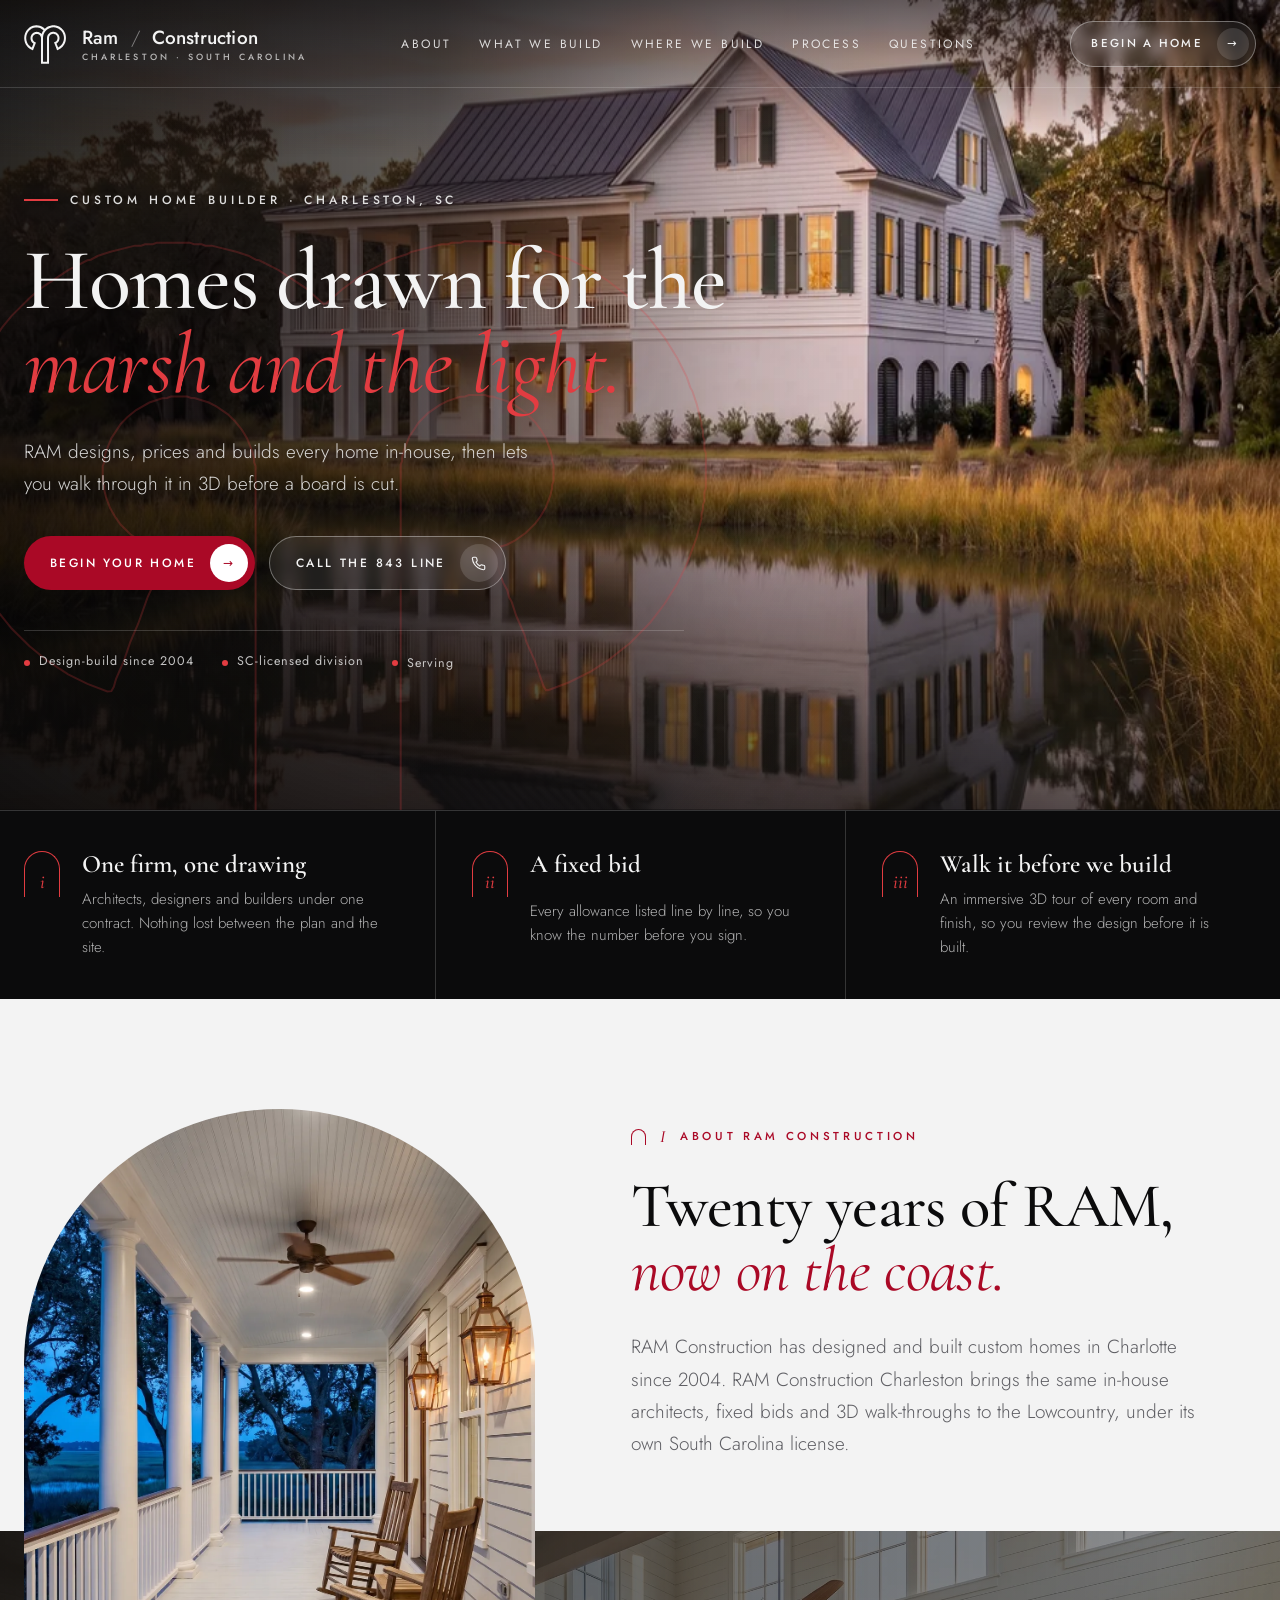
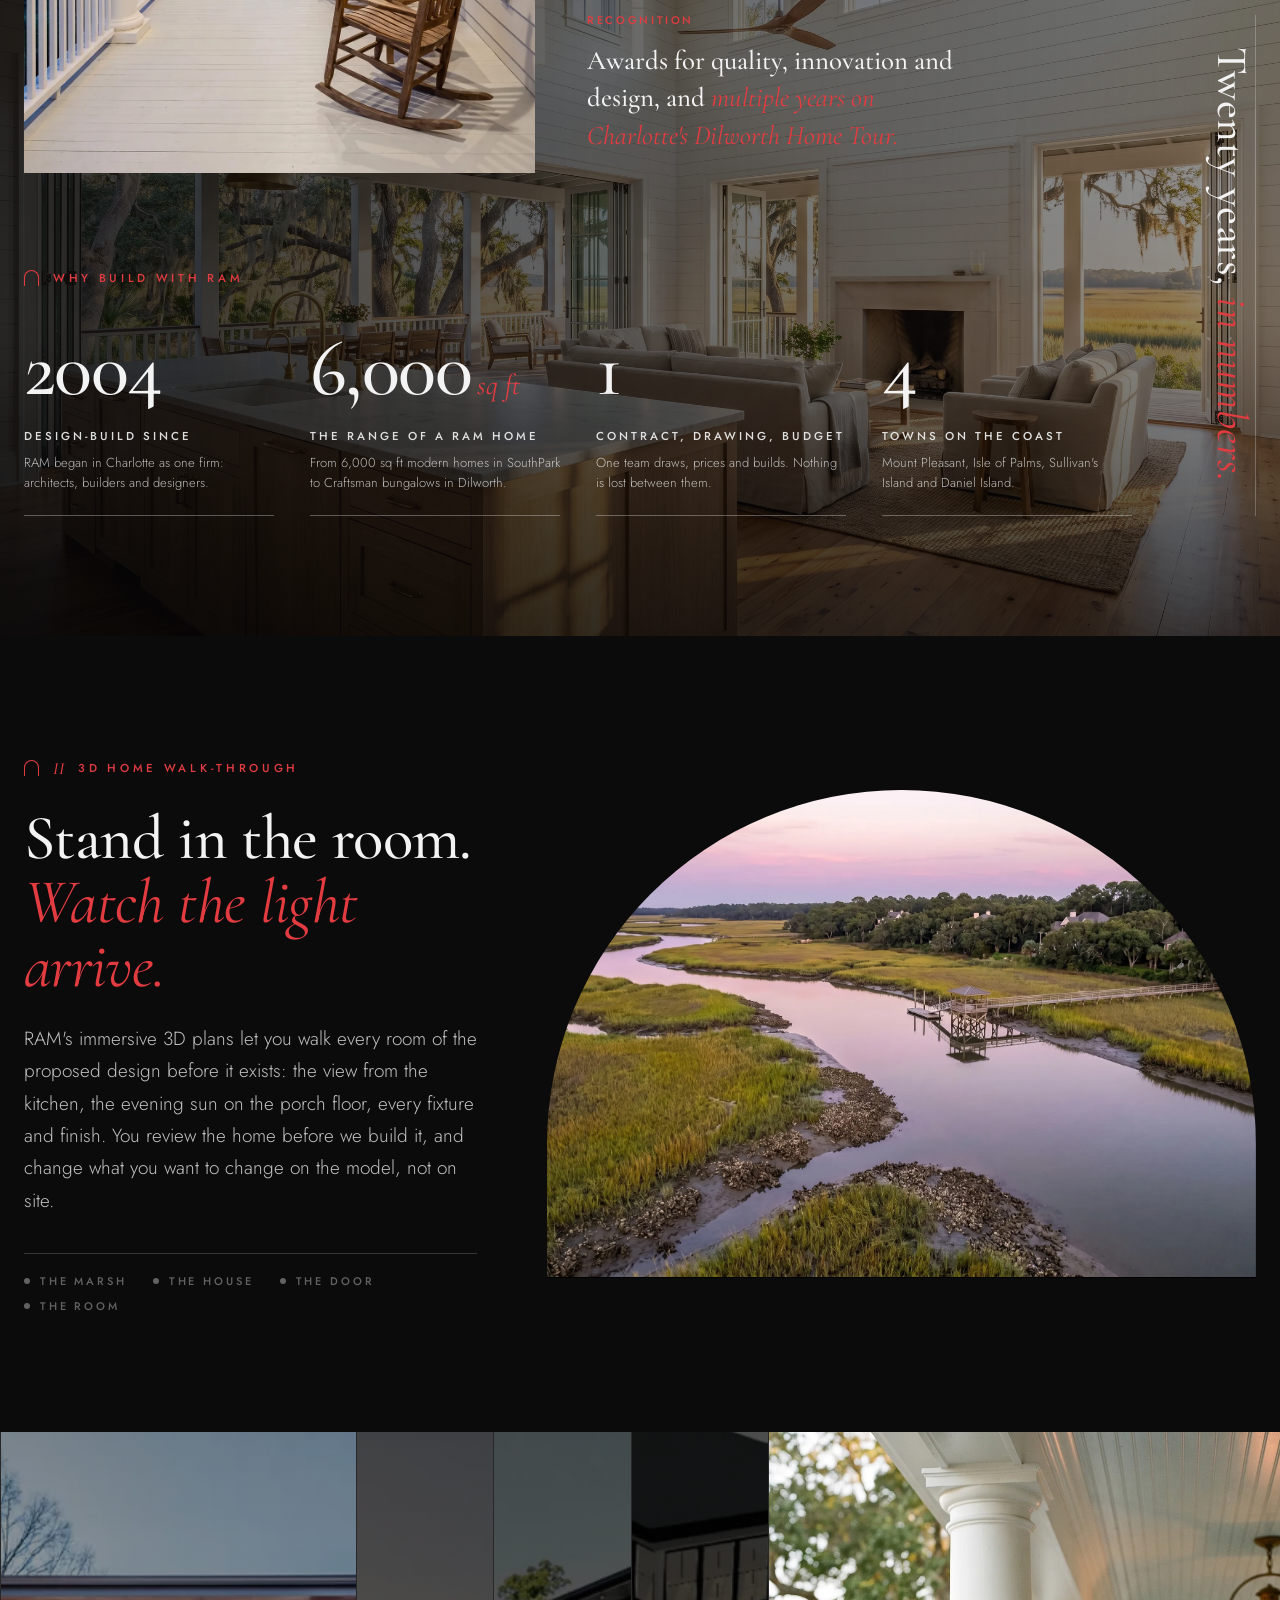
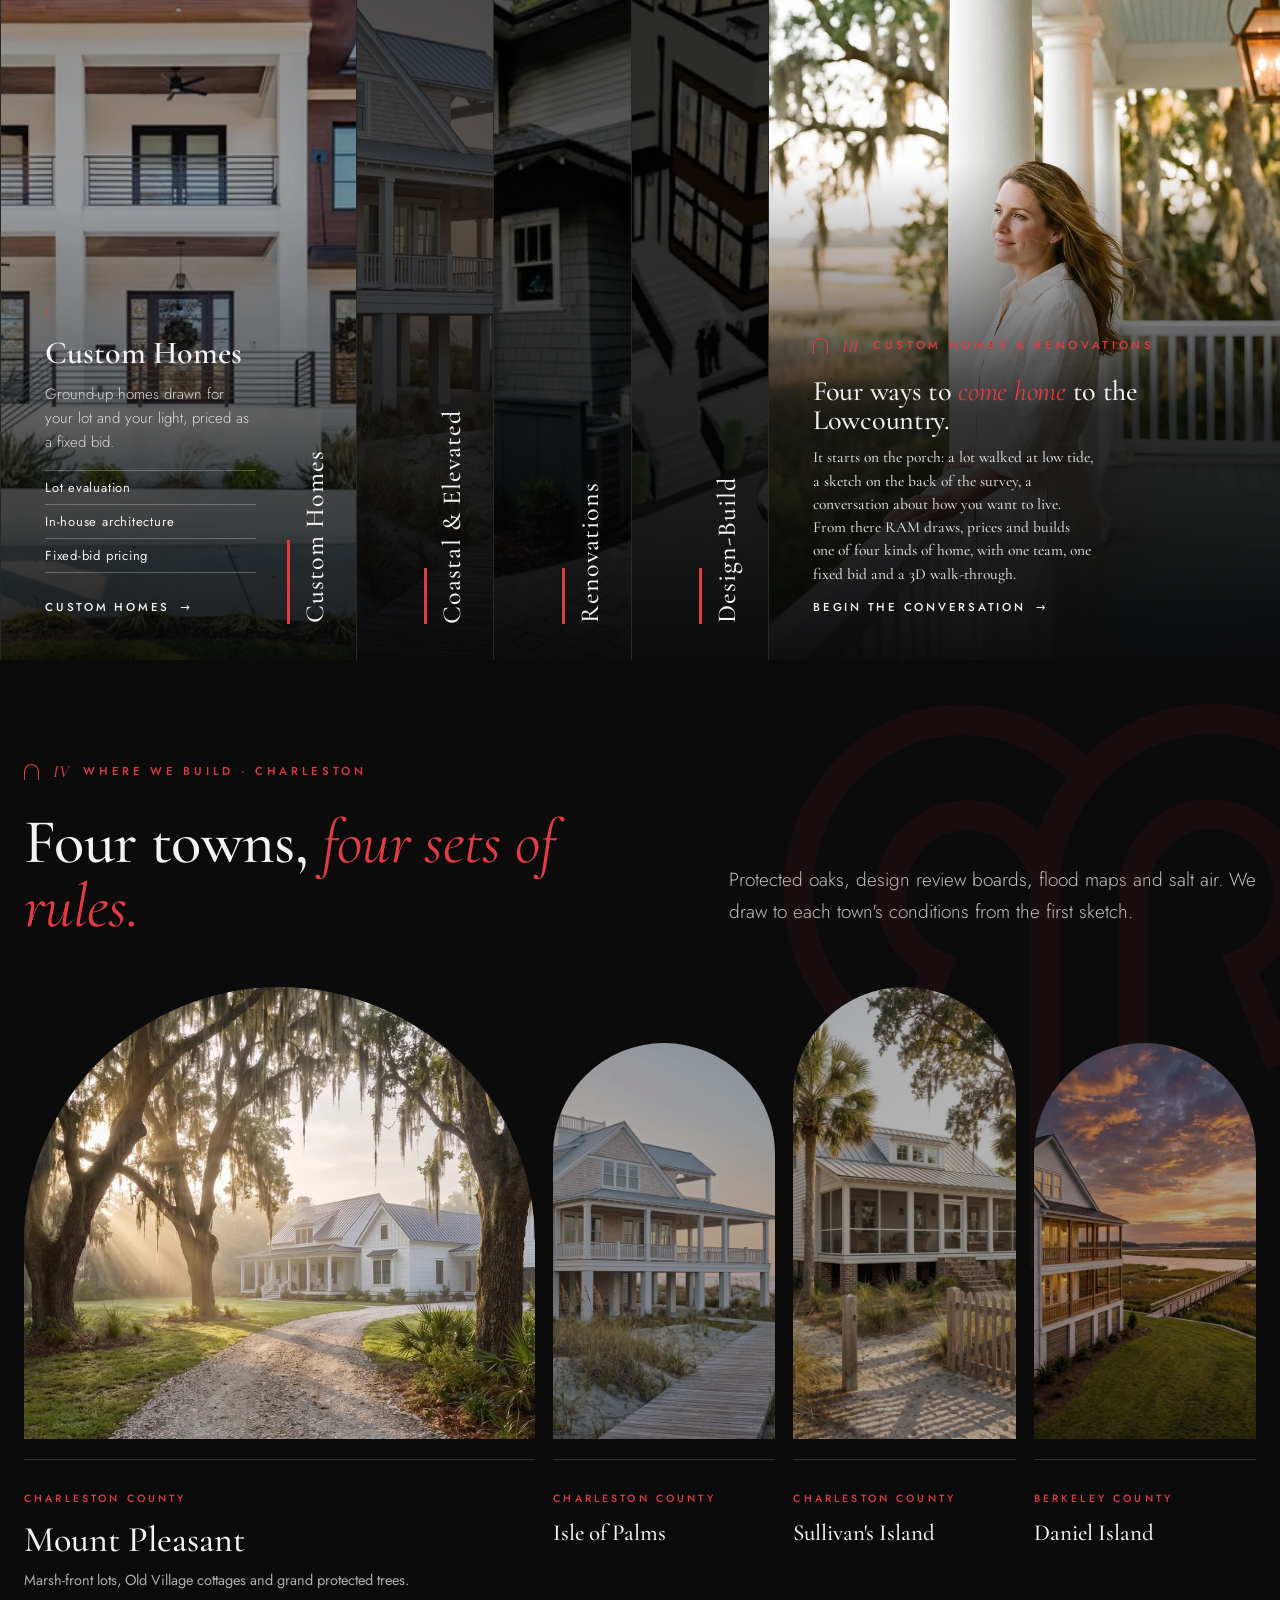
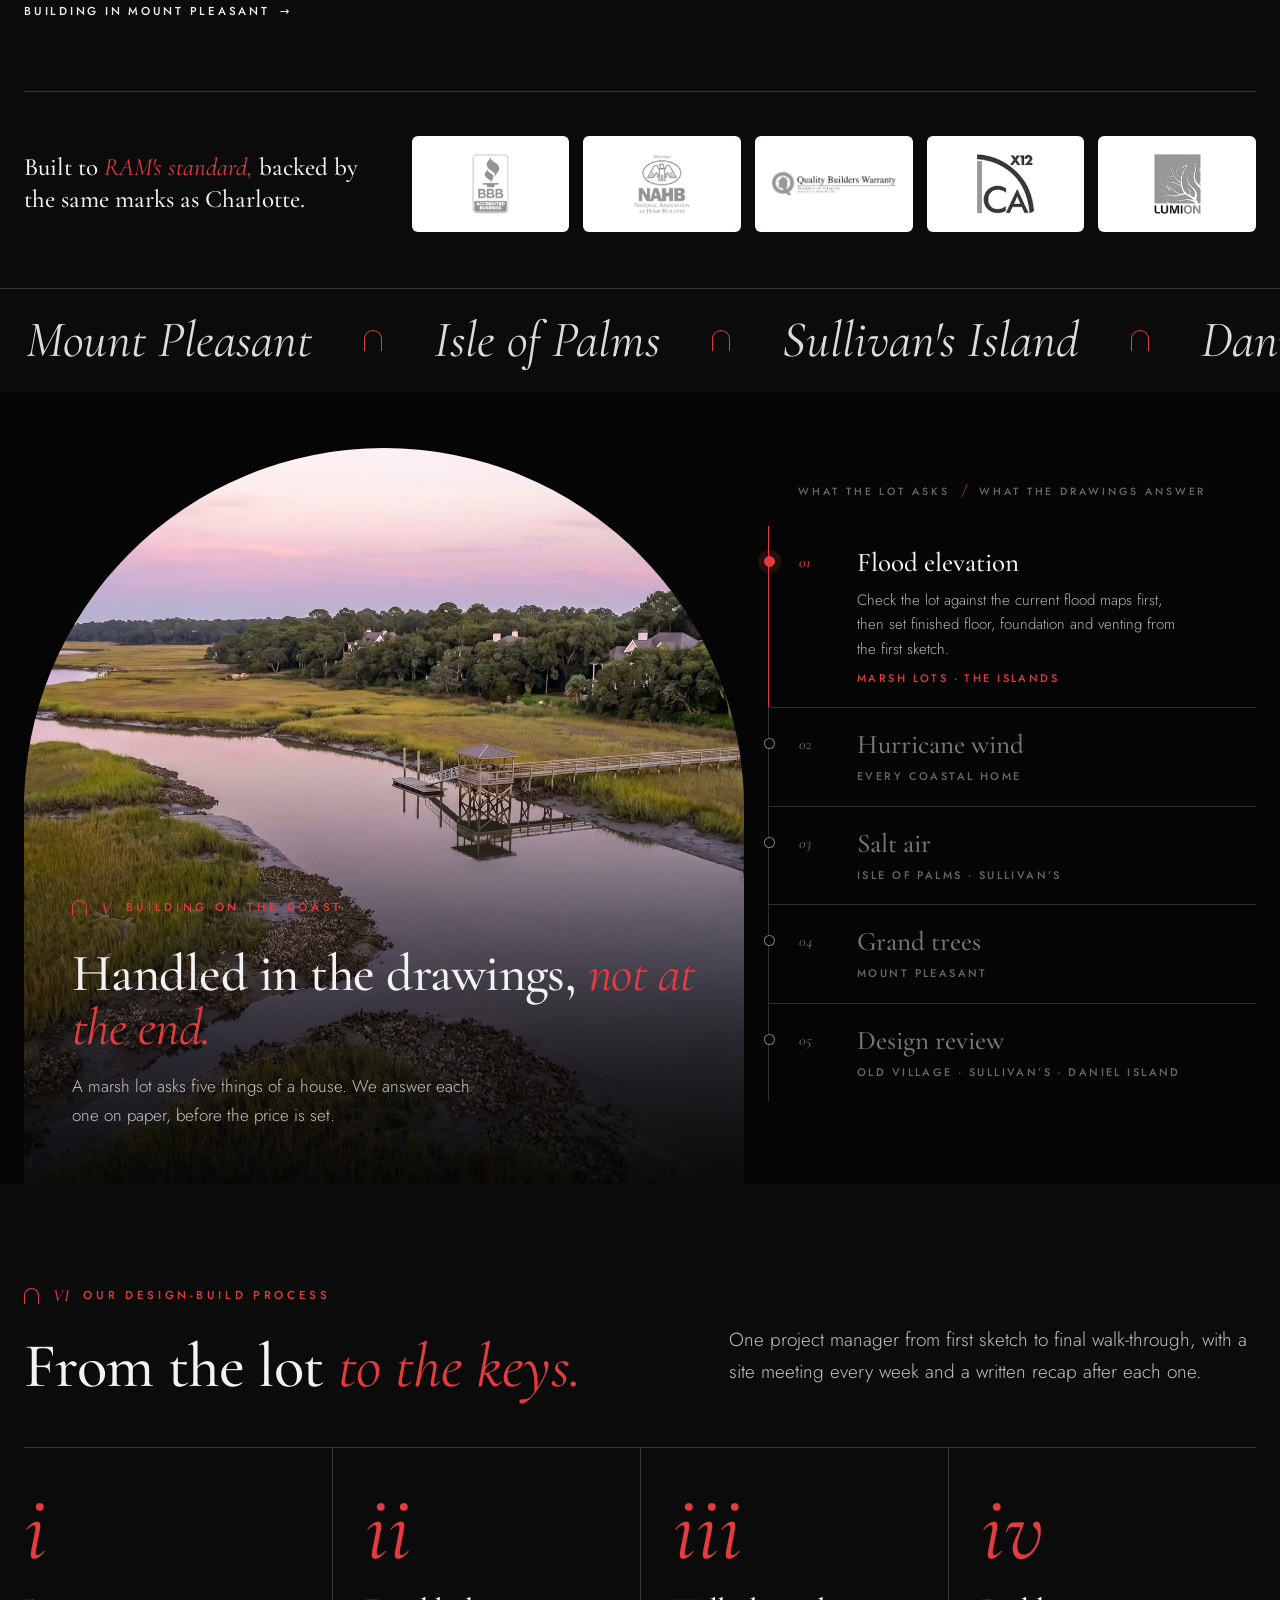
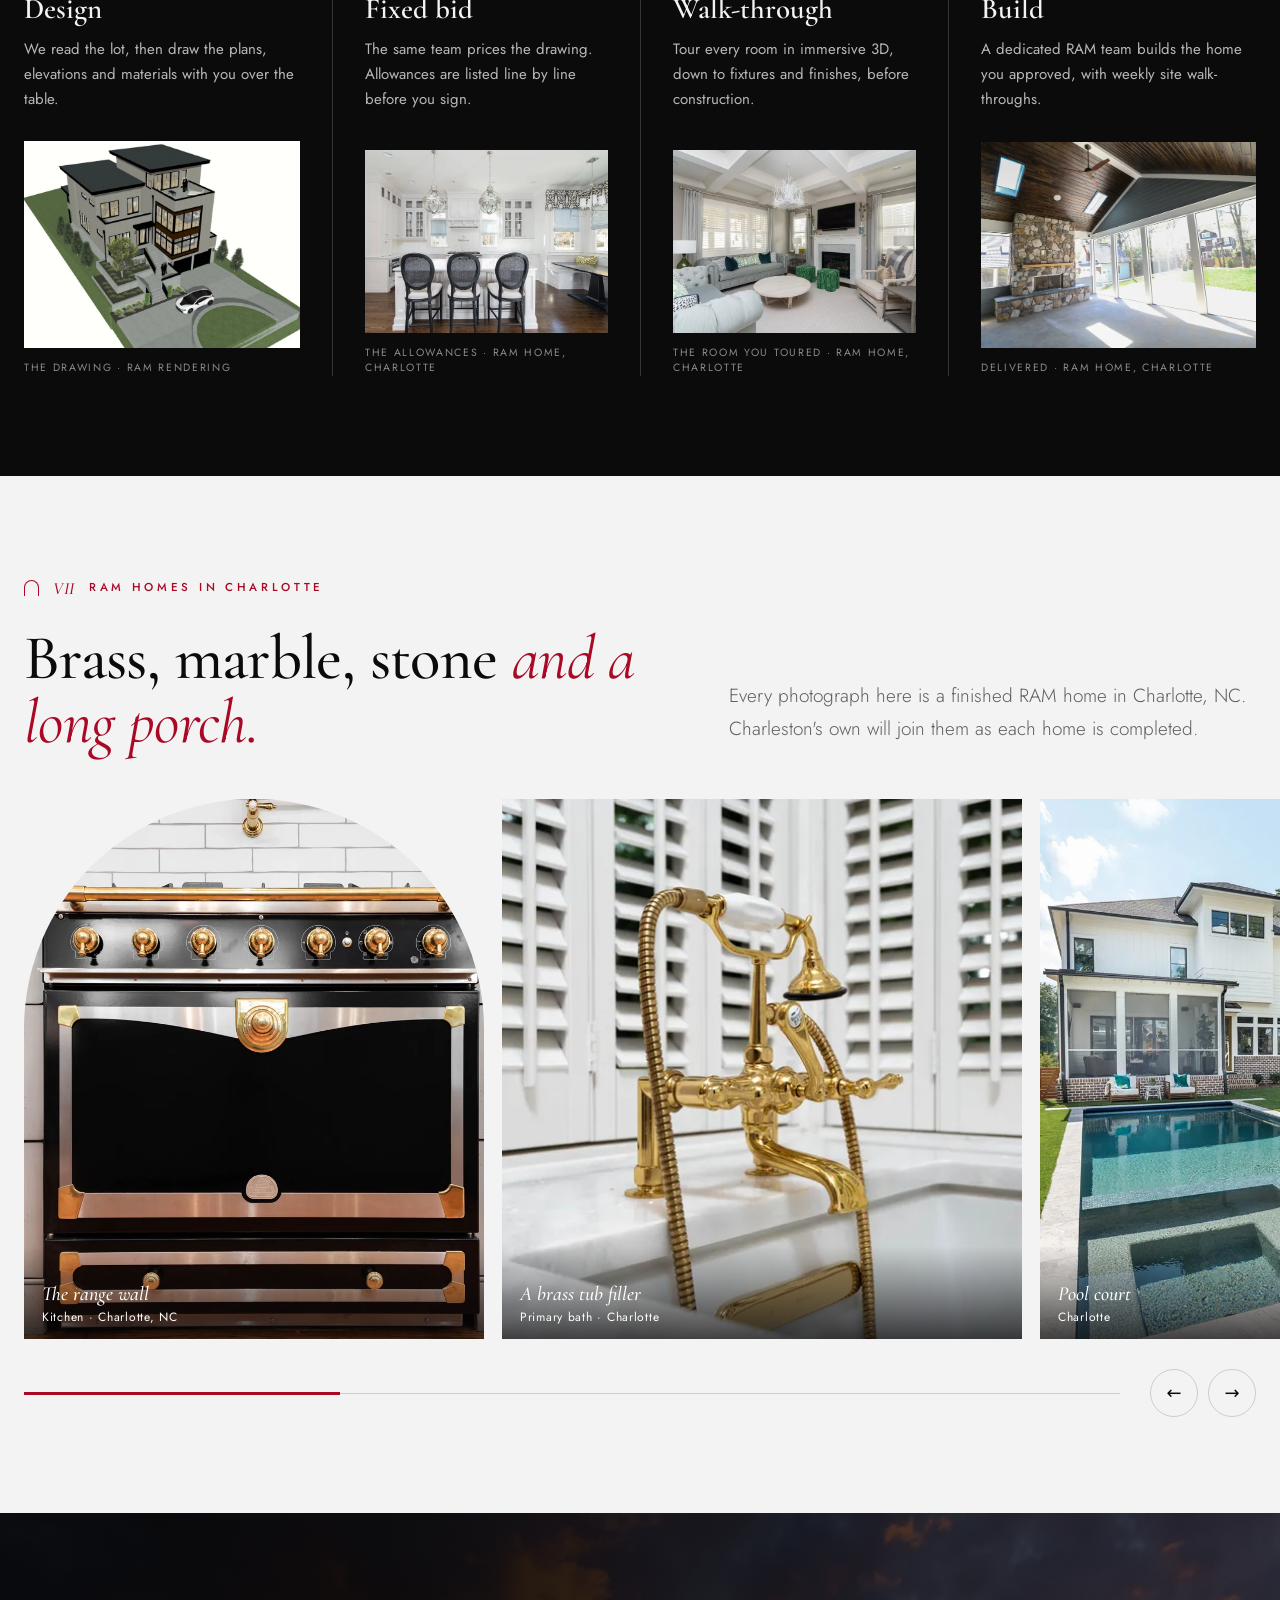
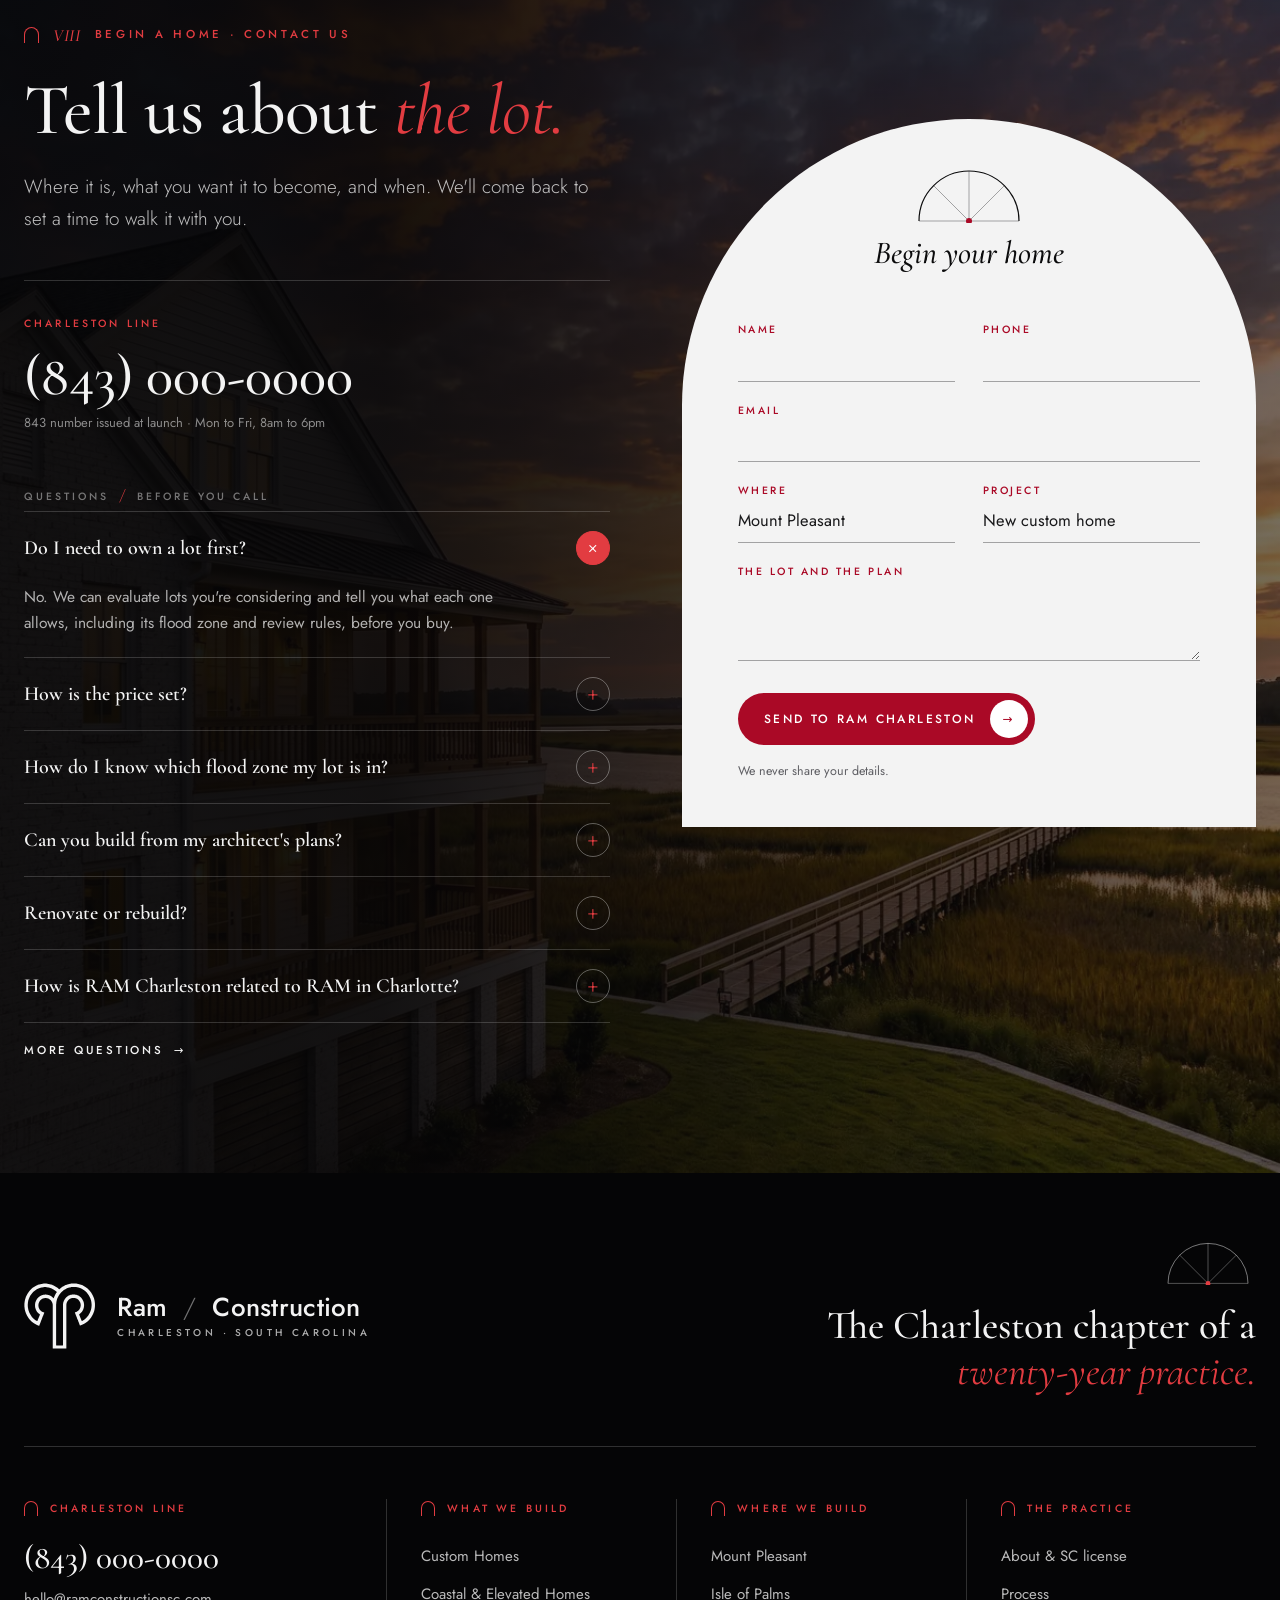
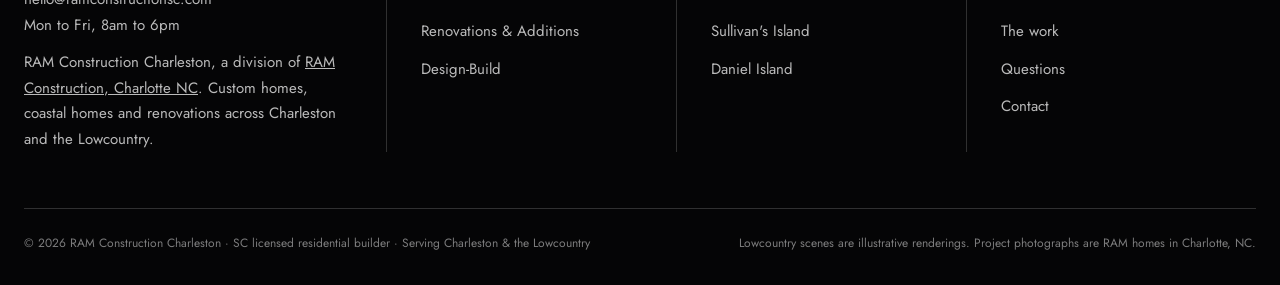
<file: index.html>
<!doctype html>
<html lang="en">
<head>
<meta charset="utf-8">
<meta name="viewport" content="width=device-width, initial-scale=1">
<title>Custom Home Builder in Charleston, SC | RAM Construction Charleston</title>
<meta name="description" content="RAM Construction Charleston designs, prices and builds custom homes in-house for Mount Pleasant, Isle of Palms, Sullivan's Island and Daniel Island. Fixed bids and a 3D walk-through before we build.">
<meta property="og:title" content="RAM Construction Charleston · Custom homes drawn for the Lowcountry">
<meta property="og:image" content="img/w/hero-lowcountry-custom-home-marsh-golden-hour-2400.webp">
<link rel="icon" href="img/brand/ram-logo--bw.svg">
<link rel="preconnect" href="https://fonts.googleapis.com">
<link rel="preconnect" href="https://fonts.gstatic.com" crossorigin>
<link href="https://fonts.googleapis.com/css2?family=Cormorant+Garamond:ital,wght@0,500;0,600;1,400;1,500&family=Jost:wght@300;400;500;600&display=swap" rel="stylesheet">
<link rel="preload" as="image" href="img/w/hero-lowcountry-custom-home-marsh-golden-hour-2400.webp" media="(min-width: 861px)">
<link rel="preload" as="image" href="img/w/hero-lowcountry-portrait-900.webp" media="(max-width: 860px)">
<script>document.documentElement.classList.add('js')</script>
<link rel="stylesheet" href="css/charleston.css">
</head>
<body>
<svg width="0" height="0" style="position:absolute" aria-hidden="true"><defs><symbol id="ram-mark" viewBox="190 128 528 488"><use href="#glyphdef"/></symbol><path id="glyphdef" fill="currentColor" fill-rule="evenodd" d="M620.5 143.2 L610.2 139.8 L608.0 138.5 L604.2 137.8 L600.5 136.2 L591.5 134.0 L589.2 134.0 L586.5 133.0 L582.2 133.0 L579.5 132.0 L573.2 132.0 L570.5 131.0 L548.2 131.0 L545.5 132.0 L539.2 132.0 L536.5 133.0 L532.2 133.0 L510.8 138.5 L508.5 139.8 L498.2 143.2 L482.8 151.0 L474.2 156.2 L463.0 164.5 L452.0 174.2 L450.2 174.5 L437.8 163.5 L419.0 151.0 L405.5 144.2 L403.2 143.8 L398.5 141.2 L389.5 138.2 L372.5 134.0 L368.2 134.0 L365.5 133.0 L360.2 133.0 L357.5 132.0 L334.2 132.0 L331.5 133.0 L326.2 133.0 L323.5 134.0 L319.2 134.0 L302.2 138.2 L293.2 141.2 L288.5 143.8 L286.2 144.2 L272.8 151.0 L254.0 163.5 L245.8 170.5 L233.5 182.8 L227.5 190.0 L216.0 206.8 L207.2 223.2 L206.8 225.5 L204.2 230.2 L202.8 235.5 L201.5 237.8 L198.8 248.5 L197.2 252.2 L196.0 260.5 L195.0 263.2 L195.0 267.5 L194.0 270.2 L194.0 276.5 L193.0 279.2 L193.0 303.5 L194.0 306.2 L194.0 312.5 L195.0 315.2 L195.0 319.5 L199.2 337.5 L204.2 352.5 L213.0 371.0 L224.5 388.8 L233.5 400.0 L245.8 412.2 L258.0 422.2 L272.8 431.8 L286.2 438.5 L300.0 443.8 L302.8 443.5 L304.5 440.5 L306.0 435.2 L311.5 422.5 L316.0 409.2 L321.5 396.5 L328.0 378.2 L332.5 368.5 L340.2 348.0 L339.8 346.2 L329.2 342.8 L323.8 340.0 L316.0 334.5 L309.2 327.8 L305.8 323.0 L302.0 316.5 L299.0 308.5 L297.8 303.5 L297.8 301.2 L296.8 298.5 L296.8 287.2 L297.8 284.5 L297.8 282.2 L299.0 277.2 L302.8 267.8 L309.2 258.0 L313.8 253.2 L320.0 248.2 L329.2 243.0 L338.2 240.0 L341.5 239.8 L344.2 238.8 L355.5 238.8 L358.2 239.8 L360.5 239.8 L370.5 243.0 L376.0 245.8 L383.8 251.2 L388.5 255.8 L393.5 262.0 L397.0 267.8 L400.8 277.2 L402.0 282.2 L402.0 284.5 L403.0 287.2 L403.0 611.2 L403.5 612.2 L404.5 612.8 L502.2 612.8 L503.2 612.2 L503.8 611.2 L503.8 286.2 L504.8 283.5 L504.8 281.2 L506.0 276.2 L509.8 266.8 L516.2 257.0 L523.0 250.2 L530.8 244.8 L536.2 242.0 L545.2 239.0 L548.5 238.8 L551.2 237.8 L562.5 237.8 L565.2 238.8 L567.5 238.8 L577.5 242.0 L583.0 244.8 L590.8 250.2 L597.5 257.0 L601.0 261.8 L604.8 268.2 L607.8 276.2 L609.0 281.2 L609.0 283.5 L610.0 286.2 L610.0 297.5 L609.0 300.2 L609.0 302.5 L607.8 307.5 L604.8 315.5 L601.0 322.0 L597.5 326.8 L590.8 333.5 L583.0 339.0 L577.5 341.8 L569.2 344.2 L567.0 345.8 L567.2 348.5 L568.8 351.2 L575.2 368.5 L577.8 373.2 L579.2 378.5 L580.8 381.2 L584.2 391.5 L589.8 404.2 L591.2 409.5 L596.8 422.2 L603.2 440.5 L604.8 442.8 L606.2 442.8 L620.5 437.5 L636.0 429.8 L647.8 422.2 L663.0 410.2 L677.2 395.8 L687.2 382.8 L695.8 369.0 L702.5 355.5 L709.5 336.5 L712.8 323.5 L712.8 320.2 L713.8 317.5 L713.8 314.2 L714.8 311.5 L714.8 305.2 L715.8 302.5 L715.8 278.2 L714.8 275.5 L714.8 269.2 L713.8 266.5 L713.8 262.2 L712.8 259.5 L712.8 257.2 L709.5 244.2 L706.5 235.2 L705.0 232.5 L702.5 225.2 L695.8 211.8 L687.2 198.0 L675.2 182.8 L660.8 168.5 L647.8 158.5 L636.0 151.0Z M397.5 169.2 L395.2 168.8 L390.5 166.2 L378.5 162.2 L373.5 161.0 L371.2 161.0 L368.5 160.0 L365.2 160.0 L362.5 159.0 L356.2 159.0 L353.5 158.0 L338.2 158.0 L335.5 159.0 L329.2 159.0 L326.5 160.0 L323.2 160.0 L320.5 161.0 L318.2 161.0 L313.2 162.2 L301.2 166.2 L298.5 167.8 L296.2 168.2 L281.8 176.0 L272.0 182.5 L259.8 192.5 L251.5 201.0 L241.5 214.0 L236.0 222.8 L229.2 236.2 L228.8 238.5 L225.2 246.2 L223.8 252.5 L222.2 256.2 L221.0 261.2 L221.0 263.5 L220.0 266.2 L220.0 269.5 L219.0 272.2 L219.0 278.5 L218.0 281.2 L218.0 301.5 L219.0 304.2 L219.0 310.5 L220.0 313.2 L220.0 315.5 L221.0 318.2 L221.0 320.5 L223.2 329.5 L229.2 346.5 L235.0 358.0 L247.5 376.8 L255.5 386.0 L268.0 397.2 L278.2 404.5 L287.0 409.8 L288.8 409.5 L290.5 406.5 L291.0 404.2 L306.5 366.5 L308.0 361.0 L306.8 359.5 L298.8 353.5 L291.2 346.0 L286.2 339.8 L279.0 327.5 L274.0 313.5 L272.8 308.5 L272.8 305.2 L271.8 302.5 L271.8 283.2 L272.8 280.5 L272.8 277.2 L274.0 272.2 L279.0 258.2 L283.8 249.8 L290.2 241.0 L297.8 233.2 L305.0 227.2 L313.8 221.8 L317.5 220.5 L322.2 218.0 L333.2 214.8 L335.5 214.8 L338.2 213.8 L342.5 213.8 L345.2 212.8 L354.5 212.8 L357.2 213.8 L362.5 213.8 L371.5 216.0 L382.5 220.0 L394.8 227.2 L401.0 232.2 L408.8 240.0 L410.2 240.0 L415.0 227.2 L423.8 209.8 L432.8 196.0 L433.0 194.0 L429.8 190.5 L419.8 182.5 L405.0 173.0Z M610.5 167.2 L593.5 161.2 L584.5 159.0 L581.2 159.0 L578.5 158.0 L573.2 158.0 L570.5 157.0 L548.2 157.0 L545.5 158.0 L540.2 158.0 L537.5 159.0 L535.2 159.0 L532.5 160.0 L530.2 160.0 L525.2 161.2 L508.2 167.2 L496.8 173.0 L485.2 180.2 L477.0 186.5 L466.5 195.8 L458.5 205.0 L450.2 216.2 L444.0 226.8 L437.2 241.2 L433.2 253.2 L431.0 262.2 L431.0 264.5 L430.0 267.2 L430.0 271.5 L429.0 274.2 L429.0 282.5 L428.0 285.2 L428.0 588.2 L428.5 589.2 L429.5 589.8 L477.2 589.8 L478.2 589.2 L478.8 588.2 L478.8 284.2 L479.8 281.5 L479.8 277.2 L481.0 272.2 L485.0 260.2 L489.8 250.8 L494.2 244.0 L503.8 233.2 L511.0 227.2 L517.8 222.8 L527.2 218.0 L536.2 215.0 L541.2 213.8 L543.5 213.8 L546.2 212.8 L567.5 212.8 L570.2 213.8 L572.5 213.8 L577.5 215.0 L586.5 218.0 L596.0 222.8 L602.8 227.2 L610.0 233.2 L615.5 239.0 L621.8 247.2 L628.8 260.2 L631.8 269.2 L634.0 278.2 L634.0 281.8 L635.0 286.0 L635.0 299.5 L634.0 302.2 L634.0 305.5 L633.0 308.2 L633.0 310.5 L628.8 323.5 L625.0 331.0 L619.5 339.8 L610.0 350.5 L598.2 360.0 L599.2 364.5 L601.8 369.2 L602.2 371.5 L603.8 374.2 L606.2 381.5 L608.8 386.2 L613.2 398.5 L618.0 408.5 L619.8 408.8 L624.0 406.8 L640.8 395.2 L652.2 385.0 L660.2 375.8 L666.5 367.5 L673.8 356.0 L679.5 344.5 L685.5 327.5 L688.8 314.5 L688.8 311.2 L689.8 308.5 L689.8 302.2 L690.8 299.5 L690.8 281.2 L689.8 278.5 L689.8 272.2 L688.8 269.5 L688.8 266.2 L685.5 253.2 L681.5 241.2 L679.0 236.5 L678.5 234.2 L670.8 219.8 L664.2 210.0 L653.2 196.8 L640.8 185.5 L624.0 174.0Z"/><path id="horndef" d="M620.5 143.2 L610.2 139.8 L608.0 138.5 L604.2 137.8 L600.5 136.2 L591.5 134.0 L589.2 134.0 L586.5 133.0 L582.2 133.0 L579.5 132.0 L573.2 132.0 L570.5 131.0 L548.2 131.0 L545.5 132.0 L539.2 132.0 L536.5 133.0 L532.2 133.0 L510.8 138.5 L508.5 139.8 L498.2 143.2 L482.8 151.0 L474.2 156.2 L463.0 164.5 L452.0 174.2 L450.2 174.5 L437.8 163.5 L419.0 151.0 L405.5 144.2 L403.2 143.8 L398.5 141.2 L389.5 138.2 L372.5 134.0 L368.2 134.0 L365.5 133.0 L360.2 133.0 L357.5 132.0 L334.2 132.0 L331.5 133.0 L326.2 133.0 L323.5 134.0 L319.2 134.0 L302.2 138.2 L293.2 141.2 L288.5 143.8 L286.2 144.2 L272.8 151.0 L254.0 163.5 L245.8 170.5 L233.5 182.8 L227.5 190.0 L216.0 206.8 L207.2 223.2 L206.8 225.5 L204.2 230.2 L202.8 235.5 L201.5 237.8 L198.8 248.5 L197.2 252.2 L196.0 260.5 L195.0 263.2 L195.0 267.5 L194.0 270.2 L194.0 276.5 L193.0 279.2 L193.0 303.5 L194.0 306.2 L194.0 312.5 L195.0 315.2 L195.0 319.5 L199.2 337.5 L204.2 352.5 L213.0 371.0 L224.5 388.8 L233.5 400.0 L245.8 412.2 L258.0 422.2 L272.8 431.8 L286.2 438.5 L300.0 443.8 L302.8 443.5 L304.5 440.5 L306.0 435.2 L311.5 422.5 L316.0 409.2 L321.5 396.5 L328.0 378.2 L332.5 368.5 L340.2 348.0 L339.8 346.2 L329.2 342.8 L323.8 340.0 L316.0 334.5 L309.2 327.8 L305.8 323.0 L302.0 316.5 L299.0 308.5 L297.8 303.5 L297.8 301.2 L296.8 298.5 L296.8 287.2 L297.8 284.5 L297.8 282.2 L299.0 277.2 L302.8 267.8 L309.2 258.0 L313.8 253.2 L320.0 248.2 L329.2 243.0 L338.2 240.0 L341.5 239.8 L344.2 238.8 L355.5 238.8 L358.2 239.8 L360.5 239.8 L370.5 243.0 L376.0 245.8 L383.8 251.2 L388.5 255.8 L393.5 262.0 L397.0 267.8 L400.8 277.2 L402.0 282.2 L402.0 284.5 L403.0 287.2 L403.0 611.2 L403.5 612.2 L404.5 612.8 L502.2 612.8 L503.2 612.2 L503.8 611.2 L503.8 286.2 L504.8 283.5 L504.8 281.2 L506.0 276.2 L509.8 266.8 L516.2 257.0 L523.0 250.2 L530.8 244.8 L536.2 242.0 L545.2 239.0 L548.5 238.8 L551.2 237.8 L562.5 237.8 L565.2 238.8 L567.5 238.8 L577.5 242.0 L583.0 244.8 L590.8 250.2 L597.5 257.0 L601.0 261.8 L604.8 268.2 L607.8 276.2 L609.0 281.2 L609.0 283.5 L610.0 286.2 L610.0 297.5 L609.0 300.2 L609.0 302.5 L607.8 307.5 L604.8 315.5 L601.0 322.0 L597.5 326.8 L590.8 333.5 L583.0 339.0 L577.5 341.8 L569.2 344.2 L567.0 345.8 L567.2 348.5 L568.8 351.2 L575.2 368.5 L577.8 373.2 L579.2 378.5 L580.8 381.2 L584.2 391.5 L589.8 404.2 L591.2 409.5 L596.8 422.2 L603.2 440.5 L604.8 442.8 L606.2 442.8 L620.5 437.5 L636.0 429.8 L647.8 422.2 L663.0 410.2 L677.2 395.8 L687.2 382.8 L695.8 369.0 L702.5 355.5 L709.5 336.5 L712.8 323.5 L712.8 320.2 L713.8 317.5 L713.8 314.2 L714.8 311.5 L714.8 305.2 L715.8 302.5 L715.8 278.2 L714.8 275.5 L714.8 269.2 L713.8 266.5 L713.8 262.2 L712.8 259.5 L712.8 257.2 L709.5 244.2 L706.5 235.2 L705.0 232.5 L702.5 225.2 L695.8 211.8 L687.2 198.0 L675.2 182.8 L660.8 168.5 L647.8 158.5 L636.0 151.0Z"/></defs></svg>

<!-- ═════ masthead ═════ -->
<header class="hdr" id="hdr">
  <div class="hdr-row">
    <a class="lockup" href="#top" aria-label="Ram Construction Charleston, home">
      <svg class="mark" aria-hidden="true"><use href="#ram-mark"/></svg>
      <span class="wm"><b>Ram <i>/</i> Construction</b><small>Charleston · South Carolina</small></span>
    </a>
    <nav class="hdr-nav" aria-label="Primary">
      <a href="about.html">About</a>
      <a href="#services">What we build</a>
      <a href="#areas">Where we build</a>
      <a href="#process">Process</a>
      <a href="faq.html">Questions</a>
    </nav>
    <div class="hdr-cta">
      <a class="hdr-tel" href="tel:+18430000000">(843) 000-0000</a>
      <a class="btn btn-glass" href="#door">Begin a home <span class="disc" aria-hidden="true">&rarr;</span></a>
    </div>
    <div class="hdr-m">
      <a href="tel:+18430000000" aria-label="Call RAM Construction Charleston"><svg width="18" height="18" viewBox="0 0 24 24" fill="none" stroke="currentColor" stroke-width="1.6"><path d="M22 16.9v3a2 2 0 0 1-2.2 2 19.8 19.8 0 0 1-8.6-3 19.5 19.5 0 0 1-6-6 19.8 19.8 0 0 1-3-8.7A2 2 0 0 1 4.1 2h3a2 2 0 0 1 2 1.7c.1 1 .4 2 .7 2.8a2 2 0 0 1-.5 2.1L8.1 9.9a16 16 0 0 0 6 6l1.3-1.3a2 2 0 0 1 2.1-.4c.9.3 1.9.5 2.8.7a2 2 0 0 1 1.7 2Z"/></svg></a>
      <button type="button" aria-label="Open menu" aria-controls="mnav" aria-expanded="false" id="mopen"><svg width="20" height="20" viewBox="0 0 24 24" fill="none" stroke="currentColor" stroke-width="1.6"><path d="M3 8h18M3 16h18"/></svg></button>
    </div>
  </div>
</header>

<div class="mnav" id="mnav" role="dialog" aria-label="Menu">
  <div class="mnav-top"><svg class="mark" aria-hidden="true"><use href="#ram-mark"/></svg><button type="button" id="mclose" aria-label="Close menu">&times;</button></div>
  <nav aria-label="Mobile">
    <a href="about.html">About</a><a href="#services">What we <em>build</em></a><a href="#areas">Where we <em>build</em></a><a href="#work">The work</a><a href="#process">Process</a><a href="faq.html">Questions</a><a href="contact.html">Contact</a>
  </nav>
  <a class="mtel" href="tel:+18430000000">(843) 000-0000</a>
  <a class="btn btn-red" href="#door">Begin a home <span class="disc" aria-hidden="true">&rarr;</span></a>
</div>

<main id="top">
<!-- ═════ hero ═════ -->
<section class="hero">
  <div class="hero-img">
    <picture>
      <source media="(max-width:860px)" srcset="img/w/hero-lowcountry-portrait-900.webp 900w, img/w/hero-lowcountry-portrait-1400.webp 1400w" sizes="100vw">
      <img src="img/w/hero-lowcountry-custom-home-marsh-golden-hour-2400.webp" width="2400" height="1340" fetchpriority="high" alt="A white Lowcountry custom home with double piazzas and a metal roof on the edge of a golden salt marsh at sunset, live oaks with Spanish moss either side">
    </picture>
  </div>
  <svg class="hero-horn" viewBox="190 128 528 488" aria-hidden="true"><use href="#horndef"/></svg>
  <div class="hero-in">
    <h1 class="hx">
      <span class="kicker">Custom home builder · Charleston, SC</span><span class="sr-only">. </span>
      <span class="display">
      <span class="w" style="animation-delay:.15s">Homes</span> <span class="w" style="animation-delay:.25s">drawn</span> <span class="w" style="animation-delay:.35s">for</span> <span class="w" style="animation-delay:.45s">the</span><br>
      <em><span class="w" style="animation-delay:.6s">marsh</span> <span class="w" style="animation-delay:.7s">and</span> <span class="w" style="animation-delay:.8s">the</span> <span class="w" style="animation-delay:.9s">light.</span></em>
      </span>
    </h1>
    <p class="lede rv is-in">RAM designs, prices and builds every home in-house, then lets you walk through it in 3D before a board is cut.</p>
    <div class="hero-cta">
      <a class="btn btn-red" href="#door">Begin your home <span class="disc" aria-hidden="true">&rarr;</span></a>
      <a class="btn btn-glass" href="tel:+18430000000" aria-label="Call the 843 line"><span class="lbl">Call the 843 line</span> <span class="disc" aria-hidden="true"><svg width="15" height="15" viewBox="0 0 24 24" fill="none" stroke="currentColor" stroke-width="1.8"><path d="M22 16.9v3a2 2 0 0 1-2.2 2 19.8 19.8 0 0 1-8.6-3 19.5 19.5 0 0 1-6-6 19.8 19.8 0 0 1-3-8.7A2 2 0 0 1 4.1 2h3a2 2 0 0 1 2 1.7c.1 1 .4 2 .7 2.8a2 2 0 0 1-.5 2.1L8.1 9.9a16 16 0 0 0 6 6l1.3-1.3a2 2 0 0 1 2.1-.4c.9.3 1.9.5 2.8.7a2 2 0 0 1 1.7 2Z"/></svg></span></a>
    </div>
    <ul class="chips">
      <li>Design-build since 2004</li>
      <li>SC-licensed division</li>
      <li>Serving <span class="cyc" id="cyc"><b>Mount Pleasant</b></span></li>
    </ul>
  </div>
</section>

<!-- ═════ the ledger, welded to the hero base ═════ -->
<div class="ledger">
  <div class="wrap ledger-row">
    <div class="ledger-item rv"><span class="mk">i</span><p class="lt">One firm, one drawing</p><p>Architects, designers and builders under one contract. Nothing lost between the plan and the site.</p></div>
    <div class="ledger-item rv d1"><span class="mk">ii</span><p class="lt">A fixed bid</p><p>Every allowance listed line by line, so you know the number before you sign.</p></div>
    <div class="ledger-item rv d2"><span class="mk">iii</span><p class="lt">Walk it before we build</p><p>An immersive 3D tour of every room and finish, so you review the design before it is built.</p></div>
  </div>
</div>

<!-- ═════ the chapter · twenty years, the piazza, the open room and the numbers, one composition ═════ -->
<section class="chapter" id="about">
  <div class="chapter-top">
    <div class="wrap chapter-grid">
      <figure class="chapter-art rv"><div class="arch"><img src="img/w/charleston-piazza-evening-1200.webp" width="1200" height="1607" loading="lazy" alt="A deep Charleston piazza at dusk with white columns, rocking chairs and copper gas lanterns, live oaks and marsh beyond"></div></figure>
      <div class="chapter-copy rv d1">
        <h2 class="hx"><span class="eyebrow"><i aria-hidden="true">I</i> About RAM Construction</span><span class="sr-only">. </span><span class="h2">Twenty years of RAM, <em>now on the coast.</em></span></h2>
        <p class="lede">RAM Construction has designed and built custom homes in Charlotte since 2004. RAM Construction Charleston brings the same in-house architects, fixed bids and 3D walk-throughs to the Lowcountry, under its own South Carolina license.</p>
      </div>
    </div>
  </div>
  <div class="chapter-band on-dark" aria-label="Why build with RAM">
    <div class="band-img"><img src="img/w/open-plan-great-room-porch-doors-2400.webp" width="2400" height="1340" loading="lazy" alt="Illustrative open-plan great room and kitchen of a Lowcountry home with glass doors folded open to a covered porch and the marsh"></div>
    <div class="band-in">
      <p class="band-pull rv"><span>Recognition</span>Awards for quality, innovation and design, and <em>multiple years on Charlotte's Dilworth Home Tour.</em></p>
      <div class="band-figs">
        <span class="eyebrow rv">Why build with RAM</span>
        <div class="figs">
          <div class="fig rv"><b>2004</b><span>Design-build since</span><small>RAM began in Charlotte as one firm: architects, builders and designers.</small></div>
          <div class="fig rv d1"><b>6,000<i>sq ft</i></b><span>The range of a RAM home</span><small>From 6,000 sq ft modern homes in SouthPark to Craftsman bungalows in Dilworth.</small></div>
          <div class="fig rv d2"><b>1</b><span>Contract, drawing, budget</span><small>One team draws, prices and builds. Nothing is lost between them.</small></div>
          <div class="fig rv d3"><b>4</b><span>Towns on the coast</span><small>Mount Pleasant, Isle of Palms, Sullivan's Island and Daniel Island.</small></div>
        </div>
      </div>
      <div class="numbers-title rv d1"><p>Twenty years, <em>in numbers.</em></p></div>
    </div>
  </div>
</section>

<!-- ═════ the window · a walk-through in four beats ═════ -->
<section class="window on-dark" id="walk">
  <div class="wrap window-grid">
    <div class="rv">
      <h2 class="hx"><span class="eyebrow"><i aria-hidden="true">II</i> 3D home walk-through</span><span class="sr-only">. </span><span class="h2">Stand in the room. <em>Watch the light arrive.</em></span></h2>
      <p class="lede">RAM's immersive 3D plans let you walk every room of the proposed design before it exists: the view from the kitchen, the evening sun on the porch floor, every fixture and finish. You review the home before we build it, and change what you want to change on the model, not on site.</p>
      <ol class="beats" aria-hidden="true"><li>The marsh</li><li>The house</li><li>The door</li><li>The room</li></ol>
    </div>
    <figure class="pane rv d1">
      <div class="pane-arch" role="img" aria-label="A walk-through drawn in four beats: the marsh, the house across the creek, its front door, and a sitting room open to the porch and the same marsh">
        <div class="beat b-marsh"><img src="img/w/tidal-creek-marsh-aerial-dusk-2400.webp" width="2400" height="1340" loading="lazy" alt=""></div>
        <div class="beat b-house"><img src="img/w/hero-lowcountry-custom-home-marsh-golden-hour-2400.webp" width="2400" height="1340" loading="lazy" alt=""></div>
        <div class="beat b-room"><img src="img/w/great-room-marsh-view-golden-hour-2400.webp" width="2400" height="1340" loading="lazy" alt=""></div>
        <div class="doors" aria-hidden="true"><span class="dl"></span><span class="dr"></span></div>
        <div class="dip" aria-hidden="true"></div>
        <!-- when the rendered walk-through clip exists, set data-src and it replaces the drawn sequence -->
        <video class="pane-video" muted loop playsinline preload="none" poster="img/w/great-room-marsh-view-golden-hour-1200.webp"></video>
      </div>
    </figure>
  </div>
</section>

<!-- ═════ services · the arcade ═════ -->
<section class="services" id="services">
    <div class="svc-acc" id="svc" aria-label="What we build">
      <figure class="svc-face">
        <img src="img/w/porch-portrait-woman-golden-hour-1200.webp" width="1200" height="1607" loading="lazy" alt="Illustrative: a woman on the deep piazza of a Lowcountry home at golden hour, one hand on the white railing, looking out to the live oaks and the marsh">
        <figcaption>
          <h2 class="hx"><span class="eyebrow"><i aria-hidden="true">III</i> Custom homes &amp; renovations</span><span class="sr-only">. </span><span class="h2">Four ways to <em>come home</em> to the Lowcountry.</span></h2>
          <p>It starts on the porch: a lot walked at low tide, a sketch on the back of the survey, a conversation about how you want to live. From there RAM draws, prices and builds one of four kinds of home, with one team, one fixed bid and a 3D walk-through.</p>
          <a class="more" href="#door">Begin the conversation <span>&rarr;</span></a>
        </figcaption>
      </figure>
      <a class="svc-pane is-open" href="#door">
        <img src="img/w/ram-two-storey-porches-800.webp" width="800" height="569" loading="lazy" alt="A RAM custom home with two storeys of deep covered porches and black steel railings">
        <span class="svc-tag" aria-hidden="true"><b>Custom Homes</b></span>
        <div class="svc-body"><span class="n">i</span><h3>Custom Homes</h3><p>Ground-up homes drawn for your lot and your light, priced as a fixed bid.</p><ul><li>Lot evaluation</li><li>In-house architecture</li><li>Fixed-bid pricing</li></ul><span class="more">Custom homes <span>&rarr;</span></span></div>
      </a>
      <a class="svc-pane" href="#door">
        <img src="img/w/isle-of-palms-elevated-beach-house-700.webp" width="700" height="938" loading="lazy" alt="Illustrative elevated beach house on white pilings behind grassy dunes on Isle of Palms">
        <span class="svc-tag" aria-hidden="true"><b>Coastal &amp; Elevated</b></span>
        <div class="svc-body"><span class="n">ii</span><h3>Coastal &amp; Elevated</h3><p>Raised above the flood line and built for wind and salt, with the porch where the breeze is.</p><ul><li>Flood-zone design</li><li>Wind-rated envelope</li><li>Salt-air materials</li></ul><span class="more">Coastal homes <span>&rarr;</span></span></div>
      </a>
      <a class="svc-pane" href="#door">
        <img src="img/w/ram-craftsman-porte-cochere-800.webp" width="800" height="533" loading="lazy" alt="A RAM craftsman home with a screened porch and stone porte-cochere">
        <span class="svc-tag" aria-hidden="true"><b>Renovations</b></span>
        <div class="svc-body"><span class="n">iii</span><h3>Renovations</h3><p>The right lot and the wrong layout: remodels and additions that keep what you love.</p><ul><li>Whole-home remodels</li><li>Additions</li><li>Historic review</li></ul><span class="more">Renovations <span>&rarr;</span></span></div>
      </a>
      <a class="svc-pane" href="#door">
        <img src="img/w/ram-3d-rendering-modern-800.webp" width="800" height="600" loading="lazy" alt="A RAM 3D rendering of a modern three-storey home with a motor court">
        <span class="svc-tag" aria-hidden="true"><b>Design-Build</b></span>
        <div class="svc-body"><span class="n">iv</span><h3>Design-Build</h3><p>One firm, one contract, one drawing and one budget, from the first sketch to the keys.</p><ul><li>One contract</li><li>One accountable team</li><li>3D walk-through</li></ul><span class="more">Design-build <span>&rarr;</span></span></div>
      </a>
    </div>
</section>

<!-- ═════ where we build · the colonnade ═════ -->
<section class="areas on-dark" id="areas">
  <svg class="watermark" viewBox="190 128 528 488" aria-hidden="true"><use href="#glyphdef"/></svg>
  <div class="wrap">
    <div class="sec-head">
      <h2 class="hx rv"><span class="eyebrow"><i aria-hidden="true">IV</i> Where we build · Charleston</span><span class="sr-only">. </span><span class="h2">Four towns, <em>four sets of rules.</em></span></h2>
      <p class="lede rv d1">Protected oaks, design review boards, flood maps and salt air. We draw to each town's conditions from the first sketch.</p>
    </div>
    <div class="colonnade acc" id="acc">
      <a class="area is-open rv" href="mount-pleasant.html"><div class="arch"><img src="img/w/mount-pleasant-live-oak-drive-700.webp" width="700" height="938" loading="lazy" alt="Illustrative gravel drive under live oaks with Spanish moss leading to a white home in Mount Pleasant"></div><div class="area-meta"><small>Charleston County</small><h3>Mount Pleasant</h3><p>Marsh-front lots, Old Village cottages and grand protected trees.</p><span class="more">Building in Mount Pleasant <span>&rarr;</span></span></div></a>
      <a class="area rv d1" href="isle-of-palms.html"><div class="arch"><img src="img/w/isle-of-palms-elevated-beach-house-700.webp" width="700" height="938" loading="lazy" alt="Illustrative elevated beach house behind the dunes on Isle of Palms"></div><div class="area-meta"><small>Charleston County</small><h3>Isle of Palms</h3><p>Elevated beach homes built for wind, water and salt.</p><span class="more">Building on Isle of Palms <span>&rarr;</span></span></div></a>
      <a class="area rv d2" href="sullivans-island.html"><div class="arch"><img src="img/w/sullivans-island-island-cottage-700.webp" width="700" height="938" loading="lazy" alt="Illustrative raised island cottage with a screened porch and palmettos on Sullivan's Island"></div><div class="area-meta"><small>Charleston County</small><h3>Sullivan's Island</h3><p>Island homes that fit a small, historic town and its design review.</p><span class="more">Building on Sullivan's <span>&rarr;</span></span></div></a>
      <a class="area rv d3" href="daniel-island.html"><div class="arch"><img src="img/w/daniel-island-waterfront-home-700.webp" width="700" height="938" loading="lazy" alt="Illustrative waterfront home with a long dock over the marsh at sunset on Daniel Island"></div><div class="area-meta"><small>Berkeley County</small><h3>Daniel Island</h3><p>Custom homes drawn inside the community's architectural guidelines.</p><span class="more">Building on Daniel Island <span>&rarr;</span></span></div></a>
    </div>
  </div>
  <div class="wrap creds-row rv" aria-label="Credentials">
    <p>Built to <em>RAM's standard,</em> backed by the same marks as Charlotte.</p>
    <ul class="plates">
      <li><img src="img/cred/bbb.png" alt="BBB Accredited Business" loading="lazy" width="120" height="120"></li>
      <li><img src="img/cred/nahb.png" alt="Member, National Association of Home Builders" loading="lazy" width="120" height="120"></li>
      <li><img src="img/cred/qbw.png" alt="Quality Builders Warranty" loading="lazy" width="200" height="60"></li>
      <li><img src="img/cred/ica-x12.png" alt="ICA X12" loading="lazy" width="120" height="120"></li>
      <li><img src="img/cred/lumion.png" alt="Lumion 3D rendering" loading="lazy" width="120" height="120"></li>
    </ul>
  </div>
  <div class="marquee" aria-hidden="true"><div class="marquee-track">
    <span>Mount Pleasant</span><span>Isle of Palms</span><span>Sullivan's Island</span><span>Daniel Island</span><span>Charleston</span>
    <span>Mount Pleasant</span><span>Isle of Palms</span><span>Sullivan's Island</span><span>Daniel Island</span><span>Charleston</span>
  </div></div>
</section>

<!-- ═════ coast · the datum: five conditions on a survey rail, each with the scene it governs ═════ -->
<section class="coast on-dark" id="coast">
  <div class="coast-photos">
    <div class="coast-ph is-on"><img src="img/w/tidal-creek-marsh-aerial-dusk-2400.webp" srcset="img/w/tidal-creek-marsh-aerial-dusk-1200.webp 1200w, img/w/tidal-creek-marsh-aerial-dusk-2400.webp 2400w" sizes="(max-width:860px) 100vw, 60vw" width="2400" loading="lazy" alt="Aerial view of a tidal creek winding through spartina marsh with a private dock at dusk"></div>
    <div class="coast-ph"><img src="img/w/coast-storm-shutters-squall-1600.webp" srcset="img/w/coast-storm-shutters-squall-800.webp 800w, img/w/coast-storm-shutters-squall-1600.webp 1600w" sizes="(max-width:860px) 100vw, 60vw" width="1600" loading="lazy" alt="An elevated white Lowcountry home with green Bahama shutters as a squall line crosses the marsh sky"></div>
    <div class="coast-ph"><img src="img/w/coast-salt-air-piazza-rail-1600.webp" srcset="img/w/coast-salt-air-piazza-rail-800.webp 800w, img/w/coast-salt-air-piazza-rail-1600.webp 1600w" sizes="(max-width:860px) 100vw, 60vw" width="1600" loading="lazy" style="object-position:50% 18%" alt="The corner of a white piazza rail with stainless fittings and a copper lantern, dunes and ocean haze beyond"></div>
    <div class="coast-ph"><img src="img/w/coast-house-between-live-oaks-1600.webp" srcset="img/w/coast-house-between-live-oaks-800.webp 800w, img/w/coast-house-between-live-oaks-1600.webp 1600w" sizes="(max-width:860px) 100vw, 60vw" width="1600" loading="lazy" style="object-position:50% 58%" alt="A white custom home sited between two grand live oaks, their limbs reaching over the roof"></div>
    <div class="coast-ph"><img src="img/w/drafting-table-lowcountry-drawings-1600.webp" srcset="img/w/drafting-table-lowcountry-drawings-800.webp 800w, img/w/drafting-table-lowcountry-drawings-1600.webp 1600w" sizes="(max-width:860px) 100vw, 60vw" width="1600" loading="lazy" style="object-position:50% 56%" alt="Architectural drawings of a Lowcountry home with a basswood model on a walnut drafting table"></div>
    <div class="coast-head rv">
      <h2 class="hx"><span class="eyebrow"><i aria-hidden="true">V</i> Building on the coast</span><span class="sr-only">. </span><span class="h2">Handled in the drawings, <em>not at the end.</em></span></h2>
      <p class="lede">A marsh lot asks five things of a house. We answer each one on paper, before the price is set.</p>
    </div>
  </div>
  <div class="coast-rail rv d1">
    <p class="datum-lab">What the lot asks <b><i>/</i> what the drawings answer</b></p>
    <div class="datum-list" id="datum">
      <button class="datum is-open" type="button" aria-expanded="true">
        <span class="datum-n">01</span>
        <span class="datum-b">
          <span class="datum-t">Flood elevation</span>
          <span class="datum-x"><span>Check the lot against the current flood maps first, then set finished floor, foundation and venting from the first sketch.</span></span>
          <span class="datum-w">Marsh lots · the islands</span>
        </span>
      </button>
      <button class="datum" type="button" aria-expanded="false">
        <span class="datum-n">02</span>
        <span class="datum-b">
          <span class="datum-t">Hurricane wind</span>
          <span class="datum-x"><span>Impact-rated openings, a continuous load path and roof tie-downs specified in the drawings.</span></span>
          <span class="datum-w">Every coastal home</span>
        </span>
      </button>
      <button class="datum" type="button" aria-expanded="false">
        <span class="datum-n">03</span>
        <span class="datum-b">
          <span class="datum-t">Salt air</span>
          <span class="datum-x"><span>Stainless fasteners, marine-grade finishes and siding chosen to last on the coast.</span></span>
          <span class="datum-w">Isle of Palms · Sullivan’s</span>
        </span>
      </button>
      <button class="datum" type="button" aria-expanded="false">
        <span class="datum-n">04</span>
        <span class="datum-b">
          <span class="datum-t">Grand trees</span>
          <span class="datum-x"><span>Survey the canopy before we draw, so the house is sited around the oaks.</span></span>
          <span class="datum-w">Mount Pleasant</span>
        </span>
      </button>
      <button class="datum" type="button" aria-expanded="false">
        <span class="datum-n">05</span>
        <span class="datum-b">
          <span class="datum-t">Design review</span>
          <span class="datum-x"><span>Prepare the drawings, elevations and 3D views each board asks to see.</span></span>
          <span class="datum-w">Old Village · Sullivan’s · Daniel Island</span>
        </span>
      </button>
    </div>
  </div>
</section>

<!-- ═════ process · four ruled columns ═════ -->
<section class="process on-dark" id="process">
  <div class="wrap">
    <div class="sec-head">
      <h2 class="hx rv"><span class="eyebrow"><i aria-hidden="true">VI</i> Our design-build process</span><span class="sr-only">. </span><span class="h2">From the lot <em>to the keys.</em></span></h2>
      <p class="lede rv d1">One project manager from first sketch to final walk-through, with a site meeting every week and a written recap after each one.</p>
    </div>
    <div class="steps">
      <div class="stepc rv"><span class="num">i</span><h3>Design</h3><p>We read the lot, then draw the plans, elevations and materials with you over the table.</p><figure><img src="img/w/ram-3d-rendering-modern-800.webp" width="800" height="600" loading="lazy" alt="RAM 3D design rendering of a modern home"><figcaption>The drawing · RAM rendering</figcaption></figure></div>
      <div class="stepc rv d1"><span class="num">ii</span><h3>Fixed bid</h3><p>The same team prices the drawing. Allowances are listed line by line before you sign.</p><figure><img src="img/w/ram-kitchen-island-lanterns-800.webp" width="800" height="567" loading="lazy" alt="RAM kitchen with a marble island and iron lanterns"><figcaption>The allowances · RAM home, Charlotte</figcaption></figure></div>
      <div class="stepc rv d2"><span class="num">iii</span><h3>Walk-through</h3><p>Tour every room in immersive 3D, down to fixtures and finishes, before construction.</p><figure><img src="img/w/ram-coffered-living-room-800.webp" width="800" height="534" loading="lazy" alt="Finished RAM living room with a coffered ceiling and fireplace"><figcaption>The room you toured · RAM home, Charlotte</figcaption></figure></div>
      <div class="stepc rv d3"><span class="num">iv</span><h3>Build</h3><p>A dedicated RAM team builds the home you approved, with weekly site walk-throughs.</p><figure><img src="img/w/ram-stone-fireplace-pavilion-800.webp" width="800" height="533" loading="lazy" alt="Stone fireplace in a RAM outdoor pavilion with a wood ceiling"><figcaption>Delivered · RAM home, Charlotte</figcaption></figure></div>
    </div>
  </div>
</section>

<!-- ═════ the work, up close ═════ -->
<section class="work" id="work">
  <div class="wrap">
    <div class="sec-head">
      <h2 class="hx rv"><span class="eyebrow"><i aria-hidden="true">VII</i> RAM homes in Charlotte</span><span class="sr-only">. </span><span class="h2">Brass, marble, stone <em>and a long porch.</em></span></h2>
      <p class="lede rv d1">Every photograph here is a finished RAM home in Charlotte, NC. Charleston's own will join them as each home is completed.</p>
    </div>
    <div class="slider">
      <div class="track" id="track" tabindex="0" aria-label="RAM homes, up close. Scroll sideways.">
        <figure class="slide s-arch rv"><img src="img/w/ram-range-brass-kitchen-1600.webp" width="1600" height="1002" loading="lazy" alt="Black and brass range beneath a white tile wall in a RAM kitchen"><figcaption><b>The range wall</b>Kitchen · Charlotte, NC</figcaption></figure>
        <figure class="slide s-m rv d1"><img src="img/w/ram-brass-tub-filler-800.webp" width="800" height="534" loading="lazy" alt="Brass floor-mounted tub filler beside plantation shutters"><figcaption><b>A brass tub filler</b>Primary bath · Charlotte</figcaption></figure>
        <figure class="slide s-t rv d2"><img src="img/w/ram-pool-courtyard-800.webp" width="640" height="960" loading="lazy" alt="Pool and spa behind a RAM home with a screened porch"><figcaption><b>Pool court</b>Charlotte</figcaption></figure>
        <figure class="slide s-w rv d3"><img src="img/w/ram-modern-home-balconies-1600.webp" width="1600" height="1123" loading="lazy" alt="A modern RAM home with stacked balconies and a landscaped front terrace"><figcaption><b>Two storeys of balconies</b>New build · Charlotte</figcaption></figure>
        <figure class="slide s-m"><img src="img/w/ram-outdoor-fireplace-porch-800.webp" width="800" height="533" loading="lazy" alt="Covered porch with a stone outdoor fireplace and wood ceiling"><figcaption><b>Fireside porch</b>Charlotte</figcaption></figure>
        <figure class="slide s-w"><img src="img/w/ram-screened-porch-wood-ceiling-800.webp" width="800" height="532" loading="lazy" alt="Screened porch with a vaulted wood ceiling and seating"><figcaption><b>The screened porch</b>Charlotte</figcaption></figure>
        <figure class="slide s-m"><img src="img/w/ram-pool-terrace-800.webp" width="800" height="534" loading="lazy" alt="Long pool and stone terrace behind a RAM home"><figcaption><b>Pool terrace</b>Charlotte</figcaption></figure>
        <figure class="slide s-m"><img src="img/w/ram-marble-bar-tap-800.webp" width="800" height="534" loading="lazy" alt="Brass tap set into a veined marble bar top in a RAM home"><figcaption><b>The bar tap</b>Marble · Charlotte</figcaption></figure>
      </div>
      <div class="slider-ui"><div class="slider-bar" aria-hidden="true"><i></i></div><div class="slider-nav"><button type="button" class="prev" aria-label="Previous">&larr;</button><button type="button" class="next" aria-label="Next">&rarr;</button></div></div>
    </div>
  </div>
</section>

<!-- ═════ the door: begin a home, the questions beneath the phone, the form beside them ═════ -->
<section class="door on-dark" id="door">
  <div class="door-bg"><img src="img/w/daniel-island-waterfront-home-1200.webp" width="1200" height="1607" loading="lazy" alt=""></div>
  <div class="wrap door-grid">
    <div class="rv">
      <h2 class="hx"><span class="eyebrow"><i aria-hidden="true">VIII</i> Begin a home · contact us</span><span class="sr-only">. </span><span class="h2">Tell us about <em>the lot.</em></span></h2>
      <p class="lede">Where it is, what you want it to become, and when. We'll come back to set a time to walk it with you.</p>
      <div class="phone"><small>Charleston line</small><a href="tel:+18430000000">(843) 000-0000</a><span>843 number issued at launch · Mon to Fri, 8am to 6pm</span></div>
      <div class="faq" id="faq">
        <p class="faq-lab">Questions <i>/</i> before you call</p>
      <div class="faq-list rv d1">
        <details open><summary>Do I need to own a lot first?</summary><div class="ans">No. We can evaluate lots you're considering and tell you what each one allows, including its flood zone and review rules, before you buy.</div></details>
        <details><summary>How is the price set?</summary><div class="ans">After design, we issue a fixed bid with allowances listed line by line, so you know the number before you sign.</div></details>
        <details><summary>How do I know which flood zone my lot is in?</summary><div class="ans">We check your lot against the current flood maps during lot evaluation and explain what that zone means for the foundation and design.</div></details>
        <details><summary>Can you build from my architect's plans?</summary><div class="ans">Yes. We review third-party plans for constructability and coastal requirements before we bid. Most clients use our in-house designers because design and pricing stay in one team.</div></details>
        <details><summary>Renovate or rebuild?</summary><div class="ans">It depends on the structure, the flood elevation and what you want the home to become. We assess the house and give you an honest answer on both paths.</div></details>
        <details><summary>How is RAM Charleston related to RAM in Charlotte?</summary><div class="ans">RAM Construction Charleston is a division of RAM Construction, the Charlotte design-build firm founded in 2004, with its own South Carolina license. Same team approach, same standards.</div></details>
      </div>
        <a class="more" href="faq.html">More questions <span>&rarr;</span></a>
      </div>
    </div>
    <form class="form rv d2" action="#" onsubmit="return false">
      <div class="form-crown"><svg viewBox="0 0 120 60" aria-hidden="true"><g><line x1="60" y1="58" x2="60" y2="8"/><line x1="60" y1="58" x2="95.4" y2="22.6"/><line x1="60" y1="58" x2="110" y2="58"/><line x1="60" y1="58" x2="24.6" y2="22.6"/><line x1="60" y1="58" x2="10" y2="58"/></g><path d="M10 58a50 50 0 0 1 100 0" fill="none" stroke="#0B0B0C" stroke-width="1.2"/><circle cx="60" cy="58" r="3" fill="#AA0926"/></svg><h3>Begin your home</h3></div>
      <div class="fgrid">
        <div class="field"><label for="f-name">Name</label><input id="f-name" name="name" autocomplete="name"></div>
        <div class="field"><label for="f-phone">Phone</label><input id="f-phone" name="phone" type="tel" autocomplete="tel"></div>
        <div class="field full"><label for="f-email">Email</label><input id="f-email" name="email" type="email" autocomplete="email"></div>
        <div class="field"><label for="f-area">Where</label><select id="f-area" name="area"><option>Mount Pleasant</option><option>Isle of Palms</option><option>Sullivan's Island</option><option>Daniel Island</option><option>Elsewhere in Charleston</option></select></div>
        <div class="field"><label for="f-type">Project</label><select id="f-type" name="type"><option>New custom home</option><option>Coastal / elevated home</option><option>Renovation or addition</option><option>Not sure yet</option></select></div>
        <div class="field full"><label for="f-msg">The lot and the plan</label><textarea id="f-msg" name="message"></textarea></div>
      </div>
      <button class="btn btn-red" type="submit">Send to RAM Charleston <span class="disc" aria-hidden="true">&rarr;</span></button>
      <p class="form-note">We never share your details.</p>
    </form>
  </div>
</section>
</main>

<!-- ═════ colophon ═════ -->
<footer class="ftr">
  <div class="wrap">
    <div class="ftr-sign">
      <a class="lockup" href="#top" aria-label="Ram Construction Charleston, back to top">
        <svg class="mark" aria-hidden="true"><use href="#ram-mark"/></svg>
        <span class="wm"><b>Ram <i>/</i> Construction</b><small>Charleston · South Carolina</small></span>
      </a>
      <div class="ftr-line">
        <svg class="fan" viewBox="0 0 120 60" aria-hidden="true"><g><line x1="60" y1="58" x2="60" y2="8"/><line x1="60" y1="58" x2="95.4" y2="22.6"/><line x1="60" y1="58" x2="110" y2="58"/><line x1="60" y1="58" x2="24.6" y2="22.6"/><line x1="60" y1="58" x2="10" y2="58"/></g><path d="M10 58a50 50 0 0 1 100 0" fill="none" stroke="rgba(243,243,243,.5)" stroke-width="1.2"/><circle cx="60" cy="58" r="3" fill="#E23C41"/></svg>
        <p>The Charleston chapter of a <em>twenty-year practice.</em></p>
      </div>
    </div>
    <div class="ftr-cols">
      <div class="ftr-col">
        <h4>Charleston line</h4>
        <a class="ftr-tel" href="tel:+18430000000">(843) 000-0000</a>
        <p><a href="mailto:hello@ramconstructionsc.com">hello@ramconstructionsc.com</a><br>Mon to Fri, 8am to 6pm</p>
        <p>RAM Construction Charleston, a division of <a href="https://www.ramconstructioninc.com" style="text-decoration:underline">RAM Construction, Charlotte NC</a>. Custom homes, coastal homes and renovations across Charleston and the Lowcountry.</p>
      </div>
      <div class="ftr-col"><h4>What we build</h4><ul><li><a href="#services">Custom Homes</a></li><li><a href="#services">Coastal &amp; Elevated Homes</a></li><li><a href="#services">Renovations &amp; Additions</a></li><li><a href="#services">Design-Build</a></li></ul></div>
      <div class="ftr-col"><h4>Where we build</h4><ul><li><a href="mount-pleasant.html">Mount Pleasant</a></li><li><a href="isle-of-palms.html">Isle of Palms</a></li><li><a href="sullivans-island.html">Sullivan's Island</a></li><li><a href="daniel-island.html">Daniel Island</a></li></ul></div>
      <div class="ftr-col"><h4>The practice</h4><ul><li><a href="about.html">About &amp; SC license</a></li><li><a href="#process">Process</a></li><li><a href="#work">The work</a></li><li><a href="faq.html">Questions</a></li><li><a href="contact.html">Contact</a></li></ul></div>
    </div>
    <div class="ftr-base"><span>© 2026 RAM Construction Charleston · SC licensed residential builder · Serving Charleston &amp; the Lowcountry</span><span>Lowcountry scenes are illustrative renderings. Project photographs are RAM homes in Charlotte, NC.</span></div>
  </div>
</footer>


<script type="application/ld+json">
{"@context":"https://schema.org","@type":"GeneralContractor","name":"RAM Construction Charleston","description":"Custom home builder and design-build firm serving Charleston and the Lowcountry, SC.","parentOrganization":{"@type":"Organization","name":"RAM Construction","url":"https://www.ramconstructioninc.com","foundingDate":"2004"},"areaServed":[{"@type":"City","name":"Mount Pleasant, SC"},{"@type":"City","name":"Isle of Palms, SC"},{"@type":"City","name":"Sullivan's Island, SC"},{"@type":"Place","name":"Daniel Island, SC"},{"@type":"City","name":"Charleston, SC"}],"knowsAbout":["Custom homes","Coastal and elevated homes","Renovations and additions","Design-build"]}
</script>
<script src="js/site.js"></script>
</body>
</html>
</file>
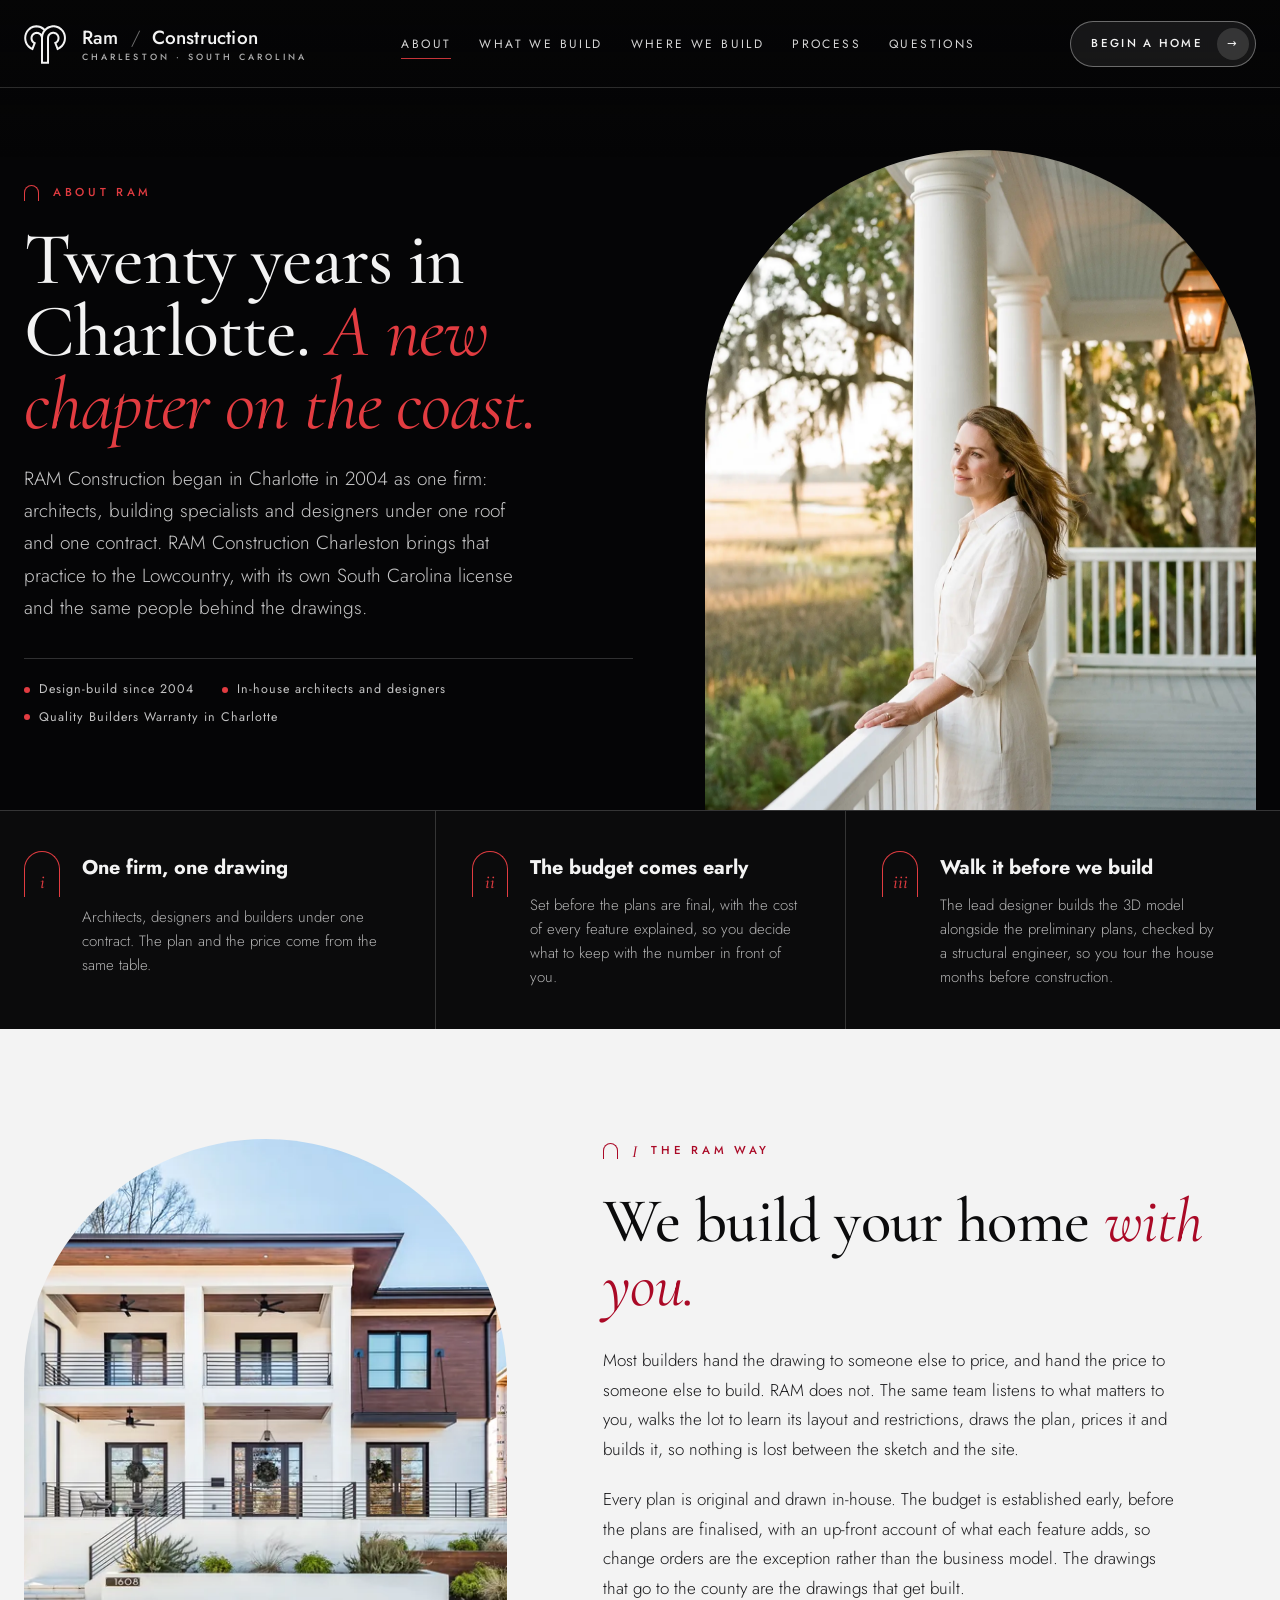
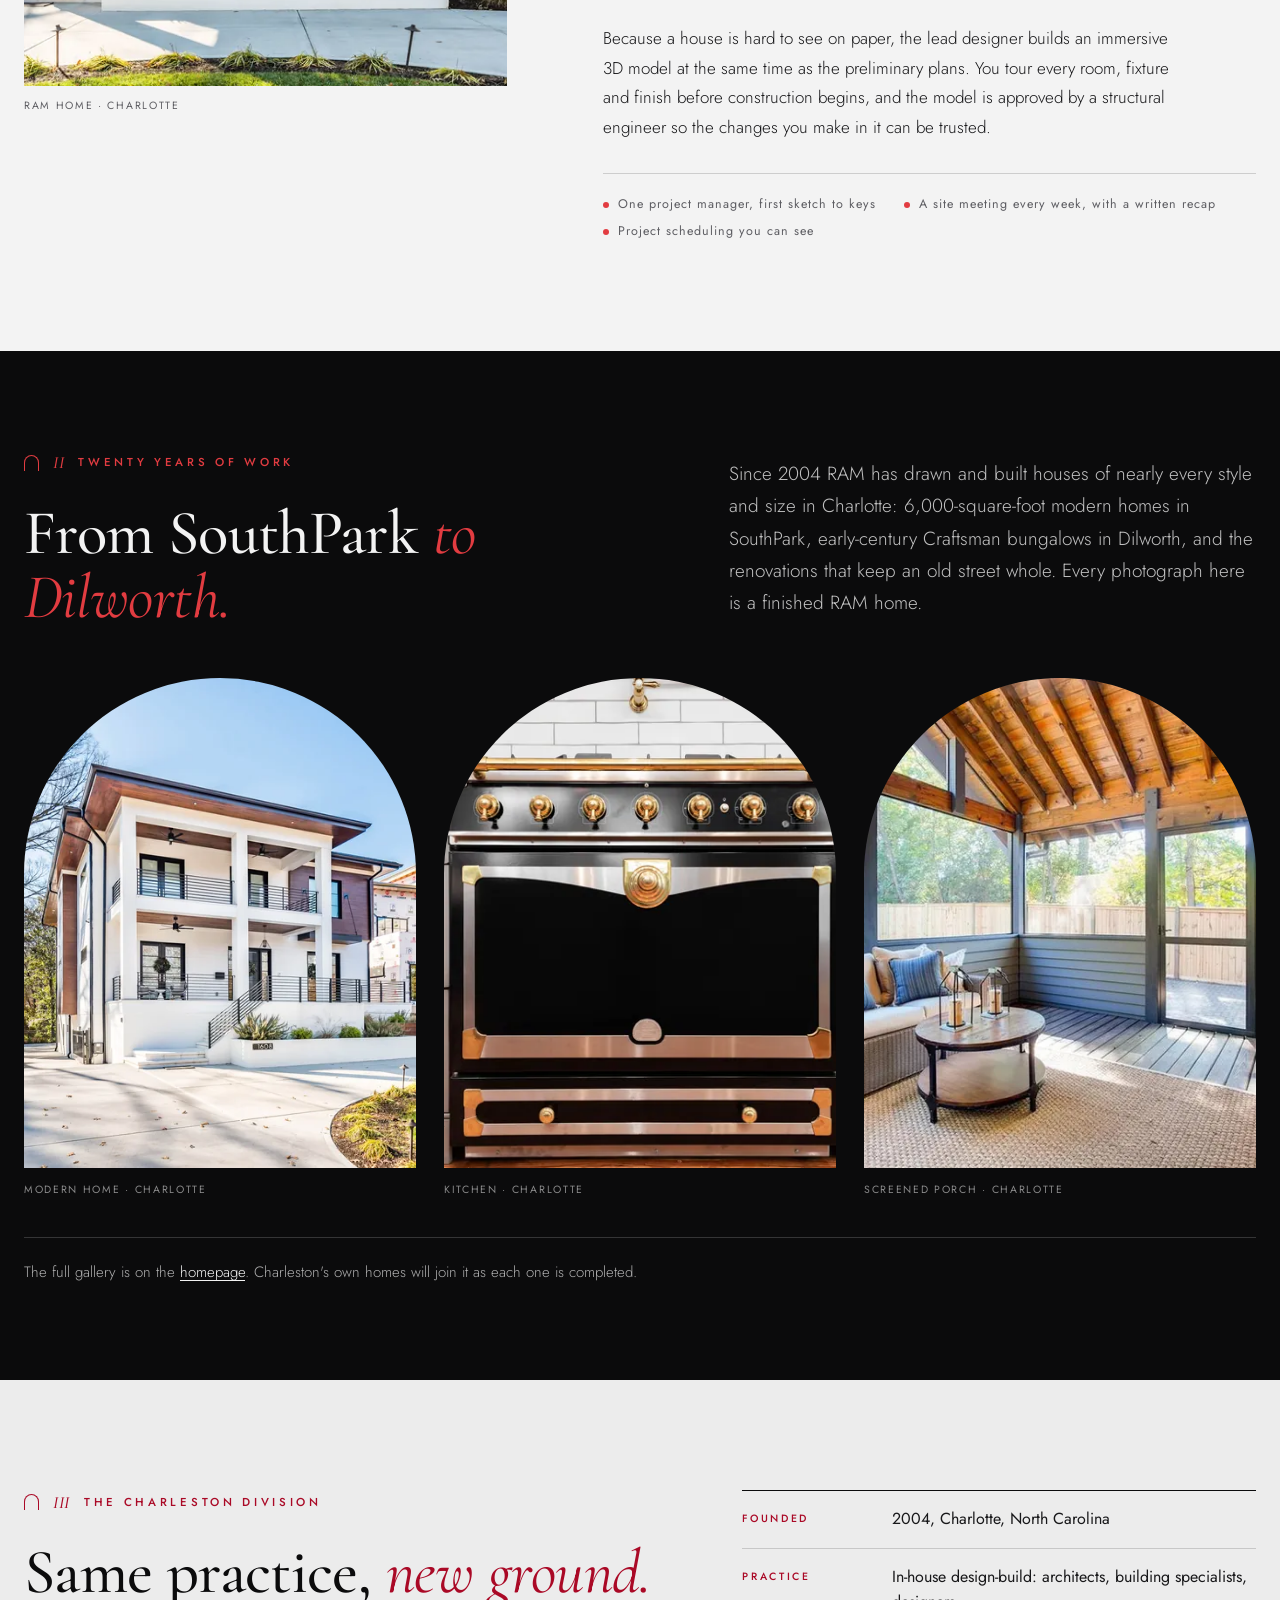
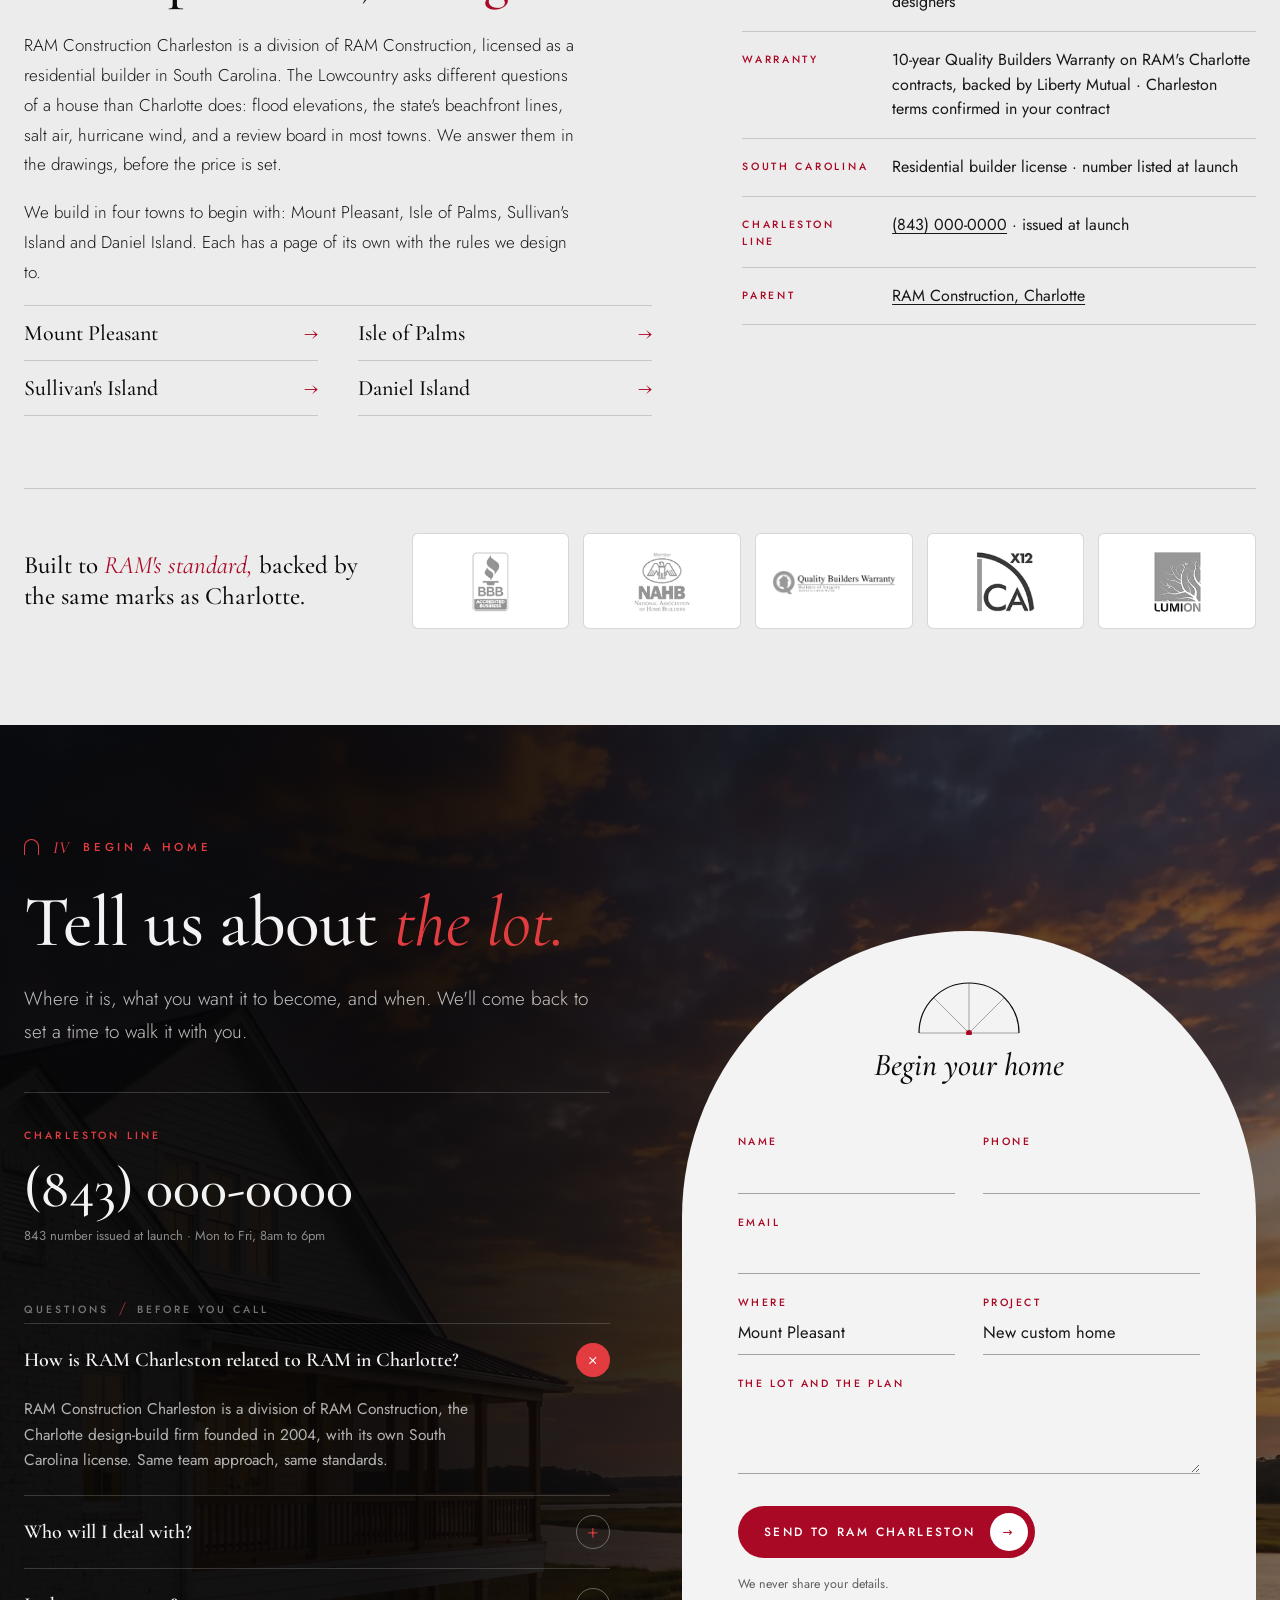
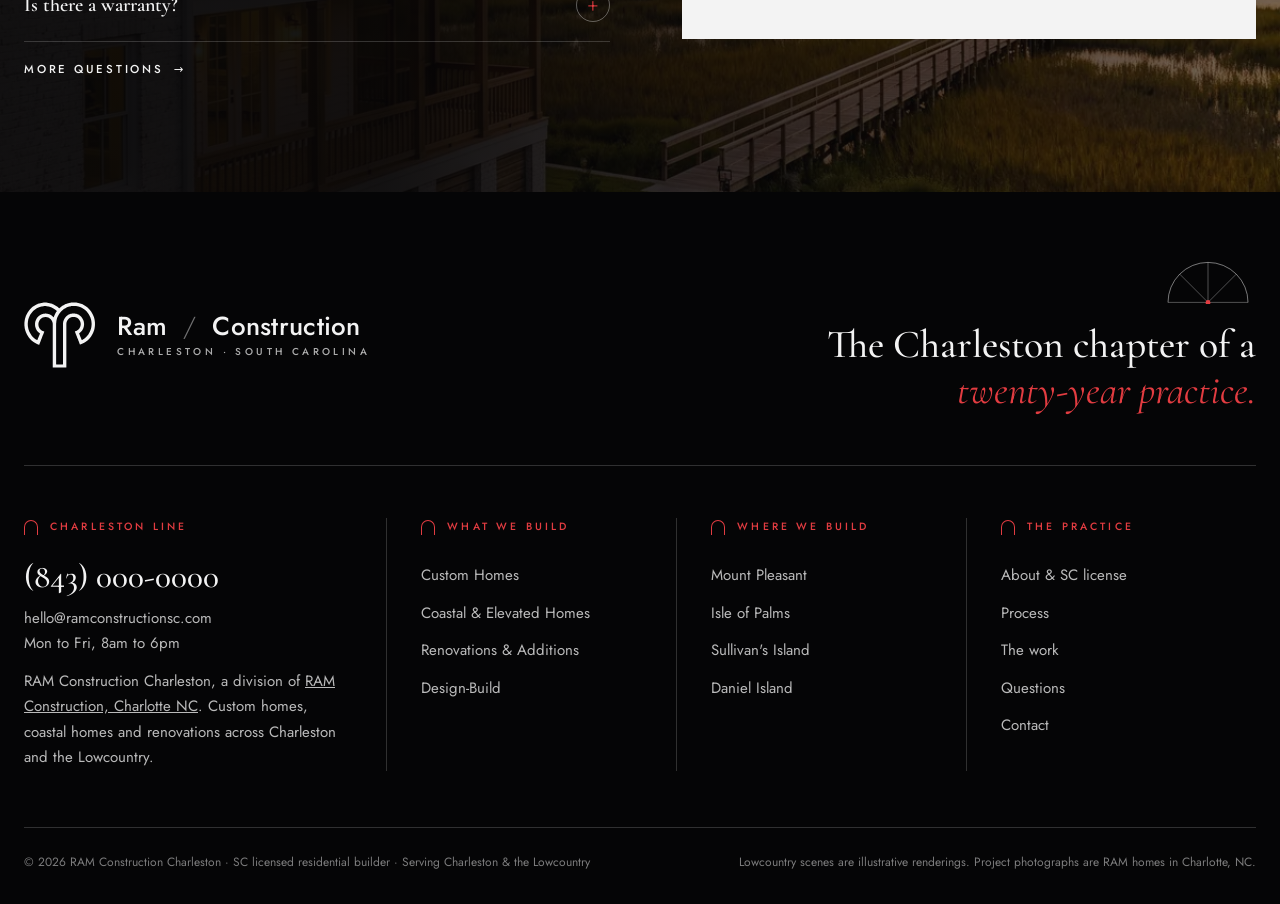
<file: about.html>
<!doctype html>
<html lang="en">
<head>
<meta charset="utf-8">
<meta name="viewport" content="width=device-width, initial-scale=1">
<title>About RAM Construction Charleston | Design-Build Since 2004</title>
<meta name="description" content="RAM Construction Charleston is the Lowcountry division of RAM Construction, the Charlotte design-build firm founded in 2004: architects, designers and builders under one contract, a fixed bid and a 3D walk-through before construction.">
<meta property="og:title" content="About RAM Construction Charleston | Design-Build Since 2004">
<meta property="og:image" content="img/w/porch-portrait-woman-golden-hour-1600.webp">
<link rel="canonical" href="https://ramconstructionsc.com/about.html">
<link rel="icon" href="img/brand/ram-logo--bw.svg">
<link rel="preconnect" href="https://fonts.googleapis.com">
<link rel="preconnect" href="https://fonts.gstatic.com" crossorigin>
<link href="https://fonts.googleapis.com/css2?family=Cormorant+Garamond:ital,wght@0,500;0,600;1,400;1,500&family=Jost:wght@300;400;500;600&display=swap" rel="stylesheet">
<link rel="stylesheet" href="css/charleston.css">
<link rel="stylesheet" href="css/pages.css">
<link rel="preload" as="image" href="img/w/porch-portrait-woman-golden-hour-1600.webp">
<script>document.documentElement.classList.add('js')</script>
</head>
<body class="inner">
<svg width="0" height="0" style="position:absolute" aria-hidden="true"><defs><symbol id="ram-mark" viewBox="190 128 528 488"><use href="#glyphdef"/></symbol><path id="glyphdef" fill="currentColor" fill-rule="evenodd" d="M620.5 143.2 L610.2 139.8 L608.0 138.5 L604.2 137.8 L600.5 136.2 L591.5 134.0 L589.2 134.0 L586.5 133.0 L582.2 133.0 L579.5 132.0 L573.2 132.0 L570.5 131.0 L548.2 131.0 L545.5 132.0 L539.2 132.0 L536.5 133.0 L532.2 133.0 L510.8 138.5 L508.5 139.8 L498.2 143.2 L482.8 151.0 L474.2 156.2 L463.0 164.5 L452.0 174.2 L450.2 174.5 L437.8 163.5 L419.0 151.0 L405.5 144.2 L403.2 143.8 L398.5 141.2 L389.5 138.2 L372.5 134.0 L368.2 134.0 L365.5 133.0 L360.2 133.0 L357.5 132.0 L334.2 132.0 L331.5 133.0 L326.2 133.0 L323.5 134.0 L319.2 134.0 L302.2 138.2 L293.2 141.2 L288.5 143.8 L286.2 144.2 L272.8 151.0 L254.0 163.5 L245.8 170.5 L233.5 182.8 L227.5 190.0 L216.0 206.8 L207.2 223.2 L206.8 225.5 L204.2 230.2 L202.8 235.5 L201.5 237.8 L198.8 248.5 L197.2 252.2 L196.0 260.5 L195.0 263.2 L195.0 267.5 L194.0 270.2 L194.0 276.5 L193.0 279.2 L193.0 303.5 L194.0 306.2 L194.0 312.5 L195.0 315.2 L195.0 319.5 L199.2 337.5 L204.2 352.5 L213.0 371.0 L224.5 388.8 L233.5 400.0 L245.8 412.2 L258.0 422.2 L272.8 431.8 L286.2 438.5 L300.0 443.8 L302.8 443.5 L304.5 440.5 L306.0 435.2 L311.5 422.5 L316.0 409.2 L321.5 396.5 L328.0 378.2 L332.5 368.5 L340.2 348.0 L339.8 346.2 L329.2 342.8 L323.8 340.0 L316.0 334.5 L309.2 327.8 L305.8 323.0 L302.0 316.5 L299.0 308.5 L297.8 303.5 L297.8 301.2 L296.8 298.5 L296.8 287.2 L297.8 284.5 L297.8 282.2 L299.0 277.2 L302.8 267.8 L309.2 258.0 L313.8 253.2 L320.0 248.2 L329.2 243.0 L338.2 240.0 L341.5 239.8 L344.2 238.8 L355.5 238.8 L358.2 239.8 L360.5 239.8 L370.5 243.0 L376.0 245.8 L383.8 251.2 L388.5 255.8 L393.5 262.0 L397.0 267.8 L400.8 277.2 L402.0 282.2 L402.0 284.5 L403.0 287.2 L403.0 611.2 L403.5 612.2 L404.5 612.8 L502.2 612.8 L503.2 612.2 L503.8 611.2 L503.8 286.2 L504.8 283.5 L504.8 281.2 L506.0 276.2 L509.8 266.8 L516.2 257.0 L523.0 250.2 L530.8 244.8 L536.2 242.0 L545.2 239.0 L548.5 238.8 L551.2 237.8 L562.5 237.8 L565.2 238.8 L567.5 238.8 L577.5 242.0 L583.0 244.8 L590.8 250.2 L597.5 257.0 L601.0 261.8 L604.8 268.2 L607.8 276.2 L609.0 281.2 L609.0 283.5 L610.0 286.2 L610.0 297.5 L609.0 300.2 L609.0 302.5 L607.8 307.5 L604.8 315.5 L601.0 322.0 L597.5 326.8 L590.8 333.5 L583.0 339.0 L577.5 341.8 L569.2 344.2 L567.0 345.8 L567.2 348.5 L568.8 351.2 L575.2 368.5 L577.8 373.2 L579.2 378.5 L580.8 381.2 L584.2 391.5 L589.8 404.2 L591.2 409.5 L596.8 422.2 L603.2 440.5 L604.8 442.8 L606.2 442.8 L620.5 437.5 L636.0 429.8 L647.8 422.2 L663.0 410.2 L677.2 395.8 L687.2 382.8 L695.8 369.0 L702.5 355.5 L709.5 336.5 L712.8 323.5 L712.8 320.2 L713.8 317.5 L713.8 314.2 L714.8 311.5 L714.8 305.2 L715.8 302.5 L715.8 278.2 L714.8 275.5 L714.8 269.2 L713.8 266.5 L713.8 262.2 L712.8 259.5 L712.8 257.2 L709.5 244.2 L706.5 235.2 L705.0 232.5 L702.5 225.2 L695.8 211.8 L687.2 198.0 L675.2 182.8 L660.8 168.5 L647.8 158.5 L636.0 151.0Z M397.5 169.2 L395.2 168.8 L390.5 166.2 L378.5 162.2 L373.5 161.0 L371.2 161.0 L368.5 160.0 L365.2 160.0 L362.5 159.0 L356.2 159.0 L353.5 158.0 L338.2 158.0 L335.5 159.0 L329.2 159.0 L326.5 160.0 L323.2 160.0 L320.5 161.0 L318.2 161.0 L313.2 162.2 L301.2 166.2 L298.5 167.8 L296.2 168.2 L281.8 176.0 L272.0 182.5 L259.8 192.5 L251.5 201.0 L241.5 214.0 L236.0 222.8 L229.2 236.2 L228.8 238.5 L225.2 246.2 L223.8 252.5 L222.2 256.2 L221.0 261.2 L221.0 263.5 L220.0 266.2 L220.0 269.5 L219.0 272.2 L219.0 278.5 L218.0 281.2 L218.0 301.5 L219.0 304.2 L219.0 310.5 L220.0 313.2 L220.0 315.5 L221.0 318.2 L221.0 320.5 L223.2 329.5 L229.2 346.5 L235.0 358.0 L247.5 376.8 L255.5 386.0 L268.0 397.2 L278.2 404.5 L287.0 409.8 L288.8 409.5 L290.5 406.5 L291.0 404.2 L306.5 366.5 L308.0 361.0 L306.8 359.5 L298.8 353.5 L291.2 346.0 L286.2 339.8 L279.0 327.5 L274.0 313.5 L272.8 308.5 L272.8 305.2 L271.8 302.5 L271.8 283.2 L272.8 280.5 L272.8 277.2 L274.0 272.2 L279.0 258.2 L283.8 249.8 L290.2 241.0 L297.8 233.2 L305.0 227.2 L313.8 221.8 L317.5 220.5 L322.2 218.0 L333.2 214.8 L335.5 214.8 L338.2 213.8 L342.5 213.8 L345.2 212.8 L354.5 212.8 L357.2 213.8 L362.5 213.8 L371.5 216.0 L382.5 220.0 L394.8 227.2 L401.0 232.2 L408.8 240.0 L410.2 240.0 L415.0 227.2 L423.8 209.8 L432.8 196.0 L433.0 194.0 L429.8 190.5 L419.8 182.5 L405.0 173.0Z M610.5 167.2 L593.5 161.2 L584.5 159.0 L581.2 159.0 L578.5 158.0 L573.2 158.0 L570.5 157.0 L548.2 157.0 L545.5 158.0 L540.2 158.0 L537.5 159.0 L535.2 159.0 L532.5 160.0 L530.2 160.0 L525.2 161.2 L508.2 167.2 L496.8 173.0 L485.2 180.2 L477.0 186.5 L466.5 195.8 L458.5 205.0 L450.2 216.2 L444.0 226.8 L437.2 241.2 L433.2 253.2 L431.0 262.2 L431.0 264.5 L430.0 267.2 L430.0 271.5 L429.0 274.2 L429.0 282.5 L428.0 285.2 L428.0 588.2 L428.5 589.2 L429.5 589.8 L477.2 589.8 L478.2 589.2 L478.8 588.2 L478.8 284.2 L479.8 281.5 L479.8 277.2 L481.0 272.2 L485.0 260.2 L489.8 250.8 L494.2 244.0 L503.8 233.2 L511.0 227.2 L517.8 222.8 L527.2 218.0 L536.2 215.0 L541.2 213.8 L543.5 213.8 L546.2 212.8 L567.5 212.8 L570.2 213.8 L572.5 213.8 L577.5 215.0 L586.5 218.0 L596.0 222.8 L602.8 227.2 L610.0 233.2 L615.5 239.0 L621.8 247.2 L628.8 260.2 L631.8 269.2 L634.0 278.2 L634.0 281.8 L635.0 286.0 L635.0 299.5 L634.0 302.2 L634.0 305.5 L633.0 308.2 L633.0 310.5 L628.8 323.5 L625.0 331.0 L619.5 339.8 L610.0 350.5 L598.2 360.0 L599.2 364.5 L601.8 369.2 L602.2 371.5 L603.8 374.2 L606.2 381.5 L608.8 386.2 L613.2 398.5 L618.0 408.5 L619.8 408.8 L624.0 406.8 L640.8 395.2 L652.2 385.0 L660.2 375.8 L666.5 367.5 L673.8 356.0 L679.5 344.5 L685.5 327.5 L688.8 314.5 L688.8 311.2 L689.8 308.5 L689.8 302.2 L690.8 299.5 L690.8 281.2 L689.8 278.5 L689.8 272.2 L688.8 269.5 L688.8 266.2 L685.5 253.2 L681.5 241.2 L679.0 236.5 L678.5 234.2 L670.8 219.8 L664.2 210.0 L653.2 196.8 L640.8 185.5 L624.0 174.0Z"/><path id="horndef" d="M620.5 143.2 L610.2 139.8 L608.0 138.5 L604.2 137.8 L600.5 136.2 L591.5 134.0 L589.2 134.0 L586.5 133.0 L582.2 133.0 L579.5 132.0 L573.2 132.0 L570.5 131.0 L548.2 131.0 L545.5 132.0 L539.2 132.0 L536.5 133.0 L532.2 133.0 L510.8 138.5 L508.5 139.8 L498.2 143.2 L482.8 151.0 L474.2 156.2 L463.0 164.5 L452.0 174.2 L450.2 174.5 L437.8 163.5 L419.0 151.0 L405.5 144.2 L403.2 143.8 L398.5 141.2 L389.5 138.2 L372.5 134.0 L368.2 134.0 L365.5 133.0 L360.2 133.0 L357.5 132.0 L334.2 132.0 L331.5 133.0 L326.2 133.0 L323.5 134.0 L319.2 134.0 L302.2 138.2 L293.2 141.2 L288.5 143.8 L286.2 144.2 L272.8 151.0 L254.0 163.5 L245.8 170.5 L233.5 182.8 L227.5 190.0 L216.0 206.8 L207.2 223.2 L206.8 225.5 L204.2 230.2 L202.8 235.5 L201.5 237.8 L198.8 248.5 L197.2 252.2 L196.0 260.5 L195.0 263.2 L195.0 267.5 L194.0 270.2 L194.0 276.5 L193.0 279.2 L193.0 303.5 L194.0 306.2 L194.0 312.5 L195.0 315.2 L195.0 319.5 L199.2 337.5 L204.2 352.5 L213.0 371.0 L224.5 388.8 L233.5 400.0 L245.8 412.2 L258.0 422.2 L272.8 431.8 L286.2 438.5 L300.0 443.8 L302.8 443.5 L304.5 440.5 L306.0 435.2 L311.5 422.5 L316.0 409.2 L321.5 396.5 L328.0 378.2 L332.5 368.5 L340.2 348.0 L339.8 346.2 L329.2 342.8 L323.8 340.0 L316.0 334.5 L309.2 327.8 L305.8 323.0 L302.0 316.5 L299.0 308.5 L297.8 303.5 L297.8 301.2 L296.8 298.5 L296.8 287.2 L297.8 284.5 L297.8 282.2 L299.0 277.2 L302.8 267.8 L309.2 258.0 L313.8 253.2 L320.0 248.2 L329.2 243.0 L338.2 240.0 L341.5 239.8 L344.2 238.8 L355.5 238.8 L358.2 239.8 L360.5 239.8 L370.5 243.0 L376.0 245.8 L383.8 251.2 L388.5 255.8 L393.5 262.0 L397.0 267.8 L400.8 277.2 L402.0 282.2 L402.0 284.5 L403.0 287.2 L403.0 611.2 L403.5 612.2 L404.5 612.8 L502.2 612.8 L503.2 612.2 L503.8 611.2 L503.8 286.2 L504.8 283.5 L504.8 281.2 L506.0 276.2 L509.8 266.8 L516.2 257.0 L523.0 250.2 L530.8 244.8 L536.2 242.0 L545.2 239.0 L548.5 238.8 L551.2 237.8 L562.5 237.8 L565.2 238.8 L567.5 238.8 L577.5 242.0 L583.0 244.8 L590.8 250.2 L597.5 257.0 L601.0 261.8 L604.8 268.2 L607.8 276.2 L609.0 281.2 L609.0 283.5 L610.0 286.2 L610.0 297.5 L609.0 300.2 L609.0 302.5 L607.8 307.5 L604.8 315.5 L601.0 322.0 L597.5 326.8 L590.8 333.5 L583.0 339.0 L577.5 341.8 L569.2 344.2 L567.0 345.8 L567.2 348.5 L568.8 351.2 L575.2 368.5 L577.8 373.2 L579.2 378.5 L580.8 381.2 L584.2 391.5 L589.8 404.2 L591.2 409.5 L596.8 422.2 L603.2 440.5 L604.8 442.8 L606.2 442.8 L620.5 437.5 L636.0 429.8 L647.8 422.2 L663.0 410.2 L677.2 395.8 L687.2 382.8 L695.8 369.0 L702.5 355.5 L709.5 336.5 L712.8 323.5 L712.8 320.2 L713.8 317.5 L713.8 314.2 L714.8 311.5 L714.8 305.2 L715.8 302.5 L715.8 278.2 L714.8 275.5 L714.8 269.2 L713.8 266.5 L713.8 262.2 L712.8 259.5 L712.8 257.2 L709.5 244.2 L706.5 235.2 L705.0 232.5 L702.5 225.2 L695.8 211.8 L687.2 198.0 L675.2 182.8 L660.8 168.5 L647.8 158.5 L636.0 151.0Z"/></defs></svg>

<!-- ═════ masthead ═════ -->
<header class="hdr" id="hdr">
  <div class="hdr-row">
    <a class="lockup" href="index.html" aria-label="Ram Construction Charleston, home">
      <svg class="mark" aria-hidden="true"><use href="#ram-mark"/></svg>
      <span class="wm"><b>Ram <i>/</i> Construction</b><small>Charleston · South Carolina</small></span>
    </a>
    <nav class="hdr-nav" aria-label="Primary">
      <a href="about.html" aria-current="page">About</a>
      <a href="index.html#services">What we build</a>
      <a href="index.html#areas">Where we build</a>
      <a href="index.html#process">Process</a>
      <a href="faq.html">Questions</a>
    </nav>
    <div class="hdr-cta">
      <a class="hdr-tel" href="tel:+18430000000">(843) 000-0000</a>
      <a class="btn btn-glass" href="contact.html">Begin a home <span class="disc" aria-hidden="true">&rarr;</span></a>
    </div>
    <div class="hdr-m">
      <a href="tel:+18430000000" aria-label="Call RAM Construction Charleston"><svg width="18" height="18" viewBox="0 0 24 24" fill="none" stroke="currentColor" stroke-width="1.6"><path d="M22 16.9v3a2 2 0 0 1-2.2 2 19.8 19.8 0 0 1-8.6-3 19.5 19.5 0 0 1-6-6 19.8 19.8 0 0 1-3-8.7A2 2 0 0 1 4.1 2h3a2 2 0 0 1 2 1.7c.1 1 .4 2 .7 2.8a2 2 0 0 1-.5 2.1L8.1 9.9a16 16 0 0 0 6 6l1.3-1.3a2 2 0 0 1 2.1-.4c.9.3 1.9.5 2.8.7a2 2 0 0 1 1.7 2Z"/></svg></a>
      <button type="button" aria-label="Open menu" aria-controls="mnav" aria-expanded="false" id="mopen"><svg width="20" height="20" viewBox="0 0 24 24" fill="none" stroke="currentColor" stroke-width="1.6"><path d="M3 8h18M3 16h18"/></svg></button>
    </div>
  </div>
</header>

<div class="mnav" id="mnav" role="dialog" aria-label="Menu">
  <div class="mnav-top"><svg class="mark" aria-hidden="true"><use href="#ram-mark"/></svg><button type="button" id="mclose" aria-label="Close menu">&times;</button></div>
  <nav aria-label="Mobile">
    <a href="about.html" aria-current="page">About</a><a href="index.html#services">What we <em>build</em></a><a href="index.html#areas">Where we <em>build</em></a><a href="index.html#work">The work</a><a href="index.html#process">Process</a><a href="faq.html">Questions</a><a href="contact.html">Contact</a>
  </nav>
  <a class="mtel" href="tel:+18430000000">(843) 000-0000</a>
  <a class="btn btn-red" href="contact.html">Begin a home <span class="disc" aria-hidden="true">&rarr;</span></a>
</div>

<main id="top">

<!-- ═════ page hero ═════ -->
<section class="phero on-dark">
  <div class="wrap">
    <div class="phero-copy">
      <h1 class="hx rv"><span class="eyebrow">About RAM</span><span class="sr-only">. </span><span class="display">Twenty years in Charlotte. <em>A new chapter on the coast.</em></span></h1>
      <p class="lede rv d1">RAM Construction began in Charlotte in 2004 as one firm: architects, building specialists and designers under one roof and one contract. RAM Construction Charleston brings that practice to the Lowcountry, with its own South Carolina license and the same people behind the drawings.</p>
      <ul class="phero-meta rv d2"><li>Design-build since 2004</li><li>In-house architects and designers</li><li>Quality Builders Warranty in Charlotte</li></ul>
    </div>
    <div class="phero-art rv d1"><div class="arch" style="aspect-ratio:3/3.6"><img src="img/w/porch-portrait-woman-golden-hour-1600.webp" srcset="img/w/porch-portrait-woman-golden-hour-900.webp 900w, img/w/porch-portrait-woman-golden-hour-1600.webp 1600w" sizes="(max-width:860px) 100vw, 44vw" width="1600" fetchpriority="high" alt="A woman on a Lowcountry piazza at golden hour, looking out over the marsh"></div></div>
  </div>
</section>


<div class="ledger"><div class="wrap ledger-row"><div class="ledger-item rv"><span class="mk">i</span><h3>One firm, one drawing</h3><p>Architects, designers and builders under one contract. The plan and the price come from the same table.</p></div><div class="ledger-item rv d1"><span class="mk">ii</span><h3>The budget comes early</h3><p>Set before the plans are final, with the cost of every feature explained, so you decide what to keep with the number in front of you.</p></div><div class="ledger-item rv d2"><span class="mk">iii</span><h3>Walk it before we build</h3><p>The lead designer builds the 3D model alongside the preliminary plans, checked by a structural engineer, so you tour the house months before construction.</p></div></div></div>

<!-- ═════ the RAM way ═════ -->
<section class="story">
  <div class="wrap story-grid">
    <div class="story-art rv">
      <div class="arch" style="aspect-ratio:3/3.4"><img src="img/w/ram-two-storey-porches-1600.webp" srcset="img/w/ram-two-storey-porches-800.webp 800w, img/w/ram-two-storey-porches-1600.webp 1600w" sizes="(max-width:860px) 100vw, 44vw" width="1600" loading="lazy" alt="A RAM home in Charlotte with two storeys of deep porches"></div>
      <p class="cap">RAM home · Charlotte</p>
    </div>
    <div class="story-copy">
      <span class="eyebrow rv"><i>I</i> The RAM way</span>
      <h2 class="h2 rv d1">We build your home <em>with you.</em></h2>
      <p class="rv d1">Most builders hand the drawing to someone else to price, and hand the price to someone else to build. RAM does not. The same team listens to what matters to you, walks the lot to learn its layout and restrictions, draws the plan, prices it and builds it, so nothing is lost between the sketch and the site.</p>
      <p class="rv d2">Every plan is original and drawn in-house. The budget is established early, before the plans are finalised, with an up-front account of what each feature adds, so change orders are the exception rather than the business model. The drawings that go to the county are the drawings that get built.</p>
      <p class="rv d2">Because a house is hard to see on paper, the lead designer builds an immersive 3D model at the same time as the preliminary plans. You tour every room, fixture and finish before construction begins, and the model is approved by a structural engineer so the changes you make in it can be trusted.</p>
      <ul class="chips rv d3">
        <li>One project manager, first sketch to keys</li>
        <li>A site meeting every week, with a written recap</li>
        <li>Project scheduling you can see</li>
      </ul>
    </div>
  </div>
</section>

<!-- ═════ the Charlotte range ═════ -->
<section class="range on-dark">
  <div class="wrap">
    <div class="sec-head">
      <h2 class="hx rv"><span class="eyebrow"><i aria-hidden="true">II</i> Twenty years of work</span><span class="sr-only">. </span><span class="h2">From SouthPark <em>to Dilworth.</em></span></h2>
      <p class="lede rv d1">Since 2004 RAM has drawn and built houses of nearly every style and size in Charlotte: 6,000-square-foot modern homes in SouthPark, early-century Craftsman bungalows in Dilworth, and the renovations that keep an old street whole. Every photograph here is a finished RAM home.</p>
    </div>
    <div class="range-grid">
      <figure class="rv"><div class="arch" style="aspect-ratio:4/5"><img src="img/w/ram-modern-home-balconies-1600.webp" srcset="img/w/ram-modern-home-balconies-800.webp 800w, img/w/ram-modern-home-balconies-1600.webp 1600w" sizes="(max-width:860px) 100vw, 44vw" width="1600" loading="lazy" alt="A modern RAM home with stacked balconies and a landscaped front"></div><figcaption>Modern home · Charlotte</figcaption></figure>
      <figure class="rv d1"><div class="arch" style="aspect-ratio:4/5"><img src="img/w/ram-range-brass-kitchen-1600.webp" srcset="img/w/ram-range-brass-kitchen-800.webp 800w, img/w/ram-range-brass-kitchen-1600.webp 1600w" sizes="(max-width:860px) 100vw, 44vw" width="1600" loading="lazy" alt="Black and brass range beneath a white tile wall in a RAM kitchen"></div><figcaption>Kitchen · Charlotte</figcaption></figure>
      <figure class="rv d2"><div class="arch" style="aspect-ratio:4/5"><img src="img/w/ram-screened-porch-wood-ceiling-1600.webp" srcset="img/w/ram-screened-porch-wood-ceiling-800.webp 800w, img/w/ram-screened-porch-wood-ceiling-1600.webp 1600w" sizes="(max-width:860px) 100vw, 44vw" width="1600" loading="lazy" alt="Screened porch with a vaulted wood ceiling and seating"></div><figcaption>Screened porch · Charlotte</figcaption></figure>
    </div>
    <div class="range-foot rv">
      <p>The full gallery is on the <a href="index.html#work">homepage</a>. Charleston's own homes will join it as each one is completed.</p>
    </div>
  </div>
</section>

<!-- ═════ the Charleston division ═════ -->
<section class="division">
  <div class="wrap division-grid">
    <div class="division-copy">
      <span class="eyebrow rv"><i>III</i> The Charleston division</span>
      <h2 class="h2 rv d1">Same practice, <em>new ground.</em></h2>
      <p class="rv d1">RAM Construction Charleston is a division of RAM Construction, licensed as a residential builder in South Carolina. The Lowcountry asks different questions of a house than Charlotte does: flood elevations, the state's beachfront lines, salt air, hurricane wind, and a review board in most towns. We answer them in the drawings, before the price is set.</p>
      <p class="rv d2">We build in four towns to begin with: Mount Pleasant, Isle of Palms, Sullivan's Island and Daniel Island. Each has a page of its own with the rules we design to.</p>
      <ul class="division-towns rv d2">
        <li><a href="mount-pleasant.html">Mount Pleasant <span>&rarr;</span></a></li>
        <li><a href="isle-of-palms.html">Isle of Palms <span>&rarr;</span></a></li>
        <li><a href="sullivans-island.html">Sullivan's Island <span>&rarr;</span></a></li>
        <li><a href="daniel-island.html">Daniel Island <span>&rarr;</span></a></li>
      </ul>
    </div>
    <div class="division-facts rv d1">
      <dl>
        <div><dt>Founded</dt><dd>2004, Charlotte, North Carolina</dd></div>
        <div><dt>Practice</dt><dd>In-house design-build: architects, building specialists, designers</dd></div>
        <div><dt>Warranty</dt><dd>10-year Quality Builders Warranty on RAM's Charlotte contracts, backed by Liberty Mutual · Charleston terms confirmed in your contract</dd></div>
        <div><dt>South Carolina</dt><dd>Residential builder license · number listed at launch</dd></div>
        <div><dt>Charleston line</dt><dd><a href="tel:+18430000000">(843) 000-0000</a> · issued at launch</dd></div>
        <div><dt>Parent</dt><dd><a href="https://www.ramconstructioninc.com">RAM Construction, Charlotte</a></dd></div>
      </dl>
    </div>
  </div>
  <div class="wrap creds-row rv" aria-label="Credentials">
    <p>Built to <em>RAM's standard,</em> backed by the same marks as Charlotte.</p>
    <ul class="plates">
      <li><img src="img/cred/bbb.png" alt="BBB Accredited Business" loading="lazy" width="120" height="120"></li>
      <li><img src="img/cred/nahb.png" alt="Member, National Association of Home Builders" loading="lazy" width="120" height="120"></li>
      <li><img src="img/cred/qbw.png" alt="Quality Builders Warranty" loading="lazy" width="200" height="60"></li>
      <li><img src="img/cred/ica-x12.png" alt="ICA X12" loading="lazy" width="120" height="120"></li>
      <li><img src="img/cred/lumion.png" alt="Lumion 3D rendering" loading="lazy" width="120" height="120"></li>
    </ul>
  </div>
</section>

<!-- ═════ the door ═════ -->
<section class="door on-dark" id="door">
  <div class="door-bg"><img src="img/w/daniel-island-waterfront-home-1200.webp" width="1200" height="1607" loading="lazy" alt=""></div>
  <div class="wrap door-grid">
    <div class="rv">
      <h2 class="hx"><span class="eyebrow"><i aria-hidden="true">IV</i> Begin a home</span><span class="sr-only">. </span><span class="h2">Tell us about <em>the lot.</em></span></h2>
      <p class="lede">Where it is, what you want it to become, and when. We'll come back to set a time to walk it with you.</p>
      <div class="phone"><small>Charleston line</small><a href="tel:+18430000000">(843) 000-0000</a><span>843 number issued at launch · Mon to Fri, 8am to 6pm</span></div>
      <div class="faq" id="faq">
        <p class="faq-lab">Questions <i>/</i> before you call</p>
        <div class="faq-list rv d1">
<details open><summary>How is RAM Charleston related to RAM in Charlotte?</summary><div class="ans">RAM Construction Charleston is a division of RAM Construction, the Charlotte design-build firm founded in 2004, with its own South Carolina license. Same team approach, same standards.</div></details>
<details><summary>Who will I deal with?</summary><div class="ans">One project manager from first sketch to final walk-through, with a site meeting every week and a written recap after each one.</div></details>
<details><summary>Is there a warranty?</summary><div class="ans">In Charlotte, RAM's building contract carries a 10-year Quality Builders Warranty backed by Liberty Mutual. Warranty terms for the Charleston division are confirmed in your contract.</div></details>
        </div>
        <a class="more" href="faq.html">More questions <span>&rarr;</span></a>
      </div>
    </div>
    <form class="form rv d2" action="#" onsubmit="return false">
      <div class="form-crown"><svg viewBox="0 0 120 60" aria-hidden="true"><g><line x1="60" y1="58" x2="60" y2="8"/><line x1="60" y1="58" x2="95.4" y2="22.6"/><line x1="60" y1="58" x2="110" y2="58"/><line x1="60" y1="58" x2="24.6" y2="22.6"/><line x1="60" y1="58" x2="10" y2="58"/></g><path d="M10 58a50 50 0 0 1 100 0" fill="none" stroke="#0B0B0C" stroke-width="1.2"/><circle cx="60" cy="58" r="3" fill="#AA0926"/></svg><h3>Begin your home</h3></div>
      <div class="fgrid">
        <div class="field"><label for="f-name">Name</label><input id="f-name" name="name" autocomplete="name"></div>
        <div class="field"><label for="f-phone">Phone</label><input id="f-phone" name="phone" type="tel" autocomplete="tel"></div>
        <div class="field full"><label for="f-email">Email</label><input id="f-email" name="email" type="email" autocomplete="email"></div>
        <div class="field"><label for="f-area">Where</label><select id="f-area" name="area"><option>Mount Pleasant</option><option>Isle of Palms</option><option>Sullivan's Island</option><option>Daniel Island</option><option>Elsewhere in Charleston</option></select></div>
        <div class="field"><label for="f-type">Project</label><select id="f-type" name="type"><option>New custom home</option><option>Coastal / elevated home</option><option>Renovation or addition</option><option>Not sure yet</option></select></div>
        <div class="field full"><label for="f-msg">The lot and the plan</label><textarea id="f-msg" name="message"></textarea></div>
      </div>
      <button class="btn btn-red" type="submit">Send to RAM Charleston <span class="disc" aria-hidden="true">&rarr;</span></button>
      <p class="form-note">We never share your details.</p>
    </form>
  </div>
</section>

</main>

<!-- ═════ colophon ═════ -->
<footer class="ftr">
  <div class="wrap">
    <div class="ftr-sign">
      <a class="lockup" href="index.html" aria-label="Ram Construction Charleston, back to top">
        <svg class="mark" aria-hidden="true"><use href="#ram-mark"/></svg>
        <span class="wm"><b>Ram <i>/</i> Construction</b><small>Charleston · South Carolina</small></span>
      </a>
      <div class="ftr-line">
        <svg class="fan" viewBox="0 0 120 60" aria-hidden="true"><g><line x1="60" y1="58" x2="60" y2="8"/><line x1="60" y1="58" x2="95.4" y2="22.6"/><line x1="60" y1="58" x2="110" y2="58"/><line x1="60" y1="58" x2="24.6" y2="22.6"/><line x1="60" y1="58" x2="10" y2="58"/></g><path d="M10 58a50 50 0 0 1 100 0" fill="none" stroke="rgba(243,243,243,.5)" stroke-width="1.2"/><circle cx="60" cy="58" r="3" fill="#E23C41"/></svg>
        <p>The Charleston chapter of a <em>twenty-year practice.</em></p>
      </div>
    </div>
    <div class="ftr-cols">
      <div class="ftr-col">
        <h4>Charleston line</h4>
        <a class="ftr-tel" href="tel:+18430000000">(843) 000-0000</a>
        <p><a href="mailto:hello@ramconstructionsc.com">hello@ramconstructionsc.com</a><br>Mon to Fri, 8am to 6pm</p>
        <p>RAM Construction Charleston, a division of <a href="https://www.ramconstructioninc.com" style="text-decoration:underline">RAM Construction, Charlotte NC</a>. Custom homes, coastal homes and renovations across Charleston and the Lowcountry.</p>
      </div>
      <div class="ftr-col"><h4>What we build</h4><ul><li><a href="index.html#services">Custom Homes</a></li><li><a href="index.html#services">Coastal &amp; Elevated Homes</a></li><li><a href="index.html#services">Renovations &amp; Additions</a></li><li><a href="index.html#services">Design-Build</a></li></ul></div>
      <div class="ftr-col"><h4>Where we build</h4><ul><li><a href="mount-pleasant.html">Mount Pleasant</a></li><li><a href="isle-of-palms.html">Isle of Palms</a></li><li><a href="sullivans-island.html">Sullivan's Island</a></li><li><a href="daniel-island.html">Daniel Island</a></li></ul></div>
      <div class="ftr-col"><h4>The practice</h4><ul><li><a href="about.html">About &amp; SC license</a></li><li><a href="index.html#process">Process</a></li><li><a href="index.html#work">The work</a></li><li><a href="faq.html">Questions</a></li><li><a href="contact.html">Contact</a></li></ul></div>
    </div>
    <div class="ftr-base"><span>© 2026 RAM Construction Charleston · SC licensed residential builder · Serving Charleston &amp; the Lowcountry</span><span>Lowcountry scenes are illustrative renderings. Project photographs are RAM homes in Charlotte, NC.</span></div>
  </div>
</footer>
<script type="application/ld+json">{"@context": "https://schema.org", "@type": "AboutPage", "name": "About RAM Construction Charleston", "description": "RAM Construction Charleston is the Lowcountry division of RAM Construction, the Charlotte design-build firm founded in 2004: architects, designers and builders under one contract, a fixed bid and a 3D walk-through before construction.", "url": "https://ramconstructionsc.com/about", "mainEntity": {"@type": "GeneralContractor", "name": "RAM Construction Charleston", "parentOrganization": {"@type": "Organization", "name": "RAM Construction", "url": "https://www.ramconstructioninc.com", "foundingDate": "2004"}}}</script>
<script src="js/site.js"></script>
</body>
</html>
</file>
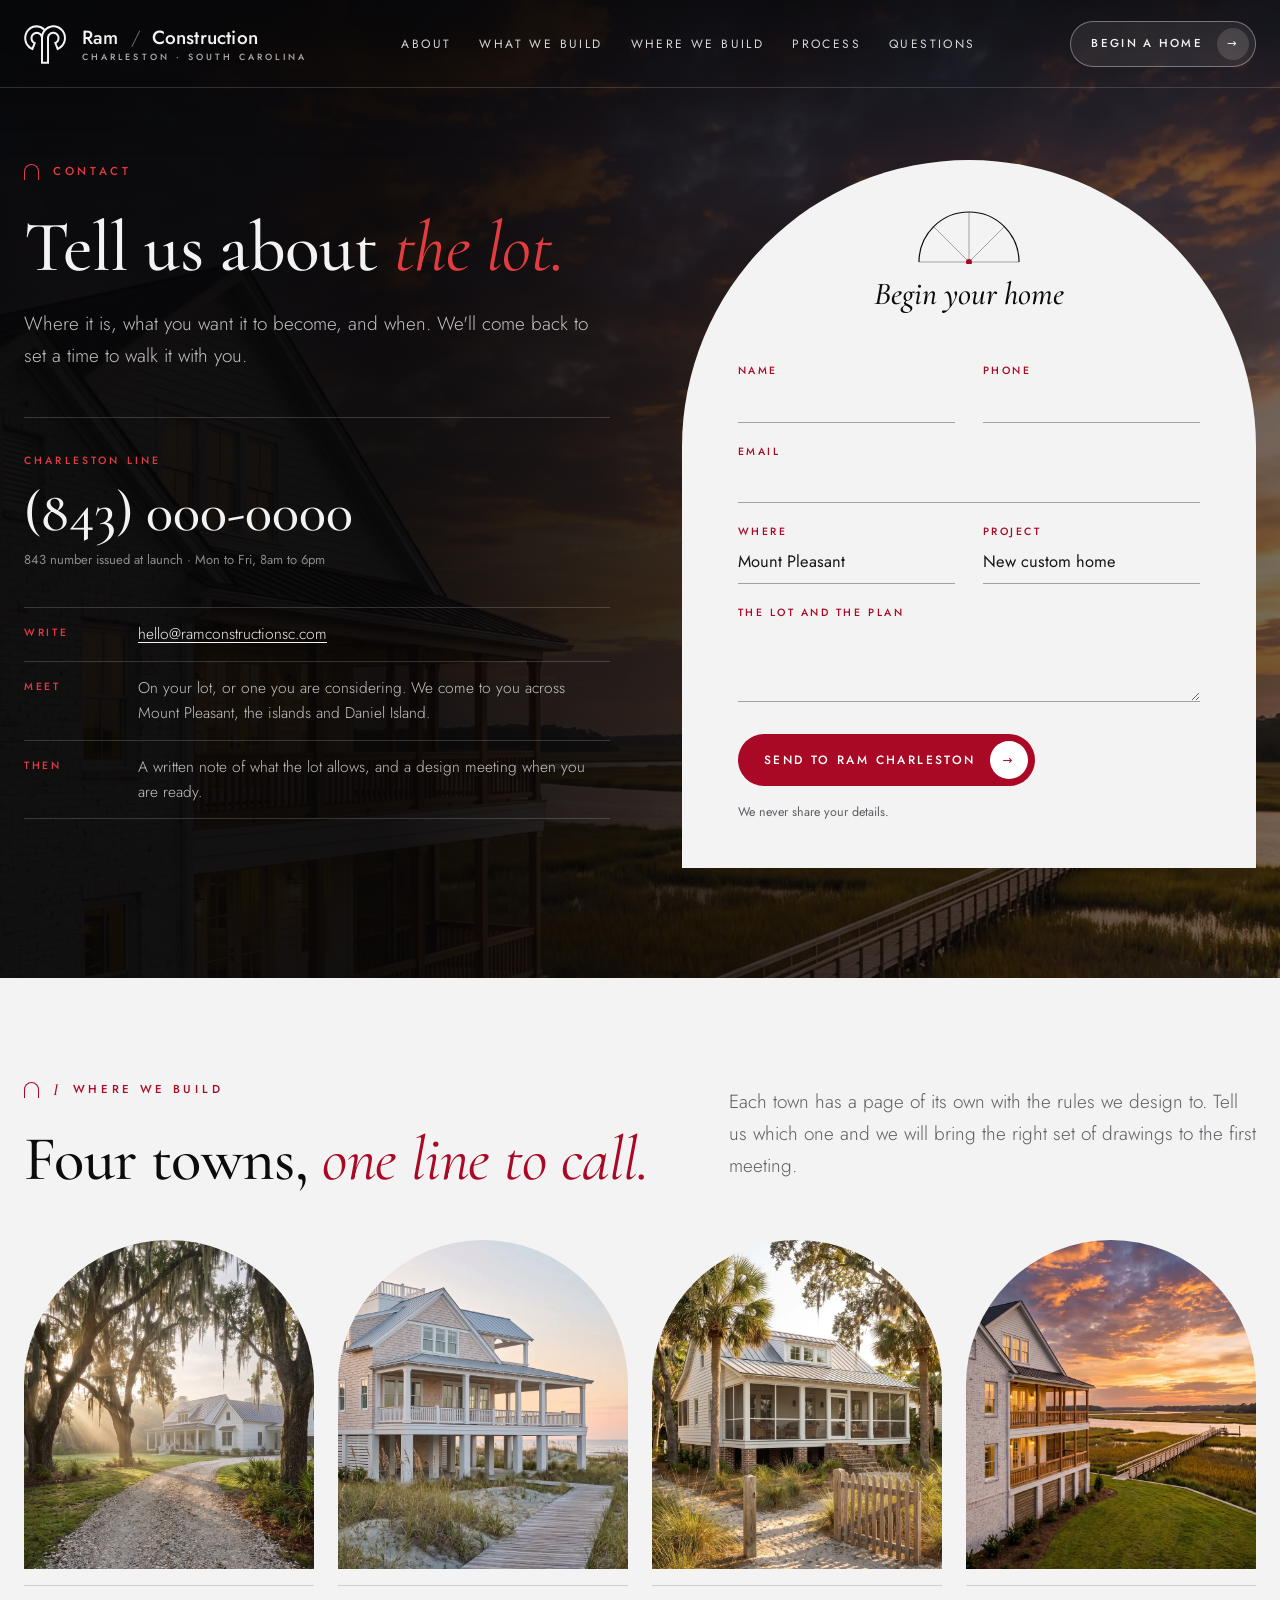
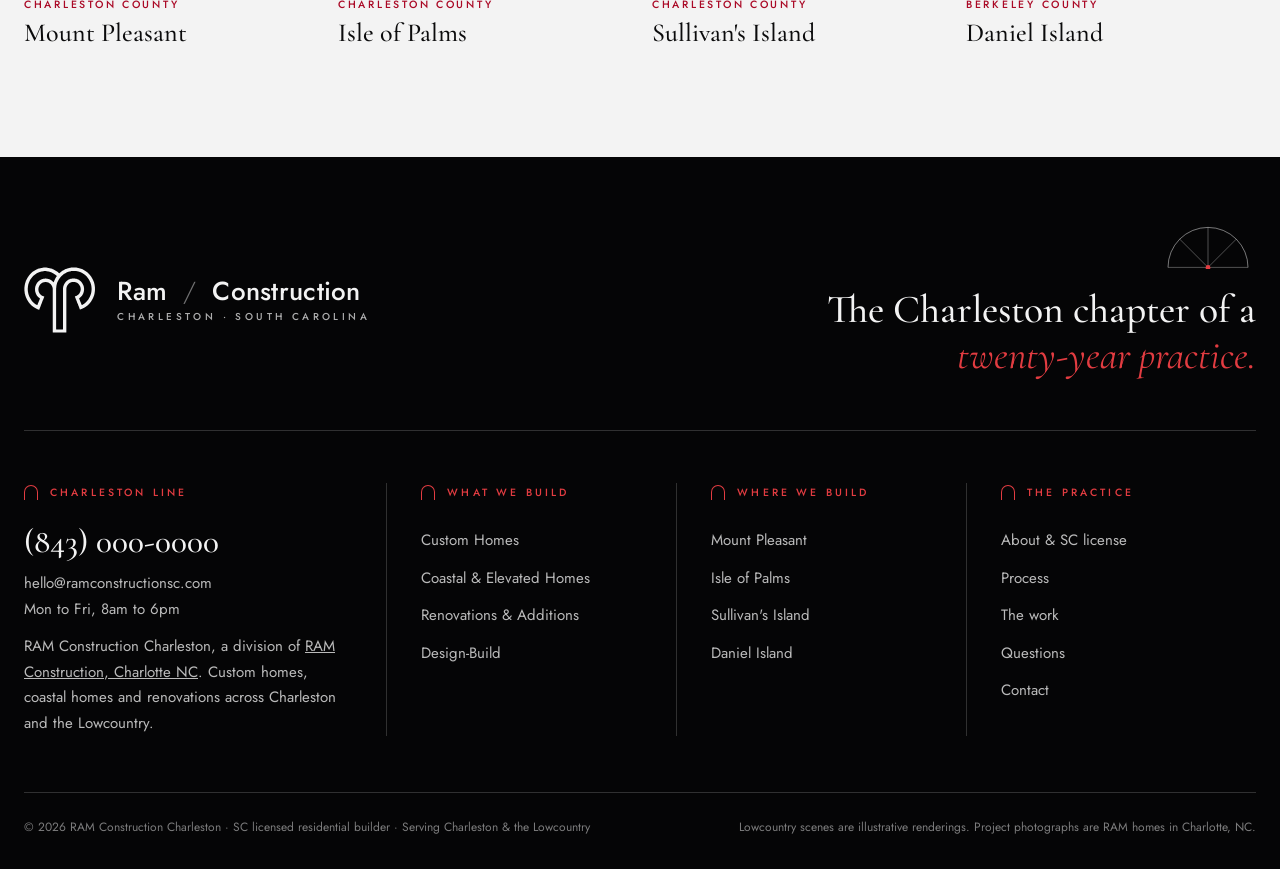
<file: contact.html>
<!doctype html>
<html lang="en">
<head>
<meta charset="utf-8">
<meta name="viewport" content="width=device-width, initial-scale=1">
<title>Contact RAM Construction Charleston | Begin a Home</title>
<meta name="description" content="Contact RAM Construction Charleston about a custom home, coastal home or renovation in Mount Pleasant, Isle of Palms, Sullivan's Island or Daniel Island. We come back within one business day and meet you on the lot.">
<meta property="og:title" content="Contact RAM Construction Charleston | Begin a Home">
<meta property="og:image" content="img/w/daniel-island-waterfront-home-1200.webp">
<link rel="canonical" href="https://ramconstructionsc.com/contact.html">
<link rel="icon" href="img/brand/ram-logo--bw.svg">
<link rel="preconnect" href="https://fonts.googleapis.com">
<link rel="preconnect" href="https://fonts.gstatic.com" crossorigin>
<link href="https://fonts.googleapis.com/css2?family=Cormorant+Garamond:ital,wght@0,500;0,600;1,400;1,500&family=Jost:wght@300;400;500;600&display=swap" rel="stylesheet">
<link rel="stylesheet" href="css/charleston.css">
<link rel="stylesheet" href="css/pages.css">
<script>document.documentElement.classList.add('js')</script>
</head>
<body class="inner">
<svg width="0" height="0" style="position:absolute" aria-hidden="true"><defs><symbol id="ram-mark" viewBox="190 128 528 488"><use href="#glyphdef"/></symbol><path id="glyphdef" fill="currentColor" fill-rule="evenodd" d="M620.5 143.2 L610.2 139.8 L608.0 138.5 L604.2 137.8 L600.5 136.2 L591.5 134.0 L589.2 134.0 L586.5 133.0 L582.2 133.0 L579.5 132.0 L573.2 132.0 L570.5 131.0 L548.2 131.0 L545.5 132.0 L539.2 132.0 L536.5 133.0 L532.2 133.0 L510.8 138.5 L508.5 139.8 L498.2 143.2 L482.8 151.0 L474.2 156.2 L463.0 164.5 L452.0 174.2 L450.2 174.5 L437.8 163.5 L419.0 151.0 L405.5 144.2 L403.2 143.8 L398.5 141.2 L389.5 138.2 L372.5 134.0 L368.2 134.0 L365.5 133.0 L360.2 133.0 L357.5 132.0 L334.2 132.0 L331.5 133.0 L326.2 133.0 L323.5 134.0 L319.2 134.0 L302.2 138.2 L293.2 141.2 L288.5 143.8 L286.2 144.2 L272.8 151.0 L254.0 163.5 L245.8 170.5 L233.5 182.8 L227.5 190.0 L216.0 206.8 L207.2 223.2 L206.8 225.5 L204.2 230.2 L202.8 235.5 L201.5 237.8 L198.8 248.5 L197.2 252.2 L196.0 260.5 L195.0 263.2 L195.0 267.5 L194.0 270.2 L194.0 276.5 L193.0 279.2 L193.0 303.5 L194.0 306.2 L194.0 312.5 L195.0 315.2 L195.0 319.5 L199.2 337.5 L204.2 352.5 L213.0 371.0 L224.5 388.8 L233.5 400.0 L245.8 412.2 L258.0 422.2 L272.8 431.8 L286.2 438.5 L300.0 443.8 L302.8 443.5 L304.5 440.5 L306.0 435.2 L311.5 422.5 L316.0 409.2 L321.5 396.5 L328.0 378.2 L332.5 368.5 L340.2 348.0 L339.8 346.2 L329.2 342.8 L323.8 340.0 L316.0 334.5 L309.2 327.8 L305.8 323.0 L302.0 316.5 L299.0 308.5 L297.8 303.5 L297.8 301.2 L296.8 298.5 L296.8 287.2 L297.8 284.5 L297.8 282.2 L299.0 277.2 L302.8 267.8 L309.2 258.0 L313.8 253.2 L320.0 248.2 L329.2 243.0 L338.2 240.0 L341.5 239.8 L344.2 238.8 L355.5 238.8 L358.2 239.8 L360.5 239.8 L370.5 243.0 L376.0 245.8 L383.8 251.2 L388.5 255.8 L393.5 262.0 L397.0 267.8 L400.8 277.2 L402.0 282.2 L402.0 284.5 L403.0 287.2 L403.0 611.2 L403.5 612.2 L404.5 612.8 L502.2 612.8 L503.2 612.2 L503.8 611.2 L503.8 286.2 L504.8 283.5 L504.8 281.2 L506.0 276.2 L509.8 266.8 L516.2 257.0 L523.0 250.2 L530.8 244.8 L536.2 242.0 L545.2 239.0 L548.5 238.8 L551.2 237.8 L562.5 237.8 L565.2 238.8 L567.5 238.8 L577.5 242.0 L583.0 244.8 L590.8 250.2 L597.5 257.0 L601.0 261.8 L604.8 268.2 L607.8 276.2 L609.0 281.2 L609.0 283.5 L610.0 286.2 L610.0 297.5 L609.0 300.2 L609.0 302.5 L607.8 307.5 L604.8 315.5 L601.0 322.0 L597.5 326.8 L590.8 333.5 L583.0 339.0 L577.5 341.8 L569.2 344.2 L567.0 345.8 L567.2 348.5 L568.8 351.2 L575.2 368.5 L577.8 373.2 L579.2 378.5 L580.8 381.2 L584.2 391.5 L589.8 404.2 L591.2 409.5 L596.8 422.2 L603.2 440.5 L604.8 442.8 L606.2 442.8 L620.5 437.5 L636.0 429.8 L647.8 422.2 L663.0 410.2 L677.2 395.8 L687.2 382.8 L695.8 369.0 L702.5 355.5 L709.5 336.5 L712.8 323.5 L712.8 320.2 L713.8 317.5 L713.8 314.2 L714.8 311.5 L714.8 305.2 L715.8 302.5 L715.8 278.2 L714.8 275.5 L714.8 269.2 L713.8 266.5 L713.8 262.2 L712.8 259.5 L712.8 257.2 L709.5 244.2 L706.5 235.2 L705.0 232.5 L702.5 225.2 L695.8 211.8 L687.2 198.0 L675.2 182.8 L660.8 168.5 L647.8 158.5 L636.0 151.0Z M397.5 169.2 L395.2 168.8 L390.5 166.2 L378.5 162.2 L373.5 161.0 L371.2 161.0 L368.5 160.0 L365.2 160.0 L362.5 159.0 L356.2 159.0 L353.5 158.0 L338.2 158.0 L335.5 159.0 L329.2 159.0 L326.5 160.0 L323.2 160.0 L320.5 161.0 L318.2 161.0 L313.2 162.2 L301.2 166.2 L298.5 167.8 L296.2 168.2 L281.8 176.0 L272.0 182.5 L259.8 192.5 L251.5 201.0 L241.5 214.0 L236.0 222.8 L229.2 236.2 L228.8 238.5 L225.2 246.2 L223.8 252.5 L222.2 256.2 L221.0 261.2 L221.0 263.5 L220.0 266.2 L220.0 269.5 L219.0 272.2 L219.0 278.5 L218.0 281.2 L218.0 301.5 L219.0 304.2 L219.0 310.5 L220.0 313.2 L220.0 315.5 L221.0 318.2 L221.0 320.5 L223.2 329.5 L229.2 346.5 L235.0 358.0 L247.5 376.8 L255.5 386.0 L268.0 397.2 L278.2 404.5 L287.0 409.8 L288.8 409.5 L290.5 406.5 L291.0 404.2 L306.5 366.5 L308.0 361.0 L306.8 359.5 L298.8 353.5 L291.2 346.0 L286.2 339.8 L279.0 327.5 L274.0 313.5 L272.8 308.5 L272.8 305.2 L271.8 302.5 L271.8 283.2 L272.8 280.5 L272.8 277.2 L274.0 272.2 L279.0 258.2 L283.8 249.8 L290.2 241.0 L297.8 233.2 L305.0 227.2 L313.8 221.8 L317.5 220.5 L322.2 218.0 L333.2 214.8 L335.5 214.8 L338.2 213.8 L342.5 213.8 L345.2 212.8 L354.5 212.8 L357.2 213.8 L362.5 213.8 L371.5 216.0 L382.5 220.0 L394.8 227.2 L401.0 232.2 L408.8 240.0 L410.2 240.0 L415.0 227.2 L423.8 209.8 L432.8 196.0 L433.0 194.0 L429.8 190.5 L419.8 182.5 L405.0 173.0Z M610.5 167.2 L593.5 161.2 L584.5 159.0 L581.2 159.0 L578.5 158.0 L573.2 158.0 L570.5 157.0 L548.2 157.0 L545.5 158.0 L540.2 158.0 L537.5 159.0 L535.2 159.0 L532.5 160.0 L530.2 160.0 L525.2 161.2 L508.2 167.2 L496.8 173.0 L485.2 180.2 L477.0 186.5 L466.5 195.8 L458.5 205.0 L450.2 216.2 L444.0 226.8 L437.2 241.2 L433.2 253.2 L431.0 262.2 L431.0 264.5 L430.0 267.2 L430.0 271.5 L429.0 274.2 L429.0 282.5 L428.0 285.2 L428.0 588.2 L428.5 589.2 L429.5 589.8 L477.2 589.8 L478.2 589.2 L478.8 588.2 L478.8 284.2 L479.8 281.5 L479.8 277.2 L481.0 272.2 L485.0 260.2 L489.8 250.8 L494.2 244.0 L503.8 233.2 L511.0 227.2 L517.8 222.8 L527.2 218.0 L536.2 215.0 L541.2 213.8 L543.5 213.8 L546.2 212.8 L567.5 212.8 L570.2 213.8 L572.5 213.8 L577.5 215.0 L586.5 218.0 L596.0 222.8 L602.8 227.2 L610.0 233.2 L615.5 239.0 L621.8 247.2 L628.8 260.2 L631.8 269.2 L634.0 278.2 L634.0 281.8 L635.0 286.0 L635.0 299.5 L634.0 302.2 L634.0 305.5 L633.0 308.2 L633.0 310.5 L628.8 323.5 L625.0 331.0 L619.5 339.8 L610.0 350.5 L598.2 360.0 L599.2 364.5 L601.8 369.2 L602.2 371.5 L603.8 374.2 L606.2 381.5 L608.8 386.2 L613.2 398.5 L618.0 408.5 L619.8 408.8 L624.0 406.8 L640.8 395.2 L652.2 385.0 L660.2 375.8 L666.5 367.5 L673.8 356.0 L679.5 344.5 L685.5 327.5 L688.8 314.5 L688.8 311.2 L689.8 308.5 L689.8 302.2 L690.8 299.5 L690.8 281.2 L689.8 278.5 L689.8 272.2 L688.8 269.5 L688.8 266.2 L685.5 253.2 L681.5 241.2 L679.0 236.5 L678.5 234.2 L670.8 219.8 L664.2 210.0 L653.2 196.8 L640.8 185.5 L624.0 174.0Z"/><path id="horndef" d="M620.5 143.2 L610.2 139.8 L608.0 138.5 L604.2 137.8 L600.5 136.2 L591.5 134.0 L589.2 134.0 L586.5 133.0 L582.2 133.0 L579.5 132.0 L573.2 132.0 L570.5 131.0 L548.2 131.0 L545.5 132.0 L539.2 132.0 L536.5 133.0 L532.2 133.0 L510.8 138.5 L508.5 139.8 L498.2 143.2 L482.8 151.0 L474.2 156.2 L463.0 164.5 L452.0 174.2 L450.2 174.5 L437.8 163.5 L419.0 151.0 L405.5 144.2 L403.2 143.8 L398.5 141.2 L389.5 138.2 L372.5 134.0 L368.2 134.0 L365.5 133.0 L360.2 133.0 L357.5 132.0 L334.2 132.0 L331.5 133.0 L326.2 133.0 L323.5 134.0 L319.2 134.0 L302.2 138.2 L293.2 141.2 L288.5 143.8 L286.2 144.2 L272.8 151.0 L254.0 163.5 L245.8 170.5 L233.5 182.8 L227.5 190.0 L216.0 206.8 L207.2 223.2 L206.8 225.5 L204.2 230.2 L202.8 235.5 L201.5 237.8 L198.8 248.5 L197.2 252.2 L196.0 260.5 L195.0 263.2 L195.0 267.5 L194.0 270.2 L194.0 276.5 L193.0 279.2 L193.0 303.5 L194.0 306.2 L194.0 312.5 L195.0 315.2 L195.0 319.5 L199.2 337.5 L204.2 352.5 L213.0 371.0 L224.5 388.8 L233.5 400.0 L245.8 412.2 L258.0 422.2 L272.8 431.8 L286.2 438.5 L300.0 443.8 L302.8 443.5 L304.5 440.5 L306.0 435.2 L311.5 422.5 L316.0 409.2 L321.5 396.5 L328.0 378.2 L332.5 368.5 L340.2 348.0 L339.8 346.2 L329.2 342.8 L323.8 340.0 L316.0 334.5 L309.2 327.8 L305.8 323.0 L302.0 316.5 L299.0 308.5 L297.8 303.5 L297.8 301.2 L296.8 298.5 L296.8 287.2 L297.8 284.5 L297.8 282.2 L299.0 277.2 L302.8 267.8 L309.2 258.0 L313.8 253.2 L320.0 248.2 L329.2 243.0 L338.2 240.0 L341.5 239.8 L344.2 238.8 L355.5 238.8 L358.2 239.8 L360.5 239.8 L370.5 243.0 L376.0 245.8 L383.8 251.2 L388.5 255.8 L393.5 262.0 L397.0 267.8 L400.8 277.2 L402.0 282.2 L402.0 284.5 L403.0 287.2 L403.0 611.2 L403.5 612.2 L404.5 612.8 L502.2 612.8 L503.2 612.2 L503.8 611.2 L503.8 286.2 L504.8 283.5 L504.8 281.2 L506.0 276.2 L509.8 266.8 L516.2 257.0 L523.0 250.2 L530.8 244.8 L536.2 242.0 L545.2 239.0 L548.5 238.8 L551.2 237.8 L562.5 237.8 L565.2 238.8 L567.5 238.8 L577.5 242.0 L583.0 244.8 L590.8 250.2 L597.5 257.0 L601.0 261.8 L604.8 268.2 L607.8 276.2 L609.0 281.2 L609.0 283.5 L610.0 286.2 L610.0 297.5 L609.0 300.2 L609.0 302.5 L607.8 307.5 L604.8 315.5 L601.0 322.0 L597.5 326.8 L590.8 333.5 L583.0 339.0 L577.5 341.8 L569.2 344.2 L567.0 345.8 L567.2 348.5 L568.8 351.2 L575.2 368.5 L577.8 373.2 L579.2 378.5 L580.8 381.2 L584.2 391.5 L589.8 404.2 L591.2 409.5 L596.8 422.2 L603.2 440.5 L604.8 442.8 L606.2 442.8 L620.5 437.5 L636.0 429.8 L647.8 422.2 L663.0 410.2 L677.2 395.8 L687.2 382.8 L695.8 369.0 L702.5 355.5 L709.5 336.5 L712.8 323.5 L712.8 320.2 L713.8 317.5 L713.8 314.2 L714.8 311.5 L714.8 305.2 L715.8 302.5 L715.8 278.2 L714.8 275.5 L714.8 269.2 L713.8 266.5 L713.8 262.2 L712.8 259.5 L712.8 257.2 L709.5 244.2 L706.5 235.2 L705.0 232.5 L702.5 225.2 L695.8 211.8 L687.2 198.0 L675.2 182.8 L660.8 168.5 L647.8 158.5 L636.0 151.0Z"/></defs></svg>

<!-- ═════ masthead ═════ -->
<header class="hdr" id="hdr">
  <div class="hdr-row">
    <a class="lockup" href="index.html" aria-label="Ram Construction Charleston, home">
      <svg class="mark" aria-hidden="true"><use href="#ram-mark"/></svg>
      <span class="wm"><b>Ram <i>/</i> Construction</b><small>Charleston · South Carolina</small></span>
    </a>
    <nav class="hdr-nav" aria-label="Primary">
      <a href="about.html">About</a>
      <a href="index.html#services">What we build</a>
      <a href="index.html#areas">Where we build</a>
      <a href="index.html#process">Process</a>
      <a href="faq.html">Questions</a>
    </nav>
    <div class="hdr-cta">
      <a class="hdr-tel" href="tel:+18430000000">(843) 000-0000</a>
      <a class="btn btn-glass" href="contact.html" aria-current="page">Begin a home <span class="disc" aria-hidden="true">&rarr;</span></a>
    </div>
    <div class="hdr-m">
      <a href="tel:+18430000000" aria-label="Call RAM Construction Charleston"><svg width="18" height="18" viewBox="0 0 24 24" fill="none" stroke="currentColor" stroke-width="1.6"><path d="M22 16.9v3a2 2 0 0 1-2.2 2 19.8 19.8 0 0 1-8.6-3 19.5 19.5 0 0 1-6-6 19.8 19.8 0 0 1-3-8.7A2 2 0 0 1 4.1 2h3a2 2 0 0 1 2 1.7c.1 1 .4 2 .7 2.8a2 2 0 0 1-.5 2.1L8.1 9.9a16 16 0 0 0 6 6l1.3-1.3a2 2 0 0 1 2.1-.4c.9.3 1.9.5 2.8.7a2 2 0 0 1 1.7 2Z"/></svg></a>
      <button type="button" aria-label="Open menu" aria-controls="mnav" aria-expanded="false" id="mopen"><svg width="20" height="20" viewBox="0 0 24 24" fill="none" stroke="currentColor" stroke-width="1.6"><path d="M3 8h18M3 16h18"/></svg></button>
    </div>
  </div>
</header>

<div class="mnav" id="mnav" role="dialog" aria-label="Menu">
  <div class="mnav-top"><svg class="mark" aria-hidden="true"><use href="#ram-mark"/></svg><button type="button" id="mclose" aria-label="Close menu">&times;</button></div>
  <nav aria-label="Mobile">
    <a href="about.html">About</a><a href="index.html#services">What we <em>build</em></a><a href="index.html#areas">Where we <em>build</em></a><a href="index.html#work">The work</a><a href="index.html#process">Process</a><a href="faq.html">Questions</a><a href="contact.html" aria-current="page">Contact</a>
  </nav>
  <a class="mtel" href="tel:+18430000000">(843) 000-0000</a>
  <a class="btn btn-red" href="contact.html" aria-current="page">Begin a home <span class="disc" aria-hidden="true">&rarr;</span></a>
</div>

<main id="top">

<!-- ═════ the door ═════ -->
<section class="door door-page on-dark" id="contact">
  <div class="door-bg"><img src="img/w/daniel-island-waterfront-home-1200.webp" width="1200" height="1607" loading="lazy" alt=""></div>
  <div class="wrap door-grid">
    <div class="rv">
      <h1 class="hx"><span class="eyebrow">Contact</span><span class="sr-only">. </span><span class="h2">Tell us about <em>the lot.</em></span></h1>
      <p class="lede">Where it is, what you want it to become, and when. We'll come back to set a time to walk it with you.</p>
      <div class="phone"><small>Charleston line</small><a href="tel:+18430000000">(843) 000-0000</a><span>843 number issued at launch · Mon to Fri, 8am to 6pm</span></div>
      <dl class="cways">
        <div><dt>Write</dt><dd><a href="mailto:hello@ramconstructionsc.com">hello@ramconstructionsc.com</a></dd></div>
        <div><dt>Meet</dt><dd>On your lot, or one you are considering. We come to you across Mount Pleasant, the islands and Daniel Island.</dd></div>
        <div><dt>Then</dt><dd>A written note of what the lot allows, and a design meeting when you are ready.</dd></div>
      </dl>
    </div>
    <form class="form" action="#" onsubmit="return false">
      <div class="form-crown"><svg viewBox="0 0 120 60" aria-hidden="true"><g><line x1="60" y1="58" x2="60" y2="8"/><line x1="60" y1="58" x2="95.4" y2="22.6"/><line x1="60" y1="58" x2="110" y2="58"/><line x1="60" y1="58" x2="24.6" y2="22.6"/><line x1="60" y1="58" x2="10" y2="58"/></g><path d="M10 58a50 50 0 0 1 100 0" fill="none" stroke="#0B0B0C" stroke-width="1.2"/><circle cx="60" cy="58" r="3" fill="#AA0926"/></svg><h3>Begin your home</h3></div>
      <div class="fgrid">
        <div class="field"><label for="f-name">Name</label><input id="f-name" name="name" autocomplete="name"></div>
        <div class="field"><label for="f-phone">Phone</label><input id="f-phone" name="phone" type="tel" autocomplete="tel"></div>
        <div class="field full"><label for="f-email">Email</label><input id="f-email" name="email" type="email" autocomplete="email"></div>
        <div class="field"><label for="f-area">Where</label><select id="f-area" name="area"><option>Mount Pleasant</option><option>Isle of Palms</option><option>Sullivan's Island</option><option>Daniel Island</option><option>Elsewhere in Charleston</option></select></div>
        <div class="field"><label for="f-type">Project</label><select id="f-type" name="type"><option>New custom home</option><option>Coastal / elevated home</option><option>Renovation or addition</option><option>Not sure yet</option></select></div>
        <div class="field full"><label for="f-msg">The lot and the plan</label><textarea id="f-msg" name="message"></textarea></div>
      </div>
      <button class="btn btn-red" type="submit">Send to RAM Charleston <span class="disc" aria-hidden="true">&rarr;</span></button>
      <p class="form-note">We never share your details.</p>
    </form>
  </div>
</section>


<!-- ═════ the towns ═════ -->
<section class="ctowns">
  <div class="wrap">
    <div class="sec-head">
      <h2 class="hx rv"><span class="eyebrow"><i aria-hidden="true">I</i> Where we build</span><span class="sr-only">. </span><span class="h2">Four towns, <em>one line to call.</em></span></h2>
      <p class="lede rv d1">Each town has a page of its own with the rules we design to. Tell us which one and we will bring the right set of drawings to the first meeting.</p>
    </div>
    <div class="ctown-grid">
      <a class="ctown rv" href="mount-pleasant.html"><div class="arch" style="aspect-ratio:3/3.4"><img src="img/w/mount-pleasant-live-oak-drive-1600.webp" srcset="img/w/mount-pleasant-live-oak-drive-900.webp 900w, img/w/mount-pleasant-live-oak-drive-1600.webp 1600w" sizes="(max-width:860px) 46vw, 22vw" width="1600" loading="lazy" alt="A shell drive under live oaks draped in Spanish moss, leading to a white custom home with a deep porch in Mount Pleasant"></div><span><small>Charleston County</small><b>Mount Pleasant</b></span></a>
      <a class="ctown rv d1" href="isle-of-palms.html"><div class="arch" style="aspect-ratio:3/3.4"><img src="img/w/isle-of-palms-elevated-beach-house-1600.webp" srcset="img/w/isle-of-palms-elevated-beach-house-900.webp 900w, img/w/isle-of-palms-elevated-beach-house-1600.webp 1600w" sizes="(max-width:860px) 46vw, 22vw" width="1600" loading="lazy" alt="An elevated beach house on white pilings behind grassy dunes on Isle of Palms"></div><span><small>Charleston County</small><b>Isle of Palms</b></span></a>
      <a class="ctown rv d2" href="sullivans-island.html"><div class="arch" style="aspect-ratio:3/3.4"><img src="img/w/sullivans-island-island-cottage-1600.webp" srcset="img/w/sullivans-island-island-cottage-900.webp 900w, img/w/sullivans-island-island-cottage-1600.webp 1600w" sizes="(max-width:860px) 46vw, 22vw" width="1600" loading="lazy" alt="A raised island cottage with a screened porch behind a picket fence on Sullivan's Island"></div><span><small>Charleston County</small><b>Sullivan's Island</b></span></a>
      <a class="ctown rv d3" href="daniel-island.html"><div class="arch" style="aspect-ratio:3/3.4"><img src="img/w/daniel-island-waterfront-home-1600.webp" srcset="img/w/daniel-island-waterfront-home-900.webp 900w, img/w/daniel-island-waterfront-home-1600.webp 1600w" sizes="(max-width:860px) 46vw, 22vw" width="1600" loading="lazy" alt="A new Lowcountry home with double porches on the marsh at sunset on Daniel Island"></div><span><small>Berkeley County</small><b>Daniel Island</b></span></a>
    </div>
  </div>
</section>
</main>

<!-- ═════ colophon ═════ -->
<footer class="ftr">
  <div class="wrap">
    <div class="ftr-sign">
      <a class="lockup" href="index.html" aria-label="Ram Construction Charleston, back to top">
        <svg class="mark" aria-hidden="true"><use href="#ram-mark"/></svg>
        <span class="wm"><b>Ram <i>/</i> Construction</b><small>Charleston · South Carolina</small></span>
      </a>
      <div class="ftr-line">
        <svg class="fan" viewBox="0 0 120 60" aria-hidden="true"><g><line x1="60" y1="58" x2="60" y2="8"/><line x1="60" y1="58" x2="95.4" y2="22.6"/><line x1="60" y1="58" x2="110" y2="58"/><line x1="60" y1="58" x2="24.6" y2="22.6"/><line x1="60" y1="58" x2="10" y2="58"/></g><path d="M10 58a50 50 0 0 1 100 0" fill="none" stroke="rgba(243,243,243,.5)" stroke-width="1.2"/><circle cx="60" cy="58" r="3" fill="#E23C41"/></svg>
        <p>The Charleston chapter of a <em>twenty-year practice.</em></p>
      </div>
    </div>
    <div class="ftr-cols">
      <div class="ftr-col">
        <h4>Charleston line</h4>
        <a class="ftr-tel" href="tel:+18430000000">(843) 000-0000</a>
        <p><a href="mailto:hello@ramconstructionsc.com">hello@ramconstructionsc.com</a><br>Mon to Fri, 8am to 6pm</p>
        <p>RAM Construction Charleston, a division of <a href="https://www.ramconstructioninc.com" style="text-decoration:underline">RAM Construction, Charlotte NC</a>. Custom homes, coastal homes and renovations across Charleston and the Lowcountry.</p>
      </div>
      <div class="ftr-col"><h4>What we build</h4><ul><li><a href="index.html#services">Custom Homes</a></li><li><a href="index.html#services">Coastal &amp; Elevated Homes</a></li><li><a href="index.html#services">Renovations &amp; Additions</a></li><li><a href="index.html#services">Design-Build</a></li></ul></div>
      <div class="ftr-col"><h4>Where we build</h4><ul><li><a href="mount-pleasant.html">Mount Pleasant</a></li><li><a href="isle-of-palms.html">Isle of Palms</a></li><li><a href="sullivans-island.html">Sullivan's Island</a></li><li><a href="daniel-island.html">Daniel Island</a></li></ul></div>
      <div class="ftr-col"><h4>The practice</h4><ul><li><a href="about.html">About &amp; SC license</a></li><li><a href="index.html#process">Process</a></li><li><a href="index.html#work">The work</a></li><li><a href="faq.html">Questions</a></li><li><a href="contact.html">Contact</a></li></ul></div>
    </div>
    <div class="ftr-base"><span>© 2026 RAM Construction Charleston · SC licensed residential builder · Serving Charleston &amp; the Lowcountry</span><span>Lowcountry scenes are illustrative renderings. Project photographs are RAM homes in Charlotte, NC.</span></div>
  </div>
</footer>
<script type="application/ld+json">{"@context": "https://schema.org", "@type": "ContactPage", "name": "Contact RAM Construction Charleston", "description": "Contact RAM Construction Charleston about a custom home, coastal home or renovation in Mount Pleasant, Isle of Palms, Sullivan's Island or Daniel Island. We come back within one business day and meet you on the lot.", "url": "https://ramconstructionsc.com/contact", "mainEntity": {"@type": "GeneralContractor", "name": "RAM Construction Charleston", "email": "hello@ramconstructionsc.com", "areaServed": ["Mount Pleasant, SC", "Isle of Palms, SC", "Sullivan's Island, SC", "Daniel Island, SC"]}}</script>
<script src="js/site.js"></script>
</body>
</html>
</file>
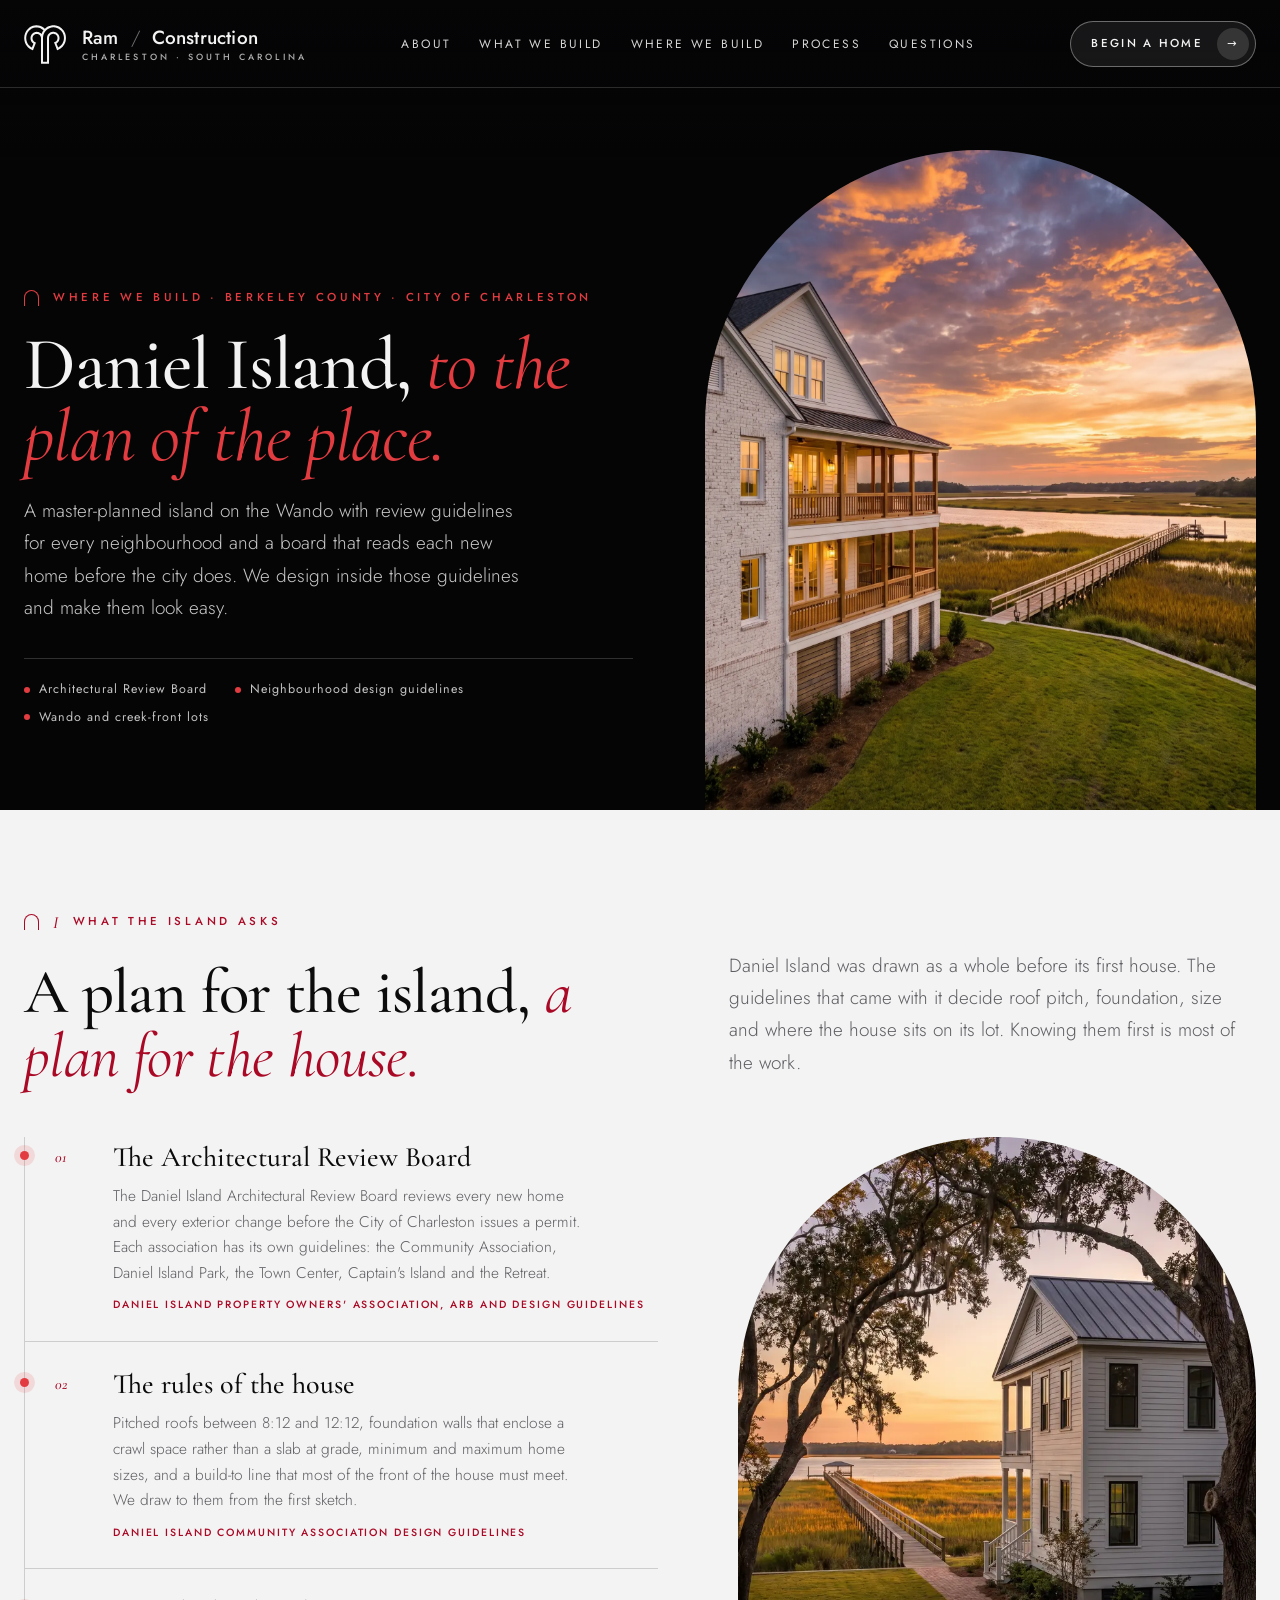
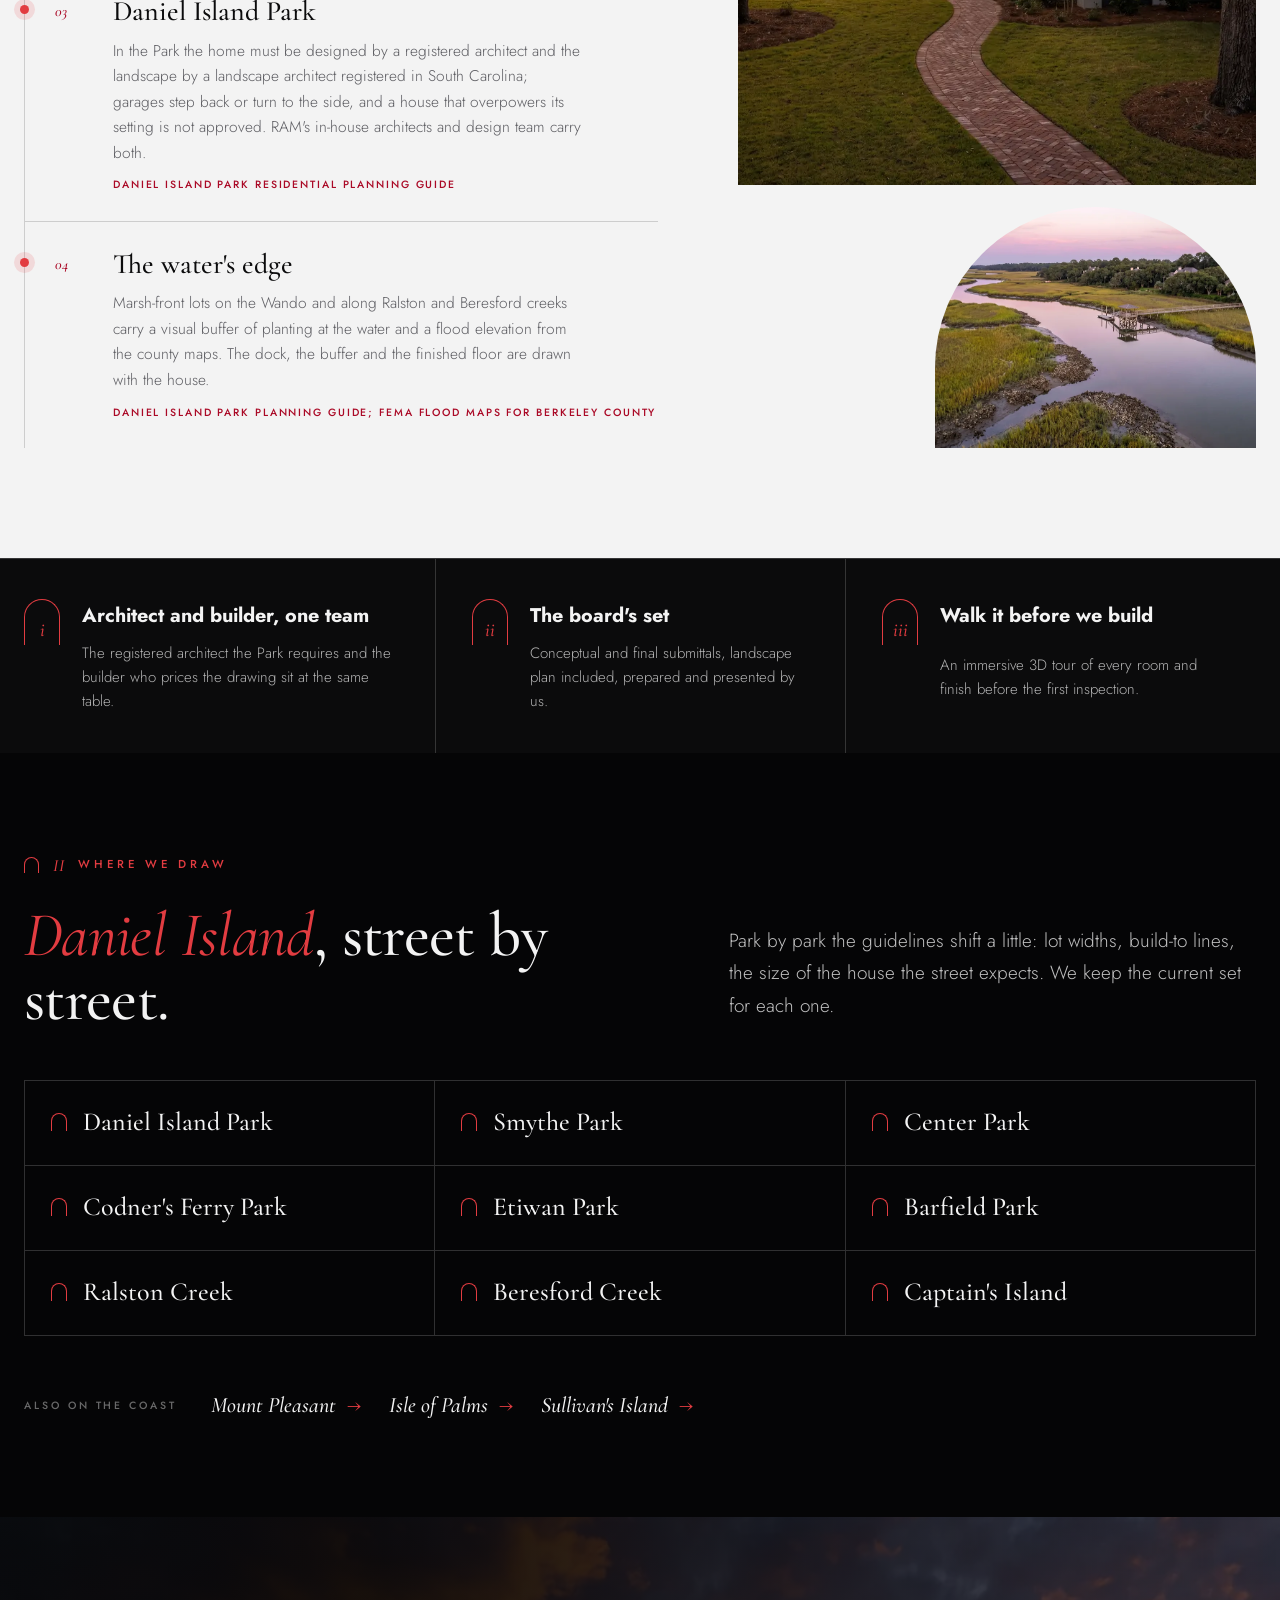
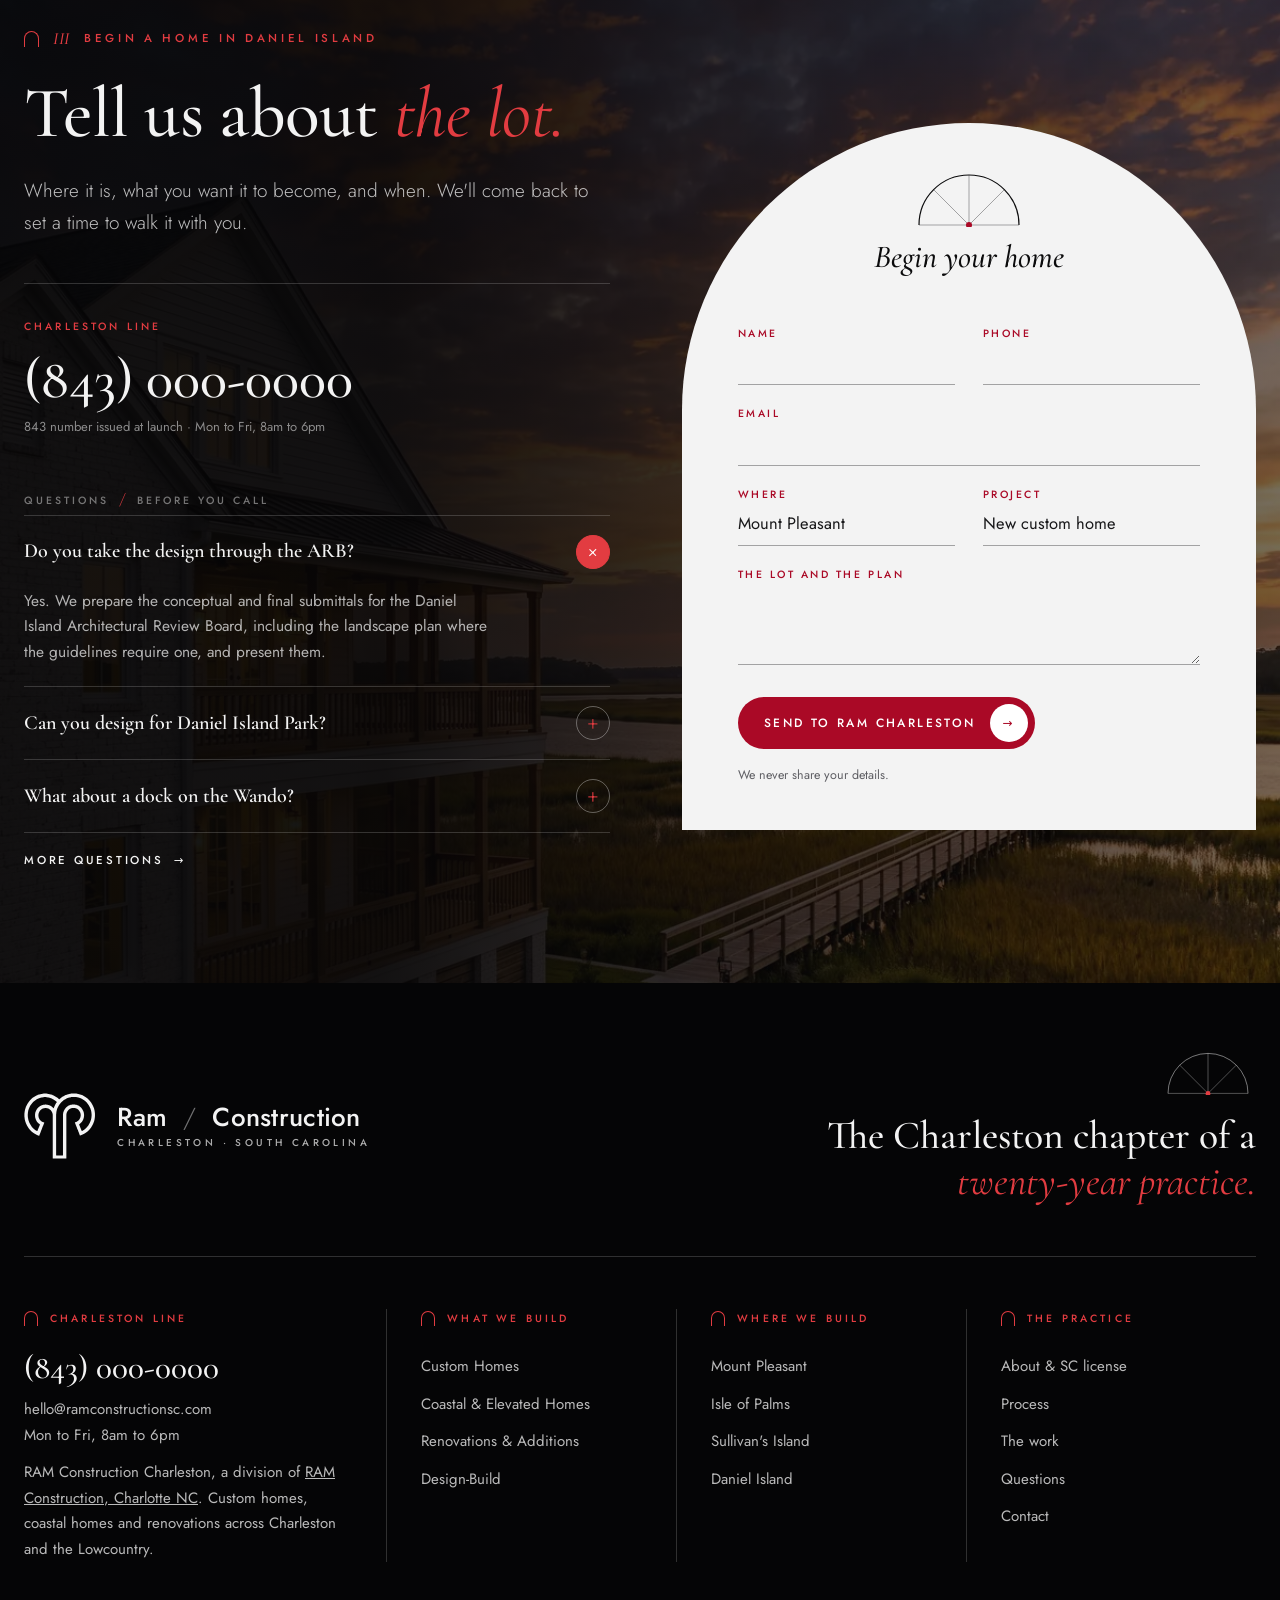
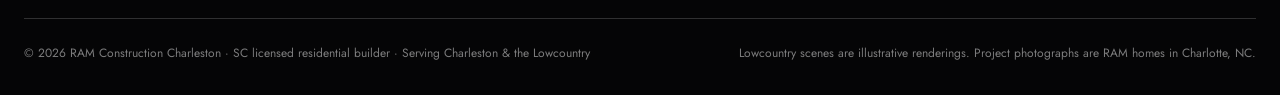
<file: daniel-island.html>
<!doctype html>
<html lang="en">
<head>
<meta charset="utf-8">
<meta name="viewport" content="width=device-width, initial-scale=1">
<title>Custom Home Builder in Daniel Island, SC | RAM Construction Charleston</title>
<meta name="description" content="Custom home builder on Daniel Island, SC. RAM Construction Charleston designs to the Daniel Island Architectural Review Board and each park's guidelines, with a fixed bid and a 3D walk-through before construction.">
<meta property="og:title" content="Custom Home Builder in Daniel Island, SC | RAM Construction Charleston">
<meta property="og:image" content="img/w/daniel-island-waterfront-home-1600.webp">
<link rel="canonical" href="https://ramconstructionsc.com/daniel-island.html">
<link rel="icon" href="img/brand/ram-logo--bw.svg">
<link rel="preconnect" href="https://fonts.googleapis.com">
<link rel="preconnect" href="https://fonts.gstatic.com" crossorigin>
<link href="https://fonts.googleapis.com/css2?family=Cormorant+Garamond:ital,wght@0,500;0,600;1,400;1,500&family=Jost:wght@300;400;500;600&display=swap" rel="stylesheet">
<link rel="stylesheet" href="css/charleston.css">
<link rel="stylesheet" href="css/pages.css">
<link rel="preload" as="image" href="img/w/daniel-island-waterfront-home-1600.webp">
<script>document.documentElement.classList.add('js')</script>
</head>
<body class="inner">
<svg width="0" height="0" style="position:absolute" aria-hidden="true"><defs><symbol id="ram-mark" viewBox="190 128 528 488"><use href="#glyphdef"/></symbol><path id="glyphdef" fill="currentColor" fill-rule="evenodd" d="M620.5 143.2 L610.2 139.8 L608.0 138.5 L604.2 137.8 L600.5 136.2 L591.5 134.0 L589.2 134.0 L586.5 133.0 L582.2 133.0 L579.5 132.0 L573.2 132.0 L570.5 131.0 L548.2 131.0 L545.5 132.0 L539.2 132.0 L536.5 133.0 L532.2 133.0 L510.8 138.5 L508.5 139.8 L498.2 143.2 L482.8 151.0 L474.2 156.2 L463.0 164.5 L452.0 174.2 L450.2 174.5 L437.8 163.5 L419.0 151.0 L405.5 144.2 L403.2 143.8 L398.5 141.2 L389.5 138.2 L372.5 134.0 L368.2 134.0 L365.5 133.0 L360.2 133.0 L357.5 132.0 L334.2 132.0 L331.5 133.0 L326.2 133.0 L323.5 134.0 L319.2 134.0 L302.2 138.2 L293.2 141.2 L288.5 143.8 L286.2 144.2 L272.8 151.0 L254.0 163.5 L245.8 170.5 L233.5 182.8 L227.5 190.0 L216.0 206.8 L207.2 223.2 L206.8 225.5 L204.2 230.2 L202.8 235.5 L201.5 237.8 L198.8 248.5 L197.2 252.2 L196.0 260.5 L195.0 263.2 L195.0 267.5 L194.0 270.2 L194.0 276.5 L193.0 279.2 L193.0 303.5 L194.0 306.2 L194.0 312.5 L195.0 315.2 L195.0 319.5 L199.2 337.5 L204.2 352.5 L213.0 371.0 L224.5 388.8 L233.5 400.0 L245.8 412.2 L258.0 422.2 L272.8 431.8 L286.2 438.5 L300.0 443.8 L302.8 443.5 L304.5 440.5 L306.0 435.2 L311.5 422.5 L316.0 409.2 L321.5 396.5 L328.0 378.2 L332.5 368.5 L340.2 348.0 L339.8 346.2 L329.2 342.8 L323.8 340.0 L316.0 334.5 L309.2 327.8 L305.8 323.0 L302.0 316.5 L299.0 308.5 L297.8 303.5 L297.8 301.2 L296.8 298.5 L296.8 287.2 L297.8 284.5 L297.8 282.2 L299.0 277.2 L302.8 267.8 L309.2 258.0 L313.8 253.2 L320.0 248.2 L329.2 243.0 L338.2 240.0 L341.5 239.8 L344.2 238.8 L355.5 238.8 L358.2 239.8 L360.5 239.8 L370.5 243.0 L376.0 245.8 L383.8 251.2 L388.5 255.8 L393.5 262.0 L397.0 267.8 L400.8 277.2 L402.0 282.2 L402.0 284.5 L403.0 287.2 L403.0 611.2 L403.5 612.2 L404.5 612.8 L502.2 612.8 L503.2 612.2 L503.8 611.2 L503.8 286.2 L504.8 283.5 L504.8 281.2 L506.0 276.2 L509.8 266.8 L516.2 257.0 L523.0 250.2 L530.8 244.8 L536.2 242.0 L545.2 239.0 L548.5 238.8 L551.2 237.8 L562.5 237.8 L565.2 238.8 L567.5 238.8 L577.5 242.0 L583.0 244.8 L590.8 250.2 L597.5 257.0 L601.0 261.8 L604.8 268.2 L607.8 276.2 L609.0 281.2 L609.0 283.5 L610.0 286.2 L610.0 297.5 L609.0 300.2 L609.0 302.5 L607.8 307.5 L604.8 315.5 L601.0 322.0 L597.5 326.8 L590.8 333.5 L583.0 339.0 L577.5 341.8 L569.2 344.2 L567.0 345.8 L567.2 348.5 L568.8 351.2 L575.2 368.5 L577.8 373.2 L579.2 378.5 L580.8 381.2 L584.2 391.5 L589.8 404.2 L591.2 409.5 L596.8 422.2 L603.2 440.5 L604.8 442.8 L606.2 442.8 L620.5 437.5 L636.0 429.8 L647.8 422.2 L663.0 410.2 L677.2 395.8 L687.2 382.8 L695.8 369.0 L702.5 355.5 L709.5 336.5 L712.8 323.5 L712.8 320.2 L713.8 317.5 L713.8 314.2 L714.8 311.5 L714.8 305.2 L715.8 302.5 L715.8 278.2 L714.8 275.5 L714.8 269.2 L713.8 266.5 L713.8 262.2 L712.8 259.5 L712.8 257.2 L709.5 244.2 L706.5 235.2 L705.0 232.5 L702.5 225.2 L695.8 211.8 L687.2 198.0 L675.2 182.8 L660.8 168.5 L647.8 158.5 L636.0 151.0Z M397.5 169.2 L395.2 168.8 L390.5 166.2 L378.5 162.2 L373.5 161.0 L371.2 161.0 L368.5 160.0 L365.2 160.0 L362.5 159.0 L356.2 159.0 L353.5 158.0 L338.2 158.0 L335.5 159.0 L329.2 159.0 L326.5 160.0 L323.2 160.0 L320.5 161.0 L318.2 161.0 L313.2 162.2 L301.2 166.2 L298.5 167.8 L296.2 168.2 L281.8 176.0 L272.0 182.5 L259.8 192.5 L251.5 201.0 L241.5 214.0 L236.0 222.8 L229.2 236.2 L228.8 238.5 L225.2 246.2 L223.8 252.5 L222.2 256.2 L221.0 261.2 L221.0 263.5 L220.0 266.2 L220.0 269.5 L219.0 272.2 L219.0 278.5 L218.0 281.2 L218.0 301.5 L219.0 304.2 L219.0 310.5 L220.0 313.2 L220.0 315.5 L221.0 318.2 L221.0 320.5 L223.2 329.5 L229.2 346.5 L235.0 358.0 L247.5 376.8 L255.5 386.0 L268.0 397.2 L278.2 404.5 L287.0 409.8 L288.8 409.5 L290.5 406.5 L291.0 404.2 L306.5 366.5 L308.0 361.0 L306.8 359.5 L298.8 353.5 L291.2 346.0 L286.2 339.8 L279.0 327.5 L274.0 313.5 L272.8 308.5 L272.8 305.2 L271.8 302.5 L271.8 283.2 L272.8 280.5 L272.8 277.2 L274.0 272.2 L279.0 258.2 L283.8 249.8 L290.2 241.0 L297.8 233.2 L305.0 227.2 L313.8 221.8 L317.5 220.5 L322.2 218.0 L333.2 214.8 L335.5 214.8 L338.2 213.8 L342.5 213.8 L345.2 212.8 L354.5 212.8 L357.2 213.8 L362.5 213.8 L371.5 216.0 L382.5 220.0 L394.8 227.2 L401.0 232.2 L408.8 240.0 L410.2 240.0 L415.0 227.2 L423.8 209.8 L432.8 196.0 L433.0 194.0 L429.8 190.5 L419.8 182.5 L405.0 173.0Z M610.5 167.2 L593.5 161.2 L584.5 159.0 L581.2 159.0 L578.5 158.0 L573.2 158.0 L570.5 157.0 L548.2 157.0 L545.5 158.0 L540.2 158.0 L537.5 159.0 L535.2 159.0 L532.5 160.0 L530.2 160.0 L525.2 161.2 L508.2 167.2 L496.8 173.0 L485.2 180.2 L477.0 186.5 L466.5 195.8 L458.5 205.0 L450.2 216.2 L444.0 226.8 L437.2 241.2 L433.2 253.2 L431.0 262.2 L431.0 264.5 L430.0 267.2 L430.0 271.5 L429.0 274.2 L429.0 282.5 L428.0 285.2 L428.0 588.2 L428.5 589.2 L429.5 589.8 L477.2 589.8 L478.2 589.2 L478.8 588.2 L478.8 284.2 L479.8 281.5 L479.8 277.2 L481.0 272.2 L485.0 260.2 L489.8 250.8 L494.2 244.0 L503.8 233.2 L511.0 227.2 L517.8 222.8 L527.2 218.0 L536.2 215.0 L541.2 213.8 L543.5 213.8 L546.2 212.8 L567.5 212.8 L570.2 213.8 L572.5 213.8 L577.5 215.0 L586.5 218.0 L596.0 222.8 L602.8 227.2 L610.0 233.2 L615.5 239.0 L621.8 247.2 L628.8 260.2 L631.8 269.2 L634.0 278.2 L634.0 281.8 L635.0 286.0 L635.0 299.5 L634.0 302.2 L634.0 305.5 L633.0 308.2 L633.0 310.5 L628.8 323.5 L625.0 331.0 L619.5 339.8 L610.0 350.5 L598.2 360.0 L599.2 364.5 L601.8 369.2 L602.2 371.5 L603.8 374.2 L606.2 381.5 L608.8 386.2 L613.2 398.5 L618.0 408.5 L619.8 408.8 L624.0 406.8 L640.8 395.2 L652.2 385.0 L660.2 375.8 L666.5 367.5 L673.8 356.0 L679.5 344.5 L685.5 327.5 L688.8 314.5 L688.8 311.2 L689.8 308.5 L689.8 302.2 L690.8 299.5 L690.8 281.2 L689.8 278.5 L689.8 272.2 L688.8 269.5 L688.8 266.2 L685.5 253.2 L681.5 241.2 L679.0 236.5 L678.5 234.2 L670.8 219.8 L664.2 210.0 L653.2 196.8 L640.8 185.5 L624.0 174.0Z"/><path id="horndef" d="M620.5 143.2 L610.2 139.8 L608.0 138.5 L604.2 137.8 L600.5 136.2 L591.5 134.0 L589.2 134.0 L586.5 133.0 L582.2 133.0 L579.5 132.0 L573.2 132.0 L570.5 131.0 L548.2 131.0 L545.5 132.0 L539.2 132.0 L536.5 133.0 L532.2 133.0 L510.8 138.5 L508.5 139.8 L498.2 143.2 L482.8 151.0 L474.2 156.2 L463.0 164.5 L452.0 174.2 L450.2 174.5 L437.8 163.5 L419.0 151.0 L405.5 144.2 L403.2 143.8 L398.5 141.2 L389.5 138.2 L372.5 134.0 L368.2 134.0 L365.5 133.0 L360.2 133.0 L357.5 132.0 L334.2 132.0 L331.5 133.0 L326.2 133.0 L323.5 134.0 L319.2 134.0 L302.2 138.2 L293.2 141.2 L288.5 143.8 L286.2 144.2 L272.8 151.0 L254.0 163.5 L245.8 170.5 L233.5 182.8 L227.5 190.0 L216.0 206.8 L207.2 223.2 L206.8 225.5 L204.2 230.2 L202.8 235.5 L201.5 237.8 L198.8 248.5 L197.2 252.2 L196.0 260.5 L195.0 263.2 L195.0 267.5 L194.0 270.2 L194.0 276.5 L193.0 279.2 L193.0 303.5 L194.0 306.2 L194.0 312.5 L195.0 315.2 L195.0 319.5 L199.2 337.5 L204.2 352.5 L213.0 371.0 L224.5 388.8 L233.5 400.0 L245.8 412.2 L258.0 422.2 L272.8 431.8 L286.2 438.5 L300.0 443.8 L302.8 443.5 L304.5 440.5 L306.0 435.2 L311.5 422.5 L316.0 409.2 L321.5 396.5 L328.0 378.2 L332.5 368.5 L340.2 348.0 L339.8 346.2 L329.2 342.8 L323.8 340.0 L316.0 334.5 L309.2 327.8 L305.8 323.0 L302.0 316.5 L299.0 308.5 L297.8 303.5 L297.8 301.2 L296.8 298.5 L296.8 287.2 L297.8 284.5 L297.8 282.2 L299.0 277.2 L302.8 267.8 L309.2 258.0 L313.8 253.2 L320.0 248.2 L329.2 243.0 L338.2 240.0 L341.5 239.8 L344.2 238.8 L355.5 238.8 L358.2 239.8 L360.5 239.8 L370.5 243.0 L376.0 245.8 L383.8 251.2 L388.5 255.8 L393.5 262.0 L397.0 267.8 L400.8 277.2 L402.0 282.2 L402.0 284.5 L403.0 287.2 L403.0 611.2 L403.5 612.2 L404.5 612.8 L502.2 612.8 L503.2 612.2 L503.8 611.2 L503.8 286.2 L504.8 283.5 L504.8 281.2 L506.0 276.2 L509.8 266.8 L516.2 257.0 L523.0 250.2 L530.8 244.8 L536.2 242.0 L545.2 239.0 L548.5 238.8 L551.2 237.8 L562.5 237.8 L565.2 238.8 L567.5 238.8 L577.5 242.0 L583.0 244.8 L590.8 250.2 L597.5 257.0 L601.0 261.8 L604.8 268.2 L607.8 276.2 L609.0 281.2 L609.0 283.5 L610.0 286.2 L610.0 297.5 L609.0 300.2 L609.0 302.5 L607.8 307.5 L604.8 315.5 L601.0 322.0 L597.5 326.8 L590.8 333.5 L583.0 339.0 L577.5 341.8 L569.2 344.2 L567.0 345.8 L567.2 348.5 L568.8 351.2 L575.2 368.5 L577.8 373.2 L579.2 378.5 L580.8 381.2 L584.2 391.5 L589.8 404.2 L591.2 409.5 L596.8 422.2 L603.2 440.5 L604.8 442.8 L606.2 442.8 L620.5 437.5 L636.0 429.8 L647.8 422.2 L663.0 410.2 L677.2 395.8 L687.2 382.8 L695.8 369.0 L702.5 355.5 L709.5 336.5 L712.8 323.5 L712.8 320.2 L713.8 317.5 L713.8 314.2 L714.8 311.5 L714.8 305.2 L715.8 302.5 L715.8 278.2 L714.8 275.5 L714.8 269.2 L713.8 266.5 L713.8 262.2 L712.8 259.5 L712.8 257.2 L709.5 244.2 L706.5 235.2 L705.0 232.5 L702.5 225.2 L695.8 211.8 L687.2 198.0 L675.2 182.8 L660.8 168.5 L647.8 158.5 L636.0 151.0Z"/></defs></svg>

<!-- ═════ masthead ═════ -->
<header class="hdr" id="hdr">
  <div class="hdr-row">
    <a class="lockup" href="index.html" aria-label="Ram Construction Charleston, home">
      <svg class="mark" aria-hidden="true"><use href="#ram-mark"/></svg>
      <span class="wm"><b>Ram <i>/</i> Construction</b><small>Charleston · South Carolina</small></span>
    </a>
    <nav class="hdr-nav" aria-label="Primary">
      <a href="about.html">About</a>
      <a href="index.html#services">What we build</a>
      <a href="index.html#areas">Where we build</a>
      <a href="index.html#process">Process</a>
      <a href="faq.html">Questions</a>
    </nav>
    <div class="hdr-cta">
      <a class="hdr-tel" href="tel:+18430000000">(843) 000-0000</a>
      <a class="btn btn-glass" href="contact.html">Begin a home <span class="disc" aria-hidden="true">&rarr;</span></a>
    </div>
    <div class="hdr-m">
      <a href="tel:+18430000000" aria-label="Call RAM Construction Charleston"><svg width="18" height="18" viewBox="0 0 24 24" fill="none" stroke="currentColor" stroke-width="1.6"><path d="M22 16.9v3a2 2 0 0 1-2.2 2 19.8 19.8 0 0 1-8.6-3 19.5 19.5 0 0 1-6-6 19.8 19.8 0 0 1-3-8.7A2 2 0 0 1 4.1 2h3a2 2 0 0 1 2 1.7c.1 1 .4 2 .7 2.8a2 2 0 0 1-.5 2.1L8.1 9.9a16 16 0 0 0 6 6l1.3-1.3a2 2 0 0 1 2.1-.4c.9.3 1.9.5 2.8.7a2 2 0 0 1 1.7 2Z"/></svg></a>
      <button type="button" aria-label="Open menu" aria-controls="mnav" aria-expanded="false" id="mopen"><svg width="20" height="20" viewBox="0 0 24 24" fill="none" stroke="currentColor" stroke-width="1.6"><path d="M3 8h18M3 16h18"/></svg></button>
    </div>
  </div>
</header>

<div class="mnav" id="mnav" role="dialog" aria-label="Menu">
  <div class="mnav-top"><svg class="mark" aria-hidden="true"><use href="#ram-mark"/></svg><button type="button" id="mclose" aria-label="Close menu">&times;</button></div>
  <nav aria-label="Mobile">
    <a href="about.html">About</a><a href="index.html#services">What we <em>build</em></a><a href="index.html#areas">Where we <em>build</em></a><a href="index.html#work">The work</a><a href="index.html#process">Process</a><a href="faq.html">Questions</a><a href="contact.html">Contact</a>
  </nav>
  <a class="mtel" href="tel:+18430000000">(843) 000-0000</a>
  <a class="btn btn-red" href="contact.html">Begin a home <span class="disc" aria-hidden="true">&rarr;</span></a>
</div>

<main id="top">

<!-- ═════ page hero ═════ -->
<section class="phero on-dark">
  <div class="wrap">
    <div class="phero-copy">
      <h1 class="hx rv"><span class="eyebrow">Where we build · Berkeley County · City of Charleston</span><span class="sr-only">. </span><span class="display">Daniel Island, <em>to the plan of the place.</em></span></h1>
      <p class="lede rv d1">A master-planned island on the Wando with review guidelines for every neighbourhood and a board that reads each new home before the city does. We design inside those guidelines and make them look easy.</p>
      <ul class="phero-meta rv d2"><li>Architectural Review Board</li><li>Neighbourhood design guidelines</li><li>Wando and creek-front lots</li></ul>
    </div>
    <div class="phero-art rv d1"><div class="arch" style="aspect-ratio:3/3.6"><img src="img/w/daniel-island-waterfront-home-1600.webp" srcset="img/w/daniel-island-waterfront-home-900.webp 900w, img/w/daniel-island-waterfront-home-1600.webp 1600w" sizes="(max-width:860px) 100vw, 44vw" width="1600" fetchpriority="high" alt="A new Lowcountry home with double porches on the marsh at sunset on Daniel Island"></div></div>
  </div>
</section>


<!-- ═════ the conditions ═════ -->
<section class="tconds">
  <div class="wrap">
    <div class="sec-head">
      <h2 class="hx rv"><span class="eyebrow"><i aria-hidden="true">I</i> What the island asks</span><span class="sr-only">. </span><span class="h2">A plan for the island, <em>a plan for the house.</em></span></h2>
      <p class="lede rv d1">Daniel Island was drawn as a whole before its first house. The guidelines that came with it decide roof pitch, foundation, size and where the house sits on its lot. Knowing them first is most of the work.</p>
    </div>
    <div class="tconds-grid">
      <div class="rail-lt">
      <div class="rrow rv">
        <span class="rnum">01</span>
        <div class="rbody"><h3>The Architectural Review Board</h3><p>The Daniel Island Architectural Review Board reviews every new home and every exterior change before the City of Charleston issues a permit. Each association has its own guidelines: the Community Association, Daniel Island Park, the Town Center, Captain's Island and the Retreat.</p><small>Daniel Island Property Owners' Association, ARB and design guidelines</small></div>
      </div>
      <div class="rrow rv d1">
        <span class="rnum">02</span>
        <div class="rbody"><h3>The rules of the house</h3><p>Pitched roofs between 8:12 and 12:12, foundation walls that enclose a crawl space rather than a slab at grade, minimum and maximum home sizes, and a build-to line that most of the front of the house must meet. We draw to them from the first sketch.</p><small>Daniel Island Community Association design guidelines</small></div>
      </div>
      <div class="rrow rv d2">
        <span class="rnum">03</span>
        <div class="rbody"><h3>Daniel Island Park</h3><p>In the Park the home must be designed by a registered architect and the landscape by a landscape architect registered in South Carolina; garages step back or turn to the side, and a house that overpowers its setting is not approved. RAM's in-house architects and design team carry both.</p><small>Daniel Island Park residential planning guide</small></div>
      </div>
      <div class="rrow rv d3">
        <span class="rnum">04</span>
        <div class="rbody"><h3>The water's edge</h3><p>Marsh-front lots on the Wando and along Ralston and Beresford creeks carry a visual buffer of planting at the water and a flood elevation from the county maps. The dock, the buffer and the finished floor are drawn with the house.</p><small>Daniel Island Park planning guide; FEMA flood maps for Berkeley County</small></div>
      </div>
    </div>
      <div class="tconds-art rv d1">
        <div class="arch" style="aspect-ratio:4/5"><img src="img/w/daniel-island-wando-waterfront-1600.webp" srcset="img/w/daniel-island-wando-waterfront-800.webp 800w, img/w/daniel-island-wando-waterfront-1600.webp 1600w" sizes="(max-width:860px) 100vw, 44vw" width="1600" loading="lazy" alt="A white Lowcountry home on a marsh-front lot on Daniel Island with a long private dock reaching the Wando River"></div>
        <div class="arch" style="aspect-ratio:4/3"><img src="img/w/tidal-creek-marsh-aerial-dusk-2400.webp" srcset="img/w/tidal-creek-marsh-aerial-dusk-1200.webp 1200w, img/w/tidal-creek-marsh-aerial-dusk-2400.webp 2400w" sizes="(max-width:860px) 100vw, 44vw" width="2400" loading="lazy" alt="Aerial view of a tidal creek winding through spartina marsh with a private dock at dusk"></div>
      </div>
    </div>
  </div>
</section>

<!-- ═════ what RAM does here ═════ -->
<div class="ledger"><div class="wrap ledger-row"><div class="ledger-item rv"><span class="mk">i</span><h3>Architect and builder, one team</h3><p>The registered architect the Park requires and the builder who prices the drawing sit at the same table.</p></div><div class="ledger-item rv d1"><span class="mk">ii</span><h3>The board's set</h3><p>Conceptual and final submittals, landscape plan included, prepared and presented by us.</p></div><div class="ledger-item rv d2"><span class="mk">iii</span><h3>Walk it before we build</h3><p>An immersive 3D tour of every room and finish before the first inspection.</p></div></div></div>

<!-- ═════ the places ═════ -->
<section class="tplaces on-dark">
  <div class="wrap">
    <div class="sec-head">
      <h2 class="hx rv"><span class="eyebrow"><i aria-hidden="true">II</i> Where we draw</span><span class="sr-only">. </span><span class="h2"><em>Daniel Island</em>, street by street.</span></h2>
      <p class="lede rv d1">Park by park the guidelines shift a little: lot widths, build-to lines, the size of the house the street expects. We keep the current set for each one.</p>
    </div>
    <ul class="places"><li class="rv"><span>Daniel Island Park</span></li><li class="rv d1"><span>Smythe Park</span></li><li class="rv d2"><span>Center Park</span></li><li class="rv d3"><span>Codner's Ferry Park</span></li><li class="rv"><span>Etiwan Park</span></li><li class="rv d1"><span>Barfield Park</span></li><li class="rv d2"><span>Ralston Creek</span></li><li class="rv d3"><span>Beresford Creek</span></li><li class="rv"><span>Captain's Island</span></li></ul>
    <div class="tother rv">
      <p class="datum-lab">Also on the coast</p>
      <ul><li><a href="mount-pleasant.html">Mount Pleasant <span>&rarr;</span></a></li><li><a href="isle-of-palms.html">Isle of Palms <span>&rarr;</span></a></li><li><a href="sullivans-island.html">Sullivan's Island <span>&rarr;</span></a></li></ul>
    </div>
  </div>
</section>

<!-- ═════ the door ═════ -->
<section class="door on-dark" id="door">
  <div class="door-bg"><img src="img/w/daniel-island-waterfront-home-1200.webp" width="1200" height="1607" loading="lazy" alt=""></div>
  <div class="wrap door-grid">
    <div class="rv">
      <h2 class="hx"><span class="eyebrow"><i aria-hidden="true">III</i> Begin a home in Daniel Island</span><span class="sr-only">. </span><span class="h2">Tell us about <em>the lot.</em></span></h2>
      <p class="lede">Where it is, what you want it to become, and when. We'll come back to set a time to walk it with you.</p>
      <div class="phone"><small>Charleston line</small><a href="tel:+18430000000">(843) 000-0000</a><span>843 number issued at launch · Mon to Fri, 8am to 6pm</span></div>
      <div class="faq" id="faq">
        <p class="faq-lab">Questions <i>/</i> before you call</p>
        <div class="faq-list rv d1">
<details open><summary>Do you take the design through the ARB?</summary><div class="ans">Yes. We prepare the conceptual and final submittals for the Daniel Island Architectural Review Board, including the landscape plan where the guidelines require one, and present them.</div></details>
<details><summary>Can you design for Daniel Island Park?</summary><div class="ans">Yes. RAM's in-house team includes the registered architect the Park requires, and we work with a South Carolina-registered landscape architect on the site plan.</div></details>
<details><summary>What about a dock on the Wando?</summary><div class="ans">Docks are reviewed by the board and permitted by the state. We design the dock, the water's-edge buffer and the house together so nothing is left to the end.</div></details>
        </div>
        <a class="more" href="faq.html">More questions <span>&rarr;</span></a>
      </div>
    </div>
    <form class="form rv d2" action="#" onsubmit="return false">
      <div class="form-crown"><svg viewBox="0 0 120 60" aria-hidden="true"><g><line x1="60" y1="58" x2="60" y2="8"/><line x1="60" y1="58" x2="95.4" y2="22.6"/><line x1="60" y1="58" x2="110" y2="58"/><line x1="60" y1="58" x2="24.6" y2="22.6"/><line x1="60" y1="58" x2="10" y2="58"/></g><path d="M10 58a50 50 0 0 1 100 0" fill="none" stroke="#0B0B0C" stroke-width="1.2"/><circle cx="60" cy="58" r="3" fill="#AA0926"/></svg><h3>Begin your home</h3></div>
      <div class="fgrid">
        <div class="field"><label for="f-name">Name</label><input id="f-name" name="name" autocomplete="name"></div>
        <div class="field"><label for="f-phone">Phone</label><input id="f-phone" name="phone" type="tel" autocomplete="tel"></div>
        <div class="field full"><label for="f-email">Email</label><input id="f-email" name="email" type="email" autocomplete="email"></div>
        <div class="field"><label for="f-area">Where</label><select id="f-area" name="area"><option>Mount Pleasant</option><option>Isle of Palms</option><option>Sullivan's Island</option><option>Daniel Island</option><option>Elsewhere in Charleston</option></select></div>
        <div class="field"><label for="f-type">Project</label><select id="f-type" name="type"><option>New custom home</option><option>Coastal / elevated home</option><option>Renovation or addition</option><option>Not sure yet</option></select></div>
        <div class="field full"><label for="f-msg">The lot and the plan</label><textarea id="f-msg" name="message"></textarea></div>
      </div>
      <button class="btn btn-red" type="submit">Send to RAM Charleston <span class="disc" aria-hidden="true">&rarr;</span></button>
      <p class="form-note">We never share your details.</p>
    </form>
  </div>
</section>

</main>

<!-- ═════ colophon ═════ -->
<footer class="ftr">
  <div class="wrap">
    <div class="ftr-sign">
      <a class="lockup" href="index.html" aria-label="Ram Construction Charleston, back to top">
        <svg class="mark" aria-hidden="true"><use href="#ram-mark"/></svg>
        <span class="wm"><b>Ram <i>/</i> Construction</b><small>Charleston · South Carolina</small></span>
      </a>
      <div class="ftr-line">
        <svg class="fan" viewBox="0 0 120 60" aria-hidden="true"><g><line x1="60" y1="58" x2="60" y2="8"/><line x1="60" y1="58" x2="95.4" y2="22.6"/><line x1="60" y1="58" x2="110" y2="58"/><line x1="60" y1="58" x2="24.6" y2="22.6"/><line x1="60" y1="58" x2="10" y2="58"/></g><path d="M10 58a50 50 0 0 1 100 0" fill="none" stroke="rgba(243,243,243,.5)" stroke-width="1.2"/><circle cx="60" cy="58" r="3" fill="#E23C41"/></svg>
        <p>The Charleston chapter of a <em>twenty-year practice.</em></p>
      </div>
    </div>
    <div class="ftr-cols">
      <div class="ftr-col">
        <h4>Charleston line</h4>
        <a class="ftr-tel" href="tel:+18430000000">(843) 000-0000</a>
        <p><a href="mailto:hello@ramconstructionsc.com">hello@ramconstructionsc.com</a><br>Mon to Fri, 8am to 6pm</p>
        <p>RAM Construction Charleston, a division of <a href="https://www.ramconstructioninc.com" style="text-decoration:underline">RAM Construction, Charlotte NC</a>. Custom homes, coastal homes and renovations across Charleston and the Lowcountry.</p>
      </div>
      <div class="ftr-col"><h4>What we build</h4><ul><li><a href="index.html#services">Custom Homes</a></li><li><a href="index.html#services">Coastal &amp; Elevated Homes</a></li><li><a href="index.html#services">Renovations &amp; Additions</a></li><li><a href="index.html#services">Design-Build</a></li></ul></div>
      <div class="ftr-col"><h4>Where we build</h4><ul><li><a href="mount-pleasant.html">Mount Pleasant</a></li><li><a href="isle-of-palms.html">Isle of Palms</a></li><li><a href="sullivans-island.html">Sullivan's Island</a></li><li><a href="daniel-island.html">Daniel Island</a></li></ul></div>
      <div class="ftr-col"><h4>The practice</h4><ul><li><a href="about.html">About &amp; SC license</a></li><li><a href="index.html#process">Process</a></li><li><a href="index.html#work">The work</a></li><li><a href="faq.html">Questions</a></li><li><a href="contact.html">Contact</a></li></ul></div>
    </div>
    <div class="ftr-base"><span>© 2026 RAM Construction Charleston · SC licensed residential builder · Serving Charleston &amp; the Lowcountry</span><span>Lowcountry scenes are illustrative renderings. Project photographs are RAM homes in Charlotte, NC.</span></div>
  </div>
</footer>
<script type="application/ld+json">{"@context": "https://schema.org", "@type": "WebPage", "name": "Custom Homes in Daniel Island, SC", "description": "Custom home builder on Daniel Island, SC. RAM Construction Charleston designs to the Daniel Island Architectural Review Board and each park's guidelines, with a fixed bid and a 3D walk-through before construction.", "url": "https://ramconstructionsc.com/daniel-island", "about": {"@type": "Service", "serviceType": "Custom home design-build", "provider": {"@type": "GeneralContractor", "name": "RAM Construction Charleston"}, "areaServed": {"@type": "Place", "name": "Daniel Island, SC"}}, "breadcrumb": {"@type": "BreadcrumbList", "itemListElement": [{"@type": "ListItem", "position": 1, "name": "Home", "item": "https://ramconstructionsc.com/"}, {"@type": "ListItem", "position": 2, "name": "Where we build", "item": "https://ramconstructionsc.com/#areas"}, {"@type": "ListItem", "position": 3, "name": "Daniel Island", "item": "https://ramconstructionsc.com/daniel-island"}]}}</script>
<script src="js/site.js"></script>
</body>
</html>
</file>
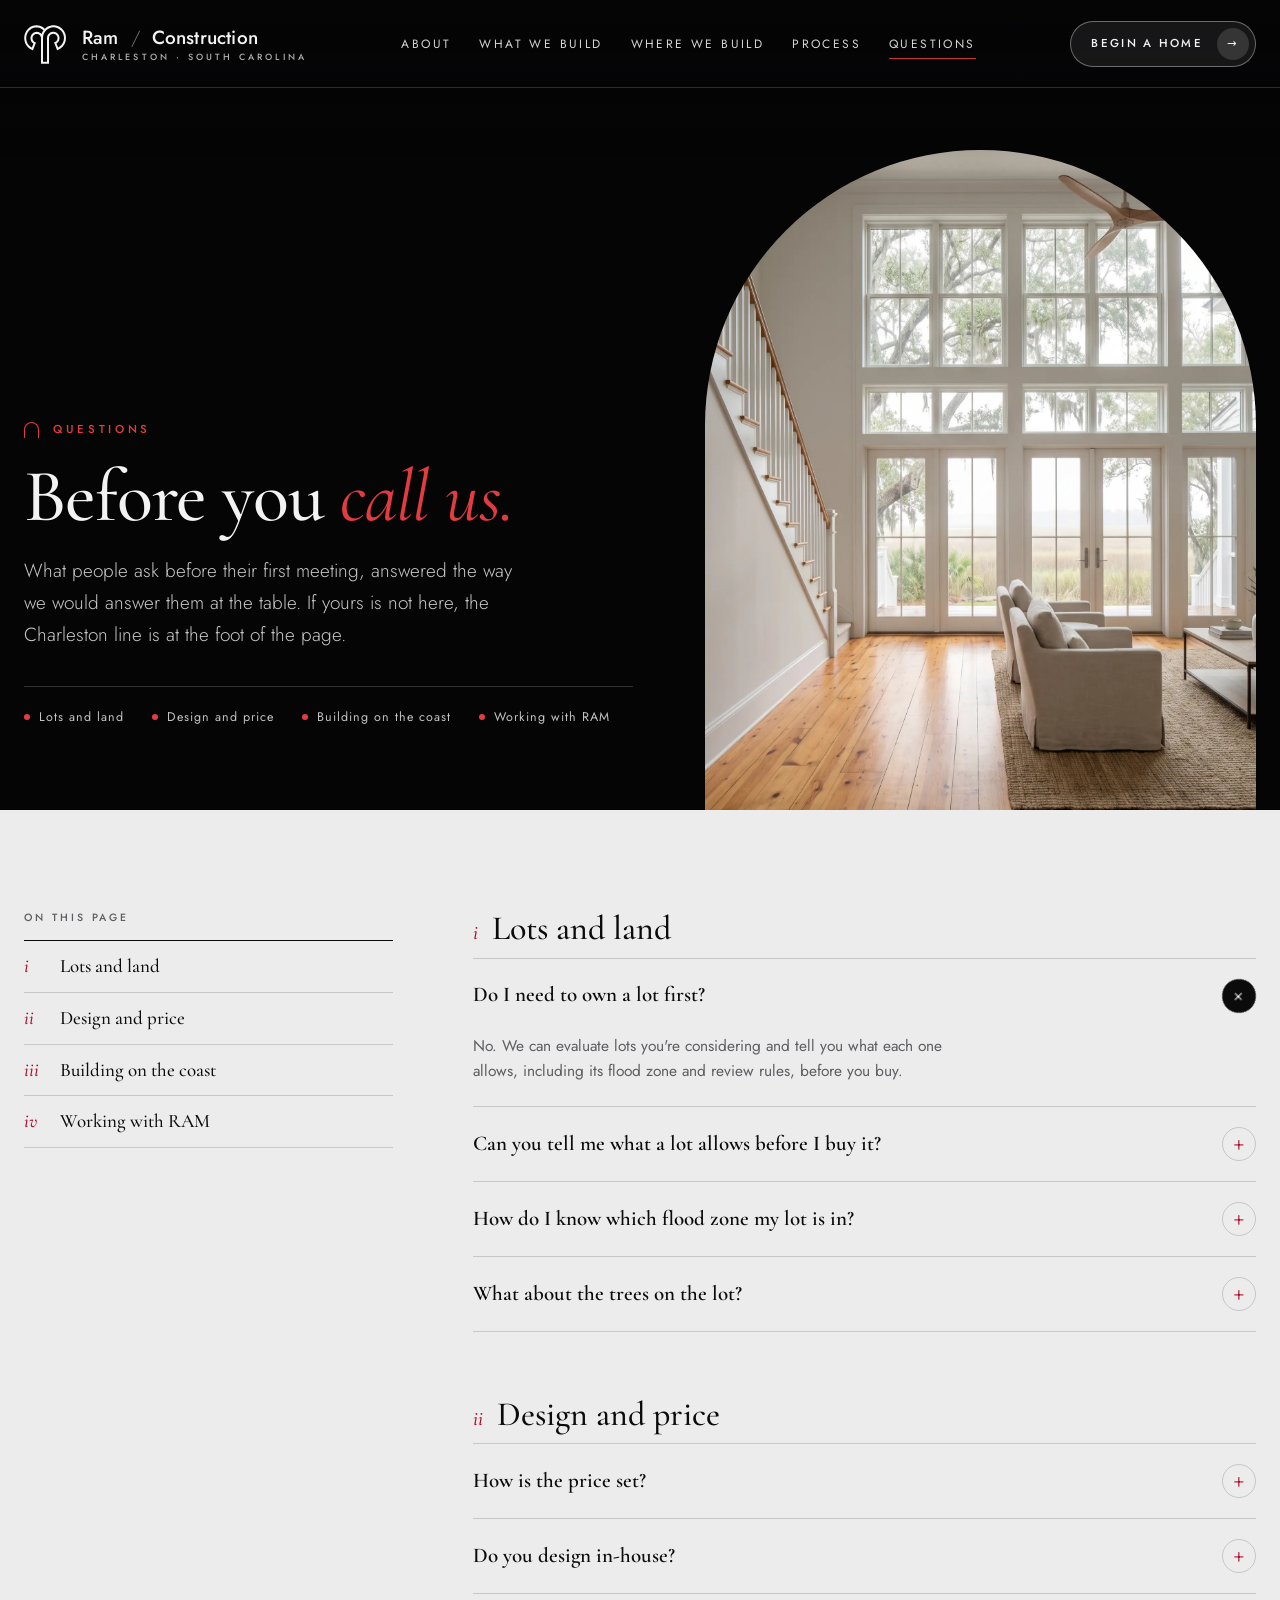
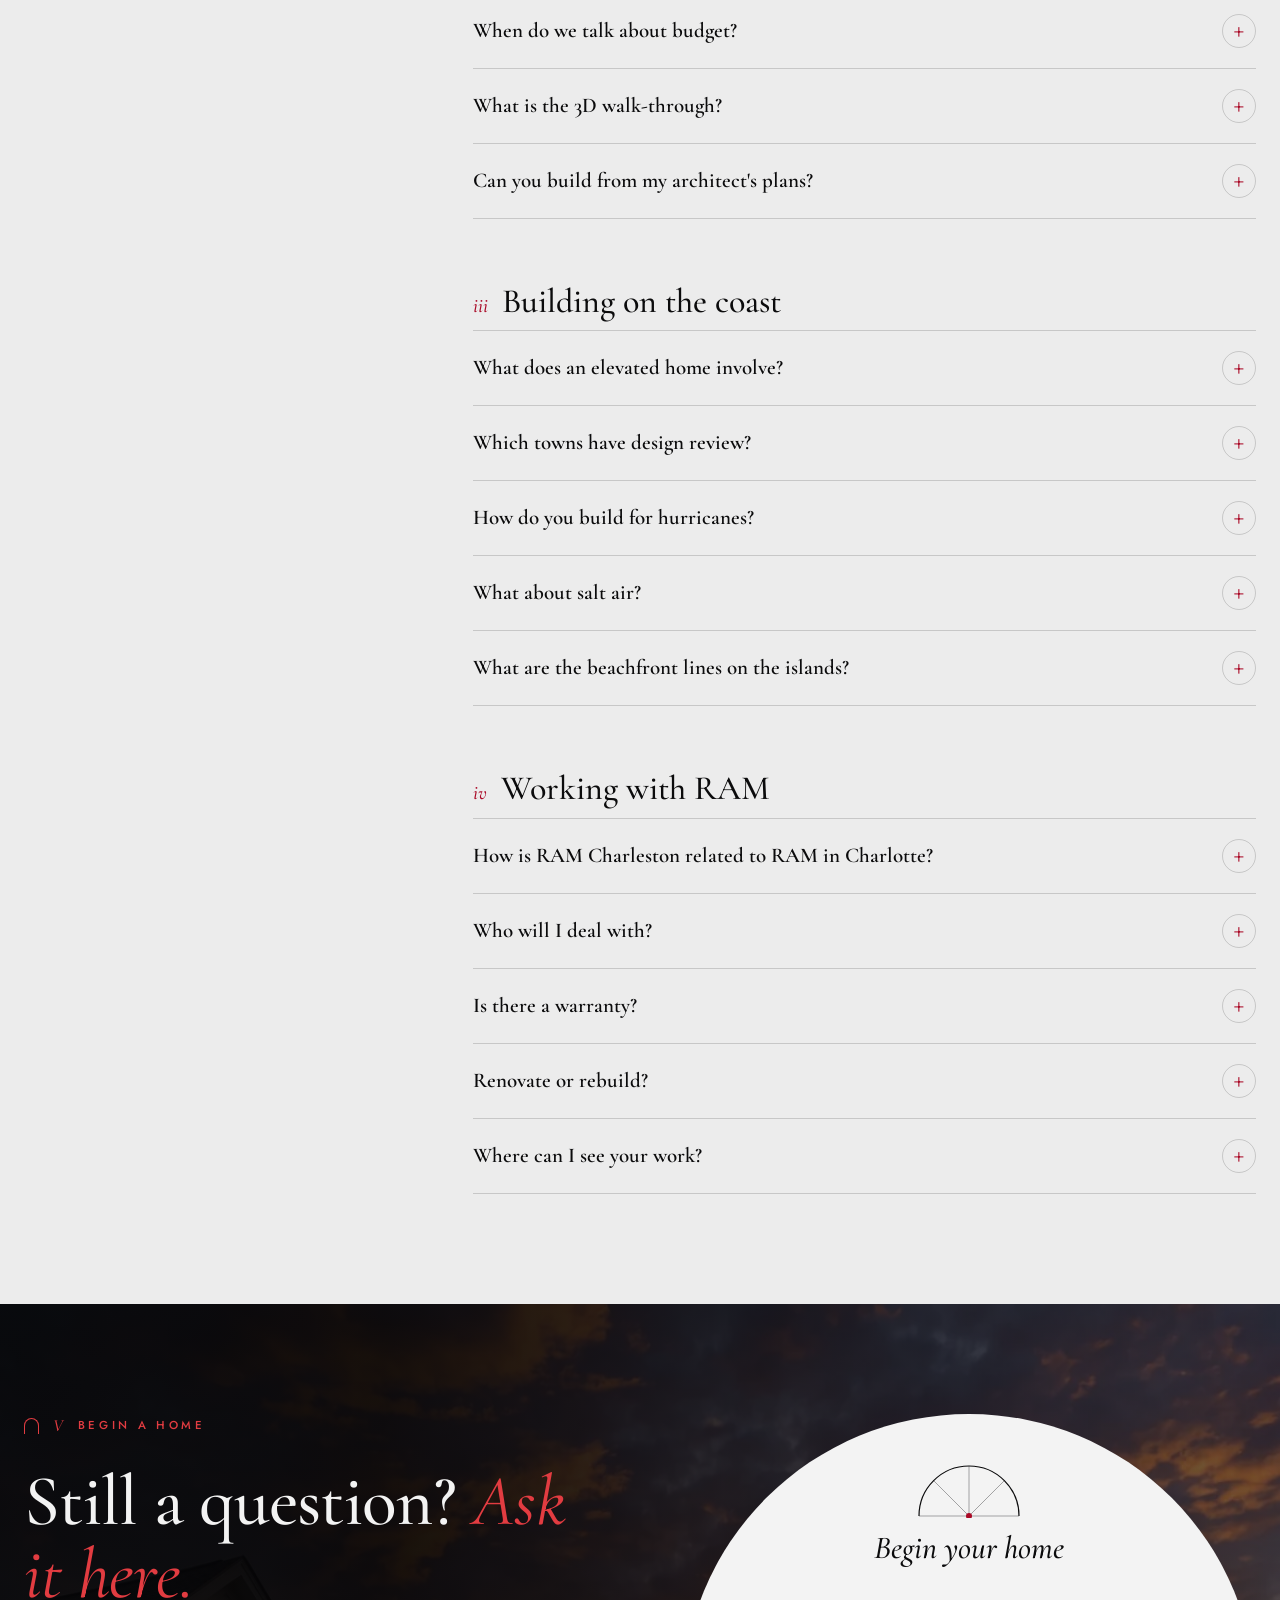
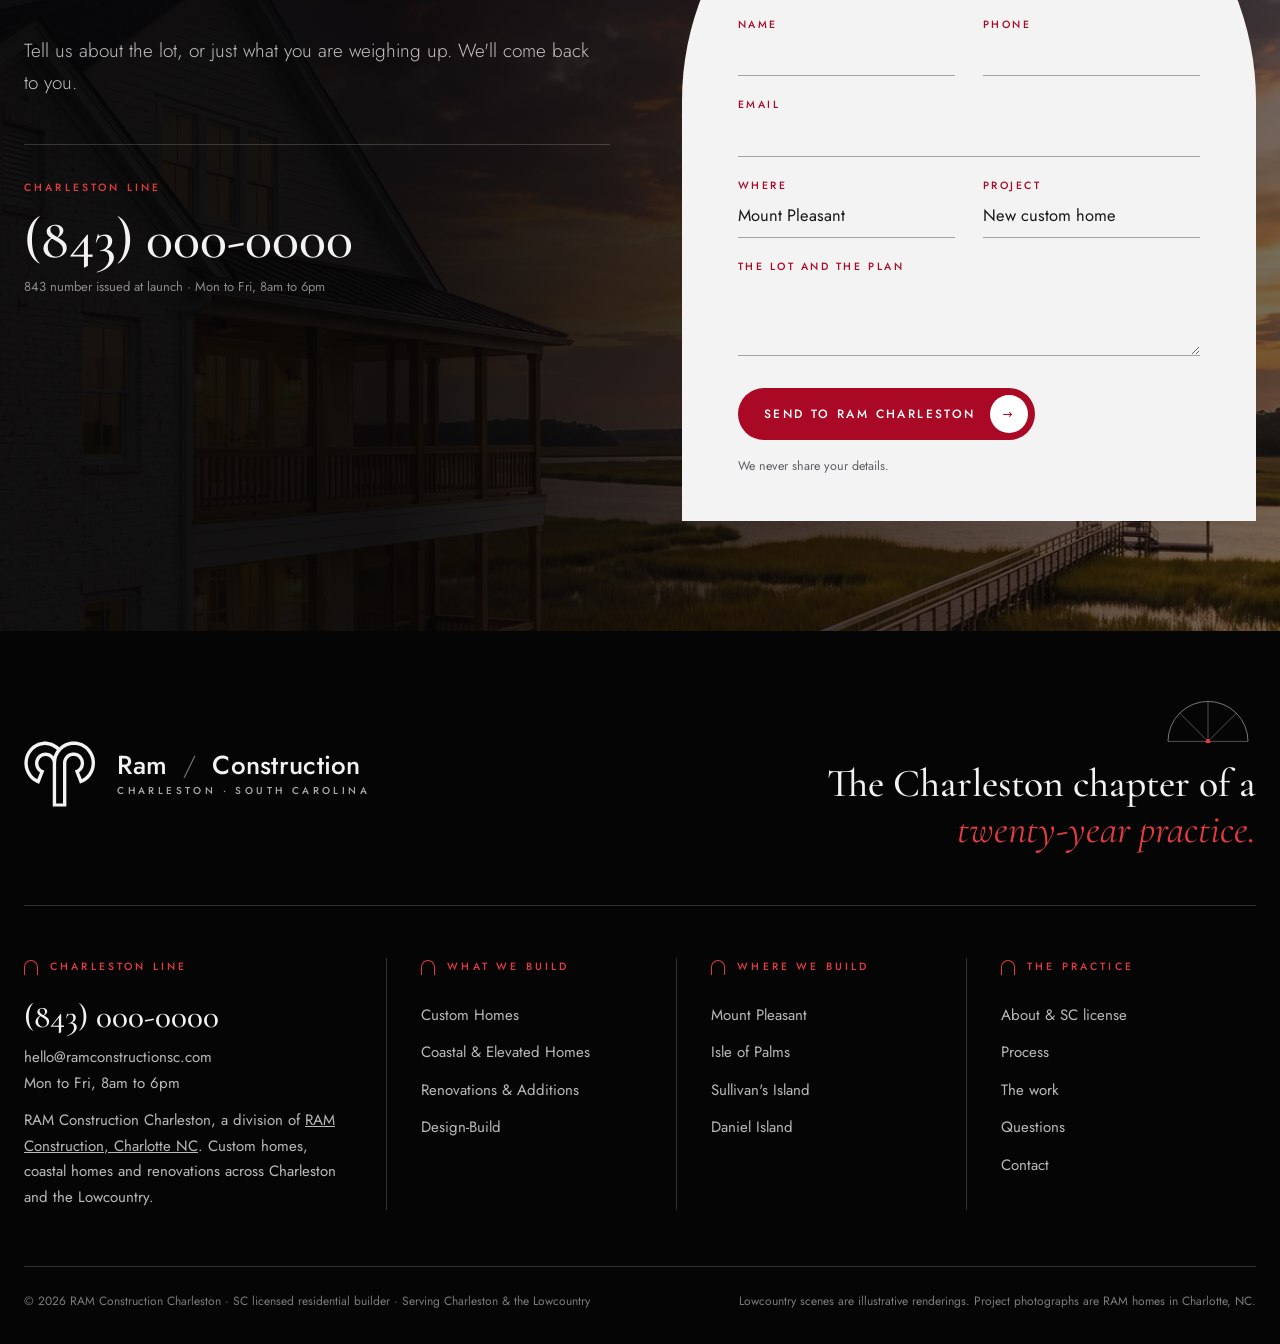
<file: faq.html>
<!doctype html>
<html lang="en">
<head>
<meta charset="utf-8">
<meta name="viewport" content="width=device-width, initial-scale=1">
<title>Questions Before You Build | RAM Construction Charleston</title>
<meta name="description" content="Questions people ask before building a custom home in Charleston: lots and flood zones, how the fixed bid is set, the 3D walk-through, coastal design review, hurricanes and salt air, and how RAM Charleston relates to RAM in Charlotte.">
<meta property="og:title" content="Questions Before You Build | RAM Construction Charleston">
<meta property="og:image" content="img/w/open-living-room-stair-marsh-light-1600.webp">
<link rel="canonical" href="https://ramconstructionsc.com/faq.html">
<link rel="icon" href="img/brand/ram-logo--bw.svg">
<link rel="preconnect" href="https://fonts.googleapis.com">
<link rel="preconnect" href="https://fonts.gstatic.com" crossorigin>
<link href="https://fonts.googleapis.com/css2?family=Cormorant+Garamond:ital,wght@0,500;0,600;1,400;1,500&family=Jost:wght@300;400;500;600&display=swap" rel="stylesheet">
<link rel="stylesheet" href="css/charleston.css">
<link rel="stylesheet" href="css/pages.css">
<link rel="preload" as="image" href="img/w/open-living-room-stair-marsh-light-1600.webp">
<script>document.documentElement.classList.add('js')</script>
</head>
<body class="inner">
<svg width="0" height="0" style="position:absolute" aria-hidden="true"><defs><symbol id="ram-mark" viewBox="190 128 528 488"><use href="#glyphdef"/></symbol><path id="glyphdef" fill="currentColor" fill-rule="evenodd" d="M620.5 143.2 L610.2 139.8 L608.0 138.5 L604.2 137.8 L600.5 136.2 L591.5 134.0 L589.2 134.0 L586.5 133.0 L582.2 133.0 L579.5 132.0 L573.2 132.0 L570.5 131.0 L548.2 131.0 L545.5 132.0 L539.2 132.0 L536.5 133.0 L532.2 133.0 L510.8 138.5 L508.5 139.8 L498.2 143.2 L482.8 151.0 L474.2 156.2 L463.0 164.5 L452.0 174.2 L450.2 174.5 L437.8 163.5 L419.0 151.0 L405.5 144.2 L403.2 143.8 L398.5 141.2 L389.5 138.2 L372.5 134.0 L368.2 134.0 L365.5 133.0 L360.2 133.0 L357.5 132.0 L334.2 132.0 L331.5 133.0 L326.2 133.0 L323.5 134.0 L319.2 134.0 L302.2 138.2 L293.2 141.2 L288.5 143.8 L286.2 144.2 L272.8 151.0 L254.0 163.5 L245.8 170.5 L233.5 182.8 L227.5 190.0 L216.0 206.8 L207.2 223.2 L206.8 225.5 L204.2 230.2 L202.8 235.5 L201.5 237.8 L198.8 248.5 L197.2 252.2 L196.0 260.5 L195.0 263.2 L195.0 267.5 L194.0 270.2 L194.0 276.5 L193.0 279.2 L193.0 303.5 L194.0 306.2 L194.0 312.5 L195.0 315.2 L195.0 319.5 L199.2 337.5 L204.2 352.5 L213.0 371.0 L224.5 388.8 L233.5 400.0 L245.8 412.2 L258.0 422.2 L272.8 431.8 L286.2 438.5 L300.0 443.8 L302.8 443.5 L304.5 440.5 L306.0 435.2 L311.5 422.5 L316.0 409.2 L321.5 396.5 L328.0 378.2 L332.5 368.5 L340.2 348.0 L339.8 346.2 L329.2 342.8 L323.8 340.0 L316.0 334.5 L309.2 327.8 L305.8 323.0 L302.0 316.5 L299.0 308.5 L297.8 303.5 L297.8 301.2 L296.8 298.5 L296.8 287.2 L297.8 284.5 L297.8 282.2 L299.0 277.2 L302.8 267.8 L309.2 258.0 L313.8 253.2 L320.0 248.2 L329.2 243.0 L338.2 240.0 L341.5 239.8 L344.2 238.8 L355.5 238.8 L358.2 239.8 L360.5 239.8 L370.5 243.0 L376.0 245.8 L383.8 251.2 L388.5 255.8 L393.5 262.0 L397.0 267.8 L400.8 277.2 L402.0 282.2 L402.0 284.5 L403.0 287.2 L403.0 611.2 L403.5 612.2 L404.5 612.8 L502.2 612.8 L503.2 612.2 L503.8 611.2 L503.8 286.2 L504.8 283.5 L504.8 281.2 L506.0 276.2 L509.8 266.8 L516.2 257.0 L523.0 250.2 L530.8 244.8 L536.2 242.0 L545.2 239.0 L548.5 238.8 L551.2 237.8 L562.5 237.8 L565.2 238.8 L567.5 238.8 L577.5 242.0 L583.0 244.8 L590.8 250.2 L597.5 257.0 L601.0 261.8 L604.8 268.2 L607.8 276.2 L609.0 281.2 L609.0 283.5 L610.0 286.2 L610.0 297.5 L609.0 300.2 L609.0 302.5 L607.8 307.5 L604.8 315.5 L601.0 322.0 L597.5 326.8 L590.8 333.5 L583.0 339.0 L577.5 341.8 L569.2 344.2 L567.0 345.8 L567.2 348.5 L568.8 351.2 L575.2 368.5 L577.8 373.2 L579.2 378.5 L580.8 381.2 L584.2 391.5 L589.8 404.2 L591.2 409.5 L596.8 422.2 L603.2 440.5 L604.8 442.8 L606.2 442.8 L620.5 437.5 L636.0 429.8 L647.8 422.2 L663.0 410.2 L677.2 395.8 L687.2 382.8 L695.8 369.0 L702.5 355.5 L709.5 336.5 L712.8 323.5 L712.8 320.2 L713.8 317.5 L713.8 314.2 L714.8 311.5 L714.8 305.2 L715.8 302.5 L715.8 278.2 L714.8 275.5 L714.8 269.2 L713.8 266.5 L713.8 262.2 L712.8 259.5 L712.8 257.2 L709.5 244.2 L706.5 235.2 L705.0 232.5 L702.5 225.2 L695.8 211.8 L687.2 198.0 L675.2 182.8 L660.8 168.5 L647.8 158.5 L636.0 151.0Z M397.5 169.2 L395.2 168.8 L390.5 166.2 L378.5 162.2 L373.5 161.0 L371.2 161.0 L368.5 160.0 L365.2 160.0 L362.5 159.0 L356.2 159.0 L353.5 158.0 L338.2 158.0 L335.5 159.0 L329.2 159.0 L326.5 160.0 L323.2 160.0 L320.5 161.0 L318.2 161.0 L313.2 162.2 L301.2 166.2 L298.5 167.8 L296.2 168.2 L281.8 176.0 L272.0 182.5 L259.8 192.5 L251.5 201.0 L241.5 214.0 L236.0 222.8 L229.2 236.2 L228.8 238.5 L225.2 246.2 L223.8 252.5 L222.2 256.2 L221.0 261.2 L221.0 263.5 L220.0 266.2 L220.0 269.5 L219.0 272.2 L219.0 278.5 L218.0 281.2 L218.0 301.5 L219.0 304.2 L219.0 310.5 L220.0 313.2 L220.0 315.5 L221.0 318.2 L221.0 320.5 L223.2 329.5 L229.2 346.5 L235.0 358.0 L247.5 376.8 L255.5 386.0 L268.0 397.2 L278.2 404.5 L287.0 409.8 L288.8 409.5 L290.5 406.5 L291.0 404.2 L306.5 366.5 L308.0 361.0 L306.8 359.5 L298.8 353.5 L291.2 346.0 L286.2 339.8 L279.0 327.5 L274.0 313.5 L272.8 308.5 L272.8 305.2 L271.8 302.5 L271.8 283.2 L272.8 280.5 L272.8 277.2 L274.0 272.2 L279.0 258.2 L283.8 249.8 L290.2 241.0 L297.8 233.2 L305.0 227.2 L313.8 221.8 L317.5 220.5 L322.2 218.0 L333.2 214.8 L335.5 214.8 L338.2 213.8 L342.5 213.8 L345.2 212.8 L354.5 212.8 L357.2 213.8 L362.5 213.8 L371.5 216.0 L382.5 220.0 L394.8 227.2 L401.0 232.2 L408.8 240.0 L410.2 240.0 L415.0 227.2 L423.8 209.8 L432.8 196.0 L433.0 194.0 L429.8 190.5 L419.8 182.5 L405.0 173.0Z M610.5 167.2 L593.5 161.2 L584.5 159.0 L581.2 159.0 L578.5 158.0 L573.2 158.0 L570.5 157.0 L548.2 157.0 L545.5 158.0 L540.2 158.0 L537.5 159.0 L535.2 159.0 L532.5 160.0 L530.2 160.0 L525.2 161.2 L508.2 167.2 L496.8 173.0 L485.2 180.2 L477.0 186.5 L466.5 195.8 L458.5 205.0 L450.2 216.2 L444.0 226.8 L437.2 241.2 L433.2 253.2 L431.0 262.2 L431.0 264.5 L430.0 267.2 L430.0 271.5 L429.0 274.2 L429.0 282.5 L428.0 285.2 L428.0 588.2 L428.5 589.2 L429.5 589.8 L477.2 589.8 L478.2 589.2 L478.8 588.2 L478.8 284.2 L479.8 281.5 L479.8 277.2 L481.0 272.2 L485.0 260.2 L489.8 250.8 L494.2 244.0 L503.8 233.2 L511.0 227.2 L517.8 222.8 L527.2 218.0 L536.2 215.0 L541.2 213.8 L543.5 213.8 L546.2 212.8 L567.5 212.8 L570.2 213.8 L572.5 213.8 L577.5 215.0 L586.5 218.0 L596.0 222.8 L602.8 227.2 L610.0 233.2 L615.5 239.0 L621.8 247.2 L628.8 260.2 L631.8 269.2 L634.0 278.2 L634.0 281.8 L635.0 286.0 L635.0 299.5 L634.0 302.2 L634.0 305.5 L633.0 308.2 L633.0 310.5 L628.8 323.5 L625.0 331.0 L619.5 339.8 L610.0 350.5 L598.2 360.0 L599.2 364.5 L601.8 369.2 L602.2 371.5 L603.8 374.2 L606.2 381.5 L608.8 386.2 L613.2 398.5 L618.0 408.5 L619.8 408.8 L624.0 406.8 L640.8 395.2 L652.2 385.0 L660.2 375.8 L666.5 367.5 L673.8 356.0 L679.5 344.5 L685.5 327.5 L688.8 314.5 L688.8 311.2 L689.8 308.5 L689.8 302.2 L690.8 299.5 L690.8 281.2 L689.8 278.5 L689.8 272.2 L688.8 269.5 L688.8 266.2 L685.5 253.2 L681.5 241.2 L679.0 236.5 L678.5 234.2 L670.8 219.8 L664.2 210.0 L653.2 196.8 L640.8 185.5 L624.0 174.0Z"/><path id="horndef" d="M620.5 143.2 L610.2 139.8 L608.0 138.5 L604.2 137.8 L600.5 136.2 L591.5 134.0 L589.2 134.0 L586.5 133.0 L582.2 133.0 L579.5 132.0 L573.2 132.0 L570.5 131.0 L548.2 131.0 L545.5 132.0 L539.2 132.0 L536.5 133.0 L532.2 133.0 L510.8 138.5 L508.5 139.8 L498.2 143.2 L482.8 151.0 L474.2 156.2 L463.0 164.5 L452.0 174.2 L450.2 174.5 L437.8 163.5 L419.0 151.0 L405.5 144.2 L403.2 143.8 L398.5 141.2 L389.5 138.2 L372.5 134.0 L368.2 134.0 L365.5 133.0 L360.2 133.0 L357.5 132.0 L334.2 132.0 L331.5 133.0 L326.2 133.0 L323.5 134.0 L319.2 134.0 L302.2 138.2 L293.2 141.2 L288.5 143.8 L286.2 144.2 L272.8 151.0 L254.0 163.5 L245.8 170.5 L233.5 182.8 L227.5 190.0 L216.0 206.8 L207.2 223.2 L206.8 225.5 L204.2 230.2 L202.8 235.5 L201.5 237.8 L198.8 248.5 L197.2 252.2 L196.0 260.5 L195.0 263.2 L195.0 267.5 L194.0 270.2 L194.0 276.5 L193.0 279.2 L193.0 303.5 L194.0 306.2 L194.0 312.5 L195.0 315.2 L195.0 319.5 L199.2 337.5 L204.2 352.5 L213.0 371.0 L224.5 388.8 L233.5 400.0 L245.8 412.2 L258.0 422.2 L272.8 431.8 L286.2 438.5 L300.0 443.8 L302.8 443.5 L304.5 440.5 L306.0 435.2 L311.5 422.5 L316.0 409.2 L321.5 396.5 L328.0 378.2 L332.5 368.5 L340.2 348.0 L339.8 346.2 L329.2 342.8 L323.8 340.0 L316.0 334.5 L309.2 327.8 L305.8 323.0 L302.0 316.5 L299.0 308.5 L297.8 303.5 L297.8 301.2 L296.8 298.5 L296.8 287.2 L297.8 284.5 L297.8 282.2 L299.0 277.2 L302.8 267.8 L309.2 258.0 L313.8 253.2 L320.0 248.2 L329.2 243.0 L338.2 240.0 L341.5 239.8 L344.2 238.8 L355.5 238.8 L358.2 239.8 L360.5 239.8 L370.5 243.0 L376.0 245.8 L383.8 251.2 L388.5 255.8 L393.5 262.0 L397.0 267.8 L400.8 277.2 L402.0 282.2 L402.0 284.5 L403.0 287.2 L403.0 611.2 L403.5 612.2 L404.5 612.8 L502.2 612.8 L503.2 612.2 L503.8 611.2 L503.8 286.2 L504.8 283.5 L504.8 281.2 L506.0 276.2 L509.8 266.8 L516.2 257.0 L523.0 250.2 L530.8 244.8 L536.2 242.0 L545.2 239.0 L548.5 238.8 L551.2 237.8 L562.5 237.8 L565.2 238.8 L567.5 238.8 L577.5 242.0 L583.0 244.8 L590.8 250.2 L597.5 257.0 L601.0 261.8 L604.8 268.2 L607.8 276.2 L609.0 281.2 L609.0 283.5 L610.0 286.2 L610.0 297.5 L609.0 300.2 L609.0 302.5 L607.8 307.5 L604.8 315.5 L601.0 322.0 L597.5 326.8 L590.8 333.5 L583.0 339.0 L577.5 341.8 L569.2 344.2 L567.0 345.8 L567.2 348.5 L568.8 351.2 L575.2 368.5 L577.8 373.2 L579.2 378.5 L580.8 381.2 L584.2 391.5 L589.8 404.2 L591.2 409.5 L596.8 422.2 L603.2 440.5 L604.8 442.8 L606.2 442.8 L620.5 437.5 L636.0 429.8 L647.8 422.2 L663.0 410.2 L677.2 395.8 L687.2 382.8 L695.8 369.0 L702.5 355.5 L709.5 336.5 L712.8 323.5 L712.8 320.2 L713.8 317.5 L713.8 314.2 L714.8 311.5 L714.8 305.2 L715.8 302.5 L715.8 278.2 L714.8 275.5 L714.8 269.2 L713.8 266.5 L713.8 262.2 L712.8 259.5 L712.8 257.2 L709.5 244.2 L706.5 235.2 L705.0 232.5 L702.5 225.2 L695.8 211.8 L687.2 198.0 L675.2 182.8 L660.8 168.5 L647.8 158.5 L636.0 151.0Z"/></defs></svg>

<!-- ═════ masthead ═════ -->
<header class="hdr" id="hdr">
  <div class="hdr-row">
    <a class="lockup" href="index.html" aria-label="Ram Construction Charleston, home">
      <svg class="mark" aria-hidden="true"><use href="#ram-mark"/></svg>
      <span class="wm"><b>Ram <i>/</i> Construction</b><small>Charleston · South Carolina</small></span>
    </a>
    <nav class="hdr-nav" aria-label="Primary">
      <a href="about.html">About</a>
      <a href="index.html#services">What we build</a>
      <a href="index.html#areas">Where we build</a>
      <a href="index.html#process">Process</a>
      <a href="faq.html" aria-current="page">Questions</a>
    </nav>
    <div class="hdr-cta">
      <a class="hdr-tel" href="tel:+18430000000">(843) 000-0000</a>
      <a class="btn btn-glass" href="contact.html">Begin a home <span class="disc" aria-hidden="true">&rarr;</span></a>
    </div>
    <div class="hdr-m">
      <a href="tel:+18430000000" aria-label="Call RAM Construction Charleston"><svg width="18" height="18" viewBox="0 0 24 24" fill="none" stroke="currentColor" stroke-width="1.6"><path d="M22 16.9v3a2 2 0 0 1-2.2 2 19.8 19.8 0 0 1-8.6-3 19.5 19.5 0 0 1-6-6 19.8 19.8 0 0 1-3-8.7A2 2 0 0 1 4.1 2h3a2 2 0 0 1 2 1.7c.1 1 .4 2 .7 2.8a2 2 0 0 1-.5 2.1L8.1 9.9a16 16 0 0 0 6 6l1.3-1.3a2 2 0 0 1 2.1-.4c.9.3 1.9.5 2.8.7a2 2 0 0 1 1.7 2Z"/></svg></a>
      <button type="button" aria-label="Open menu" aria-controls="mnav" aria-expanded="false" id="mopen"><svg width="20" height="20" viewBox="0 0 24 24" fill="none" stroke="currentColor" stroke-width="1.6"><path d="M3 8h18M3 16h18"/></svg></button>
    </div>
  </div>
</header>

<div class="mnav" id="mnav" role="dialog" aria-label="Menu">
  <div class="mnav-top"><svg class="mark" aria-hidden="true"><use href="#ram-mark"/></svg><button type="button" id="mclose" aria-label="Close menu">&times;</button></div>
  <nav aria-label="Mobile">
    <a href="about.html">About</a><a href="index.html#services">What we <em>build</em></a><a href="index.html#areas">Where we <em>build</em></a><a href="index.html#work">The work</a><a href="index.html#process">Process</a><a href="faq.html" aria-current="page">Questions</a><a href="contact.html">Contact</a>
  </nav>
  <a class="mtel" href="tel:+18430000000">(843) 000-0000</a>
  <a class="btn btn-red" href="contact.html">Begin a home <span class="disc" aria-hidden="true">&rarr;</span></a>
</div>

<main id="top">

<!-- ═════ page hero ═════ -->
<section class="phero on-dark">
  <div class="wrap">
    <div class="phero-copy">
      <h1 class="hx rv"><span class="eyebrow">Questions</span><span class="sr-only">. </span><span class="display">Before you <em>call us.</em></span></h1>
      <p class="lede rv d1">What people ask before their first meeting, answered the way we would answer them at the table. If yours is not here, the Charleston line is at the foot of the page.</p>
      <ul class="phero-meta rv d2"><li>Lots and land</li><li>Design and price</li><li>Building on the coast</li><li>Working with RAM</li></ul>
    </div>
    <div class="phero-art rv d1"><div class="arch" style="aspect-ratio:3/3.6"><img src="img/w/open-living-room-stair-marsh-light-1600.webp" srcset="img/w/open-living-room-stair-marsh-light-900.webp 900w, img/w/open-living-room-stair-marsh-light-1600.webp 1600w" sizes="(max-width:860px) 100vw, 44vw" width="1600" fetchpriority="high" alt="A double-height open living room with tall windows to a screened porch, a white staircase and heart-pine floors"></div></div>
  </div>
</section>


<!-- ═════ the questions ═════ -->
<section class="qwrap">
  <div class="wrap qgrid">
    <aside class="qindex rv">
      <p class="datum-lab">On this page</p>
      <ul><li><a href="#lots"><i>i</i> Lots and land</a></li><li><a href="#price"><i>ii</i> Design and price</a></li><li><a href="#coast"><i>iii</i> Building on the coast</a></li><li><a href="#ram"><i>iv</i> Working with RAM</a></li></ul>
    </aside>
    <div class="qgroups">
    <section class="qa faq" id="lots">
      <h2 class="qa-h rv"><i>i</i> Lots and land</h2>
      <div class="rv d1">
<details open><summary>Do I need to own a lot first?</summary><div class="ans">No. We can evaluate lots you're considering and tell you what each one allows, including its flood zone and review rules, before you buy.</div></details>
<details><summary>Can you tell me what a lot allows before I buy it?</summary><div class="ans">Yes. Lot evaluation is the first step of every RAM home: zoning and setbacks, the flood zone, the trees that are protected and which board, if any, reviews the design. You get it in writing, before you commit.</div></details>
<details><summary>How do I know which flood zone my lot is in?</summary><div class="ans">We check your lot against the current flood maps during lot evaluation and explain what that zone means for the foundation and design.</div></details>
<details><summary>What about the trees on the lot?</summary><div class="ans">In Mount Pleasant any tree of 16 inches and over on a residential lot is protected, and live oaks of 24 inches and over are historic trees. The other towns and review boards have rules of their own. We survey the canopy before we draw and site the house around the trees worth keeping.</div></details>
      </div>
    </section>
    <section class="qa faq" id="price">
      <h2 class="qa-h rv"><i>ii</i> Design and price</h2>
      <div class="rv d1">
<details><summary>How is the price set?</summary><div class="ans">After design, we issue a fixed bid with allowances listed line by line, so you know the number before you sign.</div></details>
<details><summary>Do you design in-house?</summary><div class="ans">Yes. RAM is an in-house design-build firm: architects, designers and builders under one contract. The plan and the price are made by the same team, and the drawings that go to the county are the drawings we build.</div></details>
<details><summary>When do we talk about budget?</summary><div class="ans">Early, before the plans are final. We explain what each feature adds to the total as we design, so you decide what to keep with the number in front of you rather than after a bid comes back.</div></details>
<details><summary>What is the 3D walk-through?</summary><div class="ans">Our lead designer builds an immersive 3D model alongside the preliminary plans, so you tour every room, fixture and finish before construction. The model is approved by a structural engineer, so the changes you make in it can be trusted.</div></details>
<details><summary>Can you build from my architect's plans?</summary><div class="ans">Yes. We review third-party plans for constructability and coastal requirements before we bid. Most clients use our in-house designers because design and pricing stay in one team.</div></details>
      </div>
    </section>
    <section class="qa faq" id="coast">
      <h2 class="qa-h rv"><i>iii</i> Building on the coast</h2>
      <div class="rv d1">
<details><summary>What does an elevated home involve?</summary><div class="ans">The finished floor is set above the flood elevation from the maps and the town's rule; the foundation, venting or pilings are drawn for it; the ground level becomes parking and storage; and the porch goes where the breeze is. All of it is in the first sketch, not added at the end.</div></details>
<details><summary>Which towns have design review?</summary><div class="ans">The Old Village of Mount Pleasant (Historic District Preservation Commission), Sullivan's Island (Design Review Board) and Daniel Island (Architectural Review Board) review new homes, and inside Wild Dunes on Isle of Palms the community's own board issues a permit. We prepare the drawings, elevations and 3D views each board asks to see, and present them.</div></details>
<details><summary>How do you build for hurricanes?</summary><div class="ans">Impact-rated openings, a continuous load path and roof tie-downs are specified in the drawings for every coastal home, not added when the permit comes back.</div></details>
<details><summary>What about salt air?</summary><div class="ans">Stainless fasteners, marine-grade finishes and siding chosen to last on the coast, specified by the same team that will maintain the warranty.</div></details>
<details><summary>What are the beachfront lines on the islands?</summary><div class="ans">The state's Bureau of Coastal Management sets a baseline along the primary dune and a setback line behind it. What may be built seaward of those lines is limited and permitted by the state. We locate both on the survey before we draw.</div></details>
      </div>
    </section>
    <section class="qa faq" id="ram">
      <h2 class="qa-h rv"><i>iv</i> Working with RAM</h2>
      <div class="rv d1">
<details><summary>How is RAM Charleston related to RAM in Charlotte?</summary><div class="ans">RAM Construction Charleston is a division of RAM Construction, the Charlotte design-build firm founded in 2004, with its own South Carolina license. Same team approach, same standards.</div></details>
<details><summary>Who will I deal with?</summary><div class="ans">One project manager from first sketch to final walk-through, with a site meeting every week and a written recap after each one.</div></details>
<details><summary>Is there a warranty?</summary><div class="ans">In Charlotte, RAM's building contract carries a 10-year Quality Builders Warranty backed by Liberty Mutual. Warranty terms for the Charleston division are confirmed in your contract.</div></details>
<details><summary>Renovate or rebuild?</summary><div class="ans">It depends on the structure, the flood elevation and what you want the home to become. We assess the house and give you an honest answer on both paths.</div></details>
<details><summary>Where can I see your work?</summary><div class="ans">The homepage gallery shows finished RAM homes in Charlotte, photographed as built. Charleston's own homes will join it as each one is completed; the Lowcountry scenes on this site are illustrative renderings and are marked as such.</div></details>
      </div>
    </section>
    </div>
  </div>
</section>

<!-- ═════ the door ═════ -->
<section class="door on-dark" id="door">
  <div class="door-bg"><img src="img/w/daniel-island-waterfront-home-1200.webp" width="1200" height="1607" loading="lazy" alt=""></div>
  <div class="wrap door-grid">
    <div class="rv">
      <h2 class="hx"><span class="eyebrow"><i aria-hidden="true">V</i> Begin a home</span><span class="sr-only">. </span><span class="h2">Still a question? <em>Ask it here.</em></span></h2>
      <p class="lede">Tell us about the lot, or just what you are weighing up. We'll come back to you.</p>
      <div class="phone"><small>Charleston line</small><a href="tel:+18430000000">(843) 000-0000</a><span>843 number issued at launch · Mon to Fri, 8am to 6pm</span></div>
    </div>
    <form class="form rv d2" action="#" onsubmit="return false">
      <div class="form-crown"><svg viewBox="0 0 120 60" aria-hidden="true"><g><line x1="60" y1="58" x2="60" y2="8"/><line x1="60" y1="58" x2="95.4" y2="22.6"/><line x1="60" y1="58" x2="110" y2="58"/><line x1="60" y1="58" x2="24.6" y2="22.6"/><line x1="60" y1="58" x2="10" y2="58"/></g><path d="M10 58a50 50 0 0 1 100 0" fill="none" stroke="#0B0B0C" stroke-width="1.2"/><circle cx="60" cy="58" r="3" fill="#AA0926"/></svg><h3>Begin your home</h3></div>
      <div class="fgrid">
        <div class="field"><label for="f-name">Name</label><input id="f-name" name="name" autocomplete="name"></div>
        <div class="field"><label for="f-phone">Phone</label><input id="f-phone" name="phone" type="tel" autocomplete="tel"></div>
        <div class="field full"><label for="f-email">Email</label><input id="f-email" name="email" type="email" autocomplete="email"></div>
        <div class="field"><label for="f-area">Where</label><select id="f-area" name="area"><option>Mount Pleasant</option><option>Isle of Palms</option><option>Sullivan's Island</option><option>Daniel Island</option><option>Elsewhere in Charleston</option></select></div>
        <div class="field"><label for="f-type">Project</label><select id="f-type" name="type"><option>New custom home</option><option>Coastal / elevated home</option><option>Renovation or addition</option><option>Not sure yet</option></select></div>
        <div class="field full"><label for="f-msg">The lot and the plan</label><textarea id="f-msg" name="message"></textarea></div>
      </div>
      <button class="btn btn-red" type="submit">Send to RAM Charleston <span class="disc" aria-hidden="true">&rarr;</span></button>
      <p class="form-note">We never share your details.</p>
    </form>
  </div>
</section>

</main>

<!-- ═════ colophon ═════ -->
<footer class="ftr">
  <div class="wrap">
    <div class="ftr-sign">
      <a class="lockup" href="index.html" aria-label="Ram Construction Charleston, back to top">
        <svg class="mark" aria-hidden="true"><use href="#ram-mark"/></svg>
        <span class="wm"><b>Ram <i>/</i> Construction</b><small>Charleston · South Carolina</small></span>
      </a>
      <div class="ftr-line">
        <svg class="fan" viewBox="0 0 120 60" aria-hidden="true"><g><line x1="60" y1="58" x2="60" y2="8"/><line x1="60" y1="58" x2="95.4" y2="22.6"/><line x1="60" y1="58" x2="110" y2="58"/><line x1="60" y1="58" x2="24.6" y2="22.6"/><line x1="60" y1="58" x2="10" y2="58"/></g><path d="M10 58a50 50 0 0 1 100 0" fill="none" stroke="rgba(243,243,243,.5)" stroke-width="1.2"/><circle cx="60" cy="58" r="3" fill="#E23C41"/></svg>
        <p>The Charleston chapter of a <em>twenty-year practice.</em></p>
      </div>
    </div>
    <div class="ftr-cols">
      <div class="ftr-col">
        <h4>Charleston line</h4>
        <a class="ftr-tel" href="tel:+18430000000">(843) 000-0000</a>
        <p><a href="mailto:hello@ramconstructionsc.com">hello@ramconstructionsc.com</a><br>Mon to Fri, 8am to 6pm</p>
        <p>RAM Construction Charleston, a division of <a href="https://www.ramconstructioninc.com" style="text-decoration:underline">RAM Construction, Charlotte NC</a>. Custom homes, coastal homes and renovations across Charleston and the Lowcountry.</p>
      </div>
      <div class="ftr-col"><h4>What we build</h4><ul><li><a href="index.html#services">Custom Homes</a></li><li><a href="index.html#services">Coastal &amp; Elevated Homes</a></li><li><a href="index.html#services">Renovations &amp; Additions</a></li><li><a href="index.html#services">Design-Build</a></li></ul></div>
      <div class="ftr-col"><h4>Where we build</h4><ul><li><a href="mount-pleasant.html">Mount Pleasant</a></li><li><a href="isle-of-palms.html">Isle of Palms</a></li><li><a href="sullivans-island.html">Sullivan's Island</a></li><li><a href="daniel-island.html">Daniel Island</a></li></ul></div>
      <div class="ftr-col"><h4>The practice</h4><ul><li><a href="about.html">About &amp; SC license</a></li><li><a href="index.html#process">Process</a></li><li><a href="index.html#work">The work</a></li><li><a href="faq.html">Questions</a></li><li><a href="contact.html">Contact</a></li></ul></div>
    </div>
    <div class="ftr-base"><span>© 2026 RAM Construction Charleston · SC licensed residential builder · Serving Charleston &amp; the Lowcountry</span><span>Lowcountry scenes are illustrative renderings. Project photographs are RAM homes in Charlotte, NC.</span></div>
  </div>
</footer>
<script type="application/ld+json">{"@context": "https://schema.org", "@type": "WebPage", "name": "Questions | RAM Construction Charleston", "description": "Questions people ask before building a custom home in Charleston: lots and flood zones, how the fixed bid is set, the 3D walk-through, coastal design review, hurricanes and salt air, and how RAM Charleston relates to RAM in Charlotte.", "url": "https://ramconstructionsc.com/faq"}</script>
<script src="js/site.js"></script>
</body>
</html>
</file>
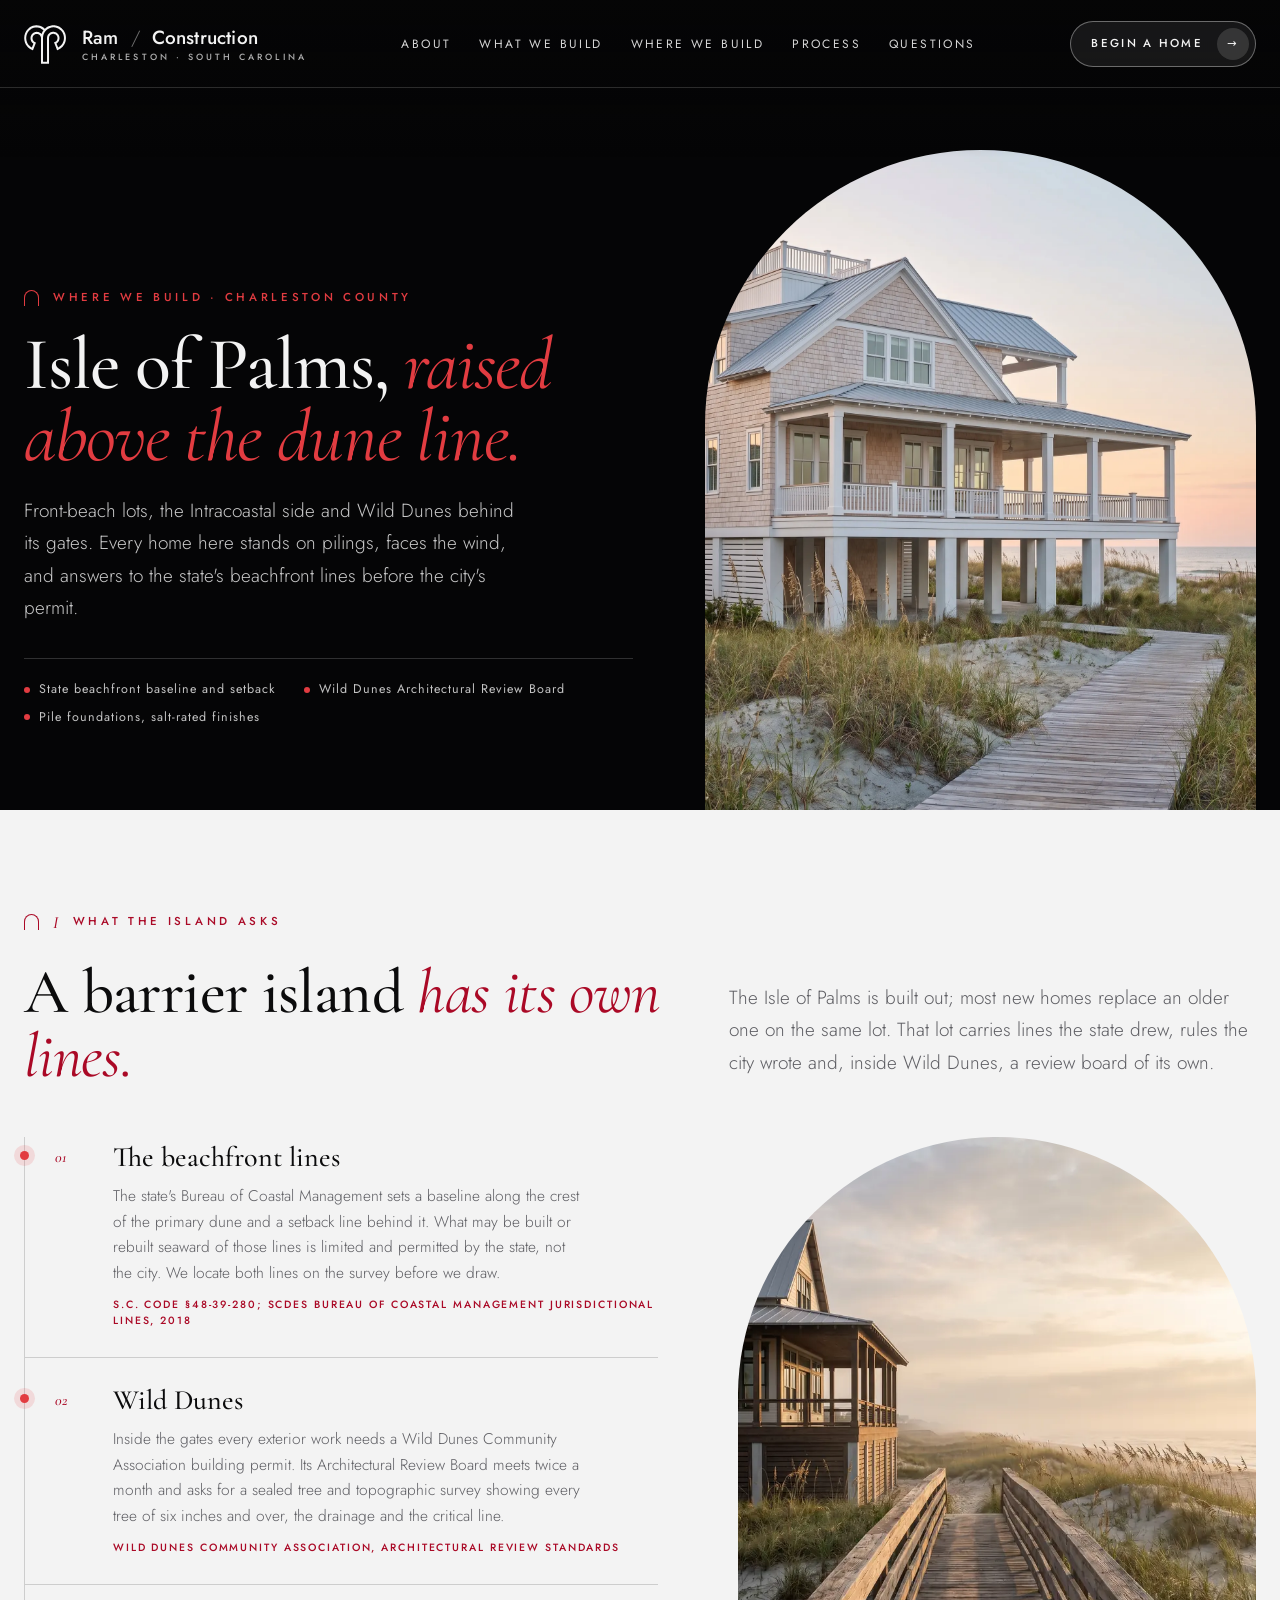
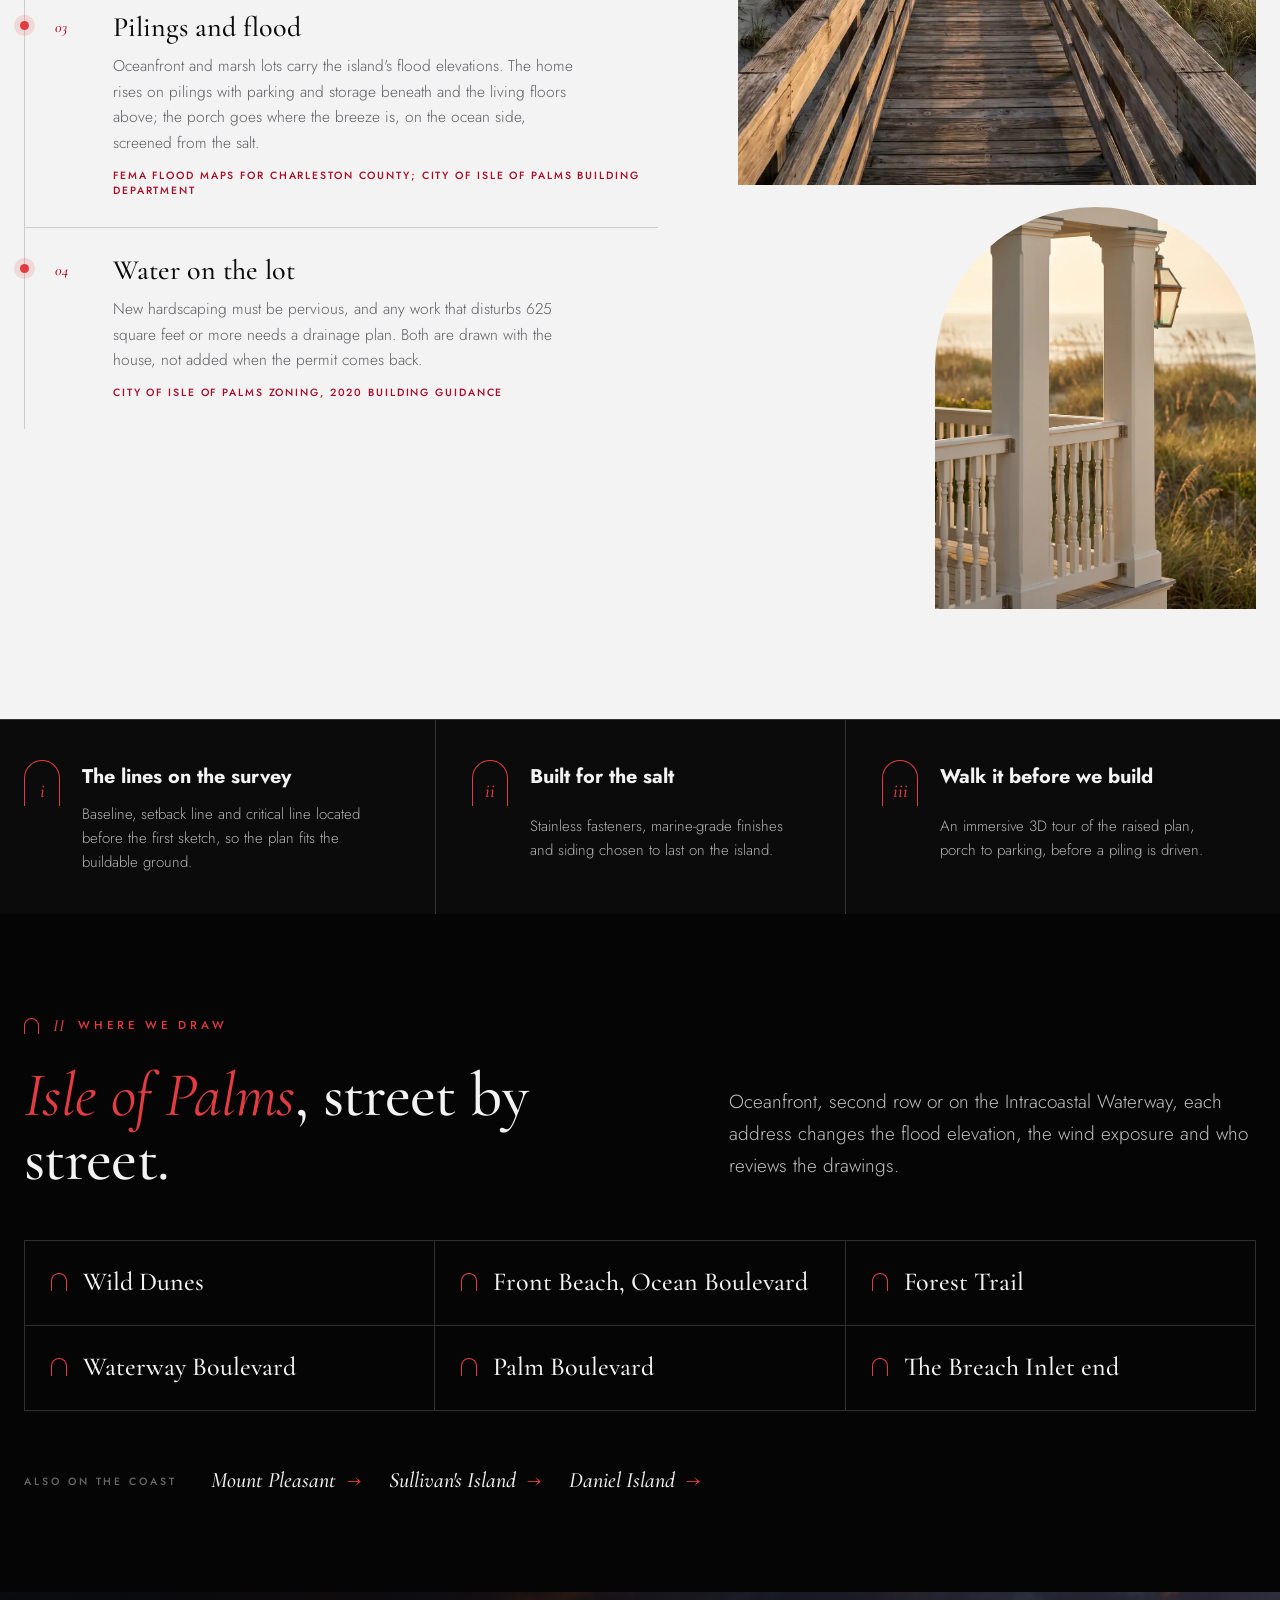
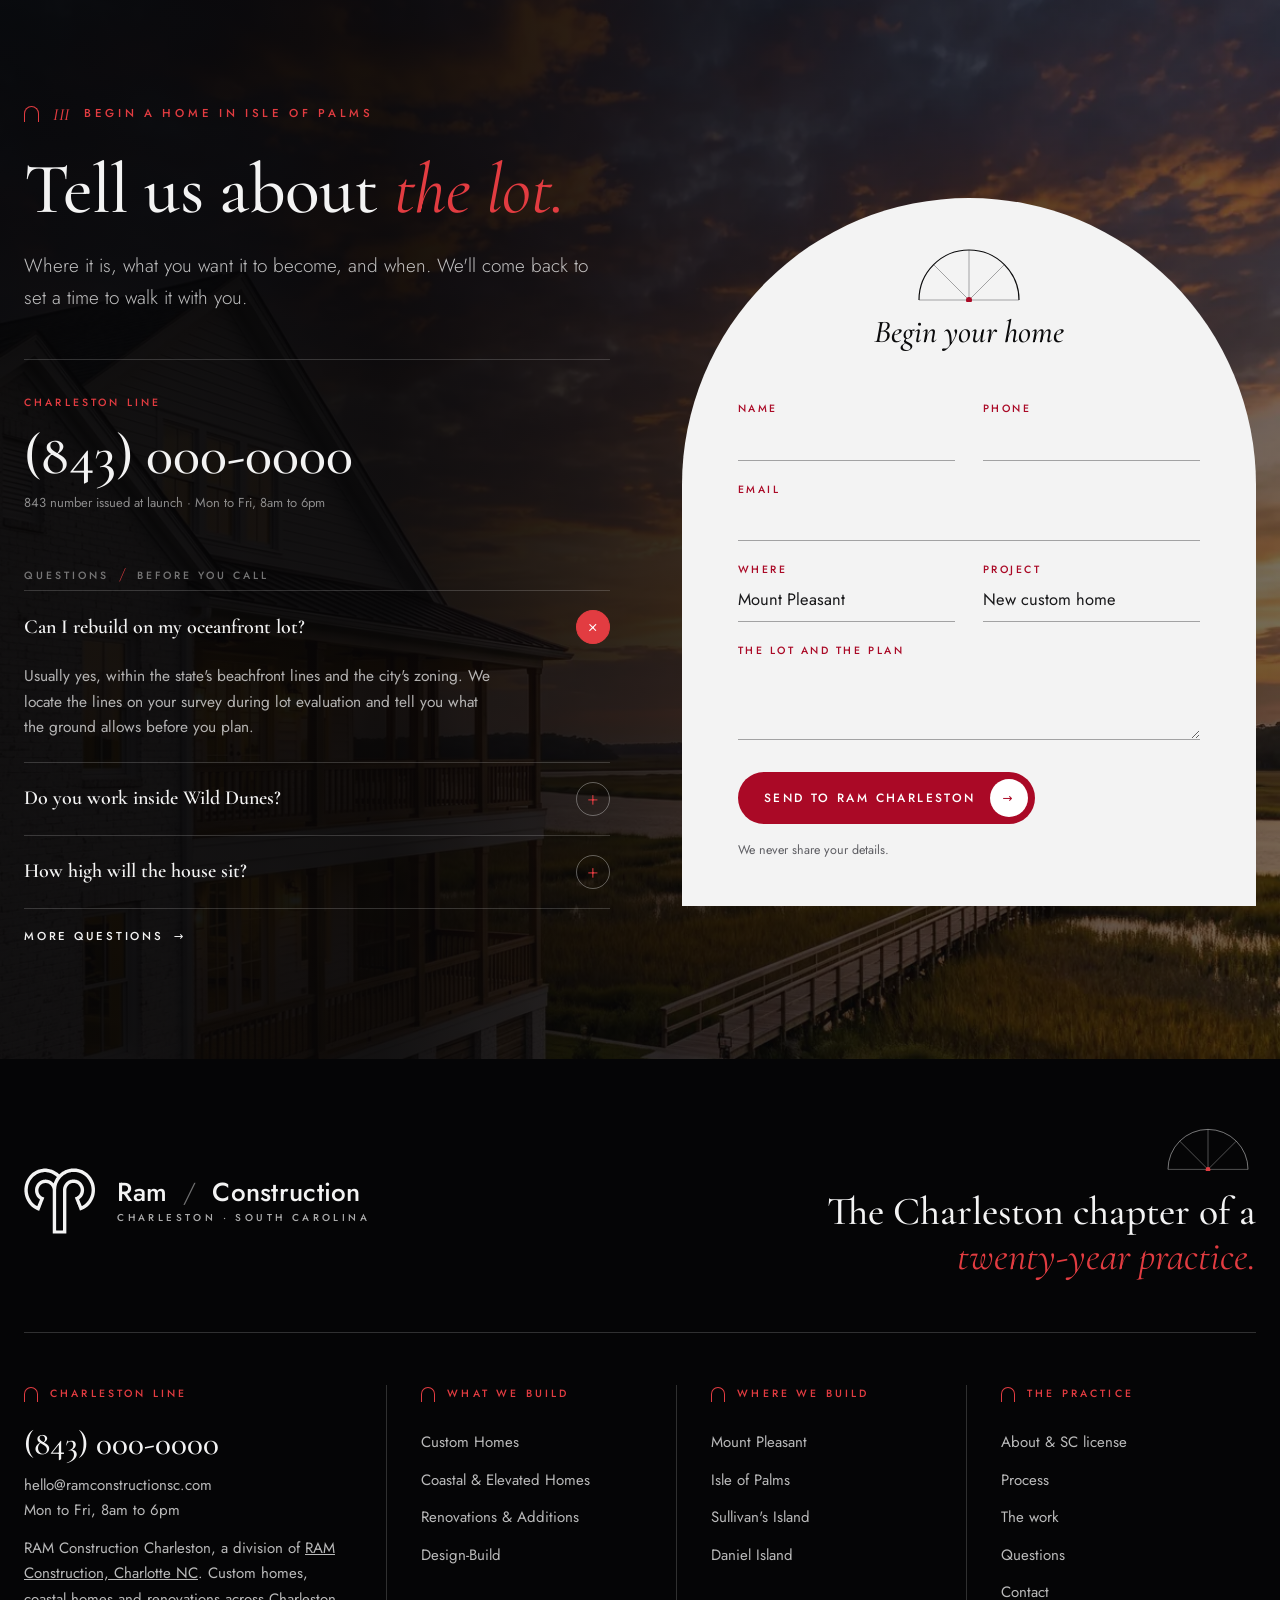
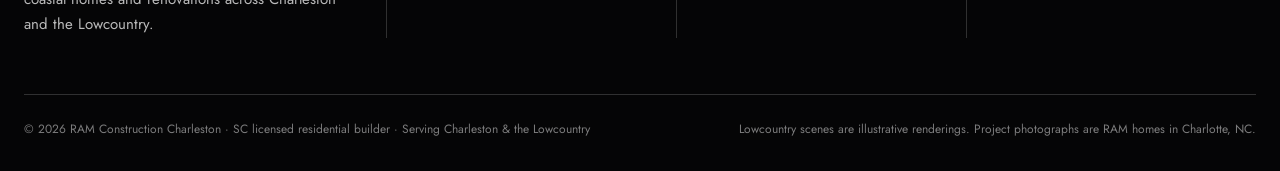
<file: isle-of-palms.html>
<!doctype html>
<html lang="en">
<head>
<meta charset="utf-8">
<meta name="viewport" content="width=device-width, initial-scale=1">
<title>Custom Home Builder in Isle of Palms, SC | RAM Construction Charleston</title>
<meta name="description" content="Custom home builder on Isle of Palms, SC. RAM Construction Charleston designs and builds elevated beach homes to the state beachfront lines, Wild Dunes review and the flood maps, with a fixed bid and a 3D walk-through.">
<meta property="og:title" content="Custom Home Builder in Isle of Palms, SC | RAM Construction Charleston">
<meta property="og:image" content="img/w/isle-of-palms-elevated-beach-house-1600.webp">
<link rel="canonical" href="https://ramconstructionsc.com/isle-of-palms.html">
<link rel="icon" href="img/brand/ram-logo--bw.svg">
<link rel="preconnect" href="https://fonts.googleapis.com">
<link rel="preconnect" href="https://fonts.gstatic.com" crossorigin>
<link href="https://fonts.googleapis.com/css2?family=Cormorant+Garamond:ital,wght@0,500;0,600;1,400;1,500&family=Jost:wght@300;400;500;600&display=swap" rel="stylesheet">
<link rel="stylesheet" href="css/charleston.css">
<link rel="stylesheet" href="css/pages.css">
<link rel="preload" as="image" href="img/w/isle-of-palms-elevated-beach-house-1600.webp">
<script>document.documentElement.classList.add('js')</script>
</head>
<body class="inner">
<svg width="0" height="0" style="position:absolute" aria-hidden="true"><defs><symbol id="ram-mark" viewBox="190 128 528 488"><use href="#glyphdef"/></symbol><path id="glyphdef" fill="currentColor" fill-rule="evenodd" d="M620.5 143.2 L610.2 139.8 L608.0 138.5 L604.2 137.8 L600.5 136.2 L591.5 134.0 L589.2 134.0 L586.5 133.0 L582.2 133.0 L579.5 132.0 L573.2 132.0 L570.5 131.0 L548.2 131.0 L545.5 132.0 L539.2 132.0 L536.5 133.0 L532.2 133.0 L510.8 138.5 L508.5 139.8 L498.2 143.2 L482.8 151.0 L474.2 156.2 L463.0 164.5 L452.0 174.2 L450.2 174.5 L437.8 163.5 L419.0 151.0 L405.5 144.2 L403.2 143.8 L398.5 141.2 L389.5 138.2 L372.5 134.0 L368.2 134.0 L365.5 133.0 L360.2 133.0 L357.5 132.0 L334.2 132.0 L331.5 133.0 L326.2 133.0 L323.5 134.0 L319.2 134.0 L302.2 138.2 L293.2 141.2 L288.5 143.8 L286.2 144.2 L272.8 151.0 L254.0 163.5 L245.8 170.5 L233.5 182.8 L227.5 190.0 L216.0 206.8 L207.2 223.2 L206.8 225.5 L204.2 230.2 L202.8 235.5 L201.5 237.8 L198.8 248.5 L197.2 252.2 L196.0 260.5 L195.0 263.2 L195.0 267.5 L194.0 270.2 L194.0 276.5 L193.0 279.2 L193.0 303.5 L194.0 306.2 L194.0 312.5 L195.0 315.2 L195.0 319.5 L199.2 337.5 L204.2 352.5 L213.0 371.0 L224.5 388.8 L233.5 400.0 L245.8 412.2 L258.0 422.2 L272.8 431.8 L286.2 438.5 L300.0 443.8 L302.8 443.5 L304.5 440.5 L306.0 435.2 L311.5 422.5 L316.0 409.2 L321.5 396.5 L328.0 378.2 L332.5 368.5 L340.2 348.0 L339.8 346.2 L329.2 342.8 L323.8 340.0 L316.0 334.5 L309.2 327.8 L305.8 323.0 L302.0 316.5 L299.0 308.5 L297.8 303.5 L297.8 301.2 L296.8 298.5 L296.8 287.2 L297.8 284.5 L297.8 282.2 L299.0 277.2 L302.8 267.8 L309.2 258.0 L313.8 253.2 L320.0 248.2 L329.2 243.0 L338.2 240.0 L341.5 239.8 L344.2 238.8 L355.5 238.8 L358.2 239.8 L360.5 239.8 L370.5 243.0 L376.0 245.8 L383.8 251.2 L388.5 255.8 L393.5 262.0 L397.0 267.8 L400.8 277.2 L402.0 282.2 L402.0 284.5 L403.0 287.2 L403.0 611.2 L403.5 612.2 L404.5 612.8 L502.2 612.8 L503.2 612.2 L503.8 611.2 L503.8 286.2 L504.8 283.5 L504.8 281.2 L506.0 276.2 L509.8 266.8 L516.2 257.0 L523.0 250.2 L530.8 244.8 L536.2 242.0 L545.2 239.0 L548.5 238.8 L551.2 237.8 L562.5 237.8 L565.2 238.8 L567.5 238.8 L577.5 242.0 L583.0 244.8 L590.8 250.2 L597.5 257.0 L601.0 261.8 L604.8 268.2 L607.8 276.2 L609.0 281.2 L609.0 283.5 L610.0 286.2 L610.0 297.5 L609.0 300.2 L609.0 302.5 L607.8 307.5 L604.8 315.5 L601.0 322.0 L597.5 326.8 L590.8 333.5 L583.0 339.0 L577.5 341.8 L569.2 344.2 L567.0 345.8 L567.2 348.5 L568.8 351.2 L575.2 368.5 L577.8 373.2 L579.2 378.5 L580.8 381.2 L584.2 391.5 L589.8 404.2 L591.2 409.5 L596.8 422.2 L603.2 440.5 L604.8 442.8 L606.2 442.8 L620.5 437.5 L636.0 429.8 L647.8 422.2 L663.0 410.2 L677.2 395.8 L687.2 382.8 L695.8 369.0 L702.5 355.5 L709.5 336.5 L712.8 323.5 L712.8 320.2 L713.8 317.5 L713.8 314.2 L714.8 311.5 L714.8 305.2 L715.8 302.5 L715.8 278.2 L714.8 275.5 L714.8 269.2 L713.8 266.5 L713.8 262.2 L712.8 259.5 L712.8 257.2 L709.5 244.2 L706.5 235.2 L705.0 232.5 L702.5 225.2 L695.8 211.8 L687.2 198.0 L675.2 182.8 L660.8 168.5 L647.8 158.5 L636.0 151.0Z M397.5 169.2 L395.2 168.8 L390.5 166.2 L378.5 162.2 L373.5 161.0 L371.2 161.0 L368.5 160.0 L365.2 160.0 L362.5 159.0 L356.2 159.0 L353.5 158.0 L338.2 158.0 L335.5 159.0 L329.2 159.0 L326.5 160.0 L323.2 160.0 L320.5 161.0 L318.2 161.0 L313.2 162.2 L301.2 166.2 L298.5 167.8 L296.2 168.2 L281.8 176.0 L272.0 182.5 L259.8 192.5 L251.5 201.0 L241.5 214.0 L236.0 222.8 L229.2 236.2 L228.8 238.5 L225.2 246.2 L223.8 252.5 L222.2 256.2 L221.0 261.2 L221.0 263.5 L220.0 266.2 L220.0 269.5 L219.0 272.2 L219.0 278.5 L218.0 281.2 L218.0 301.5 L219.0 304.2 L219.0 310.5 L220.0 313.2 L220.0 315.5 L221.0 318.2 L221.0 320.5 L223.2 329.5 L229.2 346.5 L235.0 358.0 L247.5 376.8 L255.5 386.0 L268.0 397.2 L278.2 404.5 L287.0 409.8 L288.8 409.5 L290.5 406.5 L291.0 404.2 L306.5 366.5 L308.0 361.0 L306.8 359.5 L298.8 353.5 L291.2 346.0 L286.2 339.8 L279.0 327.5 L274.0 313.5 L272.8 308.5 L272.8 305.2 L271.8 302.5 L271.8 283.2 L272.8 280.5 L272.8 277.2 L274.0 272.2 L279.0 258.2 L283.8 249.8 L290.2 241.0 L297.8 233.2 L305.0 227.2 L313.8 221.8 L317.5 220.5 L322.2 218.0 L333.2 214.8 L335.5 214.8 L338.2 213.8 L342.5 213.8 L345.2 212.8 L354.5 212.8 L357.2 213.8 L362.5 213.8 L371.5 216.0 L382.5 220.0 L394.8 227.2 L401.0 232.2 L408.8 240.0 L410.2 240.0 L415.0 227.2 L423.8 209.8 L432.8 196.0 L433.0 194.0 L429.8 190.5 L419.8 182.5 L405.0 173.0Z M610.5 167.2 L593.5 161.2 L584.5 159.0 L581.2 159.0 L578.5 158.0 L573.2 158.0 L570.5 157.0 L548.2 157.0 L545.5 158.0 L540.2 158.0 L537.5 159.0 L535.2 159.0 L532.5 160.0 L530.2 160.0 L525.2 161.2 L508.2 167.2 L496.8 173.0 L485.2 180.2 L477.0 186.5 L466.5 195.8 L458.5 205.0 L450.2 216.2 L444.0 226.8 L437.2 241.2 L433.2 253.2 L431.0 262.2 L431.0 264.5 L430.0 267.2 L430.0 271.5 L429.0 274.2 L429.0 282.5 L428.0 285.2 L428.0 588.2 L428.5 589.2 L429.5 589.8 L477.2 589.8 L478.2 589.2 L478.8 588.2 L478.8 284.2 L479.8 281.5 L479.8 277.2 L481.0 272.2 L485.0 260.2 L489.8 250.8 L494.2 244.0 L503.8 233.2 L511.0 227.2 L517.8 222.8 L527.2 218.0 L536.2 215.0 L541.2 213.8 L543.5 213.8 L546.2 212.8 L567.5 212.8 L570.2 213.8 L572.5 213.8 L577.5 215.0 L586.5 218.0 L596.0 222.8 L602.8 227.2 L610.0 233.2 L615.5 239.0 L621.8 247.2 L628.8 260.2 L631.8 269.2 L634.0 278.2 L634.0 281.8 L635.0 286.0 L635.0 299.5 L634.0 302.2 L634.0 305.5 L633.0 308.2 L633.0 310.5 L628.8 323.5 L625.0 331.0 L619.5 339.8 L610.0 350.5 L598.2 360.0 L599.2 364.5 L601.8 369.2 L602.2 371.5 L603.8 374.2 L606.2 381.5 L608.8 386.2 L613.2 398.5 L618.0 408.5 L619.8 408.8 L624.0 406.8 L640.8 395.2 L652.2 385.0 L660.2 375.8 L666.5 367.5 L673.8 356.0 L679.5 344.5 L685.5 327.5 L688.8 314.5 L688.8 311.2 L689.8 308.5 L689.8 302.2 L690.8 299.5 L690.8 281.2 L689.8 278.5 L689.8 272.2 L688.8 269.5 L688.8 266.2 L685.5 253.2 L681.5 241.2 L679.0 236.5 L678.5 234.2 L670.8 219.8 L664.2 210.0 L653.2 196.8 L640.8 185.5 L624.0 174.0Z"/><path id="horndef" d="M620.5 143.2 L610.2 139.8 L608.0 138.5 L604.2 137.8 L600.5 136.2 L591.5 134.0 L589.2 134.0 L586.5 133.0 L582.2 133.0 L579.5 132.0 L573.2 132.0 L570.5 131.0 L548.2 131.0 L545.5 132.0 L539.2 132.0 L536.5 133.0 L532.2 133.0 L510.8 138.5 L508.5 139.8 L498.2 143.2 L482.8 151.0 L474.2 156.2 L463.0 164.5 L452.0 174.2 L450.2 174.5 L437.8 163.5 L419.0 151.0 L405.5 144.2 L403.2 143.8 L398.5 141.2 L389.5 138.2 L372.5 134.0 L368.2 134.0 L365.5 133.0 L360.2 133.0 L357.5 132.0 L334.2 132.0 L331.5 133.0 L326.2 133.0 L323.5 134.0 L319.2 134.0 L302.2 138.2 L293.2 141.2 L288.5 143.8 L286.2 144.2 L272.8 151.0 L254.0 163.5 L245.8 170.5 L233.5 182.8 L227.5 190.0 L216.0 206.8 L207.2 223.2 L206.8 225.5 L204.2 230.2 L202.8 235.5 L201.5 237.8 L198.8 248.5 L197.2 252.2 L196.0 260.5 L195.0 263.2 L195.0 267.5 L194.0 270.2 L194.0 276.5 L193.0 279.2 L193.0 303.5 L194.0 306.2 L194.0 312.5 L195.0 315.2 L195.0 319.5 L199.2 337.5 L204.2 352.5 L213.0 371.0 L224.5 388.8 L233.5 400.0 L245.8 412.2 L258.0 422.2 L272.8 431.8 L286.2 438.5 L300.0 443.8 L302.8 443.5 L304.5 440.5 L306.0 435.2 L311.5 422.5 L316.0 409.2 L321.5 396.5 L328.0 378.2 L332.5 368.5 L340.2 348.0 L339.8 346.2 L329.2 342.8 L323.8 340.0 L316.0 334.5 L309.2 327.8 L305.8 323.0 L302.0 316.5 L299.0 308.5 L297.8 303.5 L297.8 301.2 L296.8 298.5 L296.8 287.2 L297.8 284.5 L297.8 282.2 L299.0 277.2 L302.8 267.8 L309.2 258.0 L313.8 253.2 L320.0 248.2 L329.2 243.0 L338.2 240.0 L341.5 239.8 L344.2 238.8 L355.5 238.8 L358.2 239.8 L360.5 239.8 L370.5 243.0 L376.0 245.8 L383.8 251.2 L388.5 255.8 L393.5 262.0 L397.0 267.8 L400.8 277.2 L402.0 282.2 L402.0 284.5 L403.0 287.2 L403.0 611.2 L403.5 612.2 L404.5 612.8 L502.2 612.8 L503.2 612.2 L503.8 611.2 L503.8 286.2 L504.8 283.5 L504.8 281.2 L506.0 276.2 L509.8 266.8 L516.2 257.0 L523.0 250.2 L530.8 244.8 L536.2 242.0 L545.2 239.0 L548.5 238.8 L551.2 237.8 L562.5 237.8 L565.2 238.8 L567.5 238.8 L577.5 242.0 L583.0 244.8 L590.8 250.2 L597.5 257.0 L601.0 261.8 L604.8 268.2 L607.8 276.2 L609.0 281.2 L609.0 283.5 L610.0 286.2 L610.0 297.5 L609.0 300.2 L609.0 302.5 L607.8 307.5 L604.8 315.5 L601.0 322.0 L597.5 326.8 L590.8 333.5 L583.0 339.0 L577.5 341.8 L569.2 344.2 L567.0 345.8 L567.2 348.5 L568.8 351.2 L575.2 368.5 L577.8 373.2 L579.2 378.5 L580.8 381.2 L584.2 391.5 L589.8 404.2 L591.2 409.5 L596.8 422.2 L603.2 440.5 L604.8 442.8 L606.2 442.8 L620.5 437.5 L636.0 429.8 L647.8 422.2 L663.0 410.2 L677.2 395.8 L687.2 382.8 L695.8 369.0 L702.5 355.5 L709.5 336.5 L712.8 323.5 L712.8 320.2 L713.8 317.5 L713.8 314.2 L714.8 311.5 L714.8 305.2 L715.8 302.5 L715.8 278.2 L714.8 275.5 L714.8 269.2 L713.8 266.5 L713.8 262.2 L712.8 259.5 L712.8 257.2 L709.5 244.2 L706.5 235.2 L705.0 232.5 L702.5 225.2 L695.8 211.8 L687.2 198.0 L675.2 182.8 L660.8 168.5 L647.8 158.5 L636.0 151.0Z"/></defs></svg>

<!-- ═════ masthead ═════ -->
<header class="hdr" id="hdr">
  <div class="hdr-row">
    <a class="lockup" href="index.html" aria-label="Ram Construction Charleston, home">
      <svg class="mark" aria-hidden="true"><use href="#ram-mark"/></svg>
      <span class="wm"><b>Ram <i>/</i> Construction</b><small>Charleston · South Carolina</small></span>
    </a>
    <nav class="hdr-nav" aria-label="Primary">
      <a href="about.html">About</a>
      <a href="index.html#services">What we build</a>
      <a href="index.html#areas">Where we build</a>
      <a href="index.html#process">Process</a>
      <a href="faq.html">Questions</a>
    </nav>
    <div class="hdr-cta">
      <a class="hdr-tel" href="tel:+18430000000">(843) 000-0000</a>
      <a class="btn btn-glass" href="contact.html">Begin a home <span class="disc" aria-hidden="true">&rarr;</span></a>
    </div>
    <div class="hdr-m">
      <a href="tel:+18430000000" aria-label="Call RAM Construction Charleston"><svg width="18" height="18" viewBox="0 0 24 24" fill="none" stroke="currentColor" stroke-width="1.6"><path d="M22 16.9v3a2 2 0 0 1-2.2 2 19.8 19.8 0 0 1-8.6-3 19.5 19.5 0 0 1-6-6 19.8 19.8 0 0 1-3-8.7A2 2 0 0 1 4.1 2h3a2 2 0 0 1 2 1.7c.1 1 .4 2 .7 2.8a2 2 0 0 1-.5 2.1L8.1 9.9a16 16 0 0 0 6 6l1.3-1.3a2 2 0 0 1 2.1-.4c.9.3 1.9.5 2.8.7a2 2 0 0 1 1.7 2Z"/></svg></a>
      <button type="button" aria-label="Open menu" aria-controls="mnav" aria-expanded="false" id="mopen"><svg width="20" height="20" viewBox="0 0 24 24" fill="none" stroke="currentColor" stroke-width="1.6"><path d="M3 8h18M3 16h18"/></svg></button>
    </div>
  </div>
</header>

<div class="mnav" id="mnav" role="dialog" aria-label="Menu">
  <div class="mnav-top"><svg class="mark" aria-hidden="true"><use href="#ram-mark"/></svg><button type="button" id="mclose" aria-label="Close menu">&times;</button></div>
  <nav aria-label="Mobile">
    <a href="about.html">About</a><a href="index.html#services">What we <em>build</em></a><a href="index.html#areas">Where we <em>build</em></a><a href="index.html#work">The work</a><a href="index.html#process">Process</a><a href="faq.html">Questions</a><a href="contact.html">Contact</a>
  </nav>
  <a class="mtel" href="tel:+18430000000">(843) 000-0000</a>
  <a class="btn btn-red" href="contact.html">Begin a home <span class="disc" aria-hidden="true">&rarr;</span></a>
</div>

<main id="top">

<!-- ═════ page hero ═════ -->
<section class="phero on-dark">
  <div class="wrap">
    <div class="phero-copy">
      <h1 class="hx rv"><span class="eyebrow">Where we build · Charleston County</span><span class="sr-only">. </span><span class="display">Isle of Palms, <em>raised above the dune line.</em></span></h1>
      <p class="lede rv d1">Front-beach lots, the Intracoastal side and Wild Dunes behind its gates. Every home here stands on pilings, faces the wind, and answers to the state's beachfront lines before the city's permit.</p>
      <ul class="phero-meta rv d2"><li>State beachfront baseline and setback</li><li>Wild Dunes Architectural Review Board</li><li>Pile foundations, salt-rated finishes</li></ul>
    </div>
    <div class="phero-art rv d1"><div class="arch" style="aspect-ratio:3/3.6"><img src="img/w/isle-of-palms-elevated-beach-house-1600.webp" srcset="img/w/isle-of-palms-elevated-beach-house-900.webp 900w, img/w/isle-of-palms-elevated-beach-house-1600.webp 1600w" sizes="(max-width:860px) 100vw, 44vw" width="1600" fetchpriority="high" alt="An elevated beach house on white pilings behind grassy dunes on Isle of Palms"></div></div>
  </div>
</section>


<!-- ═════ the conditions ═════ -->
<section class="tconds">
  <div class="wrap">
    <div class="sec-head">
      <h2 class="hx rv"><span class="eyebrow"><i aria-hidden="true">I</i> What the island asks</span><span class="sr-only">. </span><span class="h2">A barrier island <em>has its own lines.</em></span></h2>
      <p class="lede rv d1">The Isle of Palms is built out; most new homes replace an older one on the same lot. That lot carries lines the state drew, rules the city wrote and, inside Wild Dunes, a review board of its own.</p>
    </div>
    <div class="tconds-grid">
      <div class="rail-lt">
      <div class="rrow rv">
        <span class="rnum">01</span>
        <div class="rbody"><h3>The beachfront lines</h3><p>The state's Bureau of Coastal Management sets a baseline along the crest of the primary dune and a setback line behind it. What may be built or rebuilt seaward of those lines is limited and permitted by the state, not the city. We locate both lines on the survey before we draw.</p><small>S.C. Code §48-39-280; SCDES Bureau of Coastal Management jurisdictional lines, 2018</small></div>
      </div>
      <div class="rrow rv d1">
        <span class="rnum">02</span>
        <div class="rbody"><h3>Wild Dunes</h3><p>Inside the gates every exterior work needs a Wild Dunes Community Association building permit. Its Architectural Review Board meets twice a month and asks for a sealed tree and topographic survey showing every tree of six inches and over, the drainage and the critical line.</p><small>Wild Dunes Community Association, architectural review standards</small></div>
      </div>
      <div class="rrow rv d2">
        <span class="rnum">03</span>
        <div class="rbody"><h3>Pilings and flood</h3><p>Oceanfront and marsh lots carry the island's flood elevations. The home rises on pilings with parking and storage beneath and the living floors above; the porch goes where the breeze is, on the ocean side, screened from the salt.</p><small>FEMA flood maps for Charleston County; City of Isle of Palms building department</small></div>
      </div>
      <div class="rrow rv d3">
        <span class="rnum">04</span>
        <div class="rbody"><h3>Water on the lot</h3><p>New hardscaping must be pervious, and any work that disturbs 625 square feet or more needs a drainage plan. Both are drawn with the house, not added when the permit comes back.</p><small>City of Isle of Palms zoning, 2020 building guidance</small></div>
      </div>
    </div>
      <div class="tconds-art rv d1">
        <div class="arch" style="aspect-ratio:4/5"><img src="img/w/isle-of-palms-dune-boardwalk-1600.webp" srcset="img/w/isle-of-palms-dune-boardwalk-800.webp 800w, img/w/isle-of-palms-dune-boardwalk-1600.webp 1600w" sizes="(max-width:860px) 100vw, 44vw" width="1600" loading="lazy" alt="A wooden boardwalk over high dunes toward the Atlantic on Isle of Palms, a raised beach house at its edge"></div>
        <div class="arch" style="aspect-ratio:4/5"><img src="img/w/coast-salt-air-piazza-rail-1600.webp" srcset="img/w/coast-salt-air-piazza-rail-800.webp 800w, img/w/coast-salt-air-piazza-rail-1600.webp 1600w" sizes="(max-width:860px) 100vw, 44vw" width="1600" loading="lazy" alt="The corner of a white piazza rail with stainless fittings and a copper lantern, dunes and ocean haze beyond"></div>
      </div>
    </div>
  </div>
</section>

<!-- ═════ what RAM does here ═════ -->
<div class="ledger"><div class="wrap ledger-row"><div class="ledger-item rv"><span class="mk">i</span><h3>The lines on the survey</h3><p>Baseline, setback line and critical line located before the first sketch, so the plan fits the buildable ground.</p></div><div class="ledger-item rv d1"><span class="mk">ii</span><h3>Built for the salt</h3><p>Stainless fasteners, marine-grade finishes and siding chosen to last on the island.</p></div><div class="ledger-item rv d2"><span class="mk">iii</span><h3>Walk it before we build</h3><p>An immersive 3D tour of the raised plan, porch to parking, before a piling is driven.</p></div></div></div>

<!-- ═════ the places ═════ -->
<section class="tplaces on-dark">
  <div class="wrap">
    <div class="sec-head">
      <h2 class="hx rv"><span class="eyebrow"><i aria-hidden="true">II</i> Where we draw</span><span class="sr-only">. </span><span class="h2"><em>Isle of Palms</em>, street by street.</span></h2>
      <p class="lede rv d1">Oceanfront, second row or on the Intracoastal Waterway, each address changes the flood elevation, the wind exposure and who reviews the drawings.</p>
    </div>
    <ul class="places"><li class="rv"><span>Wild Dunes</span></li><li class="rv d1"><span>Front Beach, Ocean Boulevard</span></li><li class="rv d2"><span>Forest Trail</span></li><li class="rv d3"><span>Waterway Boulevard</span></li><li class="rv"><span>Palm Boulevard</span></li><li class="rv d1"><span>The Breach Inlet end</span></li></ul>
    <div class="tother rv">
      <p class="datum-lab">Also on the coast</p>
      <ul><li><a href="mount-pleasant.html">Mount Pleasant <span>&rarr;</span></a></li><li><a href="sullivans-island.html">Sullivan's Island <span>&rarr;</span></a></li><li><a href="daniel-island.html">Daniel Island <span>&rarr;</span></a></li></ul>
    </div>
  </div>
</section>

<!-- ═════ the door ═════ -->
<section class="door on-dark" id="door">
  <div class="door-bg"><img src="img/w/daniel-island-waterfront-home-1200.webp" width="1200" height="1607" loading="lazy" alt=""></div>
  <div class="wrap door-grid">
    <div class="rv">
      <h2 class="hx"><span class="eyebrow"><i aria-hidden="true">III</i> Begin a home in Isle of Palms</span><span class="sr-only">. </span><span class="h2">Tell us about <em>the lot.</em></span></h2>
      <p class="lede">Where it is, what you want it to become, and when. We'll come back to set a time to walk it with you.</p>
      <div class="phone"><small>Charleston line</small><a href="tel:+18430000000">(843) 000-0000</a><span>843 number issued at launch · Mon to Fri, 8am to 6pm</span></div>
      <div class="faq" id="faq">
        <p class="faq-lab">Questions <i>/</i> before you call</p>
        <div class="faq-list rv d1">
<details open><summary>Can I rebuild on my oceanfront lot?</summary><div class="ans">Usually yes, within the state's beachfront lines and the city's zoning. We locate the lines on your survey during lot evaluation and tell you what the ground allows before you plan.</div></details>
<details><summary>Do you work inside Wild Dunes?</summary><div class="ans">Yes. We prepare the survey, drawings and materials the Wild Dunes Architectural Review Board asks for and take the design through its review before the city permit.</div></details>
<details><summary>How high will the house sit?</summary><div class="ans">That comes from the flood map and the lot's elevation. We set the finished floor, the pilings and the parking level from the first sketch and show you the result in 3D.</div></details>
        </div>
        <a class="more" href="faq.html">More questions <span>&rarr;</span></a>
      </div>
    </div>
    <form class="form rv d2" action="#" onsubmit="return false">
      <div class="form-crown"><svg viewBox="0 0 120 60" aria-hidden="true"><g><line x1="60" y1="58" x2="60" y2="8"/><line x1="60" y1="58" x2="95.4" y2="22.6"/><line x1="60" y1="58" x2="110" y2="58"/><line x1="60" y1="58" x2="24.6" y2="22.6"/><line x1="60" y1="58" x2="10" y2="58"/></g><path d="M10 58a50 50 0 0 1 100 0" fill="none" stroke="#0B0B0C" stroke-width="1.2"/><circle cx="60" cy="58" r="3" fill="#AA0926"/></svg><h3>Begin your home</h3></div>
      <div class="fgrid">
        <div class="field"><label for="f-name">Name</label><input id="f-name" name="name" autocomplete="name"></div>
        <div class="field"><label for="f-phone">Phone</label><input id="f-phone" name="phone" type="tel" autocomplete="tel"></div>
        <div class="field full"><label for="f-email">Email</label><input id="f-email" name="email" type="email" autocomplete="email"></div>
        <div class="field"><label for="f-area">Where</label><select id="f-area" name="area"><option>Mount Pleasant</option><option>Isle of Palms</option><option>Sullivan's Island</option><option>Daniel Island</option><option>Elsewhere in Charleston</option></select></div>
        <div class="field"><label for="f-type">Project</label><select id="f-type" name="type"><option>New custom home</option><option>Coastal / elevated home</option><option>Renovation or addition</option><option>Not sure yet</option></select></div>
        <div class="field full"><label for="f-msg">The lot and the plan</label><textarea id="f-msg" name="message"></textarea></div>
      </div>
      <button class="btn btn-red" type="submit">Send to RAM Charleston <span class="disc" aria-hidden="true">&rarr;</span></button>
      <p class="form-note">We never share your details.</p>
    </form>
  </div>
</section>

</main>

<!-- ═════ colophon ═════ -->
<footer class="ftr">
  <div class="wrap">
    <div class="ftr-sign">
      <a class="lockup" href="index.html" aria-label="Ram Construction Charleston, back to top">
        <svg class="mark" aria-hidden="true"><use href="#ram-mark"/></svg>
        <span class="wm"><b>Ram <i>/</i> Construction</b><small>Charleston · South Carolina</small></span>
      </a>
      <div class="ftr-line">
        <svg class="fan" viewBox="0 0 120 60" aria-hidden="true"><g><line x1="60" y1="58" x2="60" y2="8"/><line x1="60" y1="58" x2="95.4" y2="22.6"/><line x1="60" y1="58" x2="110" y2="58"/><line x1="60" y1="58" x2="24.6" y2="22.6"/><line x1="60" y1="58" x2="10" y2="58"/></g><path d="M10 58a50 50 0 0 1 100 0" fill="none" stroke="rgba(243,243,243,.5)" stroke-width="1.2"/><circle cx="60" cy="58" r="3" fill="#E23C41"/></svg>
        <p>The Charleston chapter of a <em>twenty-year practice.</em></p>
      </div>
    </div>
    <div class="ftr-cols">
      <div class="ftr-col">
        <h4>Charleston line</h4>
        <a class="ftr-tel" href="tel:+18430000000">(843) 000-0000</a>
        <p><a href="mailto:hello@ramconstructionsc.com">hello@ramconstructionsc.com</a><br>Mon to Fri, 8am to 6pm</p>
        <p>RAM Construction Charleston, a division of <a href="https://www.ramconstructioninc.com" style="text-decoration:underline">RAM Construction, Charlotte NC</a>. Custom homes, coastal homes and renovations across Charleston and the Lowcountry.</p>
      </div>
      <div class="ftr-col"><h4>What we build</h4><ul><li><a href="index.html#services">Custom Homes</a></li><li><a href="index.html#services">Coastal &amp; Elevated Homes</a></li><li><a href="index.html#services">Renovations &amp; Additions</a></li><li><a href="index.html#services">Design-Build</a></li></ul></div>
      <div class="ftr-col"><h4>Where we build</h4><ul><li><a href="mount-pleasant.html">Mount Pleasant</a></li><li><a href="isle-of-palms.html">Isle of Palms</a></li><li><a href="sullivans-island.html">Sullivan's Island</a></li><li><a href="daniel-island.html">Daniel Island</a></li></ul></div>
      <div class="ftr-col"><h4>The practice</h4><ul><li><a href="about.html">About &amp; SC license</a></li><li><a href="index.html#process">Process</a></li><li><a href="index.html#work">The work</a></li><li><a href="faq.html">Questions</a></li><li><a href="contact.html">Contact</a></li></ul></div>
    </div>
    <div class="ftr-base"><span>© 2026 RAM Construction Charleston · SC licensed residential builder · Serving Charleston &amp; the Lowcountry</span><span>Lowcountry scenes are illustrative renderings. Project photographs are RAM homes in Charlotte, NC.</span></div>
  </div>
</footer>
<script type="application/ld+json">{"@context": "https://schema.org", "@type": "WebPage", "name": "Custom Homes in Isle of Palms, SC", "description": "Custom home builder on Isle of Palms, SC. RAM Construction Charleston designs and builds elevated beach homes to the state beachfront lines, Wild Dunes review and the flood maps, with a fixed bid and a 3D walk-through.", "url": "https://ramconstructionsc.com/isle-of-palms", "about": {"@type": "Service", "serviceType": "Custom home design-build", "provider": {"@type": "GeneralContractor", "name": "RAM Construction Charleston"}, "areaServed": {"@type": "Place", "name": "Isle of Palms, SC"}}, "breadcrumb": {"@type": "BreadcrumbList", "itemListElement": [{"@type": "ListItem", "position": 1, "name": "Home", "item": "https://ramconstructionsc.com/"}, {"@type": "ListItem", "position": 2, "name": "Where we build", "item": "https://ramconstructionsc.com/#areas"}, {"@type": "ListItem", "position": 3, "name": "Isle of Palms", "item": "https://ramconstructionsc.com/isle-of-palms"}]}}</script>
<script src="js/site.js"></script>
</body>
</html>
</file>
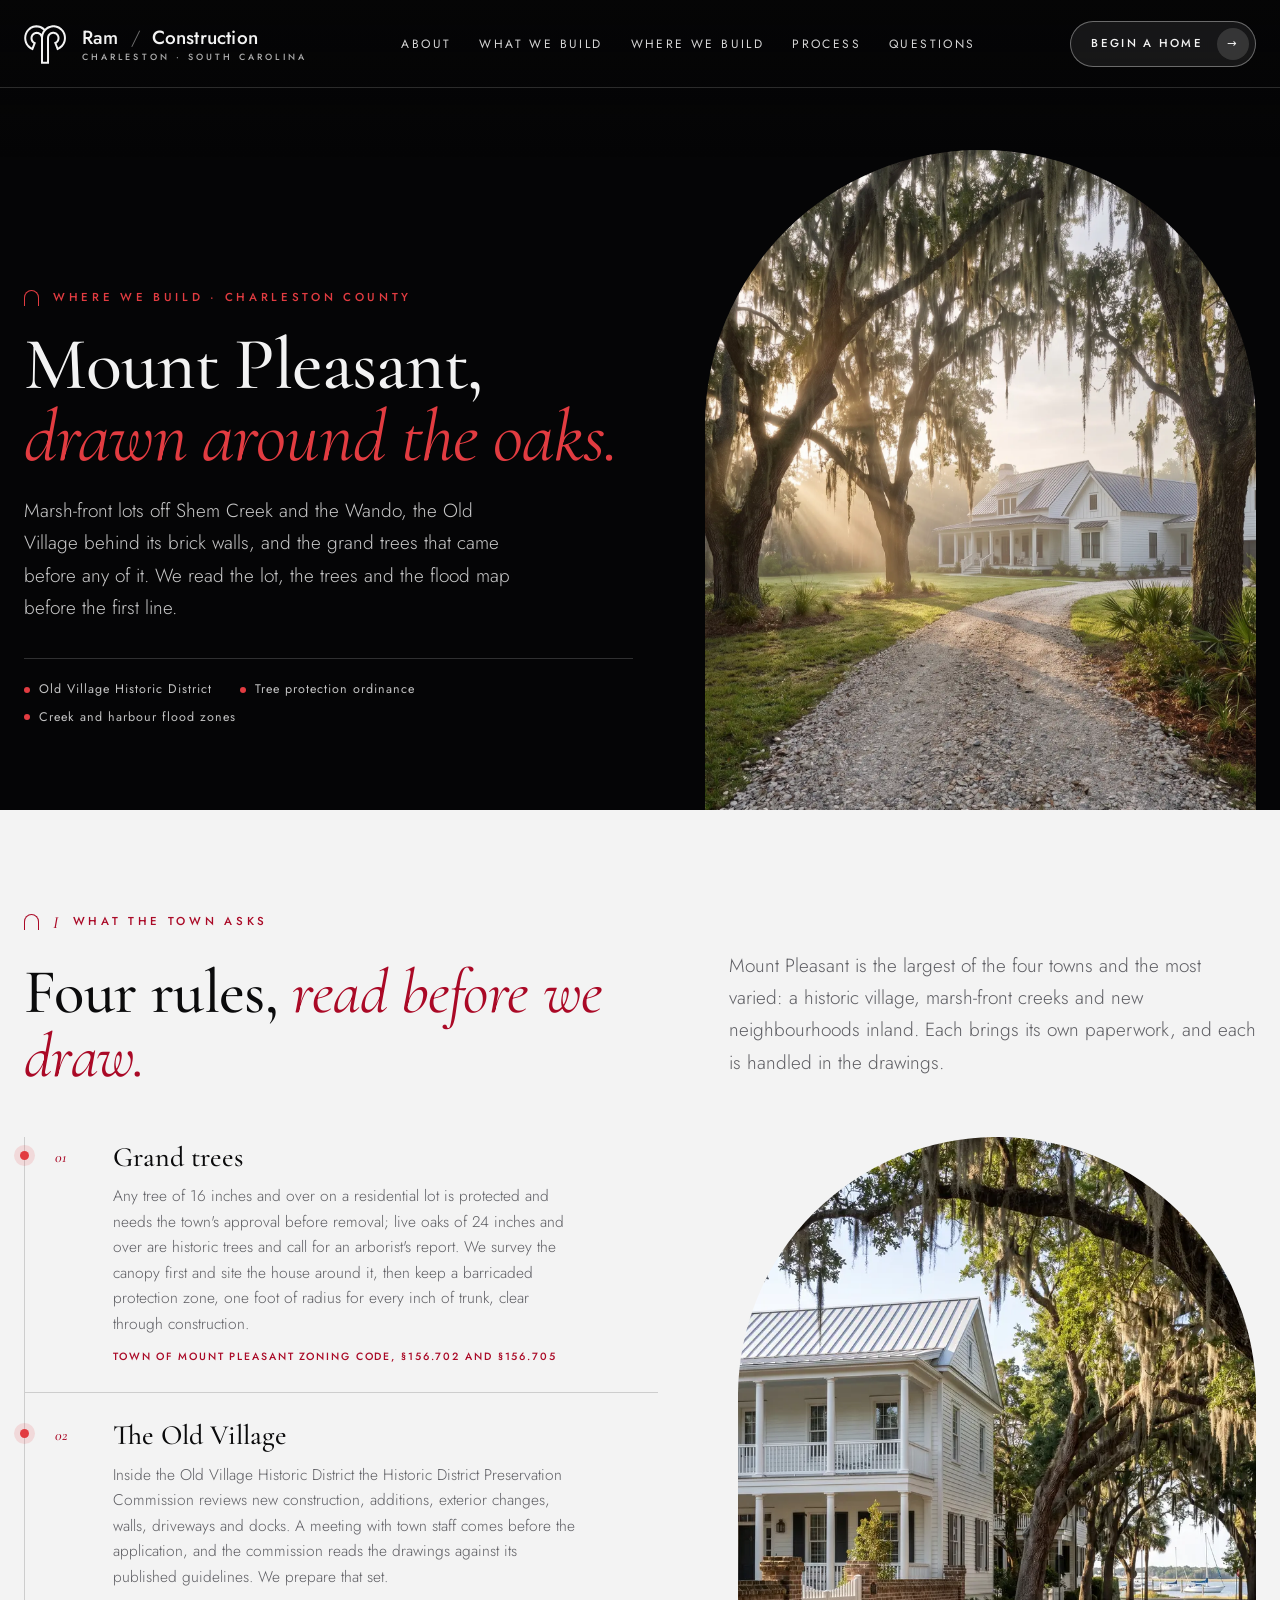
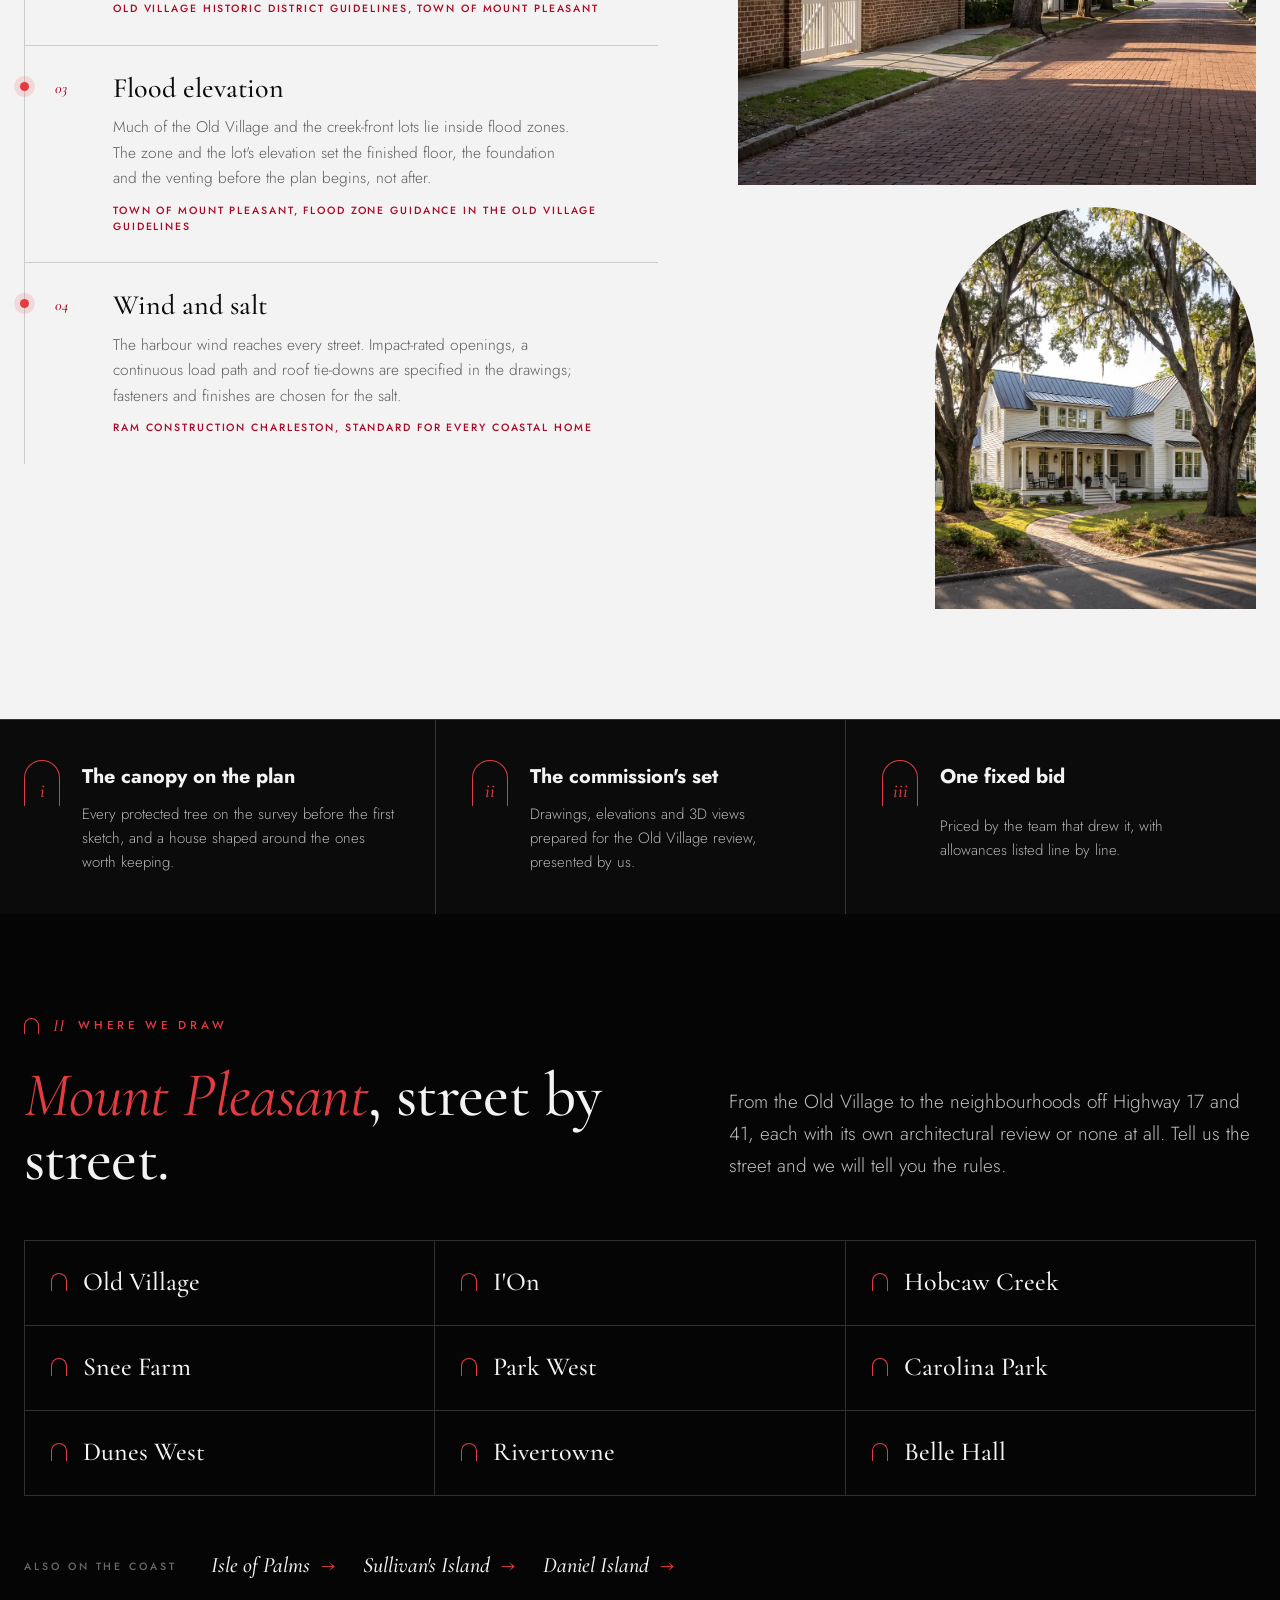
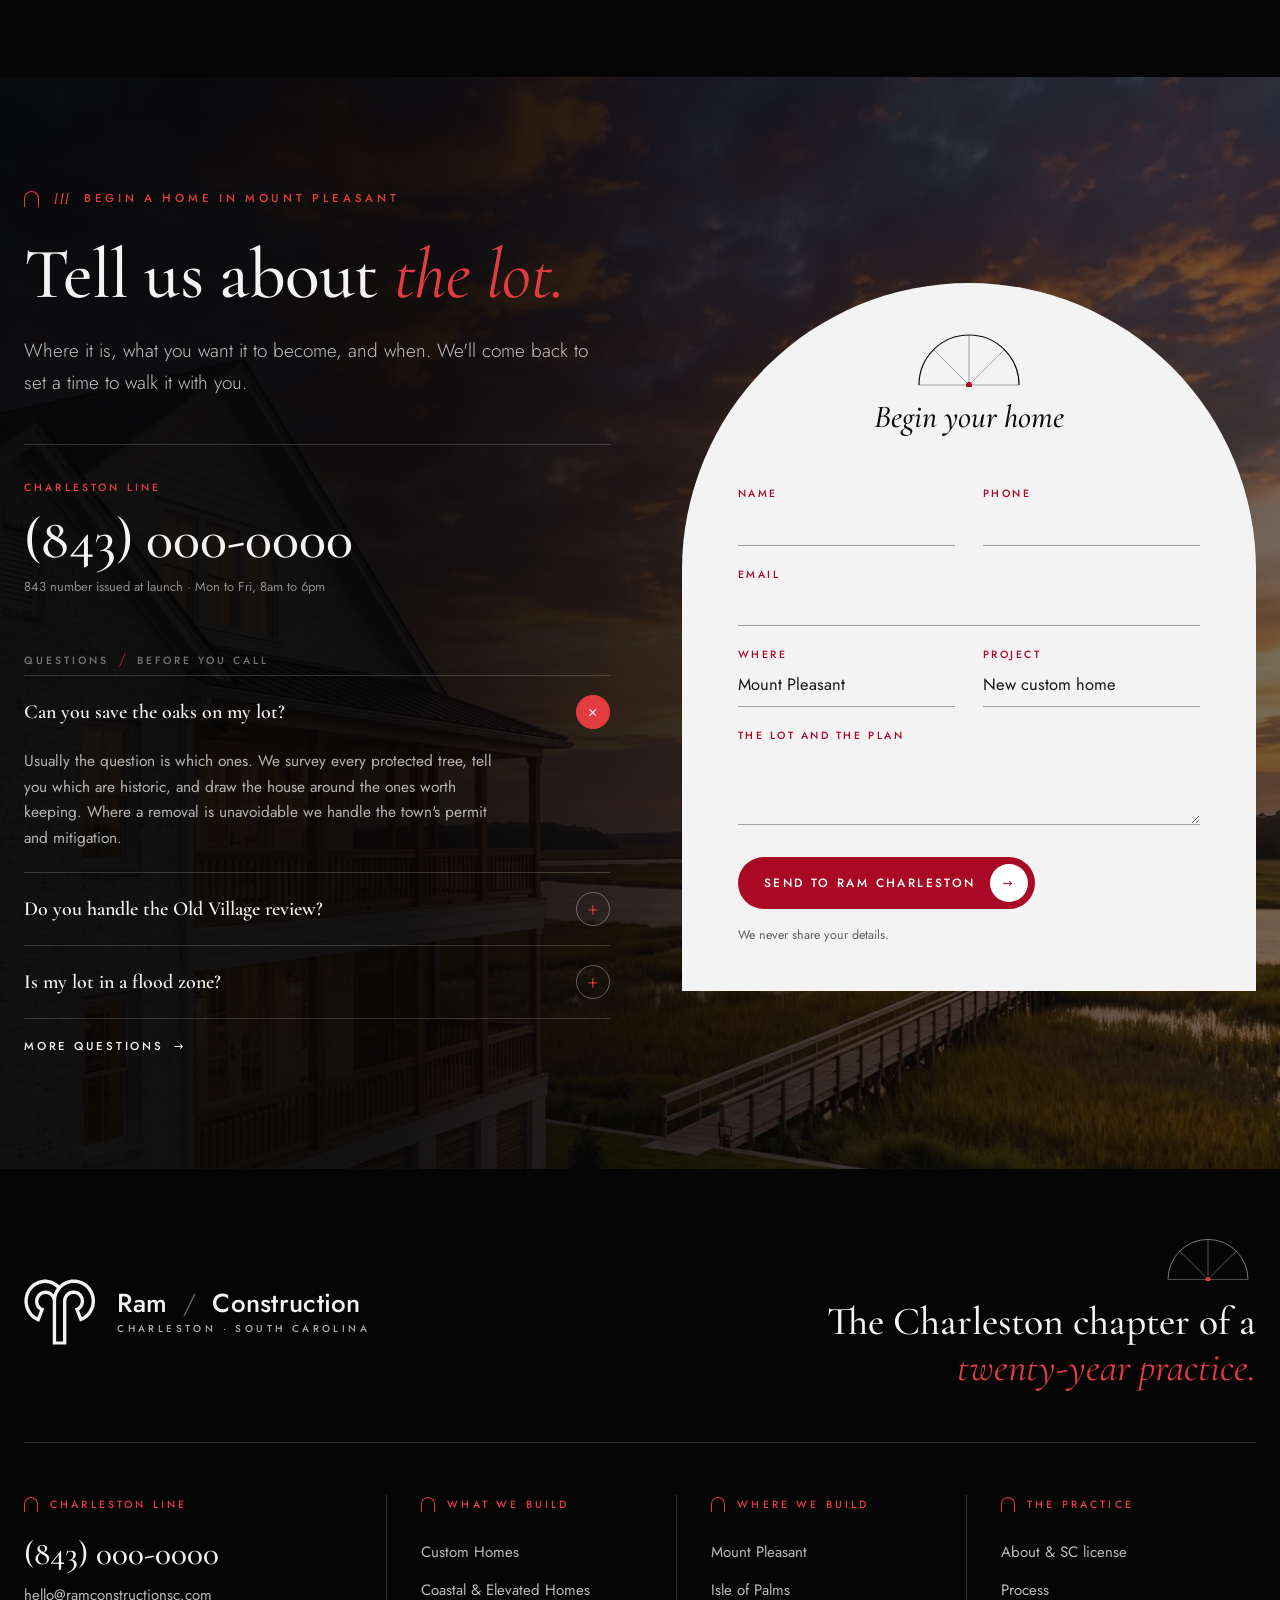
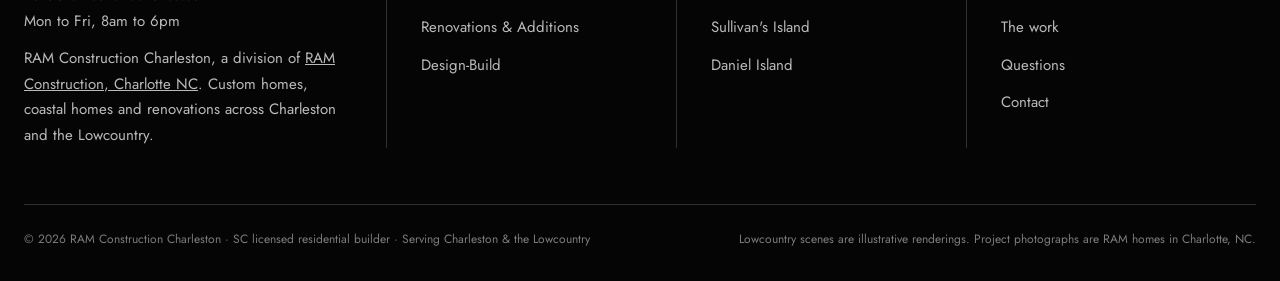
<file: mount-pleasant.html>
<!doctype html>
<html lang="en">
<head>
<meta charset="utf-8">
<meta name="viewport" content="width=device-width, initial-scale=1">
<title>Custom Home Builder in Mount Pleasant, SC | RAM Construction Charleston</title>
<meta name="description" content="Custom home builder in Mount Pleasant, SC. RAM Construction Charleston designs and builds around the town's grand trees, the Old Village historic review and the flood maps, with a fixed bid and a 3D walk-through before construction.">
<meta property="og:title" content="Custom Home Builder in Mount Pleasant, SC | RAM Construction Charleston">
<meta property="og:image" content="img/w/mount-pleasant-live-oak-drive-1600.webp">
<link rel="canonical" href="https://ramconstructionsc.com/mount-pleasant.html">
<link rel="icon" href="img/brand/ram-logo--bw.svg">
<link rel="preconnect" href="https://fonts.googleapis.com">
<link rel="preconnect" href="https://fonts.gstatic.com" crossorigin>
<link href="https://fonts.googleapis.com/css2?family=Cormorant+Garamond:ital,wght@0,500;0,600;1,400;1,500&family=Jost:wght@300;400;500;600&display=swap" rel="stylesheet">
<link rel="stylesheet" href="css/charleston.css">
<link rel="stylesheet" href="css/pages.css">
<link rel="preload" as="image" href="img/w/mount-pleasant-live-oak-drive-1600.webp">
<script>document.documentElement.classList.add('js')</script>
</head>
<body class="inner">
<svg width="0" height="0" style="position:absolute" aria-hidden="true"><defs><symbol id="ram-mark" viewBox="190 128 528 488"><use href="#glyphdef"/></symbol><path id="glyphdef" fill="currentColor" fill-rule="evenodd" d="M620.5 143.2 L610.2 139.8 L608.0 138.5 L604.2 137.8 L600.5 136.2 L591.5 134.0 L589.2 134.0 L586.5 133.0 L582.2 133.0 L579.5 132.0 L573.2 132.0 L570.5 131.0 L548.2 131.0 L545.5 132.0 L539.2 132.0 L536.5 133.0 L532.2 133.0 L510.8 138.5 L508.5 139.8 L498.2 143.2 L482.8 151.0 L474.2 156.2 L463.0 164.5 L452.0 174.2 L450.2 174.5 L437.8 163.5 L419.0 151.0 L405.5 144.2 L403.2 143.8 L398.5 141.2 L389.5 138.2 L372.5 134.0 L368.2 134.0 L365.5 133.0 L360.2 133.0 L357.5 132.0 L334.2 132.0 L331.5 133.0 L326.2 133.0 L323.5 134.0 L319.2 134.0 L302.2 138.2 L293.2 141.2 L288.5 143.8 L286.2 144.2 L272.8 151.0 L254.0 163.5 L245.8 170.5 L233.5 182.8 L227.5 190.0 L216.0 206.8 L207.2 223.2 L206.8 225.5 L204.2 230.2 L202.8 235.5 L201.5 237.8 L198.8 248.5 L197.2 252.2 L196.0 260.5 L195.0 263.2 L195.0 267.5 L194.0 270.2 L194.0 276.5 L193.0 279.2 L193.0 303.5 L194.0 306.2 L194.0 312.5 L195.0 315.2 L195.0 319.5 L199.2 337.5 L204.2 352.5 L213.0 371.0 L224.5 388.8 L233.5 400.0 L245.8 412.2 L258.0 422.2 L272.8 431.8 L286.2 438.5 L300.0 443.8 L302.8 443.5 L304.5 440.5 L306.0 435.2 L311.5 422.5 L316.0 409.2 L321.5 396.5 L328.0 378.2 L332.5 368.5 L340.2 348.0 L339.8 346.2 L329.2 342.8 L323.8 340.0 L316.0 334.5 L309.2 327.8 L305.8 323.0 L302.0 316.5 L299.0 308.5 L297.8 303.5 L297.8 301.2 L296.8 298.5 L296.8 287.2 L297.8 284.5 L297.8 282.2 L299.0 277.2 L302.8 267.8 L309.2 258.0 L313.8 253.2 L320.0 248.2 L329.2 243.0 L338.2 240.0 L341.5 239.8 L344.2 238.8 L355.5 238.8 L358.2 239.8 L360.5 239.8 L370.5 243.0 L376.0 245.8 L383.8 251.2 L388.5 255.8 L393.5 262.0 L397.0 267.8 L400.8 277.2 L402.0 282.2 L402.0 284.5 L403.0 287.2 L403.0 611.2 L403.5 612.2 L404.5 612.8 L502.2 612.8 L503.2 612.2 L503.8 611.2 L503.8 286.2 L504.8 283.5 L504.8 281.2 L506.0 276.2 L509.8 266.8 L516.2 257.0 L523.0 250.2 L530.8 244.8 L536.2 242.0 L545.2 239.0 L548.5 238.8 L551.2 237.8 L562.5 237.8 L565.2 238.8 L567.5 238.8 L577.5 242.0 L583.0 244.8 L590.8 250.2 L597.5 257.0 L601.0 261.8 L604.8 268.2 L607.8 276.2 L609.0 281.2 L609.0 283.5 L610.0 286.2 L610.0 297.5 L609.0 300.2 L609.0 302.5 L607.8 307.5 L604.8 315.5 L601.0 322.0 L597.5 326.8 L590.8 333.5 L583.0 339.0 L577.5 341.8 L569.2 344.2 L567.0 345.8 L567.2 348.5 L568.8 351.2 L575.2 368.5 L577.8 373.2 L579.2 378.5 L580.8 381.2 L584.2 391.5 L589.8 404.2 L591.2 409.5 L596.8 422.2 L603.2 440.5 L604.8 442.8 L606.2 442.8 L620.5 437.5 L636.0 429.8 L647.8 422.2 L663.0 410.2 L677.2 395.8 L687.2 382.8 L695.8 369.0 L702.5 355.5 L709.5 336.5 L712.8 323.5 L712.8 320.2 L713.8 317.5 L713.8 314.2 L714.8 311.5 L714.8 305.2 L715.8 302.5 L715.8 278.2 L714.8 275.5 L714.8 269.2 L713.8 266.5 L713.8 262.2 L712.8 259.5 L712.8 257.2 L709.5 244.2 L706.5 235.2 L705.0 232.5 L702.5 225.2 L695.8 211.8 L687.2 198.0 L675.2 182.8 L660.8 168.5 L647.8 158.5 L636.0 151.0Z M397.5 169.2 L395.2 168.8 L390.5 166.2 L378.5 162.2 L373.5 161.0 L371.2 161.0 L368.5 160.0 L365.2 160.0 L362.5 159.0 L356.2 159.0 L353.5 158.0 L338.2 158.0 L335.5 159.0 L329.2 159.0 L326.5 160.0 L323.2 160.0 L320.5 161.0 L318.2 161.0 L313.2 162.2 L301.2 166.2 L298.5 167.8 L296.2 168.2 L281.8 176.0 L272.0 182.5 L259.8 192.5 L251.5 201.0 L241.5 214.0 L236.0 222.8 L229.2 236.2 L228.8 238.5 L225.2 246.2 L223.8 252.5 L222.2 256.2 L221.0 261.2 L221.0 263.5 L220.0 266.2 L220.0 269.5 L219.0 272.2 L219.0 278.5 L218.0 281.2 L218.0 301.5 L219.0 304.2 L219.0 310.5 L220.0 313.2 L220.0 315.5 L221.0 318.2 L221.0 320.5 L223.2 329.5 L229.2 346.5 L235.0 358.0 L247.5 376.8 L255.5 386.0 L268.0 397.2 L278.2 404.5 L287.0 409.8 L288.8 409.5 L290.5 406.5 L291.0 404.2 L306.5 366.5 L308.0 361.0 L306.8 359.5 L298.8 353.5 L291.2 346.0 L286.2 339.8 L279.0 327.5 L274.0 313.5 L272.8 308.5 L272.8 305.2 L271.8 302.5 L271.8 283.2 L272.8 280.5 L272.8 277.2 L274.0 272.2 L279.0 258.2 L283.8 249.8 L290.2 241.0 L297.8 233.2 L305.0 227.2 L313.8 221.8 L317.5 220.5 L322.2 218.0 L333.2 214.8 L335.5 214.8 L338.2 213.8 L342.5 213.8 L345.2 212.8 L354.5 212.8 L357.2 213.8 L362.5 213.8 L371.5 216.0 L382.5 220.0 L394.8 227.2 L401.0 232.2 L408.8 240.0 L410.2 240.0 L415.0 227.2 L423.8 209.8 L432.8 196.0 L433.0 194.0 L429.8 190.5 L419.8 182.5 L405.0 173.0Z M610.5 167.2 L593.5 161.2 L584.5 159.0 L581.2 159.0 L578.5 158.0 L573.2 158.0 L570.5 157.0 L548.2 157.0 L545.5 158.0 L540.2 158.0 L537.5 159.0 L535.2 159.0 L532.5 160.0 L530.2 160.0 L525.2 161.2 L508.2 167.2 L496.8 173.0 L485.2 180.2 L477.0 186.5 L466.5 195.8 L458.5 205.0 L450.2 216.2 L444.0 226.8 L437.2 241.2 L433.2 253.2 L431.0 262.2 L431.0 264.5 L430.0 267.2 L430.0 271.5 L429.0 274.2 L429.0 282.5 L428.0 285.2 L428.0 588.2 L428.5 589.2 L429.5 589.8 L477.2 589.8 L478.2 589.2 L478.8 588.2 L478.8 284.2 L479.8 281.5 L479.8 277.2 L481.0 272.2 L485.0 260.2 L489.8 250.8 L494.2 244.0 L503.8 233.2 L511.0 227.2 L517.8 222.8 L527.2 218.0 L536.2 215.0 L541.2 213.8 L543.5 213.8 L546.2 212.8 L567.5 212.8 L570.2 213.8 L572.5 213.8 L577.5 215.0 L586.5 218.0 L596.0 222.8 L602.8 227.2 L610.0 233.2 L615.5 239.0 L621.8 247.2 L628.8 260.2 L631.8 269.2 L634.0 278.2 L634.0 281.8 L635.0 286.0 L635.0 299.5 L634.0 302.2 L634.0 305.5 L633.0 308.2 L633.0 310.5 L628.8 323.5 L625.0 331.0 L619.5 339.8 L610.0 350.5 L598.2 360.0 L599.2 364.5 L601.8 369.2 L602.2 371.5 L603.8 374.2 L606.2 381.5 L608.8 386.2 L613.2 398.5 L618.0 408.5 L619.8 408.8 L624.0 406.8 L640.8 395.2 L652.2 385.0 L660.2 375.8 L666.5 367.5 L673.8 356.0 L679.5 344.5 L685.5 327.5 L688.8 314.5 L688.8 311.2 L689.8 308.5 L689.8 302.2 L690.8 299.5 L690.8 281.2 L689.8 278.5 L689.8 272.2 L688.8 269.5 L688.8 266.2 L685.5 253.2 L681.5 241.2 L679.0 236.5 L678.5 234.2 L670.8 219.8 L664.2 210.0 L653.2 196.8 L640.8 185.5 L624.0 174.0Z"/><path id="horndef" d="M620.5 143.2 L610.2 139.8 L608.0 138.5 L604.2 137.8 L600.5 136.2 L591.5 134.0 L589.2 134.0 L586.5 133.0 L582.2 133.0 L579.5 132.0 L573.2 132.0 L570.5 131.0 L548.2 131.0 L545.5 132.0 L539.2 132.0 L536.5 133.0 L532.2 133.0 L510.8 138.5 L508.5 139.8 L498.2 143.2 L482.8 151.0 L474.2 156.2 L463.0 164.5 L452.0 174.2 L450.2 174.5 L437.8 163.5 L419.0 151.0 L405.5 144.2 L403.2 143.8 L398.5 141.2 L389.5 138.2 L372.5 134.0 L368.2 134.0 L365.5 133.0 L360.2 133.0 L357.5 132.0 L334.2 132.0 L331.5 133.0 L326.2 133.0 L323.5 134.0 L319.2 134.0 L302.2 138.2 L293.2 141.2 L288.5 143.8 L286.2 144.2 L272.8 151.0 L254.0 163.5 L245.8 170.5 L233.5 182.8 L227.5 190.0 L216.0 206.8 L207.2 223.2 L206.8 225.5 L204.2 230.2 L202.8 235.5 L201.5 237.8 L198.8 248.5 L197.2 252.2 L196.0 260.5 L195.0 263.2 L195.0 267.5 L194.0 270.2 L194.0 276.5 L193.0 279.2 L193.0 303.5 L194.0 306.2 L194.0 312.5 L195.0 315.2 L195.0 319.5 L199.2 337.5 L204.2 352.5 L213.0 371.0 L224.5 388.8 L233.5 400.0 L245.8 412.2 L258.0 422.2 L272.8 431.8 L286.2 438.5 L300.0 443.8 L302.8 443.5 L304.5 440.5 L306.0 435.2 L311.5 422.5 L316.0 409.2 L321.5 396.5 L328.0 378.2 L332.5 368.5 L340.2 348.0 L339.8 346.2 L329.2 342.8 L323.8 340.0 L316.0 334.5 L309.2 327.8 L305.8 323.0 L302.0 316.5 L299.0 308.5 L297.8 303.5 L297.8 301.2 L296.8 298.5 L296.8 287.2 L297.8 284.5 L297.8 282.2 L299.0 277.2 L302.8 267.8 L309.2 258.0 L313.8 253.2 L320.0 248.2 L329.2 243.0 L338.2 240.0 L341.5 239.8 L344.2 238.8 L355.5 238.8 L358.2 239.8 L360.5 239.8 L370.5 243.0 L376.0 245.8 L383.8 251.2 L388.5 255.8 L393.5 262.0 L397.0 267.8 L400.8 277.2 L402.0 282.2 L402.0 284.5 L403.0 287.2 L403.0 611.2 L403.5 612.2 L404.5 612.8 L502.2 612.8 L503.2 612.2 L503.8 611.2 L503.8 286.2 L504.8 283.5 L504.8 281.2 L506.0 276.2 L509.8 266.8 L516.2 257.0 L523.0 250.2 L530.8 244.8 L536.2 242.0 L545.2 239.0 L548.5 238.8 L551.2 237.8 L562.5 237.8 L565.2 238.8 L567.5 238.8 L577.5 242.0 L583.0 244.8 L590.8 250.2 L597.5 257.0 L601.0 261.8 L604.8 268.2 L607.8 276.2 L609.0 281.2 L609.0 283.5 L610.0 286.2 L610.0 297.5 L609.0 300.2 L609.0 302.5 L607.8 307.5 L604.8 315.5 L601.0 322.0 L597.5 326.8 L590.8 333.5 L583.0 339.0 L577.5 341.8 L569.2 344.2 L567.0 345.8 L567.2 348.5 L568.8 351.2 L575.2 368.5 L577.8 373.2 L579.2 378.5 L580.8 381.2 L584.2 391.5 L589.8 404.2 L591.2 409.5 L596.8 422.2 L603.2 440.5 L604.8 442.8 L606.2 442.8 L620.5 437.5 L636.0 429.8 L647.8 422.2 L663.0 410.2 L677.2 395.8 L687.2 382.8 L695.8 369.0 L702.5 355.5 L709.5 336.5 L712.8 323.5 L712.8 320.2 L713.8 317.5 L713.8 314.2 L714.8 311.5 L714.8 305.2 L715.8 302.5 L715.8 278.2 L714.8 275.5 L714.8 269.2 L713.8 266.5 L713.8 262.2 L712.8 259.5 L712.8 257.2 L709.5 244.2 L706.5 235.2 L705.0 232.5 L702.5 225.2 L695.8 211.8 L687.2 198.0 L675.2 182.8 L660.8 168.5 L647.8 158.5 L636.0 151.0Z"/></defs></svg>

<!-- ═════ masthead ═════ -->
<header class="hdr" id="hdr">
  <div class="hdr-row">
    <a class="lockup" href="index.html" aria-label="Ram Construction Charleston, home">
      <svg class="mark" aria-hidden="true"><use href="#ram-mark"/></svg>
      <span class="wm"><b>Ram <i>/</i> Construction</b><small>Charleston · South Carolina</small></span>
    </a>
    <nav class="hdr-nav" aria-label="Primary">
      <a href="about.html">About</a>
      <a href="index.html#services">What we build</a>
      <a href="index.html#areas">Where we build</a>
      <a href="index.html#process">Process</a>
      <a href="faq.html">Questions</a>
    </nav>
    <div class="hdr-cta">
      <a class="hdr-tel" href="tel:+18430000000">(843) 000-0000</a>
      <a class="btn btn-glass" href="contact.html">Begin a home <span class="disc" aria-hidden="true">&rarr;</span></a>
    </div>
    <div class="hdr-m">
      <a href="tel:+18430000000" aria-label="Call RAM Construction Charleston"><svg width="18" height="18" viewBox="0 0 24 24" fill="none" stroke="currentColor" stroke-width="1.6"><path d="M22 16.9v3a2 2 0 0 1-2.2 2 19.8 19.8 0 0 1-8.6-3 19.5 19.5 0 0 1-6-6 19.8 19.8 0 0 1-3-8.7A2 2 0 0 1 4.1 2h3a2 2 0 0 1 2 1.7c.1 1 .4 2 .7 2.8a2 2 0 0 1-.5 2.1L8.1 9.9a16 16 0 0 0 6 6l1.3-1.3a2 2 0 0 1 2.1-.4c.9.3 1.9.5 2.8.7a2 2 0 0 1 1.7 2Z"/></svg></a>
      <button type="button" aria-label="Open menu" aria-controls="mnav" aria-expanded="false" id="mopen"><svg width="20" height="20" viewBox="0 0 24 24" fill="none" stroke="currentColor" stroke-width="1.6"><path d="M3 8h18M3 16h18"/></svg></button>
    </div>
  </div>
</header>

<div class="mnav" id="mnav" role="dialog" aria-label="Menu">
  <div class="mnav-top"><svg class="mark" aria-hidden="true"><use href="#ram-mark"/></svg><button type="button" id="mclose" aria-label="Close menu">&times;</button></div>
  <nav aria-label="Mobile">
    <a href="about.html">About</a><a href="index.html#services">What we <em>build</em></a><a href="index.html#areas">Where we <em>build</em></a><a href="index.html#work">The work</a><a href="index.html#process">Process</a><a href="faq.html">Questions</a><a href="contact.html">Contact</a>
  </nav>
  <a class="mtel" href="tel:+18430000000">(843) 000-0000</a>
  <a class="btn btn-red" href="contact.html">Begin a home <span class="disc" aria-hidden="true">&rarr;</span></a>
</div>

<main id="top">

<!-- ═════ page hero ═════ -->
<section class="phero on-dark">
  <div class="wrap">
    <div class="phero-copy">
      <h1 class="hx rv"><span class="eyebrow">Where we build · Charleston County</span><span class="sr-only">. </span><span class="display">Mount Pleasant, <em>drawn around the oaks.</em></span></h1>
      <p class="lede rv d1">Marsh-front lots off Shem Creek and the Wando, the Old Village behind its brick walls, and the grand trees that came before any of it. We read the lot, the trees and the flood map before the first line.</p>
      <ul class="phero-meta rv d2"><li>Old Village Historic District</li><li>Tree protection ordinance</li><li>Creek and harbour flood zones</li></ul>
    </div>
    <div class="phero-art rv d1"><div class="arch" style="aspect-ratio:3/3.6"><img src="img/w/mount-pleasant-live-oak-drive-1600.webp" srcset="img/w/mount-pleasant-live-oak-drive-900.webp 900w, img/w/mount-pleasant-live-oak-drive-1600.webp 1600w" sizes="(max-width:860px) 100vw, 44vw" width="1600" fetchpriority="high" alt="A shell drive under live oaks draped in Spanish moss, leading to a white custom home with a deep porch in Mount Pleasant"></div></div>
  </div>
</section>


<!-- ═════ the conditions ═════ -->
<section class="tconds">
  <div class="wrap">
    <div class="sec-head">
      <h2 class="hx rv"><span class="eyebrow"><i aria-hidden="true">I</i> What the town asks</span><span class="sr-only">. </span><span class="h2">Four rules, <em>read before we draw.</em></span></h2>
      <p class="lede rv d1">Mount Pleasant is the largest of the four towns and the most varied: a historic village, marsh-front creeks and new neighbourhoods inland. Each brings its own paperwork, and each is handled in the drawings.</p>
    </div>
    <div class="tconds-grid">
      <div class="rail-lt">
      <div class="rrow rv">
        <span class="rnum">01</span>
        <div class="rbody"><h3>Grand trees</h3><p>Any tree of 16 inches and over on a residential lot is protected and needs the town's approval before removal; live oaks of 24 inches and over are historic trees and call for an arborist's report. We survey the canopy first and site the house around it, then keep a barricaded protection zone, one foot of radius for every inch of trunk, clear through construction.</p><small>Town of Mount Pleasant zoning code, §156.702 and §156.705</small></div>
      </div>
      <div class="rrow rv d1">
        <span class="rnum">02</span>
        <div class="rbody"><h3>The Old Village</h3><p>Inside the Old Village Historic District the Historic District Preservation Commission reviews new construction, additions, exterior changes, walls, driveways and docks. A meeting with town staff comes before the application, and the commission reads the drawings against its published guidelines. We prepare that set.</p><small>Old Village Historic District guidelines, Town of Mount Pleasant</small></div>
      </div>
      <div class="rrow rv d2">
        <span class="rnum">03</span>
        <div class="rbody"><h3>Flood elevation</h3><p>Much of the Old Village and the creek-front lots lie inside flood zones. The zone and the lot's elevation set the finished floor, the foundation and the venting before the plan begins, not after.</p><small>Town of Mount Pleasant, flood zone guidance in the Old Village guidelines</small></div>
      </div>
      <div class="rrow rv d3">
        <span class="rnum">04</span>
        <div class="rbody"><h3>Wind and salt</h3><p>The harbour wind reaches every street. Impact-rated openings, a continuous load path and roof tie-downs are specified in the drawings; fasteners and finishes are chosen for the salt.</p><small>RAM Construction Charleston, standard for every coastal home</small></div>
      </div>
    </div>
      <div class="tconds-art rv d1">
        <div class="arch" style="aspect-ratio:4/5"><img src="img/w/mount-pleasant-old-village-street-1600.webp" srcset="img/w/mount-pleasant-old-village-street-800.webp 800w, img/w/mount-pleasant-old-village-street-1600.webp 1600w" sizes="(max-width:860px) 100vw, 44vw" width="1600" loading="lazy" alt="A white two-storey home with stacked piazzas behind a brick wall on a live-oak street in the Old Village of Mount Pleasant"></div>
        <div class="arch" style="aspect-ratio:4/5"><img src="img/w/coast-house-between-live-oaks-1600.webp" srcset="img/w/coast-house-between-live-oaks-800.webp 800w, img/w/coast-house-between-live-oaks-1600.webp 1600w" sizes="(max-width:860px) 100vw, 44vw" width="1600" loading="lazy" alt="A white custom home sited between two grand live oaks, their limbs reaching over the roof"></div>
      </div>
    </div>
  </div>
</section>

<!-- ═════ what RAM does here ═════ -->
<div class="ledger"><div class="wrap ledger-row"><div class="ledger-item rv"><span class="mk">i</span><h3>The canopy on the plan</h3><p>Every protected tree on the survey before the first sketch, and a house shaped around the ones worth keeping.</p></div><div class="ledger-item rv d1"><span class="mk">ii</span><h3>The commission's set</h3><p>Drawings, elevations and 3D views prepared for the Old Village review, presented by us.</p></div><div class="ledger-item rv d2"><span class="mk">iii</span><h3>One fixed bid</h3><p>Priced by the team that drew it, with allowances listed line by line.</p></div></div></div>

<!-- ═════ the places ═════ -->
<section class="tplaces on-dark">
  <div class="wrap">
    <div class="sec-head">
      <h2 class="hx rv"><span class="eyebrow"><i aria-hidden="true">II</i> Where we draw</span><span class="sr-only">. </span><span class="h2"><em>Mount Pleasant</em>, street by street.</span></h2>
      <p class="lede rv d1">From the Old Village to the neighbourhoods off Highway 17 and 41, each with its own architectural review or none at all. Tell us the street and we will tell you the rules.</p>
    </div>
    <ul class="places"><li class="rv"><span>Old Village</span></li><li class="rv d1"><span>I'On</span></li><li class="rv d2"><span>Hobcaw Creek</span></li><li class="rv d3"><span>Snee Farm</span></li><li class="rv"><span>Park West</span></li><li class="rv d1"><span>Carolina Park</span></li><li class="rv d2"><span>Dunes West</span></li><li class="rv d3"><span>Rivertowne</span></li><li class="rv"><span>Belle Hall</span></li></ul>
    <div class="tother rv">
      <p class="datum-lab">Also on the coast</p>
      <ul><li><a href="isle-of-palms.html">Isle of Palms <span>&rarr;</span></a></li><li><a href="sullivans-island.html">Sullivan's Island <span>&rarr;</span></a></li><li><a href="daniel-island.html">Daniel Island <span>&rarr;</span></a></li></ul>
    </div>
  </div>
</section>

<!-- ═════ the door ═════ -->
<section class="door on-dark" id="door">
  <div class="door-bg"><img src="img/w/daniel-island-waterfront-home-1200.webp" width="1200" height="1607" loading="lazy" alt=""></div>
  <div class="wrap door-grid">
    <div class="rv">
      <h2 class="hx"><span class="eyebrow"><i aria-hidden="true">III</i> Begin a home in Mount Pleasant</span><span class="sr-only">. </span><span class="h2">Tell us about <em>the lot.</em></span></h2>
      <p class="lede">Where it is, what you want it to become, and when. We'll come back to set a time to walk it with you.</p>
      <div class="phone"><small>Charleston line</small><a href="tel:+18430000000">(843) 000-0000</a><span>843 number issued at launch · Mon to Fri, 8am to 6pm</span></div>
      <div class="faq" id="faq">
        <p class="faq-lab">Questions <i>/</i> before you call</p>
        <div class="faq-list rv d1">
<details open><summary>Can you save the oaks on my lot?</summary><div class="ans">Usually the question is which ones. We survey every protected tree, tell you which are historic, and draw the house around the ones worth keeping. Where a removal is unavoidable we handle the town's permit and mitigation.</div></details>
<details><summary>Do you handle the Old Village review?</summary><div class="ans">Yes. We meet town staff first, prepare the drawings, elevations and views the Historic District Preservation Commission asks for, and present them.</div></details>
<details><summary>Is my lot in a flood zone?</summary><div class="ans">We check it against the current flood maps during lot evaluation and explain what the zone means for the finished floor and the foundation before you commit to a plan.</div></details>
        </div>
        <a class="more" href="faq.html">More questions <span>&rarr;</span></a>
      </div>
    </div>
    <form class="form rv d2" action="#" onsubmit="return false">
      <div class="form-crown"><svg viewBox="0 0 120 60" aria-hidden="true"><g><line x1="60" y1="58" x2="60" y2="8"/><line x1="60" y1="58" x2="95.4" y2="22.6"/><line x1="60" y1="58" x2="110" y2="58"/><line x1="60" y1="58" x2="24.6" y2="22.6"/><line x1="60" y1="58" x2="10" y2="58"/></g><path d="M10 58a50 50 0 0 1 100 0" fill="none" stroke="#0B0B0C" stroke-width="1.2"/><circle cx="60" cy="58" r="3" fill="#AA0926"/></svg><h3>Begin your home</h3></div>
      <div class="fgrid">
        <div class="field"><label for="f-name">Name</label><input id="f-name" name="name" autocomplete="name"></div>
        <div class="field"><label for="f-phone">Phone</label><input id="f-phone" name="phone" type="tel" autocomplete="tel"></div>
        <div class="field full"><label for="f-email">Email</label><input id="f-email" name="email" type="email" autocomplete="email"></div>
        <div class="field"><label for="f-area">Where</label><select id="f-area" name="area"><option>Mount Pleasant</option><option>Isle of Palms</option><option>Sullivan's Island</option><option>Daniel Island</option><option>Elsewhere in Charleston</option></select></div>
        <div class="field"><label for="f-type">Project</label><select id="f-type" name="type"><option>New custom home</option><option>Coastal / elevated home</option><option>Renovation or addition</option><option>Not sure yet</option></select></div>
        <div class="field full"><label for="f-msg">The lot and the plan</label><textarea id="f-msg" name="message"></textarea></div>
      </div>
      <button class="btn btn-red" type="submit">Send to RAM Charleston <span class="disc" aria-hidden="true">&rarr;</span></button>
      <p class="form-note">We never share your details.</p>
    </form>
  </div>
</section>

</main>

<!-- ═════ colophon ═════ -->
<footer class="ftr">
  <div class="wrap">
    <div class="ftr-sign">
      <a class="lockup" href="index.html" aria-label="Ram Construction Charleston, back to top">
        <svg class="mark" aria-hidden="true"><use href="#ram-mark"/></svg>
        <span class="wm"><b>Ram <i>/</i> Construction</b><small>Charleston · South Carolina</small></span>
      </a>
      <div class="ftr-line">
        <svg class="fan" viewBox="0 0 120 60" aria-hidden="true"><g><line x1="60" y1="58" x2="60" y2="8"/><line x1="60" y1="58" x2="95.4" y2="22.6"/><line x1="60" y1="58" x2="110" y2="58"/><line x1="60" y1="58" x2="24.6" y2="22.6"/><line x1="60" y1="58" x2="10" y2="58"/></g><path d="M10 58a50 50 0 0 1 100 0" fill="none" stroke="rgba(243,243,243,.5)" stroke-width="1.2"/><circle cx="60" cy="58" r="3" fill="#E23C41"/></svg>
        <p>The Charleston chapter of a <em>twenty-year practice.</em></p>
      </div>
    </div>
    <div class="ftr-cols">
      <div class="ftr-col">
        <h4>Charleston line</h4>
        <a class="ftr-tel" href="tel:+18430000000">(843) 000-0000</a>
        <p><a href="mailto:hello@ramconstructionsc.com">hello@ramconstructionsc.com</a><br>Mon to Fri, 8am to 6pm</p>
        <p>RAM Construction Charleston, a division of <a href="https://www.ramconstructioninc.com" style="text-decoration:underline">RAM Construction, Charlotte NC</a>. Custom homes, coastal homes and renovations across Charleston and the Lowcountry.</p>
      </div>
      <div class="ftr-col"><h4>What we build</h4><ul><li><a href="index.html#services">Custom Homes</a></li><li><a href="index.html#services">Coastal &amp; Elevated Homes</a></li><li><a href="index.html#services">Renovations &amp; Additions</a></li><li><a href="index.html#services">Design-Build</a></li></ul></div>
      <div class="ftr-col"><h4>Where we build</h4><ul><li><a href="mount-pleasant.html">Mount Pleasant</a></li><li><a href="isle-of-palms.html">Isle of Palms</a></li><li><a href="sullivans-island.html">Sullivan's Island</a></li><li><a href="daniel-island.html">Daniel Island</a></li></ul></div>
      <div class="ftr-col"><h4>The practice</h4><ul><li><a href="about.html">About &amp; SC license</a></li><li><a href="index.html#process">Process</a></li><li><a href="index.html#work">The work</a></li><li><a href="faq.html">Questions</a></li><li><a href="contact.html">Contact</a></li></ul></div>
    </div>
    <div class="ftr-base"><span>© 2026 RAM Construction Charleston · SC licensed residential builder · Serving Charleston &amp; the Lowcountry</span><span>Lowcountry scenes are illustrative renderings. Project photographs are RAM homes in Charlotte, NC.</span></div>
  </div>
</footer>
<script type="application/ld+json">{"@context": "https://schema.org", "@type": "WebPage", "name": "Custom Homes in Mount Pleasant, SC", "description": "Custom home builder in Mount Pleasant, SC. RAM Construction Charleston designs and builds around the town's grand trees, the Old Village historic review and the flood maps, with a fixed bid and a 3D walk-through before construction.", "url": "https://ramconstructionsc.com/mount-pleasant", "about": {"@type": "Service", "serviceType": "Custom home design-build", "provider": {"@type": "GeneralContractor", "name": "RAM Construction Charleston"}, "areaServed": {"@type": "Place", "name": "Mount Pleasant, SC"}}, "breadcrumb": {"@type": "BreadcrumbList", "itemListElement": [{"@type": "ListItem", "position": 1, "name": "Home", "item": "https://ramconstructionsc.com/"}, {"@type": "ListItem", "position": 2, "name": "Where we build", "item": "https://ramconstructionsc.com/#areas"}, {"@type": "ListItem", "position": 3, "name": "Mount Pleasant", "item": "https://ramconstructionsc.com/mount-pleasant"}]}}</script>
<script src="js/site.js"></script>
</body>
</html>
</file>
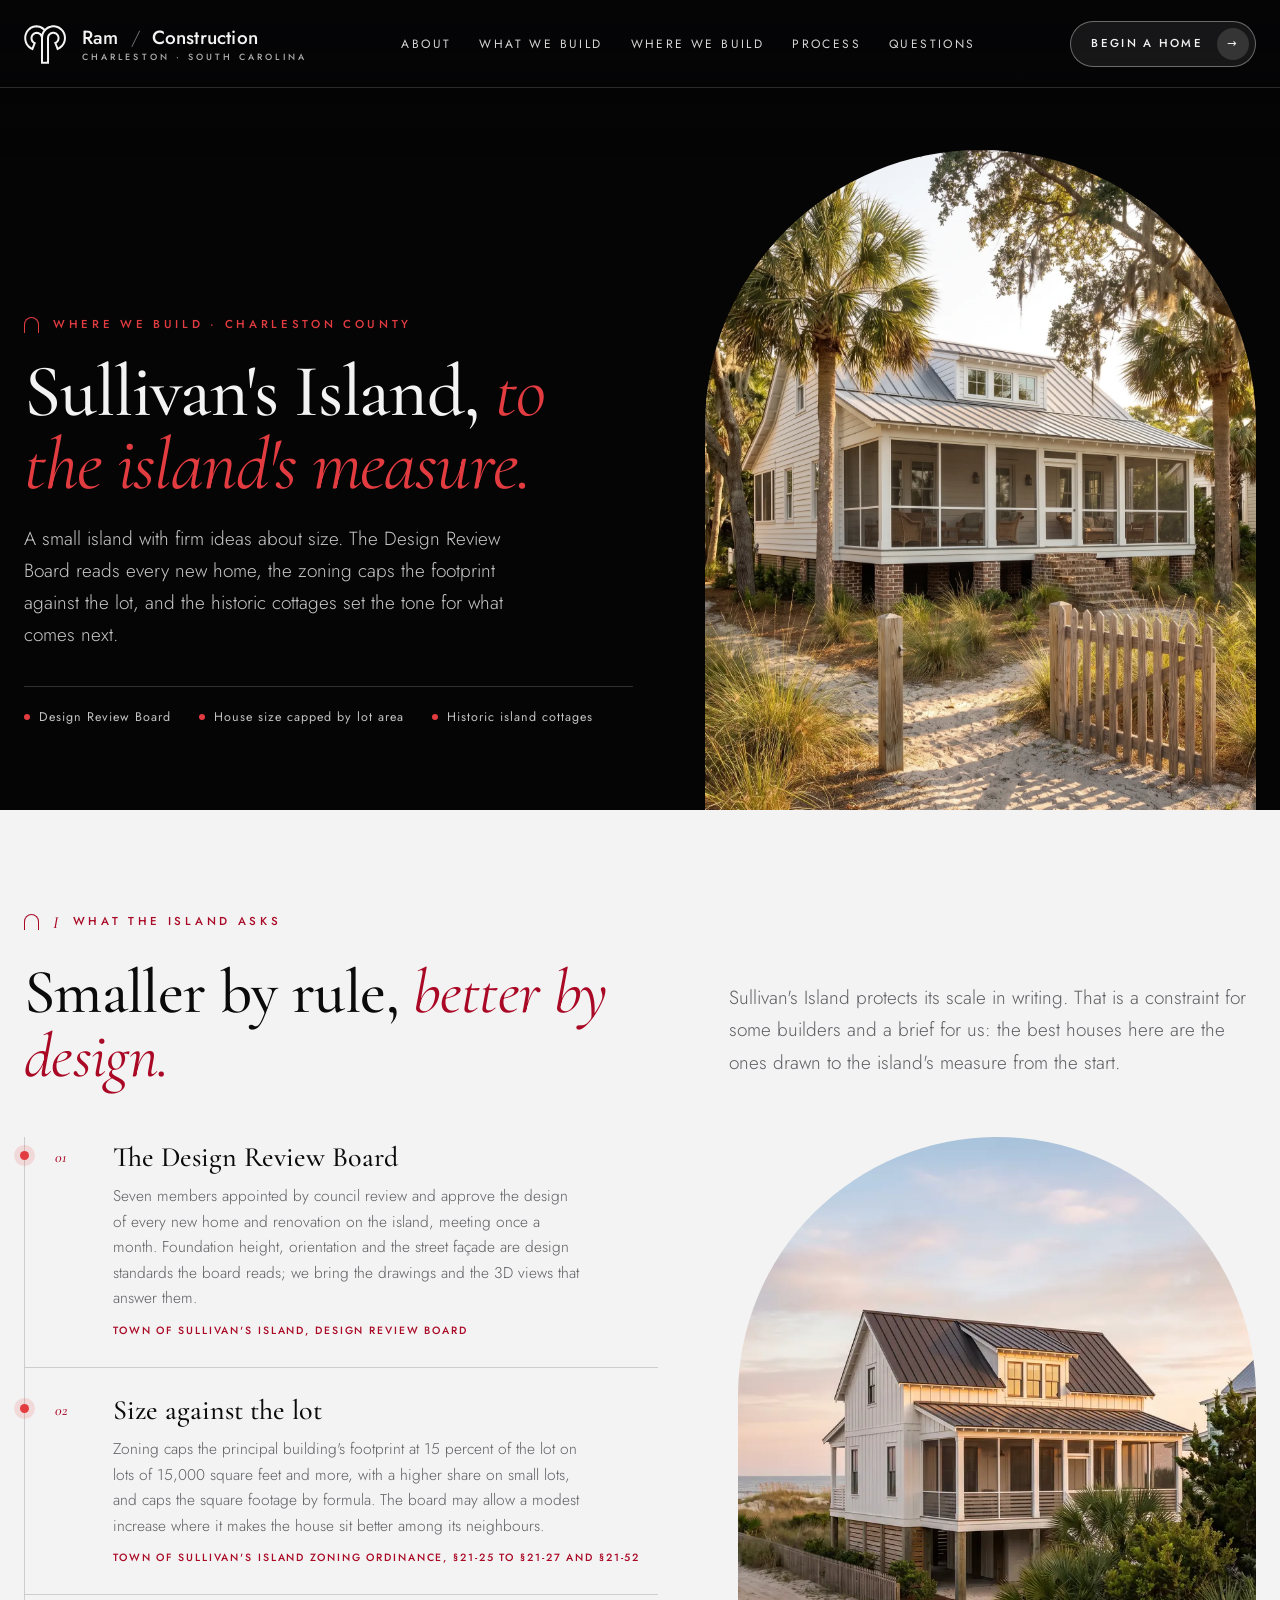
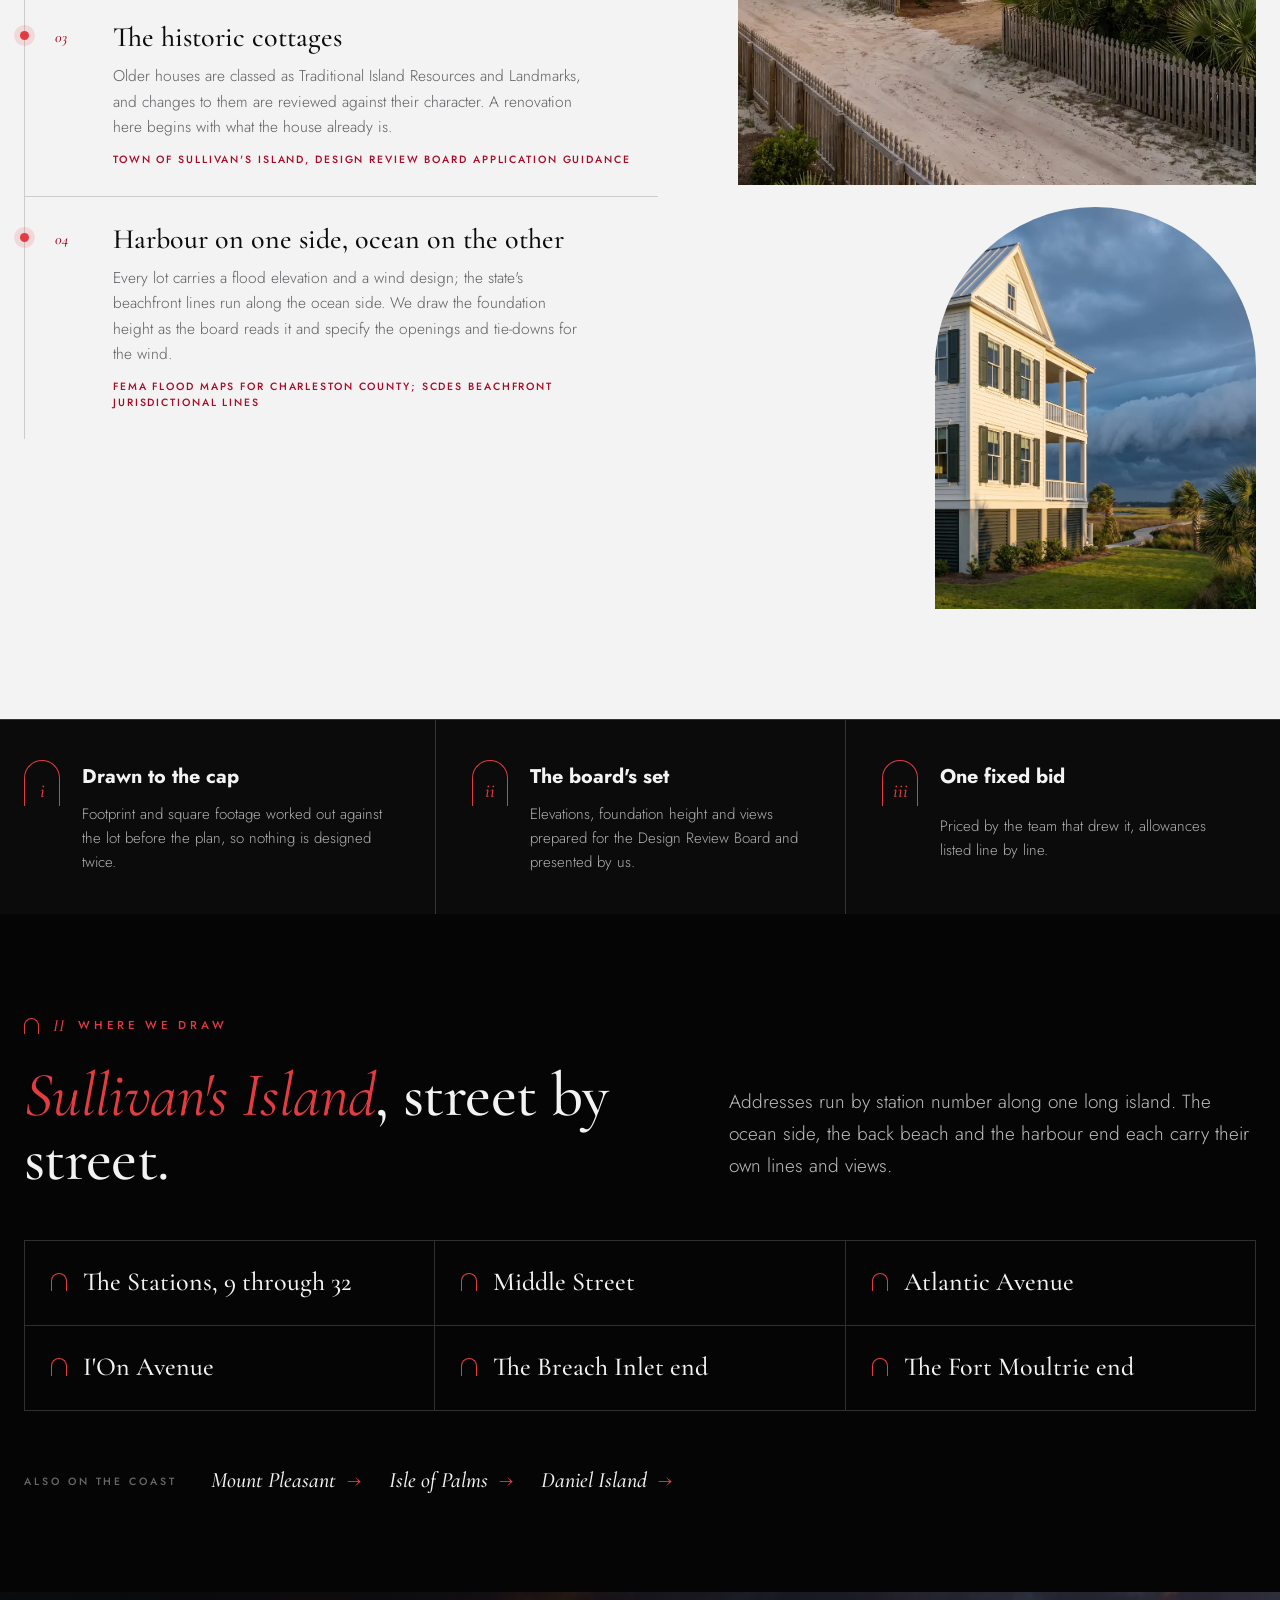
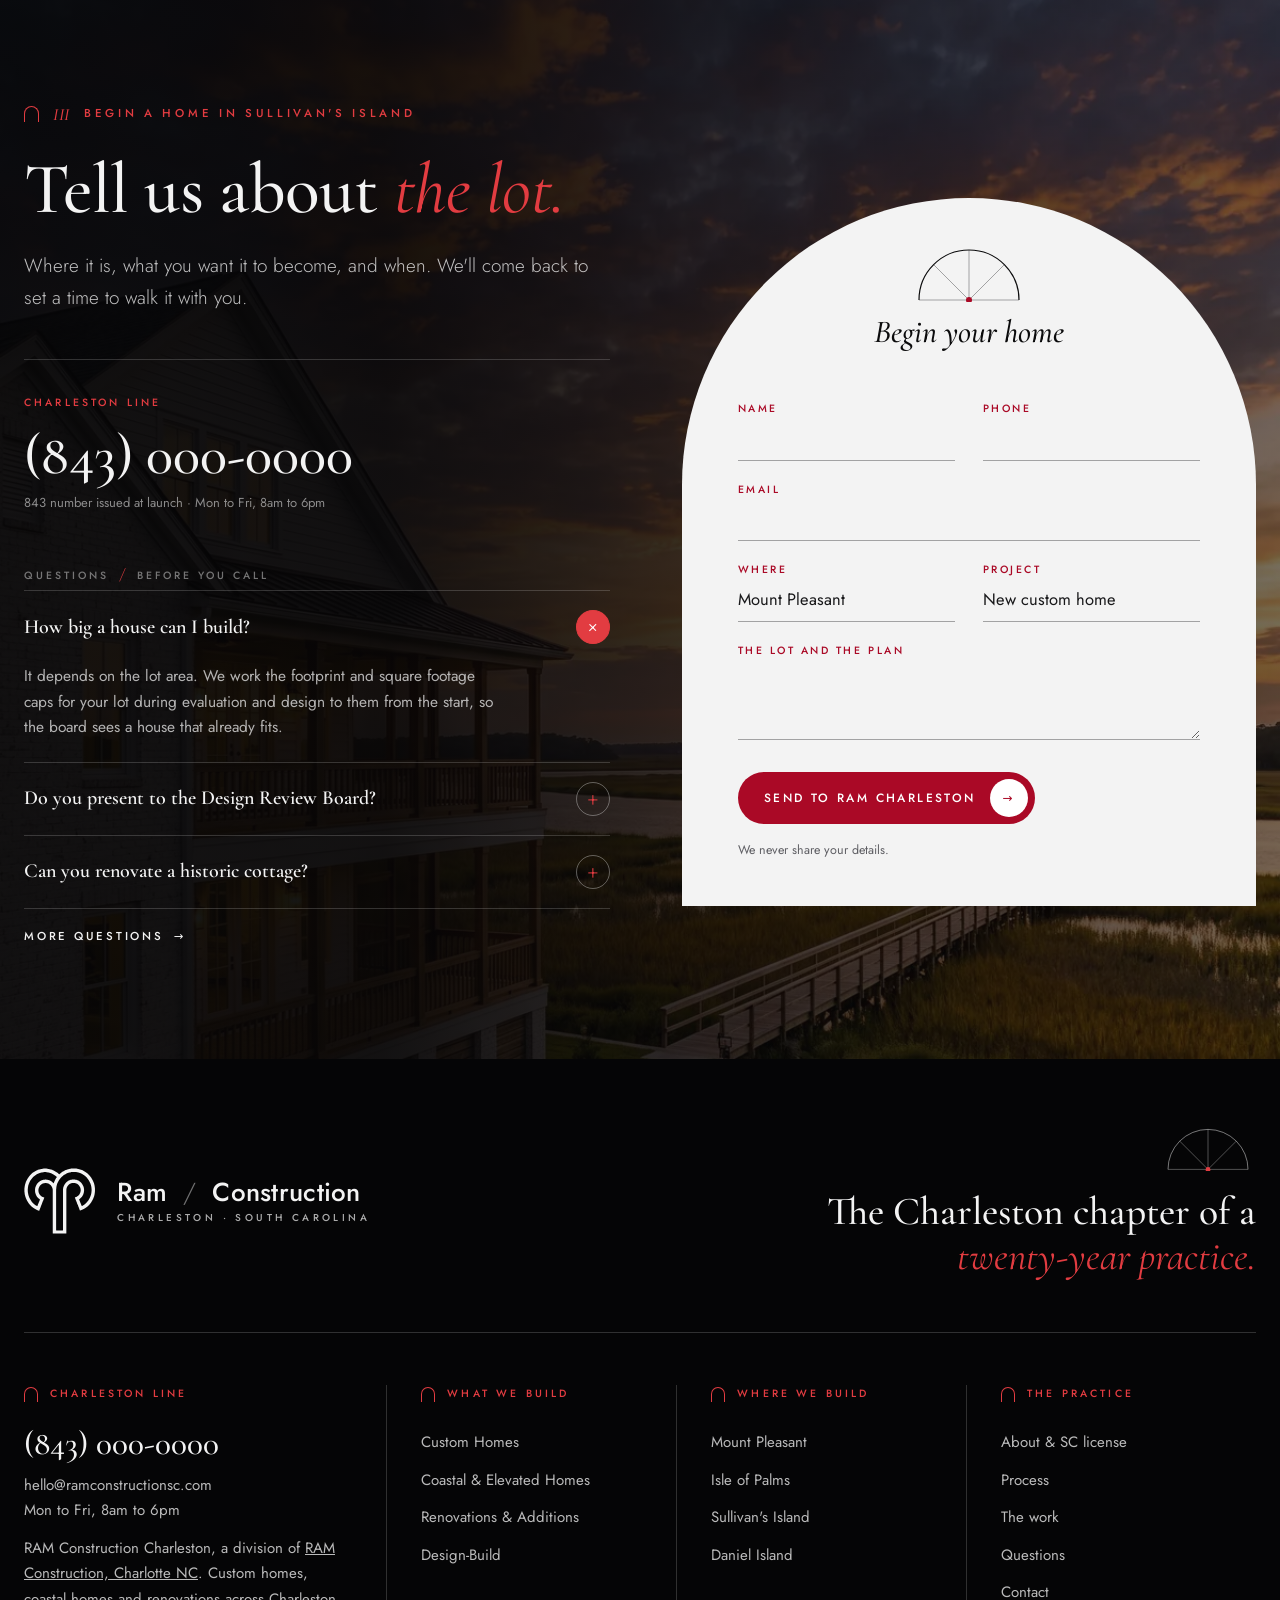
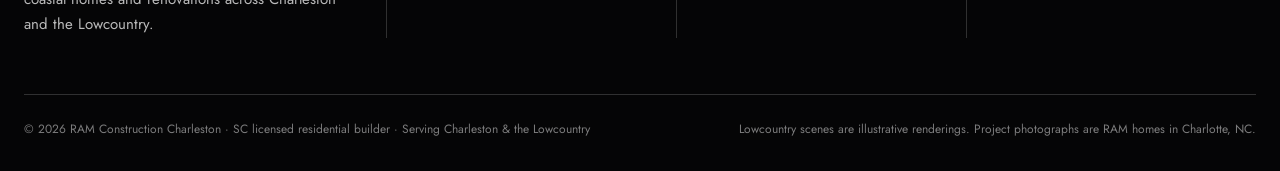
<file: sullivans-island.html>
<!doctype html>
<html lang="en">
<head>
<meta charset="utf-8">
<meta name="viewport" content="width=device-width, initial-scale=1">
<title>Custom Home Builder in Sullivan's Island, SC | RAM Construction Charleston</title>
<meta name="description" content="Custom home builder on Sullivan's Island, SC. RAM Construction Charleston designs to the island's Design Review Board and its size caps, with a fixed bid and a 3D walk-through before construction.">
<meta property="og:title" content="Custom Home Builder in Sullivan's Island, SC | RAM Construction Charleston">
<meta property="og:image" content="img/w/sullivans-island-island-cottage-1600.webp">
<link rel="canonical" href="https://ramconstructionsc.com/sullivans-island.html">
<link rel="icon" href="img/brand/ram-logo--bw.svg">
<link rel="preconnect" href="https://fonts.googleapis.com">
<link rel="preconnect" href="https://fonts.gstatic.com" crossorigin>
<link href="https://fonts.googleapis.com/css2?family=Cormorant+Garamond:ital,wght@0,500;0,600;1,400;1,500&family=Jost:wght@300;400;500;600&display=swap" rel="stylesheet">
<link rel="stylesheet" href="css/charleston.css">
<link rel="stylesheet" href="css/pages.css">
<link rel="preload" as="image" href="img/w/sullivans-island-island-cottage-1600.webp">
<script>document.documentElement.classList.add('js')</script>
</head>
<body class="inner">
<svg width="0" height="0" style="position:absolute" aria-hidden="true"><defs><symbol id="ram-mark" viewBox="190 128 528 488"><use href="#glyphdef"/></symbol><path id="glyphdef" fill="currentColor" fill-rule="evenodd" d="M620.5 143.2 L610.2 139.8 L608.0 138.5 L604.2 137.8 L600.5 136.2 L591.5 134.0 L589.2 134.0 L586.5 133.0 L582.2 133.0 L579.5 132.0 L573.2 132.0 L570.5 131.0 L548.2 131.0 L545.5 132.0 L539.2 132.0 L536.5 133.0 L532.2 133.0 L510.8 138.5 L508.5 139.8 L498.2 143.2 L482.8 151.0 L474.2 156.2 L463.0 164.5 L452.0 174.2 L450.2 174.5 L437.8 163.5 L419.0 151.0 L405.5 144.2 L403.2 143.8 L398.5 141.2 L389.5 138.2 L372.5 134.0 L368.2 134.0 L365.5 133.0 L360.2 133.0 L357.5 132.0 L334.2 132.0 L331.5 133.0 L326.2 133.0 L323.5 134.0 L319.2 134.0 L302.2 138.2 L293.2 141.2 L288.5 143.8 L286.2 144.2 L272.8 151.0 L254.0 163.5 L245.8 170.5 L233.5 182.8 L227.5 190.0 L216.0 206.8 L207.2 223.2 L206.8 225.5 L204.2 230.2 L202.8 235.5 L201.5 237.8 L198.8 248.5 L197.2 252.2 L196.0 260.5 L195.0 263.2 L195.0 267.5 L194.0 270.2 L194.0 276.5 L193.0 279.2 L193.0 303.5 L194.0 306.2 L194.0 312.5 L195.0 315.2 L195.0 319.5 L199.2 337.5 L204.2 352.5 L213.0 371.0 L224.5 388.8 L233.5 400.0 L245.8 412.2 L258.0 422.2 L272.8 431.8 L286.2 438.5 L300.0 443.8 L302.8 443.5 L304.5 440.5 L306.0 435.2 L311.5 422.5 L316.0 409.2 L321.5 396.5 L328.0 378.2 L332.5 368.5 L340.2 348.0 L339.8 346.2 L329.2 342.8 L323.8 340.0 L316.0 334.5 L309.2 327.8 L305.8 323.0 L302.0 316.5 L299.0 308.5 L297.8 303.5 L297.8 301.2 L296.8 298.5 L296.8 287.2 L297.8 284.5 L297.8 282.2 L299.0 277.2 L302.8 267.8 L309.2 258.0 L313.8 253.2 L320.0 248.2 L329.2 243.0 L338.2 240.0 L341.5 239.8 L344.2 238.8 L355.5 238.8 L358.2 239.8 L360.5 239.8 L370.5 243.0 L376.0 245.8 L383.8 251.2 L388.5 255.8 L393.5 262.0 L397.0 267.8 L400.8 277.2 L402.0 282.2 L402.0 284.5 L403.0 287.2 L403.0 611.2 L403.5 612.2 L404.5 612.8 L502.2 612.8 L503.2 612.2 L503.8 611.2 L503.8 286.2 L504.8 283.5 L504.8 281.2 L506.0 276.2 L509.8 266.8 L516.2 257.0 L523.0 250.2 L530.8 244.8 L536.2 242.0 L545.2 239.0 L548.5 238.8 L551.2 237.8 L562.5 237.8 L565.2 238.8 L567.5 238.8 L577.5 242.0 L583.0 244.8 L590.8 250.2 L597.5 257.0 L601.0 261.8 L604.8 268.2 L607.8 276.2 L609.0 281.2 L609.0 283.5 L610.0 286.2 L610.0 297.5 L609.0 300.2 L609.0 302.5 L607.8 307.5 L604.8 315.5 L601.0 322.0 L597.5 326.8 L590.8 333.5 L583.0 339.0 L577.5 341.8 L569.2 344.2 L567.0 345.8 L567.2 348.5 L568.8 351.2 L575.2 368.5 L577.8 373.2 L579.2 378.5 L580.8 381.2 L584.2 391.5 L589.8 404.2 L591.2 409.5 L596.8 422.2 L603.2 440.5 L604.8 442.8 L606.2 442.8 L620.5 437.5 L636.0 429.8 L647.8 422.2 L663.0 410.2 L677.2 395.8 L687.2 382.8 L695.8 369.0 L702.5 355.5 L709.5 336.5 L712.8 323.5 L712.8 320.2 L713.8 317.5 L713.8 314.2 L714.8 311.5 L714.8 305.2 L715.8 302.5 L715.8 278.2 L714.8 275.5 L714.8 269.2 L713.8 266.5 L713.8 262.2 L712.8 259.5 L712.8 257.2 L709.5 244.2 L706.5 235.2 L705.0 232.5 L702.5 225.2 L695.8 211.8 L687.2 198.0 L675.2 182.8 L660.8 168.5 L647.8 158.5 L636.0 151.0Z M397.5 169.2 L395.2 168.8 L390.5 166.2 L378.5 162.2 L373.5 161.0 L371.2 161.0 L368.5 160.0 L365.2 160.0 L362.5 159.0 L356.2 159.0 L353.5 158.0 L338.2 158.0 L335.5 159.0 L329.2 159.0 L326.5 160.0 L323.2 160.0 L320.5 161.0 L318.2 161.0 L313.2 162.2 L301.2 166.2 L298.5 167.8 L296.2 168.2 L281.8 176.0 L272.0 182.5 L259.8 192.5 L251.5 201.0 L241.5 214.0 L236.0 222.8 L229.2 236.2 L228.8 238.5 L225.2 246.2 L223.8 252.5 L222.2 256.2 L221.0 261.2 L221.0 263.5 L220.0 266.2 L220.0 269.5 L219.0 272.2 L219.0 278.5 L218.0 281.2 L218.0 301.5 L219.0 304.2 L219.0 310.5 L220.0 313.2 L220.0 315.5 L221.0 318.2 L221.0 320.5 L223.2 329.5 L229.2 346.5 L235.0 358.0 L247.5 376.8 L255.5 386.0 L268.0 397.2 L278.2 404.5 L287.0 409.8 L288.8 409.5 L290.5 406.5 L291.0 404.2 L306.5 366.5 L308.0 361.0 L306.8 359.5 L298.8 353.5 L291.2 346.0 L286.2 339.8 L279.0 327.5 L274.0 313.5 L272.8 308.5 L272.8 305.2 L271.8 302.5 L271.8 283.2 L272.8 280.5 L272.8 277.2 L274.0 272.2 L279.0 258.2 L283.8 249.8 L290.2 241.0 L297.8 233.2 L305.0 227.2 L313.8 221.8 L317.5 220.5 L322.2 218.0 L333.2 214.8 L335.5 214.8 L338.2 213.8 L342.5 213.8 L345.2 212.8 L354.5 212.8 L357.2 213.8 L362.5 213.8 L371.5 216.0 L382.5 220.0 L394.8 227.2 L401.0 232.2 L408.8 240.0 L410.2 240.0 L415.0 227.2 L423.8 209.8 L432.8 196.0 L433.0 194.0 L429.8 190.5 L419.8 182.5 L405.0 173.0Z M610.5 167.2 L593.5 161.2 L584.5 159.0 L581.2 159.0 L578.5 158.0 L573.2 158.0 L570.5 157.0 L548.2 157.0 L545.5 158.0 L540.2 158.0 L537.5 159.0 L535.2 159.0 L532.5 160.0 L530.2 160.0 L525.2 161.2 L508.2 167.2 L496.8 173.0 L485.2 180.2 L477.0 186.5 L466.5 195.8 L458.5 205.0 L450.2 216.2 L444.0 226.8 L437.2 241.2 L433.2 253.2 L431.0 262.2 L431.0 264.5 L430.0 267.2 L430.0 271.5 L429.0 274.2 L429.0 282.5 L428.0 285.2 L428.0 588.2 L428.5 589.2 L429.5 589.8 L477.2 589.8 L478.2 589.2 L478.8 588.2 L478.8 284.2 L479.8 281.5 L479.8 277.2 L481.0 272.2 L485.0 260.2 L489.8 250.8 L494.2 244.0 L503.8 233.2 L511.0 227.2 L517.8 222.8 L527.2 218.0 L536.2 215.0 L541.2 213.8 L543.5 213.8 L546.2 212.8 L567.5 212.8 L570.2 213.8 L572.5 213.8 L577.5 215.0 L586.5 218.0 L596.0 222.8 L602.8 227.2 L610.0 233.2 L615.5 239.0 L621.8 247.2 L628.8 260.2 L631.8 269.2 L634.0 278.2 L634.0 281.8 L635.0 286.0 L635.0 299.5 L634.0 302.2 L634.0 305.5 L633.0 308.2 L633.0 310.5 L628.8 323.5 L625.0 331.0 L619.5 339.8 L610.0 350.5 L598.2 360.0 L599.2 364.5 L601.8 369.2 L602.2 371.5 L603.8 374.2 L606.2 381.5 L608.8 386.2 L613.2 398.5 L618.0 408.5 L619.8 408.8 L624.0 406.8 L640.8 395.2 L652.2 385.0 L660.2 375.8 L666.5 367.5 L673.8 356.0 L679.5 344.5 L685.5 327.5 L688.8 314.5 L688.8 311.2 L689.8 308.5 L689.8 302.2 L690.8 299.5 L690.8 281.2 L689.8 278.5 L689.8 272.2 L688.8 269.5 L688.8 266.2 L685.5 253.2 L681.5 241.2 L679.0 236.5 L678.5 234.2 L670.8 219.8 L664.2 210.0 L653.2 196.8 L640.8 185.5 L624.0 174.0Z"/><path id="horndef" d="M620.5 143.2 L610.2 139.8 L608.0 138.5 L604.2 137.8 L600.5 136.2 L591.5 134.0 L589.2 134.0 L586.5 133.0 L582.2 133.0 L579.5 132.0 L573.2 132.0 L570.5 131.0 L548.2 131.0 L545.5 132.0 L539.2 132.0 L536.5 133.0 L532.2 133.0 L510.8 138.5 L508.5 139.8 L498.2 143.2 L482.8 151.0 L474.2 156.2 L463.0 164.5 L452.0 174.2 L450.2 174.5 L437.8 163.5 L419.0 151.0 L405.5 144.2 L403.2 143.8 L398.5 141.2 L389.5 138.2 L372.5 134.0 L368.2 134.0 L365.5 133.0 L360.2 133.0 L357.5 132.0 L334.2 132.0 L331.5 133.0 L326.2 133.0 L323.5 134.0 L319.2 134.0 L302.2 138.2 L293.2 141.2 L288.5 143.8 L286.2 144.2 L272.8 151.0 L254.0 163.5 L245.8 170.5 L233.5 182.8 L227.5 190.0 L216.0 206.8 L207.2 223.2 L206.8 225.5 L204.2 230.2 L202.8 235.5 L201.5 237.8 L198.8 248.5 L197.2 252.2 L196.0 260.5 L195.0 263.2 L195.0 267.5 L194.0 270.2 L194.0 276.5 L193.0 279.2 L193.0 303.5 L194.0 306.2 L194.0 312.5 L195.0 315.2 L195.0 319.5 L199.2 337.5 L204.2 352.5 L213.0 371.0 L224.5 388.8 L233.5 400.0 L245.8 412.2 L258.0 422.2 L272.8 431.8 L286.2 438.5 L300.0 443.8 L302.8 443.5 L304.5 440.5 L306.0 435.2 L311.5 422.5 L316.0 409.2 L321.5 396.5 L328.0 378.2 L332.5 368.5 L340.2 348.0 L339.8 346.2 L329.2 342.8 L323.8 340.0 L316.0 334.5 L309.2 327.8 L305.8 323.0 L302.0 316.5 L299.0 308.5 L297.8 303.5 L297.8 301.2 L296.8 298.5 L296.8 287.2 L297.8 284.5 L297.8 282.2 L299.0 277.2 L302.8 267.8 L309.2 258.0 L313.8 253.2 L320.0 248.2 L329.2 243.0 L338.2 240.0 L341.5 239.8 L344.2 238.8 L355.5 238.8 L358.2 239.8 L360.5 239.8 L370.5 243.0 L376.0 245.8 L383.8 251.2 L388.5 255.8 L393.5 262.0 L397.0 267.8 L400.8 277.2 L402.0 282.2 L402.0 284.5 L403.0 287.2 L403.0 611.2 L403.5 612.2 L404.5 612.8 L502.2 612.8 L503.2 612.2 L503.8 611.2 L503.8 286.2 L504.8 283.5 L504.8 281.2 L506.0 276.2 L509.8 266.8 L516.2 257.0 L523.0 250.2 L530.8 244.8 L536.2 242.0 L545.2 239.0 L548.5 238.8 L551.2 237.8 L562.5 237.8 L565.2 238.8 L567.5 238.8 L577.5 242.0 L583.0 244.8 L590.8 250.2 L597.5 257.0 L601.0 261.8 L604.8 268.2 L607.8 276.2 L609.0 281.2 L609.0 283.5 L610.0 286.2 L610.0 297.5 L609.0 300.2 L609.0 302.5 L607.8 307.5 L604.8 315.5 L601.0 322.0 L597.5 326.8 L590.8 333.5 L583.0 339.0 L577.5 341.8 L569.2 344.2 L567.0 345.8 L567.2 348.5 L568.8 351.2 L575.2 368.5 L577.8 373.2 L579.2 378.5 L580.8 381.2 L584.2 391.5 L589.8 404.2 L591.2 409.5 L596.8 422.2 L603.2 440.5 L604.8 442.8 L606.2 442.8 L620.5 437.5 L636.0 429.8 L647.8 422.2 L663.0 410.2 L677.2 395.8 L687.2 382.8 L695.8 369.0 L702.5 355.5 L709.5 336.5 L712.8 323.5 L712.8 320.2 L713.8 317.5 L713.8 314.2 L714.8 311.5 L714.8 305.2 L715.8 302.5 L715.8 278.2 L714.8 275.5 L714.8 269.2 L713.8 266.5 L713.8 262.2 L712.8 259.5 L712.8 257.2 L709.5 244.2 L706.5 235.2 L705.0 232.5 L702.5 225.2 L695.8 211.8 L687.2 198.0 L675.2 182.8 L660.8 168.5 L647.8 158.5 L636.0 151.0Z"/></defs></svg>

<!-- ═════ masthead ═════ -->
<header class="hdr" id="hdr">
  <div class="hdr-row">
    <a class="lockup" href="index.html" aria-label="Ram Construction Charleston, home">
      <svg class="mark" aria-hidden="true"><use href="#ram-mark"/></svg>
      <span class="wm"><b>Ram <i>/</i> Construction</b><small>Charleston · South Carolina</small></span>
    </a>
    <nav class="hdr-nav" aria-label="Primary">
      <a href="about.html">About</a>
      <a href="index.html#services">What we build</a>
      <a href="index.html#areas">Where we build</a>
      <a href="index.html#process">Process</a>
      <a href="faq.html">Questions</a>
    </nav>
    <div class="hdr-cta">
      <a class="hdr-tel" href="tel:+18430000000">(843) 000-0000</a>
      <a class="btn btn-glass" href="contact.html">Begin a home <span class="disc" aria-hidden="true">&rarr;</span></a>
    </div>
    <div class="hdr-m">
      <a href="tel:+18430000000" aria-label="Call RAM Construction Charleston"><svg width="18" height="18" viewBox="0 0 24 24" fill="none" stroke="currentColor" stroke-width="1.6"><path d="M22 16.9v3a2 2 0 0 1-2.2 2 19.8 19.8 0 0 1-8.6-3 19.5 19.5 0 0 1-6-6 19.8 19.8 0 0 1-3-8.7A2 2 0 0 1 4.1 2h3a2 2 0 0 1 2 1.7c.1 1 .4 2 .7 2.8a2 2 0 0 1-.5 2.1L8.1 9.9a16 16 0 0 0 6 6l1.3-1.3a2 2 0 0 1 2.1-.4c.9.3 1.9.5 2.8.7a2 2 0 0 1 1.7 2Z"/></svg></a>
      <button type="button" aria-label="Open menu" aria-controls="mnav" aria-expanded="false" id="mopen"><svg width="20" height="20" viewBox="0 0 24 24" fill="none" stroke="currentColor" stroke-width="1.6"><path d="M3 8h18M3 16h18"/></svg></button>
    </div>
  </div>
</header>

<div class="mnav" id="mnav" role="dialog" aria-label="Menu">
  <div class="mnav-top"><svg class="mark" aria-hidden="true"><use href="#ram-mark"/></svg><button type="button" id="mclose" aria-label="Close menu">&times;</button></div>
  <nav aria-label="Mobile">
    <a href="about.html">About</a><a href="index.html#services">What we <em>build</em></a><a href="index.html#areas">Where we <em>build</em></a><a href="index.html#work">The work</a><a href="index.html#process">Process</a><a href="faq.html">Questions</a><a href="contact.html">Contact</a>
  </nav>
  <a class="mtel" href="tel:+18430000000">(843) 000-0000</a>
  <a class="btn btn-red" href="contact.html">Begin a home <span class="disc" aria-hidden="true">&rarr;</span></a>
</div>

<main id="top">

<!-- ═════ page hero ═════ -->
<section class="phero on-dark">
  <div class="wrap">
    <div class="phero-copy">
      <h1 class="hx rv"><span class="eyebrow">Where we build · Charleston County</span><span class="sr-only">. </span><span class="display">Sullivan's Island, <em>to the island's measure.</em></span></h1>
      <p class="lede rv d1">A small island with firm ideas about size. The Design Review Board reads every new home, the zoning caps the footprint against the lot, and the historic cottages set the tone for what comes next.</p>
      <ul class="phero-meta rv d2"><li>Design Review Board</li><li>House size capped by lot area</li><li>Historic island cottages</li></ul>
    </div>
    <div class="phero-art rv d1"><div class="arch" style="aspect-ratio:3/3.6"><img src="img/w/sullivans-island-island-cottage-1600.webp" srcset="img/w/sullivans-island-island-cottage-900.webp 900w, img/w/sullivans-island-island-cottage-1600.webp 1600w" sizes="(max-width:860px) 100vw, 44vw" width="1600" fetchpriority="high" alt="A raised island cottage with a screened porch behind a picket fence on Sullivan's Island"></div></div>
  </div>
</section>


<!-- ═════ the conditions ═════ -->
<section class="tconds">
  <div class="wrap">
    <div class="sec-head">
      <h2 class="hx rv"><span class="eyebrow"><i aria-hidden="true">I</i> What the island asks</span><span class="sr-only">. </span><span class="h2">Smaller by rule, <em>better by design.</em></span></h2>
      <p class="lede rv d1">Sullivan's Island protects its scale in writing. That is a constraint for some builders and a brief for us: the best houses here are the ones drawn to the island's measure from the start.</p>
    </div>
    <div class="tconds-grid">
      <div class="rail-lt">
      <div class="rrow rv">
        <span class="rnum">01</span>
        <div class="rbody"><h3>The Design Review Board</h3><p>Seven members appointed by council review and approve the design of every new home and renovation on the island, meeting once a month. Foundation height, orientation and the street façade are design standards the board reads; we bring the drawings and the 3D views that answer them.</p><small>Town of Sullivan's Island, Design Review Board</small></div>
      </div>
      <div class="rrow rv d1">
        <span class="rnum">02</span>
        <div class="rbody"><h3>Size against the lot</h3><p>Zoning caps the principal building's footprint at 15 percent of the lot on lots of 15,000 square feet and more, with a higher share on small lots, and caps the square footage by formula. The board may allow a modest increase where it makes the house sit better among its neighbours.</p><small>Town of Sullivan's Island zoning ordinance, §21-25 to §21-27 and §21-52</small></div>
      </div>
      <div class="rrow rv d2">
        <span class="rnum">03</span>
        <div class="rbody"><h3>The historic cottages</h3><p>Older houses are classed as Traditional Island Resources and Landmarks, and changes to them are reviewed against their character. A renovation here begins with what the house already is.</p><small>Town of Sullivan's Island, Design Review Board application guidance</small></div>
      </div>
      <div class="rrow rv d3">
        <span class="rnum">04</span>
        <div class="rbody"><h3>Harbour on one side, ocean on the other</h3><p>Every lot carries a flood elevation and a wind design; the state's beachfront lines run along the ocean side. We draw the foundation height as the board reads it and specify the openings and tie-downs for the wind.</p><small>FEMA flood maps for Charleston County; SCDES beachfront jurisdictional lines</small></div>
      </div>
    </div>
      <div class="tconds-art rv d1">
        <div class="arch" style="aspect-ratio:4/5"><img src="img/w/sullivans-island-station-cottage-1600.webp" srcset="img/w/sullivans-island-station-cottage-800.webp 800w, img/w/sullivans-island-station-cottage-1600.webp 1600w" sizes="(max-width:860px) 100vw, 44vw" width="1600" loading="lazy" alt="A white board-and-batten island cottage with a deep screened porch on a sandy lane on Sullivan's Island"></div>
        <div class="arch" style="aspect-ratio:4/5"><img src="img/w/coast-storm-shutters-squall-1600.webp" srcset="img/w/coast-storm-shutters-squall-800.webp 800w, img/w/coast-storm-shutters-squall-1600.webp 1600w" sizes="(max-width:860px) 100vw, 44vw" width="1600" loading="lazy" alt="An elevated white Lowcountry home with green Bahama shutters as a squall line crosses the marsh sky"></div>
      </div>
    </div>
  </div>
</section>

<!-- ═════ what RAM does here ═════ -->
<div class="ledger"><div class="wrap ledger-row"><div class="ledger-item rv"><span class="mk">i</span><h3>Drawn to the cap</h3><p>Footprint and square footage worked out against the lot before the plan, so nothing is designed twice.</p></div><div class="ledger-item rv d1"><span class="mk">ii</span><h3>The board's set</h3><p>Elevations, foundation height and views prepared for the Design Review Board and presented by us.</p></div><div class="ledger-item rv d2"><span class="mk">iii</span><h3>One fixed bid</h3><p>Priced by the team that drew it, allowances listed line by line.</p></div></div></div>

<!-- ═════ the places ═════ -->
<section class="tplaces on-dark">
  <div class="wrap">
    <div class="sec-head">
      <h2 class="hx rv"><span class="eyebrow"><i aria-hidden="true">II</i> Where we draw</span><span class="sr-only">. </span><span class="h2"><em>Sullivan's Island</em>, street by street.</span></h2>
      <p class="lede rv d1">Addresses run by station number along one long island. The ocean side, the back beach and the harbour end each carry their own lines and views.</p>
    </div>
    <ul class="places"><li class="rv"><span>The Stations, 9 through 32</span></li><li class="rv d1"><span>Middle Street</span></li><li class="rv d2"><span>Atlantic Avenue</span></li><li class="rv d3"><span>I'On Avenue</span></li><li class="rv"><span>The Breach Inlet end</span></li><li class="rv d1"><span>The Fort Moultrie end</span></li></ul>
    <div class="tother rv">
      <p class="datum-lab">Also on the coast</p>
      <ul><li><a href="mount-pleasant.html">Mount Pleasant <span>&rarr;</span></a></li><li><a href="isle-of-palms.html">Isle of Palms <span>&rarr;</span></a></li><li><a href="daniel-island.html">Daniel Island <span>&rarr;</span></a></li></ul>
    </div>
  </div>
</section>

<!-- ═════ the door ═════ -->
<section class="door on-dark" id="door">
  <div class="door-bg"><img src="img/w/daniel-island-waterfront-home-1200.webp" width="1200" height="1607" loading="lazy" alt=""></div>
  <div class="wrap door-grid">
    <div class="rv">
      <h2 class="hx"><span class="eyebrow"><i aria-hidden="true">III</i> Begin a home in Sullivan's Island</span><span class="sr-only">. </span><span class="h2">Tell us about <em>the lot.</em></span></h2>
      <p class="lede">Where it is, what you want it to become, and when. We'll come back to set a time to walk it with you.</p>
      <div class="phone"><small>Charleston line</small><a href="tel:+18430000000">(843) 000-0000</a><span>843 number issued at launch · Mon to Fri, 8am to 6pm</span></div>
      <div class="faq" id="faq">
        <p class="faq-lab">Questions <i>/</i> before you call</p>
        <div class="faq-list rv d1">
<details open><summary>How big a house can I build?</summary><div class="ans">It depends on the lot area. We work the footprint and square footage caps for your lot during evaluation and design to them from the start, so the board sees a house that already fits.</div></details>
<details><summary>Do you present to the Design Review Board?</summary><div class="ans">Yes. We prepare the drawings, elevations and 3D views the board asks for and present the design at its monthly meeting.</div></details>
<details><summary>Can you renovate a historic cottage?</summary><div class="ans">Yes. We assess what the house is, what the review allows and what the flood elevation asks, and give you an honest answer on renovating or rebuilding.</div></details>
        </div>
        <a class="more" href="faq.html">More questions <span>&rarr;</span></a>
      </div>
    </div>
    <form class="form rv d2" action="#" onsubmit="return false">
      <div class="form-crown"><svg viewBox="0 0 120 60" aria-hidden="true"><g><line x1="60" y1="58" x2="60" y2="8"/><line x1="60" y1="58" x2="95.4" y2="22.6"/><line x1="60" y1="58" x2="110" y2="58"/><line x1="60" y1="58" x2="24.6" y2="22.6"/><line x1="60" y1="58" x2="10" y2="58"/></g><path d="M10 58a50 50 0 0 1 100 0" fill="none" stroke="#0B0B0C" stroke-width="1.2"/><circle cx="60" cy="58" r="3" fill="#AA0926"/></svg><h3>Begin your home</h3></div>
      <div class="fgrid">
        <div class="field"><label for="f-name">Name</label><input id="f-name" name="name" autocomplete="name"></div>
        <div class="field"><label for="f-phone">Phone</label><input id="f-phone" name="phone" type="tel" autocomplete="tel"></div>
        <div class="field full"><label for="f-email">Email</label><input id="f-email" name="email" type="email" autocomplete="email"></div>
        <div class="field"><label for="f-area">Where</label><select id="f-area" name="area"><option>Mount Pleasant</option><option>Isle of Palms</option><option>Sullivan's Island</option><option>Daniel Island</option><option>Elsewhere in Charleston</option></select></div>
        <div class="field"><label for="f-type">Project</label><select id="f-type" name="type"><option>New custom home</option><option>Coastal / elevated home</option><option>Renovation or addition</option><option>Not sure yet</option></select></div>
        <div class="field full"><label for="f-msg">The lot and the plan</label><textarea id="f-msg" name="message"></textarea></div>
      </div>
      <button class="btn btn-red" type="submit">Send to RAM Charleston <span class="disc" aria-hidden="true">&rarr;</span></button>
      <p class="form-note">We never share your details.</p>
    </form>
  </div>
</section>

</main>

<!-- ═════ colophon ═════ -->
<footer class="ftr">
  <div class="wrap">
    <div class="ftr-sign">
      <a class="lockup" href="index.html" aria-label="Ram Construction Charleston, back to top">
        <svg class="mark" aria-hidden="true"><use href="#ram-mark"/></svg>
        <span class="wm"><b>Ram <i>/</i> Construction</b><small>Charleston · South Carolina</small></span>
      </a>
      <div class="ftr-line">
        <svg class="fan" viewBox="0 0 120 60" aria-hidden="true"><g><line x1="60" y1="58" x2="60" y2="8"/><line x1="60" y1="58" x2="95.4" y2="22.6"/><line x1="60" y1="58" x2="110" y2="58"/><line x1="60" y1="58" x2="24.6" y2="22.6"/><line x1="60" y1="58" x2="10" y2="58"/></g><path d="M10 58a50 50 0 0 1 100 0" fill="none" stroke="rgba(243,243,243,.5)" stroke-width="1.2"/><circle cx="60" cy="58" r="3" fill="#E23C41"/></svg>
        <p>The Charleston chapter of a <em>twenty-year practice.</em></p>
      </div>
    </div>
    <div class="ftr-cols">
      <div class="ftr-col">
        <h4>Charleston line</h4>
        <a class="ftr-tel" href="tel:+18430000000">(843) 000-0000</a>
        <p><a href="mailto:hello@ramconstructionsc.com">hello@ramconstructionsc.com</a><br>Mon to Fri, 8am to 6pm</p>
        <p>RAM Construction Charleston, a division of <a href="https://www.ramconstructioninc.com" style="text-decoration:underline">RAM Construction, Charlotte NC</a>. Custom homes, coastal homes and renovations across Charleston and the Lowcountry.</p>
      </div>
      <div class="ftr-col"><h4>What we build</h4><ul><li><a href="index.html#services">Custom Homes</a></li><li><a href="index.html#services">Coastal &amp; Elevated Homes</a></li><li><a href="index.html#services">Renovations &amp; Additions</a></li><li><a href="index.html#services">Design-Build</a></li></ul></div>
      <div class="ftr-col"><h4>Where we build</h4><ul><li><a href="mount-pleasant.html">Mount Pleasant</a></li><li><a href="isle-of-palms.html">Isle of Palms</a></li><li><a href="sullivans-island.html">Sullivan's Island</a></li><li><a href="daniel-island.html">Daniel Island</a></li></ul></div>
      <div class="ftr-col"><h4>The practice</h4><ul><li><a href="about.html">About &amp; SC license</a></li><li><a href="index.html#process">Process</a></li><li><a href="index.html#work">The work</a></li><li><a href="faq.html">Questions</a></li><li><a href="contact.html">Contact</a></li></ul></div>
    </div>
    <div class="ftr-base"><span>© 2026 RAM Construction Charleston · SC licensed residential builder · Serving Charleston &amp; the Lowcountry</span><span>Lowcountry scenes are illustrative renderings. Project photographs are RAM homes in Charlotte, NC.</span></div>
  </div>
</footer>
<script type="application/ld+json">{"@context": "https://schema.org", "@type": "WebPage", "name": "Custom Homes in Sullivan's Island, SC", "description": "Custom home builder on Sullivan's Island, SC. RAM Construction Charleston designs to the island's Design Review Board and its size caps, with a fixed bid and a 3D walk-through before construction.", "url": "https://ramconstructionsc.com/sullivans-island", "about": {"@type": "Service", "serviceType": "Custom home design-build", "provider": {"@type": "GeneralContractor", "name": "RAM Construction Charleston"}, "areaServed": {"@type": "Place", "name": "Sullivan's Island, SC"}}, "breadcrumb": {"@type": "BreadcrumbList", "itemListElement": [{"@type": "ListItem", "position": 1, "name": "Home", "item": "https://ramconstructionsc.com/"}, {"@type": "ListItem", "position": 2, "name": "Where we build", "item": "https://ramconstructionsc.com/#areas"}, {"@type": "ListItem", "position": 3, "name": "Sullivan's Island", "item": "https://ramconstructionsc.com/sullivans-island"}]}}</script>
<script src="js/site.js"></script>
</body>
</html>
</file>
<file: css/charleston.css>
/* ── Fanlight II · The Arcade · RAM Construction Charleston (Black + Amber Red) ─────────── */
:root{
  --black:#0B0B0C;
  --black-night:#050506;
  --red:#AA0926;
  --amber:#E23C41;
  --tint:#ECECEC;
  --alabaster:#F3F3F3;
  --ink:#040406;
  --text:#18181A;
  --muted:#5E5E63;
  --rule:rgba(11,11,12,.16);
  --rule-lt:rgba(243,243,243,.18);
  --serif:'Cormorant Garamond',Georgia,serif;
  --sans:'Jost',system-ui,sans-serif;
  --arch:9999px 9999px 0 0;
  --ease:cubic-bezier(.2,.7,.2,1);
  --wrap:min(1320px,calc(100vw - 48px));
}
*{box-sizing:border-box;margin:0;padding:0}
html{scroll-behavior:smooth}
body{background:var(--alabaster);color:var(--text);font:400 17px/1.7 var(--sans);-webkit-font-smoothing:antialiased;overflow-x:hidden}
img{display:block;max-width:100%;height:auto}
a{color:inherit;text-decoration:none}
.wrap{width:var(--wrap);margin-inline:auto}
em,.it{font-family:var(--serif);font-style:italic;font-weight:400}
.arch{border-radius:var(--arch);overflow:hidden;background:#111}
.arch img{width:100%;height:100%;object-fit:cover}

/* folio eyebrow: roman numeral + arch mark */
.eyebrow{display:inline-flex;align-items:center;gap:14px;font:500 11.5px/1 var(--sans);letter-spacing:.32em;text-transform:uppercase;color:var(--red)}
.eyebrow i{font:italic 500 17px/1 var(--serif);letter-spacing:.04em;color:inherit}
.eyebrow::before{content:"";width:13px;height:15px;border:1.5px solid currentColor;border-bottom:0;border-radius:var(--arch)}
.on-dark .eyebrow{color:var(--amber)}
.h2{font:500 clamp(40px,4.9vw,70px)/1.02 var(--serif);letter-spacing:-.01em;color:var(--black)}
.h2 em{color:var(--red)}
.on-dark .h2{color:var(--alabaster)}
.on-dark .h2 em{color:var(--amber)}
.lede{font:300 19px/1.7 var(--sans);color:var(--muted);max-width:52ch}
.on-dark .lede{color:rgba(243,243,243,.78)}
.cap{font:400 11px/1.5 var(--sans);letter-spacing:.16em;text-transform:uppercase;color:var(--muted);margin-top:14px}
.on-dark .cap{color:rgba(243,243,243,.55)}
.sec-head{display:grid;grid-template-columns:1.1fr .9fr;gap:60px;align-items:end;margin-bottom:48px}
.sec-head .h2{margin-top:22px}
.sec-head .lede{justify-self:end;padding-bottom:10px}

/* buttons: pills with a round icon disc */
.btn{display:inline-flex;align-items:center;gap:14px;border-radius:999px;padding:7px 7px 7px 26px;font:500 12px/1 var(--sans);letter-spacing:.2em;text-transform:uppercase;transition:background .35s var(--ease),color .35s var(--ease),border-color .35s var(--ease)}
.btn .disc{display:grid;place-items:center;width:38px;height:38px;border-radius:50%;transition:transform .35s var(--ease)}
.btn:hover .disc{transform:translateX(3px) rotate(-45deg)}
.btn-red{background:var(--red);color:#fff}
.btn-red .disc{background:#fff;color:var(--red)}
.btn-red:hover{background:var(--black)}
.btn-red:hover .disc{color:var(--black)}
.btn-glass{background:rgba(243,243,243,.08);color:var(--alabaster);border:1px solid rgba(243,243,243,.38);backdrop-filter:blur(6px)}
.btn-glass .disc{background:rgba(243,243,243,.14)}
.btn-glass:hover{background:rgba(243,243,243,.18)}
.more{display:inline-flex;align-items:center;gap:10px;font:500 11.5px/1 var(--sans);letter-spacing:.24em;text-transform:uppercase;color:var(--black)}
.more span{transition:transform .3s var(--ease)}
.more:hover span{transform:translateX(4px)}
.on-dark .more{color:var(--alabaster)}

/* ── masthead header: lockup left, nav centre, line + door right; alabaster on scroll ─── */
.hdr{position:fixed;inset:0 0 auto;z-index:50;color:var(--alabaster);transition:background .45s var(--ease),color .45s var(--ease)}
.hdr::before{content:"";position:absolute;inset:0 0 -70px;background:linear-gradient(rgba(5,5,6,.6),transparent);pointer-events:none;transition:opacity .4s}
.hdr::after{content:"";position:absolute;left:0;right:0;bottom:0;height:1px;background:rgba(243,243,243,.16);transition:background .4s}
.hdr.is-solid{background:rgba(243,243,243,.94);backdrop-filter:blur(12px);color:var(--black)}
.hdr.is-solid::before{opacity:0}
.hdr.is-solid::after{background:var(--rule)}
.hdr-row{position:relative;width:var(--wrap);margin:auto;height:88px;display:grid;grid-template-columns:auto 1fr auto;align-items:center;gap:40px;transition:height .4s var(--ease)}
.hdr.is-solid .hdr-row{height:76px}
.lockup{display:flex;align-items:center;gap:16px;color:inherit}
.lockup .mark{height:39px;width:calc(39px * 1.08);flex:none;fill:currentColor;transition:height .4s var(--ease),width .4s var(--ease)}
.hdr.is-solid .lockup .mark{height:33px;width:calc(33px * 1.08)}
.lockup .wm{display:flex;flex-direction:column;gap:5px}
.lockup .wm b{font:500 19px/1 var(--sans);letter-spacing:.01em;white-space:nowrap}
.lockup .wm b i{font-style:normal;font-weight:300;opacity:.45;margin:0 .3em}
.lockup .wm small{font:500 9px/1 var(--sans);letter-spacing:.34em;text-transform:uppercase;opacity:.7}
.hdr-nav{display:flex;justify-content:center;gap:34px}
.hdr-nav a{font:400 12px/1 var(--sans);letter-spacing:.2em;text-transform:uppercase;opacity:.88;position:relative;padding:9px 0;white-space:nowrap}
.hdr-nav a::after{content:"";position:absolute;left:0;right:0;bottom:0;height:1px;background:var(--amber);transform:scaleX(0);transform-origin:left;transition:transform .35s var(--ease)}
.hdr-nav a:hover::after{transform:scaleX(1)}
.hdr-cta{display:flex;align-items:center;gap:28px}
.hdr-tel{font:italic 500 21px/1 var(--serif);letter-spacing:.01em;opacity:.92}
.hdr .btn{padding:6px 6px 6px 20px;font-size:11.5px}
.hdr .btn .disc{width:32px;height:32px}
.hdr.is-solid .btn-glass{background:var(--red);color:#fff;border-color:var(--red)}
.hdr.is-solid .btn-glass .disc{background:#fff;color:var(--red)}
.hdr-m{display:none}

/* ── composite headings: the small descriptive label and the display line share one H1/H2 ── */
.hx{margin:0;font:inherit;letter-spacing:normal;color:inherit}
.hx .h2,.hero .display{display:block}
.sr-only{position:absolute;width:1px;height:1px;padding:0;margin:-1px;overflow:hidden;clip:rect(0 0 0 0);white-space:nowrap;border:0}
.faq .more{margin-top:22px}

/* ── hero ────────────────────────────────────────────────────────────── */
.hero{position:relative;min-height:max(90vh,720px);display:flex;align-items:flex-end;color:var(--alabaster);overflow:hidden;background:var(--black-night)}
.hero-img{position:absolute;inset:0}
.hero-img img{width:100%;height:100%;object-fit:cover;object-position:62% 50%;transform:scale(1.06);animation:drift 28s ease-out forwards}
@keyframes drift{to{transform:scale(1)}}
.hero::after{content:"";position:absolute;inset:0;background:
  linear-gradient(90deg,rgba(5,5,6,.86) 0%,rgba(5,5,6,.62) 34%,rgba(5,5,6,.12) 58%,rgba(5,5,6,0) 70%),
  linear-gradient(0deg,rgba(5,5,6,.66),rgba(5,5,6,0) 42%)}
.hero-horn{position:absolute;left:-4%;bottom:-16%;width:min(760px,60vw);color:var(--amber);opacity:.22;z-index:1;pointer-events:none}
.hero-horn use{fill:none;stroke:currentColor;stroke-width:1.4;vector-effect:non-scaling-stroke}
.js .hero-horn use{stroke-dasharray:2600;stroke-dashoffset:2600;animation:draw 4.2s .6s var(--ease) forwards}
@keyframes draw{to{stroke-dashoffset:0}}
.hero-in{position:relative;z-index:2;width:var(--wrap);margin:auto;padding:150px 0 96px}
.kicker{display:flex;align-items:center;gap:12px;font:500 12px/1.5 var(--sans);letter-spacing:.32em;text-transform:uppercase;color:rgba(243,243,243,.9);margin-bottom:30px}
.kicker::before{content:"";flex:none;width:34px;height:2px;background:var(--amber)}
.hero h1{font:500 clamp(52px,6.8vw,106px)/.97 var(--serif);letter-spacing:-.015em}
.hero h1 em{color:var(--amber);font-weight:400}
.w{display:inline-block}
.js .w{opacity:0;transform:translateY(.45em);animation:rise 1.1s var(--ease) forwards}
@keyframes rise{to{opacity:1;transform:none}}
.hero .lede{margin-top:28px;color:rgba(243,243,243,.86);max-width:46ch}
.hero-cta{display:flex;gap:14px;flex-wrap:wrap;margin-top:36px}
.chips{display:flex;flex-wrap:wrap;gap:10px 28px;margin-top:40px;padding-top:22px;border-top:1px solid var(--rule-lt);max-width:660px}
.chips li{list-style:none;font:400 12.5px/1.4 var(--sans);letter-spacing:.08em;color:rgba(243,243,243,.8);display:flex;align-items:baseline;gap:9px}
.chips li::before{content:"";width:6px;height:6px;border-radius:50%;background:var(--amber);align-self:center}
.cyc{display:inline-grid;margin-left:6px}
.cyc b{grid-area:1/1;font:italic 500 16px/1.2 var(--serif);letter-spacing:.02em;color:var(--alabaster);transition:opacity .45s var(--ease),transform .45s var(--ease)}
.cyc b.out{opacity:0;transform:translateY(-.5em)}
.cyc b.in{opacity:0;transform:translateY(.5em);transition:none}

/* ── the ledger welded to the hero base: three facts, hairlines, no boxes ─────────── */
.ledger{background:var(--black);color:var(--alabaster);border-top:1px solid var(--rule-lt)}
.ledger-row{display:grid;grid-template-columns:repeat(3,1fr)}
.ledger-item{padding:40px 40px 40px 36px;display:grid;grid-template-columns:auto 1fr;gap:8px 22px;border-left:1px solid var(--rule-lt)}
.ledger-item:first-child{border-left:0;padding-left:0}
.ledger-item .mk{grid-row:span 2;width:36px;height:46px;border:1px solid var(--amber);border-bottom:0;border-radius:var(--arch);display:grid;place-items:end center;padding-bottom:6px;font:italic 500 19px/1 var(--serif);color:var(--amber)}
.ledger-item .lt{font:600 25px/1.1 var(--serif);color:var(--alabaster)}
.ledger-item p{font:300 15px/1.6 var(--sans);color:rgba(243,243,243,.72)}

/* ── the chapter: the piazza hangs from the alabaster into the open-room band ── */
.chapter{background:var(--alabaster);position:relative}
.chapter-top{padding:110px 0 0}
.chapter-grid{display:grid;grid-template-columns:.9fr 1.1fr;gap:96px;align-items:start}
.chapter-art{position:relative;z-index:3;margin:0 0 -270px}
.chapter-art .arch{aspect-ratio:3/3.9}
.chapter-art .cap{color:rgba(243,243,243,.6)}
.chapter-copy{padding-top:16px;padding-bottom:70px}
.chapter .h2{margin:22px 0 28px}

/* ── the band: recognition, four figures and a vertical title on an open room ─── */
.chapter-band{position:relative;color:var(--alabaster);background:var(--black-night);overflow:hidden}
.band-img{position:absolute;inset:0}
.band-img img{width:100%;height:100%;object-fit:cover;object-position:60% 62%}
.chapter-band::after{content:"";position:absolute;inset:0;background:linear-gradient(90deg,rgba(5,5,6,.82) 0%,rgba(5,5,6,.6) 48%,rgba(5,5,6,.42) 100%),linear-gradient(0deg,rgba(5,5,6,.55),rgba(5,5,6,0) 45%)}
.band-in{position:relative;z-index:2;width:var(--wrap);margin:auto;display:grid;grid-template-columns:.9fr 1.1fr auto;grid-template-rows:auto auto;gap:0 70px;padding:84px 0 120px}
.band-pull{grid-column:2;grid-row:1;margin-left:26px;padding-bottom:112px;max-width:30ch;font:500 clamp(24px,2.1vw,30px)/1.4 var(--serif);color:var(--alabaster)}
.band-pull em{color:var(--amber)}
.band-pull span{display:block;font:500 11px/1 var(--sans);letter-spacing:.24em;text-transform:uppercase;color:var(--amber);margin-bottom:16px}
.band-figs{grid-column:1/3;grid-row:2;min-width:0}
.band-figs .eyebrow{margin-bottom:44px}
.figs{display:grid;grid-template-columns:repeat(4,1fr);gap:44px 36px}
.fig{padding-bottom:22px;border-bottom:1px solid rgba(243,243,243,.32)}
.fig b{display:block;font:500 clamp(58px,6.2vw,94px)/1 var(--serif);letter-spacing:-.02em;color:var(--alabaster);white-space:nowrap}
.fig b i{font:italic 400 .36em/1 var(--serif);color:var(--amber);margin-left:.22em;letter-spacing:0}
.fig span{display:block;margin-top:18px;font:500 11.5px/1.5 var(--sans);letter-spacing:.26em;text-transform:uppercase;color:rgba(243,243,243,.9)}
.fig small{display:block;margin-top:8px;font:300 13px/1.55 var(--sans);color:rgba(243,243,243,.74)}
.numbers-title{grid-column:3;grid-row:1/3;display:flex;align-items:center;justify-content:center;writing-mode:vertical-rl;transform:rotate(180deg);padding-left:6px;border-right:1px solid rgba(243,243,243,.25)}
.numbers-title p{font:500 clamp(34px,3.4vw,50px)/1.08 var(--serif);letter-spacing:.01em;color:var(--alabaster);max-height:100%;text-align:center}
.numbers-title p em{color:var(--amber)}
.numbers-src{position:absolute;left:calc((100vw - var(--wrap))/2);bottom:24px;z-index:2;font:400 10.5px/1 var(--sans);letter-spacing:.2em;text-transform:uppercase;color:rgba(243,243,243,.55)}

/* ── services · the arcade on the tint ───────────────────────────────── */
.services{background:var(--black);padding:0;position:relative}
.svc-acc{display:flex;height:clamp(640px,92svh,920px);background:var(--black);overflow:hidden}
.svc-pane{position:relative;flex:1;min-width:0;overflow:hidden;border-left:1px solid rgba(243,243,243,.12);transition:flex 1.1s var(--ease);color:var(--alabaster);display:block}
.svc-pane:first-child{border-left:0}
.svc-pane.is-open{flex:2.6}
.svc-pane>img{position:absolute;inset:0;width:100%;height:100%;object-fit:cover;filter:brightness(.42) saturate(.85);transform:scale(1.06);transition:filter .9s var(--ease),transform 1.4s var(--ease)}
.svc-pane.is-open>img{filter:brightness(.8) saturate(1);transform:scale(1)}
.svc-pane::after{content:"";position:absolute;inset:0;background:linear-gradient(0deg,rgba(5,5,6,.88) 0%,rgba(5,5,6,.2) 55%,rgba(5,5,6,.3) 100%);pointer-events:none}
.svc-tag{position:absolute;right:28px;top:32px;bottom:36px;z-index:2;display:flex;align-items:flex-end;gap:12px;pointer-events:none}
.svc-tag::before{content:"";width:3px;height:56px;background:var(--amber);align-self:flex-end;transition:height .5s var(--ease)}
.svc-pane.is-open .svc-tag::before{height:84px}
.svc-tag b{writing-mode:vertical-rl;transform:rotate(180deg);font:500 26px/1 var(--serif);letter-spacing:.04em;white-space:nowrap;color:var(--alabaster)}
.svc-body{position:absolute;left:44px;right:100px;bottom:40px;z-index:2;max-width:360px;opacity:0;transform:translateY(14px);transition:opacity .55s var(--ease) .3s,transform .55s var(--ease) .3s}
.svc-pane.is-open .svc-body{opacity:1;transform:none}
.svc-body .n{font:italic 500 15px/1 var(--serif);color:var(--amber)}
.svc-body h3{font:600 32px/1.1 var(--serif);margin-top:10px}
.svc-body p{font:300 15px/1.6 var(--sans);color:rgba(243,243,243,.84);margin:12px 0 16px}
.svc-body ul{list-style:none;border-top:1px solid rgba(243,243,243,.28);margin-bottom:18px}
.svc-body li{font:400 13px/1 var(--sans);letter-spacing:.06em;padding:10px 0;border-bottom:1px solid rgba(243,243,243,.28)}
.svc-body .more{color:var(--alabaster)}
.svc-face{position:relative;order:2;flex:0 0 40%;margin:0;overflow:hidden;color:var(--alabaster);border-left:1px solid rgba(243,243,243,.12)}
.svc-face>img{position:absolute;inset:0;width:100%;height:100%;object-fit:cover;object-position:50% 0%}
.svc-face::after{content:"";position:absolute;inset:0;background:linear-gradient(0deg,rgba(5,5,6,.95) 0%,rgba(5,5,6,.8) 30%,rgba(5,5,6,.35) 46%,rgba(5,5,6,0) 60%)}
.svc-face figcaption{position:absolute;left:44px;right:44px;bottom:40px;z-index:2}
.svc-face .h2{font-size:clamp(28px,2.2vw,32px);margin:14px 0 12px;color:var(--alabaster)}
.svc-face .h2 em{color:var(--amber)}
.svc-face .eyebrow{color:var(--amber)}
.svc-face p{font:500 15.5px/1.5 var(--serif);color:rgba(243,243,243,.88);max-width:40ch}
.svc-face .more{color:var(--alabaster);margin-top:16px}
.svc-face .cap{display:block;margin-top:14px;color:rgba(243,243,243,.5)}
.svc-src{margin:0;padding:14px 24px 16px;font:400 10.5px/1.5 var(--sans);letter-spacing:.16em;text-transform:uppercase;color:rgba(243,243,243,.5);border-top:1px solid rgba(243,243,243,.08)}

/* ── the window · a walk-through drawn in four beats (black) ─────────── */
.window{background:var(--black);padding:120px 0;color:var(--alabaster);position:relative;overflow:hidden}
.window-grid{display:grid;grid-template-columns:.78fr 1.22fr;gap:70px;align-items:center}
.window .h2{margin:22px 0 24px}
.beats{list-style:none;display:flex;flex-wrap:wrap;gap:14px 26px;margin-top:36px;padding-top:22px;border-top:1px solid var(--rule-lt)}
.beats li{font:500 11px/1 var(--sans);letter-spacing:.26em;text-transform:uppercase;color:rgba(243,243,243,.38);display:flex;align-items:center;gap:10px}
.beats li::before{content:"";width:6px;height:6px;border-radius:50%;background:currentColor}
.pane{margin:0}
.pane-arch{position:relative;aspect-ratio:16/11;border-radius:var(--arch);overflow:hidden;background:#000;isolation:isolate}
.pane-arch .beat,.pane-arch .doors,.pane-arch .dip,.pane-video{position:absolute;inset:0}
.pane-arch .beat img{width:100%;height:100%;object-fit:cover}
.beat{opacity:0;will-change:transform,opacity}
.b-marsh{opacity:1;transform-origin:50% 55%}
.b-marsh img{object-position:50% 48%}
.b-house{transform-origin:64% 46%}
.b-house img{object-position:62% 50%}
.b-room{transform-origin:50% 55%}
.b-room img{object-position:55% 50%}
.doors{opacity:0;display:flex}
.doors span{flex:1;background:linear-gradient(90deg,#0a0a0b,#17171a);position:relative}
.doors .dl{box-shadow:inset -1px 0 0 rgba(226,60,65,.75)}
.doors .dr{box-shadow:inset 1px 0 0 rgba(226,60,65,.75)}
.doors span::after{content:"";position:absolute;top:50%;width:3px;height:46px;margin-top:-23px;border-radius:2px;background:rgba(243,243,243,.3)}
.doors .dl::after{right:18px}.doors .dr::after{left:18px}
.dip{background:#000;opacity:0;pointer-events:none}
.pane-video{width:100%;height:100%;object-fit:cover;opacity:0;transition:opacity .8s}
.pane.has-video .pane-video{opacity:1}
.pane.has-video .beat,.pane.has-video .doors,.pane.has-video .dip{display:none}
.pane .cap{margin-top:16px}
/* the sequence, 16 s: the marsh opens · push in to the house · the door · the room */
.js .b-marsh{animation:bMarsh 16s var(--ease) infinite}
.js .b-house{animation:bHouse 16s var(--ease) infinite}
.js .doors{animation:bDoors 16s linear infinite}
.js .doors .dl{animation:bDoorL 16s var(--ease) infinite}
.js .doors .dr{animation:bDoorR 16s var(--ease) infinite}
.js .b-room{animation:bRoom 16s var(--ease) infinite}
.js .dip{animation:bDip 16s linear infinite}
.js .beats li:nth-child(1){animation:beat1 16s linear infinite}
.js .beats li:nth-child(2){animation:beat2 16s linear infinite}
.js .beats li:nth-child(3){animation:beat3 16s linear infinite}
.js .beats li:nth-child(4){animation:beat4 16s linear infinite}
@keyframes bMarsh{0%{opacity:1;transform:scale(1.18)}22%{opacity:1;transform:scale(1)}28%{opacity:0;transform:scale(.98)}100%{opacity:0;transform:scale(.98)}}
@keyframes bHouse{0%,21%{opacity:0;transform:scale(1)}28%{opacity:1}57%{opacity:1;transform:scale(1.48)}62%,100%{opacity:0;transform:scale(1.48)}}
@keyframes bDoors{0%,50%{opacity:0}54%,73%{opacity:1}75%,100%{opacity:0}}
@keyframes bDoorL{0%,61%{transform:translateX(0)}72%,100%{transform:translateX(-102%)}}
@keyframes bDoorR{0%,61%{transform:translateX(0)}72%,100%{transform:translateX(102%)}}
@keyframes bRoom{0%,56%{opacity:0;transform:scale(1)}60%{opacity:1;transform:scale(1)}96%{opacity:1;transform:scale(1.08)}100%{opacity:0;transform:scale(1.08)}}
@keyframes bDip{0%{opacity:1}4%{opacity:0}95%{opacity:0}100%{opacity:1}}
@keyframes beat1{0%,26%{color:var(--amber)}27%,100%{color:rgba(243,243,243,.38)}}
@keyframes beat2{0%,26%{color:rgba(243,243,243,.38)}27%,54%{color:var(--amber)}55%,100%{color:rgba(243,243,243,.38)}}
@keyframes beat3{0%,53%{color:rgba(243,243,243,.38)}54%,71%{color:var(--amber)}72%,100%{color:rgba(243,243,243,.38)}}
@keyframes beat4{0%,71%{color:rgba(243,243,243,.38)}72%,96%{color:var(--amber)}97%,100%{color:rgba(243,243,243,.38)}}

/* ── where we build · the staggered colonnade (black) ────────────────── */
.areas{background:var(--black);padding:100px 0 0;color:var(--alabaster);position:relative;overflow:hidden}
.areas .watermark{position:absolute;right:-120px;top:40px;width:620px;color:var(--amber);opacity:.06}
.acc{display:flex;gap:18px;align-items:stretch;height:640px;position:relative}
.area{flex:1;min-width:0;display:flex;flex-direction:column;position:relative;transition:flex 1.1s var(--ease)}
.area.is-open{flex:2.3}
.area .arch{flex:1;min-height:0;position:relative;transition:margin-top 1.1s var(--ease)}
.area:nth-child(even) .arch{margin-top:56px}
.area.is-open .arch{margin-top:0}
.area .arch img{position:absolute;inset:0;width:100%;height:100%;object-fit:cover;transition:transform 1.4s var(--ease),filter .9s var(--ease)}
.area:not(.is-open) .arch img{filter:brightness(.7) saturate(.85)}
.area:hover .arch img{transform:scale(1.04)}
.area-meta{padding:22px 0 0;border-top:1px solid var(--rule-lt);margin-top:20px;height:168px;overflow:hidden}
.area-meta small{font:500 10.5px/1 var(--sans);letter-spacing:.3em;text-transform:uppercase;color:var(--amber)}
.area h3{font:500 36px/1.05 var(--serif);margin:10px 0 0;transition:font-size .7s var(--ease)}
.area:not(.is-open) h3{font-size:23px}
.area p{font-size:14.5px;line-height:1.6;color:rgba(243,243,243,.7);margin-top:10px}
.area .more{margin-top:14px}
.area p,.area .more{opacity:0;transform:translateY(8px);transition:opacity .6s var(--ease) .3s,transform .6s var(--ease) .3s}
.area:not(.is-open) p,.area:not(.is-open) .more{height:0;margin:0;overflow:hidden}
.area.is-open p,.area.is-open .more{opacity:1;transform:none}
.area-note{margin-top:48px;font:400 11px/1.6 var(--sans);letter-spacing:.14em;text-transform:uppercase;color:rgba(243,243,243,.5)}
.marquee{margin-top:56px;border-top:1px solid var(--rule-lt);padding:26px 0;overflow:hidden;white-space:nowrap}
.marquee-track{display:inline-flex;animation:slide 52s linear infinite}
.marquee span{font:italic 400 clamp(34px,4vw,56px)/1 var(--serif);color:rgba(243,243,243,.9);padding:0 26px;display:inline-flex;align-items:center;gap:52px}
.marquee span::after{content:"";width:16px;height:20px;border:1.5px solid var(--amber);border-bottom:0;border-radius:var(--arch)}
@keyframes slide{to{transform:translateX(-50%)}}

/* ── coast: the datum. five conditions on a survey rail beside the photographs they govern ── */
.coast{position:relative;background:var(--black-night);color:var(--alabaster);overflow:hidden;min-height:clamp(660px,88svh,880px);display:grid;grid-template-columns:60% 40%}
.coast-photos{position:relative;overflow:hidden;background:#0d0d0f;margin:56px 24px 0 calc((100vw - var(--wrap)) / 2);border-radius:var(--arch)}
.coast-ph{position:absolute;inset:0;opacity:0;transition:opacity 1.3s var(--ease)}
.coast-ph.is-on{opacity:1}
.coast-ph img{width:100%;height:100%;object-fit:cover;transform:scale(1.05);transition:transform 7s linear}
.coast-ph.is-on img{transform:scale(1)}
.coast-photos::after{content:"";position:absolute;inset:0;pointer-events:none;background:
  linear-gradient(0deg,rgba(5,5,6,.92) 0%,rgba(5,5,6,.45) 34%,rgba(5,5,6,0) 62%)}
.coast-head{position:absolute;left:0;right:0;bottom:0;z-index:2;padding:0 44px 54px 48px}
.coast-head .h2{margin:22px 0 18px;font-size:clamp(38px,4.1vw,62px)}
.coast-head .lede{max-width:42ch;font-size:17px}
.coast-rail{display:flex;flex-direction:column;justify-content:center;padding:64px calc((100vw - var(--wrap)) / 2) 56px 0}
.datum-lab{font:500 10.5px/1.5 var(--sans);letter-spacing:.28em;text-transform:uppercase;color:rgba(243,243,243,.42);margin:0 0 26px 30px}
.datum-lab i{font:italic 500 15px/1 var(--serif);color:var(--amber);letter-spacing:0;margin:0 .4em}
.datum-lab b{font-weight:inherit}
.datum-list{border-left:1px solid var(--rule-lt)}
.datum{position:relative;display:grid;grid-template-columns:58px 1fr;align-items:start;width:100%;text-align:left;background:none;border:0;border-top:1px solid var(--rule-lt);color:inherit;padding:21px 0 21px 30px;cursor:pointer;font:inherit}
.datum:first-child{border-top:0}
.datum::before{content:"";position:absolute;left:-5px;top:30px;width:9px;height:9px;border-radius:50%;background:var(--black-night);border:1px solid rgba(243,243,243,.5);transition:background .45s var(--ease),border-color .45s var(--ease),box-shadow .45s var(--ease)}
.datum.is-open::before{background:var(--amber);border-color:var(--amber);box-shadow:0 0 0 6px rgba(226,60,65,.16)}
.datum::after{content:"";position:absolute;left:-1px;top:0;width:1px;height:0;background:var(--amber)}
.js .datum.is-open::after{animation:datumfill 4.6s linear forwards}
@keyframes datumfill{to{height:100%}}
.datum-n{font:italic 500 15px/1 var(--serif);color:rgba(243,243,243,.4);padding-top:8px;transition:color .45s var(--ease)}
.datum.is-open .datum-n{color:var(--amber)}
.datum-t{display:block;font:500 27px/1.15 var(--serif);color:rgba(243,243,243,.48);transition:color .45s var(--ease)}
.datum.is-open .datum-t{color:var(--alabaster)}
.datum-x{display:grid;grid-template-rows:0fr;transition:grid-template-rows .65s var(--ease)}
.datum-x>span{display:block;min-height:0;overflow:hidden;font:300 15px/1.65 var(--sans);color:rgba(243,243,243,.74);max-width:36ch;padding-top:0;transition:padding-top .65s var(--ease)}
.datum.is-open .datum-x{grid-template-rows:1fr}
.datum.is-open .datum-x>span{padding-top:10px}
.datum-w{display:block;margin-top:9px;font:500 11px/1.4 var(--sans);letter-spacing:.22em;text-transform:uppercase;color:rgba(243,243,243,.42);transition:color .45s var(--ease)}
.datum.is-open .datum-w{color:var(--amber)}
.datum:focus-visible{outline:2px solid var(--amber);outline-offset:-2px}

/* ── process · four ruled columns, a photograph under each (black) ────── */
.process{background:var(--black);padding:100px 0;color:var(--alabaster)}
.steps{display:grid;grid-template-columns:repeat(4,1fr);border-top:1px solid var(--rule-lt)}
.stepc{padding:44px 32px 0 32px;border-left:1px solid var(--rule-lt);display:flex;flex-direction:column}
.stepc:first-child{border-left:0;padding-left:0}
.stepc:last-child{padding-right:0}
.stepc .num{font:italic 400 92px/.8 var(--serif);color:var(--amber)}
.stepc h3{font:600 29px/1.1 var(--serif);margin:28px 0 12px}
.stepc p{font-size:15px;line-height:1.65;color:rgba(243,243,243,.74)}
.stepc figure{margin-top:auto;padding-top:30px}
.stepc figure img{aspect-ratio:4/3;object-fit:cover;width:100%}
.stepc figcaption{margin-top:12px;font:400 10.5px/1.5 var(--sans);letter-spacing:.16em;text-transform:uppercase;color:rgba(243,243,243,.55)}

/* ── the work, up close · a slider that bleeds to the right edge ─────── */
.work{padding:100px 0 96px;background:var(--alabaster)}
.work .sec-head{margin-bottom:44px}
.slider{position:relative;margin-right:calc((var(--wrap) - 100vw)/2)}
.track{display:flex;gap:18px;overflow-x:auto;scroll-snap-type:x mandatory;scrollbar-width:none;padding:0 calc((100vw - var(--wrap))/2) 4px 0;cursor:grab;overscroll-behavior-x:contain}
.track::-webkit-scrollbar{display:none}
.track.is-drag{cursor:grabbing;scroll-snap-type:none}
.slide{flex:none;scroll-snap-align:start;height:540px;position:relative;overflow:hidden;background:#111;margin:0}
.slide img{width:100%;height:100%;object-fit:cover;transition:transform 1.4s var(--ease)}
.slide:hover img{transform:scale(1.04)}
.slide figcaption{position:absolute;left:0;right:0;bottom:0;padding:36px 18px 14px;color:#fff;background:linear-gradient(transparent,rgba(5,5,6,.74));font:400 12px/1.35 var(--sans);letter-spacing:.06em}
.slide figcaption b{display:block;font:italic 500 20px/1.2 var(--serif);letter-spacing:0;margin-bottom:3px}
.s-arch{width:460px;border-radius:var(--arch)}
.s-w{width:640px}.s-m{width:520px}.s-t{width:380px}
.slider-ui{display:flex;align-items:center;justify-content:space-between;gap:30px;margin-top:26px;width:var(--wrap)}
.slider-bar{flex:1;height:1px;background:var(--rule);position:relative}
.slider-bar i{position:absolute;left:0;top:-1px;height:3px;width:20%;background:var(--red);transition:left .15s linear}
.slider-nav{display:flex;gap:10px}
.slider-nav button{width:48px;height:48px;border-radius:50%;border:1px solid var(--rule);background:transparent;color:var(--black);font:300 18px/1 var(--sans);cursor:pointer;transition:background .3s,color .3s,border-color .3s}
.slider-nav button:hover{background:var(--black);color:var(--alabaster);border-color:var(--black)}

/* ── credentials ────────────────────────────────────────────────────── */
.creds-row{display:grid;grid-template-columns:1.2fr 3fr;gap:50px;align-items:center;margin-top:64px;padding-top:44px;border-top:1px solid var(--rule-lt)}
.creds-row p{font:500 25px/1.25 var(--serif);color:var(--alabaster)}
.creds-row p em{color:var(--amber)}
.plates{display:grid;grid-template-columns:repeat(5,1fr);gap:14px}
.plates li{list-style:none;background:#fff;border-radius:6px;height:96px;display:grid;place-items:center;padding:16px}
.plates img{height:64px;width:auto;max-width:100%;object-fit:contain}

/* ── FAQ · ruled, no boxes ───────────────────────────────────────────── */
.faq{margin-top:52px}
.faq-lab{font:500 10.5px/1.5 var(--sans);letter-spacing:.28em;text-transform:uppercase;color:rgba(243,243,243,.45);margin:0 0 6px}
.faq-lab i{font:italic 500 15px/1 var(--serif);color:var(--amber);letter-spacing:0;margin:0 .4em}
.faq details{border-top:1px solid var(--rule-lt)}
.faq details:last-child{border-bottom:1px solid var(--rule-lt)}
.faq summary{list-style:none;cursor:pointer;padding:19px 0;display:flex;justify-content:space-between;gap:24px;align-items:center;font:600 20px/1.25 var(--serif);color:var(--alabaster)}
.faq summary::-webkit-details-marker{display:none}
.faq summary::after{content:"+";flex:none;width:32px;height:32px;border-radius:50%;border:1px solid rgba(243,243,243,.35);display:grid;place-items:center;font:300 20px/1 var(--sans);color:var(--amber);transition:transform .35s var(--ease),background .35s,color .35s,border-color .35s}
.faq details[open] summary::after{transform:rotate(45deg);background:var(--amber);color:#fff;border-color:var(--amber)}
.faq .ans{padding:0 48px 22px 0;color:rgba(243,243,243,.72);font-size:15.5px;line-height:1.65;max-width:58ch}

/* ── the door ───────────────────────────────────────────────────────── */
.door{position:relative;padding:110px 0;color:var(--alabaster);overflow:hidden;background:var(--black-night)}
.door-bg{position:absolute;inset:0}
.door-bg img{width:100%;height:100%;object-fit:cover;object-position:50% 18%}
.door::after{content:"";position:absolute;inset:0;background:linear-gradient(90deg,rgba(5,5,6,.93) 30%,rgba(5,5,6,.55))}
.door-grid{position:relative;z-index:2;display:grid;grid-template-columns:1.02fr 1fr;gap:72px;align-items:start}
.door .h2{font-size:clamp(46px,5.6vw,88px);margin:22px 0 24px}
.phone{margin-top:44px;padding-top:26px;border-top:1px solid var(--rule-lt)}
.phone small{font:500 10.5px/1 var(--sans);letter-spacing:.3em;text-transform:uppercase;color:var(--amber)}
.phone a{display:block;font:500 clamp(40px,4.4vw,62px)/1.1 var(--serif);margin-top:10px}
.phone span{font-size:13px;color:rgba(243,243,243,.55)}
.form{background:var(--alabaster);color:var(--text);border-radius:var(--arch);padding:188px 56px 44px;position:sticky;top:96px}
.form-crown{position:absolute;top:44px;left:0;right:0;display:flex;flex-direction:column;align-items:center;gap:14px}
.form-crown svg{width:120px;height:60px}
.form-crown svg line{stroke:rgba(11,11,12,.35)}
.form h3{font:italic 500 32px/1 var(--serif);color:var(--black)}
.fgrid{display:grid;grid-template-columns:1fr 1fr;gap:6px 28px}
.field{display:flex;flex-direction:column;padding-top:18px}
.field.full{grid-column:1/-1}
.field label{font:500 10.5px/1 var(--sans);letter-spacing:.24em;text-transform:uppercase;color:var(--red)}
.field input,.field select,.field textarea{font:400 16.5px/1.4 var(--sans);color:var(--text);background:transparent;border:0;border-bottom:1px solid rgba(11,11,12,.35);padding:12px 0 10px;border-radius:0;outline:none;width:100%;min-width:0;appearance:none}
.field textarea{resize:vertical;min-height:84px}
.field input:focus,.field select:focus,.field textarea:focus{border-bottom-color:var(--black);box-shadow:0 1px 0 var(--black)}
.form .btn{margin-top:32px;border:0;cursor:pointer}
.form-note{margin-top:16px;font-size:12.5px;color:var(--muted)}

/* ── colophon footer ────────────────────────────────────────────────── */
.ftr{background:var(--black-night);color:rgba(243,243,243,.76);font-size:15px}
.ftr-sign{display:grid;grid-template-columns:auto 1fr;gap:60px;align-items:center;padding:64px 0 52px;border-bottom:1px solid var(--rule-lt)}
.ftr-sign .lockup{gap:22px;color:var(--alabaster)}
.ftr-sign .lockup .mark{height:66px;width:calc(66px * 1.08)}
.ftr-sign .lockup .wm{gap:8px}
.ftr-sign .lockup .wm b{font-size:26px}
.ftr-sign .lockup .wm small{font-size:10px}
.ftr-line{justify-self:end;text-align:right}
.ftr-line .fan{width:96px;height:48px;margin:0 0 18px auto;display:block}
.ftr-line .fan line{stroke:rgba(243,243,243,.4)}
.ftr-line p{font:500 clamp(30px,3.1vw,42px)/1.15 var(--serif);color:var(--alabaster);max-width:23ch}
.ftr-line p em{color:var(--amber)}
.ftr-cols{display:grid;grid-template-columns:1.25fr 1fr 1fr 1fr;padding:52px 0 0}
.ftr-col{border-left:1px solid var(--rule-lt);padding-left:34px}
.ftr-col:first-child{border-left:0;padding-left:0;padding-right:40px}
.ftr h4{display:inline-flex;align-items:center;gap:12px;font:500 10.5px/1 var(--sans);letter-spacing:.3em;text-transform:uppercase;color:var(--amber);margin-bottom:22px}
.ftr h4::before{content:"";width:12px;height:14px;border:1.5px solid currentColor;border-bottom:0;border-radius:var(--arch)}
.ftr li{list-style:none;padding:6px 0}
.ftr a:hover{color:#fff}
.ftr-tel{display:block;font:500 clamp(30px,2.6vw,38px)/1.1 var(--serif);color:var(--alabaster);margin:2px 0 10px}
.ftr-col p{line-height:1.7}
.ftr-col p+p{margin-top:12px}
.ftr-base{margin-top:56px;padding:24px 0 32px;border-top:1px solid var(--rule-lt);display:flex;justify-content:space-between;gap:30px;flex-wrap:wrap;font-size:12px;color:rgba(243,243,243,.5)}

/* mobile menu */
.mnav{position:fixed;inset:0;z-index:60;background:var(--black-night);color:var(--alabaster);display:flex;flex-direction:column;padding:22px 24px 36px;opacity:0;visibility:hidden;transition:opacity .4s var(--ease),visibility .4s}
.mnav.is-open{opacity:1;visibility:visible}
.mnav-top{display:flex;justify-content:space-between;align-items:center}
.mnav-top .mark{height:36px;width:calc(36px * 1.08);fill:currentColor}
.mnav-top button{width:46px;height:46px;border-radius:50%;border:1px solid rgba(243,243,243,.4);background:none;color:var(--alabaster);font:300 26px/1 var(--sans);cursor:pointer}
.mnav nav{margin:auto 0;display:flex;flex-direction:column}
.mnav nav a{font:500 38px/1.25 var(--serif);padding:6px 0;border-bottom:1px solid var(--rule-lt)}
.mnav nav a em{color:var(--amber)}
.mnav .mtel{font:italic 500 26px/1 var(--serif);margin-top:30px}
.mnav .btn{align-self:flex-start;margin-top:22px}

/* reveal (progressive) */
.js .rv{opacity:0;transform:translateY(34px);transition:opacity 1.1s var(--ease),transform 1.1s var(--ease)}
.js .rv.is-in{opacity:1;transform:none}
.js .rv.d1{transition-delay:.1s}.js .rv.d2{transition-delay:.2s}.js .rv.d3{transition-delay:.3s}

/* ── responsive ─────────────────────────────────────────────────────── */
@media (max-width:1360px){.hdr-tel{display:none}.hdr-nav{gap:28px}}
@media (max-width:1180px){
  .coast{grid-template-columns:54% 46%}
  .coast-head{padding:0 30px 40px 34px}
  .datum-t{font-size:24px}
  .hdr-nav,.hdr-cta{display:none}
  .hdr-row{grid-template-columns:auto 1fr auto;height:78px}
  .hdr.is-solid .hdr-row{height:70px}
  .lockup .mark{height:35px;width:calc(35px * 1.08)}
  .lockup .wm b{font-size:17px}
  .hdr-m{display:flex;gap:10px;justify-content:flex-end;grid-column:3}
  .hdr-m a,.hdr-m button{width:46px;height:46px;border-radius:50%;display:grid;place-items:center;border:1px solid rgba(243,243,243,.4);background:rgba(5,5,6,.3);color:var(--alabaster);cursor:pointer}
  .hdr.is-solid .hdr-m a,.hdr.is-solid .hdr-m button{border-color:var(--rule);background:transparent;color:var(--black)}
  .svc-acc{height:clamp(600px,86svh,820px)}
  .svc-face{flex:0 0 42%}
  .svc-body{max-width:300px;right:80px;left:30px}
  .acc{height:540px}
  .figs{grid-template-columns:repeat(2,1fr)}
  .chapter-grid{gap:56px}
  .chapter-art{margin-bottom:-200px}
  .band-in{gap:0 40px}
  .window-grid{grid-template-columns:1fr;gap:44px}
  .steps{grid-template-columns:repeat(2,1fr)}
  .stepc:nth-child(3){border-left:0;padding-left:0}
  .stepc:nth-child(n+3){border-top:1px solid var(--rule-lt);margin-top:44px}
  .plates{grid-template-columns:repeat(3,1fr)}
  .ftr-cols{grid-template-columns:1fr 1fr;gap:44px 0}
  .ftr-col:nth-child(3){border-left:0;padding-left:0}
}
@media (max-width:860px){
  :root{--wrap:calc(100vw - 32px)}
  body{font-size:16px}
  .hdr-row{gap:14px}
  .hdr .lockup .wm small{display:none}
  .hdr .lockup .wm b{font-size:16px}
  .hero{display:block;min-height:0;background:var(--black-night)}
  .hero-img{position:relative;inset:auto;width:100%;height:calc(100vw * 4 / 3);height:min(calc(100vw * 4 / 3),calc(100svh - 250px));min-height:360px}
  .hero-img img{object-position:50% 42%;transform:none;animation:none}
  .hero::after{content:none}
  .hero-img::after{content:"";position:absolute;inset:0;background:linear-gradient(0deg,rgba(5,5,6,1) 0%,rgba(5,5,6,.85) 14%,rgba(5,5,6,0) 36%),linear-gradient(180deg,rgba(5,5,6,.5) 0%,rgba(5,5,6,0) 22%)}
  .hero-horn{display:none}
  .hero h1 em{color:#FF5E62}
  .hero-in{margin-top:-76px;padding:0 0 40px}
  .kicker{font-size:10.5px;letter-spacing:.24em;margin-bottom:14px}
  .hero h1{font-size:clamp(36px,10.8vw,46px);line-height:1.02}
  .hero h1 br{display:none}
  .hero .lede{margin-top:14px;font-size:15px;line-height:1.55;max-width:none}
  .hero-cta{margin-top:20px;gap:10px;flex-wrap:nowrap}
  .hero-cta .btn-red{flex:1 1 auto;justify-content:space-between;padding-left:22px}
  .hero-cta .btn-glass{flex:none;padding:7px;gap:0}
  .hero-cta .btn-glass .lbl{display:none}
  .chips{margin-top:26px;padding-top:16px}
  .chips{gap:8px 18px}
  .ledger-row{grid-template-columns:1fr}
  .ledger-item{border-left:0;padding:22px 0;border-top:1px solid var(--rule-lt)}
  .ledger-item:first-child{border-top:0}
  .coast{display:block;min-height:0;padding-bottom:64px}
  .coast-photos{aspect-ratio:4/5;max-height:72svh;margin:28px 16px 0;border-radius:var(--arch)}
  .coast-photos::after{background:linear-gradient(0deg,rgba(5,5,6,.92) 0%,rgba(5,5,6,.3) 30%,rgba(5,5,6,0) 52%)}
  .coast-ph{opacity:0}
  .coast-ph:first-child{opacity:1}
  .coast-head{padding:0 20px 24px}
  .coast-head .h2{font-size:34px;margin:14px 0 0}
  .coast-head .lede{display:none}
  .coast-rail{padding:34px 0 0;width:var(--wrap);margin:0 auto}
  .datum-lab{margin-left:22px;font-size:10px;letter-spacing:.2em}
  .datum-lab b{display:none}
  .datum{grid-template-columns:44px 1fr;padding:18px 0 18px 22px}
  .datum::before{top:27px}
  .datum-t,.datum.is-open .datum-t{color:var(--alabaster);font-size:23px}
  .datum-n,.datum.is-open .datum-n{color:var(--amber)}
  .datum-x,.datum.is-open .datum-x{grid-template-rows:1fr}
  .datum-x>span,.datum.is-open .datum-x>span{padding-top:8px;max-width:none}
  .datum-w,.datum.is-open .datum-w{color:var(--amber)}
  .js .datum.is-open::after{animation:none}
  .chapter-top{padding:90px 0 0}
  .chapter-grid,.sec-head,.door-grid,.creds-row{grid-template-columns:1fr;gap:36px}
  .chapter-art{order:2;margin:0 0 -90px;width:82%}
  .chapter-copy{order:1;padding:0}
  .band-in{display:flex;flex-direction:column;gap:0;padding:130px 0 0}
  .band-pull{margin:0;padding:0 0 40px;max-width:none;font-size:22px}
  .band-figs .eyebrow{margin-bottom:30px}
  .figs{gap:30px 22px}
  .fig b{font-size:52px}
  .numbers-title{writing-mode:horizontal-tb;transform:none;justify-content:flex-start;padding:26px 0 0;border-right:0;border-top:1px solid rgba(243,243,243,.25);margin-top:34px}
  .numbers-title p{max-height:none;text-align:left}
  .numbers-src{position:static;display:block;width:var(--wrap);margin:0 auto;padding:36px 0 26px}
  .sec-head{margin-bottom:44px}
  .sec-head .lede{justify-self:start;padding-bottom:0}
  .process,.work,.door{padding:90px 0}
  .form{position:relative;top:auto}
  .faq{margin-top:40px}
  .services{padding:0}
  .svc-src{padding:12px 16px 14px}
  .areas{padding-top:90px}
  .svc-acc{flex-direction:column;height:auto}
  .svc-face{flex:none;order:-1;aspect-ratio:3/3.7;border-left:0}
  .svc-face figcaption{left:16px;right:16px;bottom:22px}
  .svc-face .h2{font-size:28px}
  .svc-face p{font-size:15.5px}
  .svc-pane{flex:none;min-height:0;border-left:0;border-top:1px solid rgba(243,243,243,.12)}
  .svc-pane>img{filter:brightness(.55) saturate(.95);transform:none}
  .svc-pane.is-open>img{filter:brightness(.62)}
  .svc-tag{display:none}
  .svc-body{position:relative;left:0;right:0;bottom:0;max-width:none;opacity:1;transform:none;padding:150px 16px 24px}
  .svc-body h3{font-size:26px}
  .acc{display:grid;grid-template-columns:1fr 1fr;gap:18px;height:auto}
  .area .arch{flex:none;aspect-ratio:3/4.15;margin-top:0!important}
  .area:not(.is-open) .arch img{filter:none}
  .area-meta{height:auto}
  .area h3,.area:not(.is-open) h3{font-size:24px}
  .area p,.area .more{display:none}
  .window{padding:90px 0}
  .window-grid{gap:36px}
  .pane-arch{aspect-ratio:4/3.6}
  .beats{gap:10px 18px}
  .steps{grid-template-columns:1fr}
  .stepc{border-left:0;padding:36px 0 0}
  .stepc:nth-child(n+2){border-top:1px solid var(--rule-lt);margin-top:40px}
  .stepc .num{font-size:70px}
  .slide{height:380px}
  .s-arch,.s-w,.s-m,.s-t{width:78vw}
  .slider-ui{margin-top:20px}
  .plates{grid-template-columns:repeat(2,1fr)}
  .plates li:last-child{grid-column:1/-1}
  .faq summary{font-size:19px;padding:20px 0}
  .faq .ans{padding:0 0 22px}
  .form{padding:150px 22px 34px}
  .form-crown{top:34px}
  .form-crown svg{width:90px;height:45px}
  .form h3{font-size:25px}
  .fgrid{grid-template-columns:1fr}
  .ftr-sign{grid-template-columns:1fr;gap:40px;padding:64px 0 44px}
  .ftr-sign .lockup .mark{height:52px;width:calc(52px * 1.08)}
  .ftr-sign .lockup .wm b{font-size:21px}
  .ftr-line{justify-self:start;text-align:left}
  .ftr-line .fan{margin:0 0 16px 0}
  .ftr-cols{grid-template-columns:1fr;gap:36px;padding-top:44px}
  .ftr-col{border-left:0;padding-left:0;border-top:1px solid var(--rule-lt);padding-top:30px}
  .ftr-col:first-child{border-top:0;padding-top:0;padding-right:0}
  .ftr-base{margin-top:44px}
  .marquee{margin-top:44px}
}
@media (max-width:380px){
  .kicker{font-size:10px;letter-spacing:.18em;gap:10px}
  .kicker::before{width:26px}
}
@media (prefers-reduced-motion:reduce){
  .js .datum.is-open::after{animation:none}
  .coast-ph img,.coast-ph.is-on img{transform:none;transition:none}
  *,*::before,*::after{animation:none!important;transition:none!important}
  .js .w,.js .rv{opacity:1!important;transform:none!important}
  .js .hero-horn use{stroke-dashoffset:0}
  .hero-img img{transform:none}
  .js .b-marsh{opacity:0}.js .b-room{opacity:1}.js .beats li:nth-child(4){color:var(--amber)}
}
</file>
<file: css/pages.css>
/* ── Fanlight II · inner pages (About, Questions, Contact, the towns) ─────────────────────── */
/* Everything here sits on top of charleston.css: same tokens, arches, eyebrows, ledger, door and footer. */

.hdr-nav a[aria-current="page"]::after{transform:scaleX(1)}
.mnav nav a[aria-current="page"] em,.mnav nav a[aria-current="page"]{color:var(--amber)}

/* ── page hero: copy left, a portrait arch standing on the floor at right ── */
.phero{position:relative;background:var(--black-night);color:var(--alabaster);padding:150px 0 0;overflow:hidden}
.phero .wrap{display:grid;grid-template-columns:1.05fr .95fr;gap:72px;align-items:end}
.phero-copy{padding-bottom:84px}
.phero h1{font:500 clamp(46px,5.8vw,88px)/.98 var(--serif);letter-spacing:-.015em;margin:0 0 22px}
.phero h1 .eyebrow{display:flex}
.phero .display{display:block;margin-top:22px}
.phero h1 em{color:var(--amber);font-weight:400}
.phero .lede{color:rgba(243,243,243,.82);max-width:46ch}
.phero-meta{display:flex;flex-wrap:wrap;gap:10px 28px;margin-top:34px;padding-top:22px;border-top:1px solid var(--rule-lt);max-width:640px;list-style:none}
.phero-meta li{font:400 12.5px/1.4 var(--sans);letter-spacing:.08em;color:rgba(243,243,243,.8);display:flex;align-items:baseline;gap:9px}
.phero-meta li::before{content:"";flex:none;width:6px;height:6px;border-radius:50%;background:var(--amber);align-self:center}
.phero-art .arch{margin-bottom:-1px}
.phero-art .arch img{transform:scale(1.04);animation:drift 22s ease-out forwards}

/* ── the conditions: the survey rail on a light ground, every row open ── */
.tconds{background:var(--alabaster);padding:100px 0 110px}
.tconds-grid{display:grid;grid-template-columns:1.1fr .9fr;gap:80px;align-items:start}
.rail-lt{border-left:1px solid var(--rule)}
.rrow{position:relative;display:grid;grid-template-columns:58px 1fr;padding:26px 0 28px 30px;border-top:1px solid var(--rule)}
.rrow:first-child{border-top:0;padding-top:4px}
.rrow::before{content:"";position:absolute;left:-5px;top:36px;width:9px;height:9px;border-radius:50%;background:var(--amber);box-shadow:0 0 0 6px rgba(226,60,65,.14)}
.rrow:first-child::before{top:14px}
.rnum{font:italic 500 15px/1 var(--serif);color:var(--red);padding-top:9px}
.rbody h3{font:500 28px/1.15 var(--serif);color:var(--black)}
.rbody p{margin-top:10px;font:300 15.5px/1.65 var(--sans);color:var(--muted);max-width:52ch}
.rbody small{display:block;margin-top:12px;font:500 10.5px/1.5 var(--sans);letter-spacing:.18em;text-transform:uppercase;color:var(--red)}
.tconds-art{position:sticky;top:110px;display:grid;gap:22px}
.tconds-art .arch:last-child{width:62%;justify-self:end}

/* ── the places: a ruled index of neighbourhoods on night ── */
.tplaces{background:var(--black-night);color:var(--alabaster);padding:100px 0 96px}
.places{list-style:none;display:grid;grid-template-columns:repeat(3,1fr);border-top:1px solid var(--rule-lt);border-left:1px solid var(--rule-lt)}
.places li{padding:26px 26px 28px;border-right:1px solid var(--rule-lt);border-bottom:1px solid var(--rule-lt);font:500 26px/1.15 var(--serif);display:flex;align-items:center;gap:16px}
.places li::before{content:"";flex:none;width:14px;height:17px;border:1.5px solid var(--amber);border-bottom:0;border-radius:var(--arch)}
.tother{margin-top:56px;display:flex;align-items:center;gap:34px;flex-wrap:wrap}
.tother .datum-lab{margin:0}
.tother ul{list-style:none;display:flex;gap:28px;flex-wrap:wrap}
.tother a{font:italic 500 22px/1 var(--serif);color:var(--alabaster)}
.tother a span{color:var(--amber);margin-left:6px}

/* ── about: the RAM way ── */
.story{background:var(--alabaster);padding:110px 0}
.story-grid{display:grid;grid-template-columns:.85fr 1.15fr;gap:96px;align-items:start}
.story-art{position:sticky;top:110px}
.story-art .cap{margin-top:12px;font:400 10.5px/1.5 var(--sans);letter-spacing:.16em;text-transform:uppercase;color:var(--muted)}
.story-copy .h2{margin:22px 0 28px}
.story-copy p{font:300 17px/1.75 var(--sans);color:var(--text);max-width:58ch;margin-bottom:20px}
.story-copy .chips{max-width:none;border-top-color:var(--rule);margin-top:30px}
.story-copy .chips li{color:var(--muted)}

/* ── about: the Charlotte range ── */
.range{background:var(--black);color:var(--alabaster);padding:100px 0 96px}
.range-grid{display:grid;grid-template-columns:repeat(3,1fr);gap:28px}
.range-grid figure{margin:0}
.range-grid figcaption{margin-top:14px;font:400 10.5px/1.5 var(--sans);letter-spacing:.16em;text-transform:uppercase;color:rgba(243,243,243,.55)}
.range-foot{margin-top:40px;padding-top:22px;border-top:1px solid var(--rule-lt);font:300 15px/1.6 var(--sans);color:rgba(243,243,243,.7)}
.range-foot a{color:var(--alabaster);text-decoration:underline;text-underline-offset:3px}

/* ── about: the Charleston division ── */
.division{background:var(--tint);padding:110px 0 96px}
.division-grid{display:grid;grid-template-columns:1.1fr .9fr;gap:90px;align-items:start}
.division-copy p{font:300 17px/1.75 var(--sans);color:var(--text);max-width:56ch;margin-bottom:18px}
.division-copy .h2{margin:22px 0 26px}
.division-towns{list-style:none;display:grid;grid-template-columns:1fr 1fr;gap:0 40px;margin-top:10px;border-top:1px solid var(--rule)}
.division-towns a{display:flex;justify-content:space-between;padding:16px 0;border-bottom:1px solid var(--rule);font:500 22px/1 var(--serif);color:var(--black)}
.division-towns a span{color:var(--red)}
.division-facts dl{border-top:1px solid var(--black)}
.division-facts div{display:grid;grid-template-columns:130px 1fr;gap:20px;padding:16px 0;border-bottom:1px solid var(--rule)}
.division-facts dt{font:500 10.5px/1.6 var(--sans);letter-spacing:.26em;text-transform:uppercase;color:var(--red);padding-top:4px}
.division-facts dd{font:400 16px/1.55 var(--sans);color:var(--text)}
.division-facts dd a{text-decoration:underline;text-underline-offset:3px}
.division .creds-row{margin-top:72px;border-top-color:var(--rule)}
.division .creds-row p{color:var(--black)}
.division .creds-row p em{color:var(--red)}
.division .plates li{border:1px solid var(--rule)}

/* ── questions: a sticky index beside four ruled groups on the tint ── */
.qwrap{background:var(--tint);padding:100px 0 110px}
.qgrid{display:grid;grid-template-columns:.32fr .68fr;gap:80px;align-items:start}
.qindex{position:sticky;top:110px}
.qindex .datum-lab{color:var(--muted);margin:0 0 14px}
.qindex ul{list-style:none;border-top:1px solid var(--black)}
.qindex a{display:flex;gap:14px;padding:14px 0;border-bottom:1px solid var(--rule);font:500 19px/1.2 var(--serif);color:var(--black)}
.qindex a i{font-style:italic;color:var(--red);min-width:22px}
.qa-h{font:500 34px/1.1 var(--serif);color:var(--black);margin-bottom:10px;display:flex;gap:14px;align-items:baseline}
.qa-h i{font-style:italic;font-size:20px;color:var(--red)}
.qa.faq{margin-top:0;scroll-margin-top:110px}
.qa.faq~.qa.faq{margin-top:64px}
.qa.faq details{border-top-color:var(--rule)}
.qa.faq details:last-child{border-bottom-color:var(--rule)}
.qa.faq summary{color:var(--black);font-size:21px;padding:20px 0}
.qa.faq summary::after{border-color:var(--rule);color:var(--red)}
.qa.faq details[open] summary::after{background:var(--black);border-color:var(--black);color:var(--alabaster)}
.qa.faq .ans{color:var(--muted)}

/* ── contact: the door as the page, then the four towns ── */
.door-page{padding-top:160px}
.cways{margin-top:34px;border-top:1px solid var(--rule-lt)}
.cways div{display:grid;grid-template-columns:96px 1fr;gap:18px;padding:14px 0;border-bottom:1px solid var(--rule-lt)}
.cways dt{font:500 10.5px/1.6 var(--sans);letter-spacing:.26em;text-transform:uppercase;color:var(--amber);padding-top:3px}
.cways dd{font:300 15.5px/1.6 var(--sans);color:rgba(243,243,243,.8)}
.cways dd a{color:var(--alabaster);text-decoration:underline;text-underline-offset:3px}
.ctowns{background:var(--alabaster);padding:100px 0 110px}
.ctown-grid{display:grid;grid-template-columns:repeat(4,1fr);gap:24px}
.ctown{display:block;color:var(--black)}
.ctown span{display:block;margin-top:16px;padding-top:14px;border-top:1px solid var(--rule)}
.ctown small{display:block;font:500 10.5px/1 var(--sans);letter-spacing:.26em;text-transform:uppercase;color:var(--red)}
.ctown b{display:block;margin-top:8px;font:500 26px/1.1 var(--serif)}
.ctown .arch img{transition:transform .8s var(--ease)}
.ctown:hover .arch img{transform:scale(1.04)}

@media (max-width:1180px){
  .phero .wrap{gap:48px}
  .tconds-grid,.story-grid,.division-grid{gap:56px}
  .places{grid-template-columns:repeat(2,1fr)}
  .range-grid{gap:18px}
  .qgrid{gap:48px}
}
@media (max-width:860px){
  .phero{padding-top:118px}
  .phero .wrap{grid-template-columns:1fr;gap:0}
  .phero-copy{padding-bottom:40px}
  .phero h1{font-size:44px}
  .phero-art{width:88%;margin:0 auto}
  .phero-art .arch{aspect-ratio:3/3.4!important}
  .tconds{padding:70px 0 80px}
  .tconds-grid{grid-template-columns:1fr;gap:40px}
  .tconds-art{position:static;grid-template-columns:1fr 1fr;align-items:end}
  .tconds-art .arch:last-child{width:100%}
  .rrow{grid-template-columns:44px 1fr;padding:22px 0 24px 22px}
  .rbody h3{font-size:24px}
  .tplaces{padding:70px 0}
  .places{grid-template-columns:1fr 1fr}
  .places li{font-size:20px;padding:18px 16px;gap:12px}
  .tother{gap:18px 26px}
  .story,.division,.range,.qwrap,.ctowns{padding:70px 0}
  .story-grid,.division-grid,.qgrid{grid-template-columns:1fr;gap:40px}
  .story-art{position:static}
  .range-grid{grid-template-columns:1fr}
  .qindex{position:static}
  .qa.faq{scroll-margin-top:80px}
  .ctown-grid{grid-template-columns:1fr 1fr;gap:16px}
  .ctown b{font-size:22px}
  .door-page{padding-top:120px}
  .division-towns{grid-template-columns:1fr}
  .division-facts div{grid-template-columns:100px 1fr}
  .cways div{grid-template-columns:78px 1fr}
}
</file>
